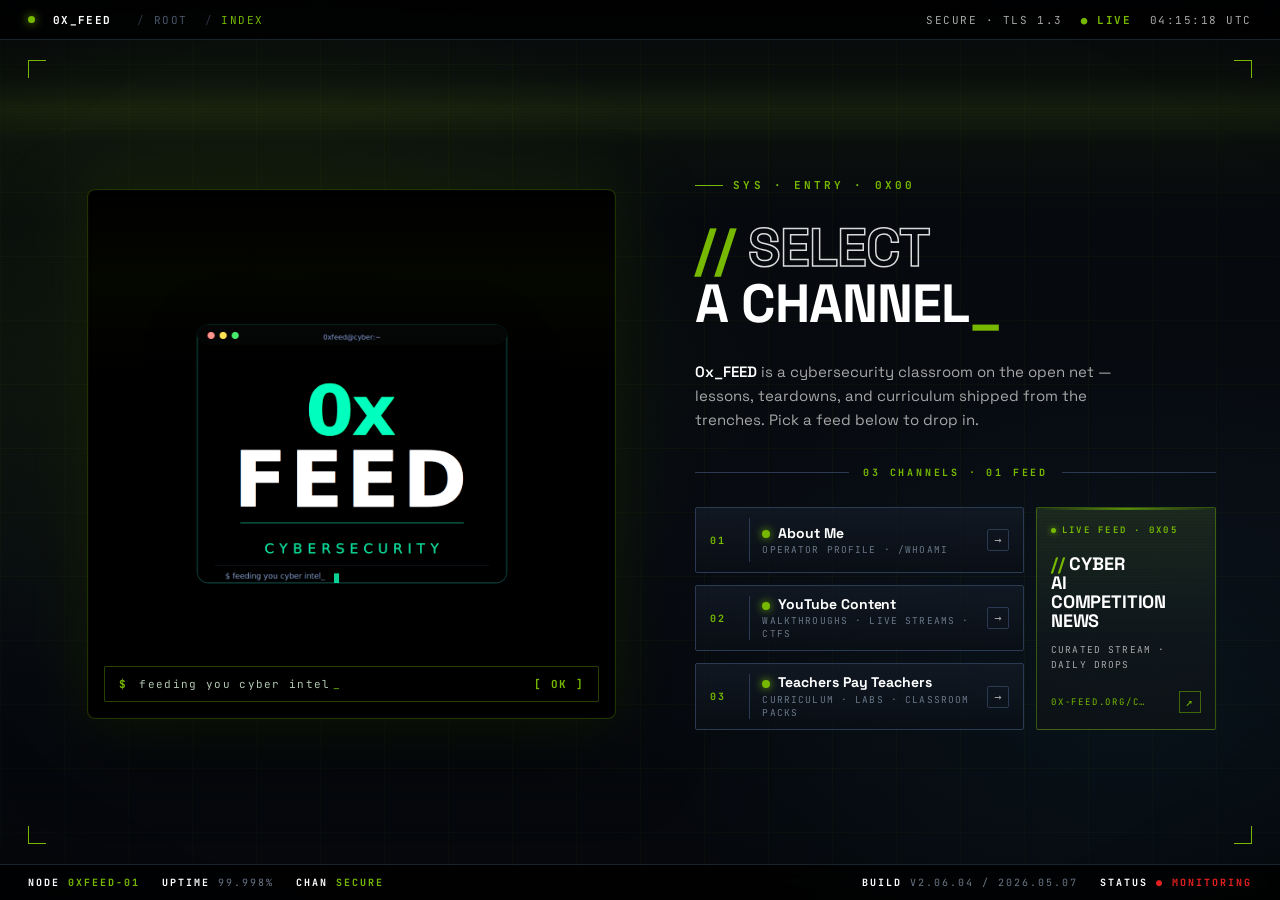
<file: index.html>
<!DOCTYPE html>
<html>
<!-- ============================================================
     0x-feed.org — SEO-OPTIMIZED index.html
     Drop this in as a replacement for your current index.html.
     All content/design is unchanged — only <head> is enhanced.
     ============================================================ -->
<html lang="en">
<head>
<meta charset="utf-8">
<meta name="viewport" content="width=device-width,initial-scale=1">

<!-- ── PRIMARY META ─────────────────────────────────────────── -->
<title>0x_FEED — Cybersecurity Education & Intel for Students</title>
<meta name="description" content="0x_FEED is a cybersecurity classroom on the open net — lessons, teardowns, curriculum, and daily intel from an educator with 12+ years in the field. YouTube, Teachers Pay Teachers, and live threat feeds.">
<meta name="robots" content="index, follow">
<link rel="canonical" href="https://0x-feed.org/">

<!-- ── OPEN GRAPH (Facebook / LinkedIn / Discord) ─────────── -->
<meta property="og:type"        content="website">
<meta property="og:url"         content="https://0x-feed.org/">
<meta property="og:title"       content="0x_FEED — Cybersecurity Education & Intel">
<meta property="og:description" content="Cybersecurity lessons, teardowns, and daily intel for students — delivered by a practitioner-educator. Drop into a channel.">
<meta property="og:image"       content="https://0x-feed.org/assets/og-card.png">
<meta property="og:image:width"  content="1200">
<meta property="og:image:height" content="630">
<meta property="og:site_name"   content="0x_FEED">
<meta property="og:locale"      content="en_US">

<!-- ── TWITTER / X CARD ──────────────────────────────────────── -->
<meta name="twitter:card"        content="summary_large_image">
<meta name="twitter:site"        content="@0x_feed">
<meta name="twitter:creator"     content="@0x_feed">
<meta name="twitter:title"       content="0x_FEED — Cybersecurity Education & Intel">
<meta name="twitter:description" content="Cybersecurity lessons, teardowns, and daily intel for students — delivered by a practitioner-educator.">
<meta name="twitter:image"       content="https://0x-feed.org/assets/og-card.png">

<!-- ── FAVICON ──────────────────────────────────────────────── -->
<link rel="icon"             href="/assets/logo.png" type="image/png">
<link rel="apple-touch-icon" href="/assets/logo.png">

<!-- ── STRUCTURED DATA — WebSite + Person ──────────────────── -->
<script type="application/ld+json">
{
  "@context": "https://schema.org",
  "@graph": [
    {
      "@type": "WebSite",
      "@id": "https://0x-feed.org/#website",
      "url": "https://0x-feed.org/",
      "name": "0x_FEED",
      "description": "Cybersecurity education and daily intel — lessons, teardowns, and curriculum from a practitioner-educator.",
      "publisher": { "@id": "https://0x-feed.org/#person" },
      "potentialAction": {
        "@type": "SearchAction",
        "target": { "@type": "EntryPoint", "urlTemplate": "https://0x-feed.org/?q={search_term_string}" },
        "query-input": "required name=search_term_string"
      }
    },
    {
      "@type": "Person",
      "@id": "https://0x-feed.org/#person",
      "name": "Robert Speciale",
      "alternateName": "CyberSpesh",
      "url": "https://0x-feed.org/about.html",
      "jobTitle": "Cybersecurity Educator",
      "sameAs": [
        "https://www.instagram.com/0x_feed/",
        "https://www.youtube.com/@0x_feed"
      ]
    }
  ]
}
</script>

<!-- ── PRECONNECTS (speed) ──────────────────────────────────── -->
<link rel="preconnect" href="https://fonts.googleapis.com">
<link rel="preconnect" href="https://fonts.gstatic.com" crossorigin>

<!-- ================================================================
     EVERYTHING BELOW HERE IS IDENTICAL TO YOUR ORIGINAL index.html
     (paste your existing <style> and <body> here)
     ================================================================ -->

<!--
  ACTION ITEMS (things you need to do outside this file):
  ─────────────────────────────────────────────────────────────────
  1. Create /assets/og-card.png  — 1200×630px branded image for social shares
     (your logo on the dark background, site name, tagline)

  2. Create /robots.txt in your repo root:
     ──────────────────────────────────────
     User-agent: *
     Allow: /
     Sitemap: https://0x-feed.org/sitemap.xml

  3. Create /sitemap.xml in your repo root:
     ──────────────────────────────────────
     <?xml version="1.0" encoding="UTF-8"?>
     <urlset xmlns="http://www.sitemaps.org/schemas/sitemap/0.9">
       <url><loc>https://0x-feed.org/</loc><priority>1.0</priority></url>
       <url><loc>https://0x-feed.org/about.html</loc><priority>0.8</priority></url>
       <url><loc>https://0x-feed.org/youtube.html</loc><priority>0.8</priority></url>
       <url><loc>https://0x-feed.org/tpt.html</loc><priority>0.7</priority></url>
       <url><loc>https://0x-feed.org/cyber.html</loc><priority>0.9</priority></url>
     </urlset>

  4. Add same OG/Twitter/schema tags to cyber.html, about.html, etc.
     (cyber.html already has description — just add OG + schema)

  5. Submit sitemap in Google Search Console after deploying.
     Verify property with HTML file or DNS TXT record.

  6. The site is JS-bundle rendered. Google CAN index JS SPAs, but it's
     slower. Consider adding server-side or static <noscript> fallback
     with your core content text for insurance.
  ─────────────────────────────────────────────────────────────────
-->

</head>
<body>
  <div id="__bundler_thumbnail">
<svg xmlns="http://www.w3.org/2000/svg" viewBox="0 0 200 200">
  <rect width="200" height="200" fill="#05070a"></rect>
  <rect x="60" y="60" width="80" height="80" rx="4" fill="none" stroke="#76b900" stroke-width="2"></rect>
  <text x="100" y="108" text-anchor="middle" font-family="ui-monospace, Menlo, monospace" font-weight="700" font-size="22" fill="#76b900">0x</text>
  <text x="100" y="132" text-anchor="middle" font-family="ui-monospace, Menlo, monospace" font-weight="700" font-size="14" fill="#fff">FEED</text>
</svg>
</div>
  <div id="__bundler_loading">Unpacking...</div>

  <script>
    
document.addEventListener('DOMContentLoaded', async function() {
  const loading = document.getElementById('__bundler_loading');
  function setStatus(msg) { if (loading) loading.textContent = msg; }

  // Error sink persists across replaceWith since it's on window, not the DOM.
  window.addEventListener('error', function(e) {
    var p = document.body || document.documentElement;
    var d = document.getElementById('__bundler_err') || p.appendChild(document.createElement('div'));
    d.id = '__bundler_err';
    d.style.cssText = 'position:fixed;bottom:12px;left:12px;right:12px;font:12px/1.4 ui-monospace,monospace;background:#2a1215;color:#ff8a80;padding:10px 14px;border-radius:8px;border:1px solid #5c2b2e;z-index:99999;white-space:pre-wrap;max-height:40vh;overflow:auto';
    d.textContent = (d.textContent ? d.textContent + String.fromCharCode(10) : '') +
      '[bundle] ' + (e.message || e.type) +
      (e.filename ? ' (' + e.filename.slice(0, 60) + ':' + e.lineno + ')' : '');
  }, true);

  try {
    const manifestEl = document.querySelector('script[type="__bundler/manifest"]');
    const templateEl = document.querySelector('script[type="__bundler/template"]');
    if (!manifestEl || !templateEl) {
      setStatus('Error: missing bundle data');
      console.error('[bundler] Missing script tags — manifestEl:', !!manifestEl, 'templateEl:', !!templateEl);
      return;
    }

    const manifest = JSON.parse(manifestEl.textContent);
    let template = JSON.parse(templateEl.textContent);

    const uuids = Object.keys(manifest);
    setStatus('Unpacking ' + uuids.length + ' assets...');

    const blobUrls = {};
    await Promise.all(uuids.map(async (uuid) => {
      const entry = manifest[uuid];
      try {
        const binaryStr = atob(entry.data);
        const bytes = new Uint8Array(binaryStr.length);
        for (let i = 0; i < binaryStr.length; i++) bytes[i] = binaryStr.charCodeAt(i);

        let finalBytes = bytes;
        if (entry.compressed) {
          if (typeof DecompressionStream !== 'undefined') {
            const ds = new DecompressionStream('gzip');
            const writer = ds.writable.getWriter();
            const reader = ds.readable.getReader();
            writer.write(bytes);
            writer.close();
            const chunks = [];
            let totalLen = 0;
            while (true) {
              const { done, value } = await reader.read();
              if (done) break;
              chunks.push(value);
              totalLen += value.length;
            }
            finalBytes = new Uint8Array(totalLen);
            let offset = 0;
            for (const chunk of chunks) { finalBytes.set(chunk, offset); offset += chunk.length; }
          } else {
            console.warn('DecompressionStream not available, asset ' + uuid + ' may not render');
          }
        }

        blobUrls[uuid] = URL.createObjectURL(new Blob([finalBytes], { type: entry.mime }));
      } catch (err) {
        console.error('Failed to decode asset ' + uuid + ':', err);
        blobUrls[uuid] = URL.createObjectURL(new Blob([], { type: entry.mime }));
      }
    }));

    const extResEl = document.querySelector('script[type="__bundler/ext_resources"]');
    const extResources = extResEl ? JSON.parse(extResEl.textContent) : [];
    const resourceMap = {};
    for (const entry of extResources) {
      if (blobUrls[entry.uuid]) resourceMap[entry.id] = blobUrls[entry.uuid];
    }

    setStatus('Rendering...');
    for (const uuid of uuids) template = template.split(uuid).join(blobUrls[uuid]);

    // Strip integrity + crossorigin — blob URLs from a file:// document inherit
    // a null origin, so crossorigin forces a CORS fetch that SRI then rejects.
    // The manifest bytes are ours; SRI protects against CDN compromise, not this.
    template = template.replace(/\s+integrity="[^"]*"/gi, '').replace(/\s+crossorigin="[^"]*"/gi, '');

    const resourceScript = '<script>window.__resources = ' +
      JSON.stringify(resourceMap).split('</' + 'script>').join('<\\/' + 'script>') +
      ';</' + 'script>';
    // Inject after <head> so the DOCTYPE stays first; prepending the script
    // would push the parser into quirks mode. DOMParser always emits a <head>
    // (synthesizing one if the source HTML omitted it) but may carry
    // attributes through, so match the full opening tag. slice() rather than
    // replace() keeps us clear of $-pattern substitution in resourceScript.
    const headOpen = template.match(/<head[^>]*>/i);
    if (headOpen) {
      const i = headOpen.index + headOpen[0].length;
      template = template.slice(0, i) + resourceScript + template.slice(i);
    }

    // Parse the template and swap the root element. Scripts inserted via
    // DOMParser/replaceWith are inert per spec — re-create each with
    // createElement so they execute, awaiting onload for src scripts to
    // preserve ordering (React before ReactDOM before Babel before text/babel).
    const doc = new DOMParser().parseFromString(template, 'text/html');
    document.documentElement.replaceWith(doc.documentElement);
    const dead = Array.from(document.scripts);
    for (const old of dead) {
      const s = document.createElement('script');
      for (const a of old.attributes) s.setAttribute(a.name, a.value);
      s.textContent = old.textContent;
      // text/babel scripts with a src: fetch and inline. transformScriptTags
      // does XHR against the src, but blob:null/ from a file:// origin is
      // silently dropped. Inlining makes it a plain inline babel script,
      // which transformScriptTags handles unconditionally.
      if ((s.type === 'text/babel' || s.type === 'text/jsx') && s.src) {
        const r = await fetch(s.src);
        s.textContent = await r.text();
        s.removeAttribute('src');
      }
      const p = s.src ? new Promise(function(r) { s.onload = s.onerror = r; }) : null;
      old.replaceWith(s);
      if (p) await p;
    }
    // Babel standalone auto-transforms type=text/babel on DOMContentLoaded,
    // which fired before we swapped the document. Trigger manually if present.
    if (window.Babel && typeof window.Babel.transformScriptTags === 'function') {
      window.Babel.transformScriptTags();
    }
  } catch (err) {
    setStatus('Error unpacking: ' + err.message);
    console.error('Bundle unpack error:', err);
  }
});

  </script>

  <script type="__bundler/manifest">
{"6414510b-24ad-4bd9-a4f8-e6da022a117f":{"mime":"image/png","compressed":false,"data":"iVBORw0KGgoAAAANSUhEUgAABDgAAAQ4CAYAAADsEGyPAAAQAElEQVR4AezdB5wcZfnA8We2Xtm9uySXXHq99EpCIAQSEkRpgkpHUFCkiCgdpYggEERUBEEg6F9QKYoI0jsJoZOQHtJ7u1za5fbK1vnPXghpV7bN7JTffW7vdmfeeZ/n+b6Tu90nu3su4QMBBBBAAAEEEEAAAQQQQAABBOwuYPv6aHDYfokpEAEEEEAAAQQQQAABBBBAoG0BRlhdgAaH1VeQ/[base64]/ZeUGAggggAACCCCAAAIIIIAAAghYUSC9BocVKyRnBBBAAAEEEEAAAQQQQAABBBBIT8CCo2lwWHDRSBkBBBBAAAEEEEAAAQQQQCC/[base64]/AA0O+68xFSKAAAIIIIAAAgi0JcB+BBBAAAHLC9DgsPwSUgACCCCAAAIIIKC/[base64]/[base64]/[base64]/[base64]/qkcAAQQQQAABBBBwjgCVIoAAArYWoMFh6+WlOAQQQAABBBBAAIHUBRiJAAIIIGBlARocVl49ckcAAQQQQAABBIwUIBYCCCCAAAImFqDBYeLFITUEEEAAAQQQsJYA2SKAAAIIIIBA/[base64]/[base64]/NSADBBBAAAG7C1AfAggggAACCCCAgO4CNDh0JyYAAggggEBbAuxHAAEEEEAAAQQQQCBbARoc2QpyPAIIIKC/ABEQQAABBBBAAAEEEECgDQEaHG0AsRsBBKwgQI4IIIAAAggggAACCCDgdAEaHE4/A6jfGQJUiQACCCCAAAIIIIAAAgjYXIAGh80XmPJSE2AUAggggAACCCCAAAIIIICAtQVocFh7/[base64]/[base64]//el3gHV17lHdJP9Q7lggHnAOcA5wDnAOcA5wDnAOeAgefAkL6qd3Dfq7yVfS709Op1jK9r10HafdaUH8dpY/lEwDEC/MNwzFJTaFsCvooew5K/OPyDBlxTXFx2ok8NlnvChWuLtvjf8K+TfxZvDLYr2+IPcsGAc4BzgHOAc4BzgHOAc8A254Dp79v517o6eav9Txfs9L1fGC1s9HnKhvn79788+R9wnh49JrR1H5f9CDhJgAaHk1abWpsV8PTp8Q3fkMpb3EVFQ/zbCz8q2eZ5pGiX69misLxfHFOW+nzu6sJCX4PXG4k1OwEbEUAAAQQQQAAB2wpQWL4FkvdDixWltkBxbyiIuuYVNshrJTu9/xfY7Hu2UCku9Q/sf52vb6/vanny2E5D4NPZAvwjcPb6O7p6reM9MflsDX806CrelLgvEHK/UuiWtY5GoXgEEEAAAQQQSE+A0QjkScDjke0FDa5pJdu9D/kbA2u0Rsc17l69TspTOoRFwBQCNDhMsQwkYahAWe+y5FP6CpRgp6Kq2F+KwvK+x1MQNzQHgiGAAAIIIOAQAcpEAAH9BQqi6tzCquJHi9SAK/l+HUXl5V30j0oEBMwnQIPDfGtCRjoKeLp1O8Jf4bmgcKv3pcIGec1DY0P4QAABBBDIqwDBEUAAgZwIJF9OXdCgvlu41f9SvF2HMzw9ekzMycRMgoCFBGhwWGixSDU7AV/v3t/2FZYMLdqS+JtflE3ZzcbRCCCAAALGCBAFAQQQQCAdgeT9XO+m+FN+X3GfL9+bI53DGYuApQVocFh6+Ug+VYHkD3ev4g94qz3P8qyNVNUYhwAClhAgSQQQQAABBA4QKCz0NSTfNN8XK454+/X5/gG7uYmAbQVocNh2aSlsj0DymRtetcBVFHI/7/PFo8IHAgg4SoBiEUAAAQQQcKpA8iXZvoh/M00Op54BzqubBofz1txRFSffc8PjKSz3bPe97KjCKRaB1AUYiQACCCCAAAI2FihqdH3oSfgak//pZ+MyKQ2BJgEaHE0MfLGlQFnvMneg8HD/tvAzPHPDlitsUFGEQQABBBBAAAEErC3g2+570+MtqPB2736YtSshewRaF6DB0boPey0s4O3i+YF/u/dlD38pRd9VZHYEEEAAAQQQQAABUwsk/7PPtSn2X1egcKJIpd/UyZIcAlkI0ODIAo9DzSuQ/LNY/jrfOr8J/lqKeZXIDAEEEEAAAQQQQMApAsk3HvVsd73hHRS/yCk1U6fzBGhwOG/NzVaxLvkoRQWjvLWNb+oyOZMigAACCCCAAAIIIGBBgSLVvdIX8dXxUhULLh4ppyRAgyMlpnwOIna6Ap5evY7Rfmwv5aUp6coxHgEEEEAAAQQQQMDuAsqW+EtKoOhrdq+T+pwpYP0GhzPXjapbEXAVe4/y1TV+1MoQdiGAAAIIIIAAAggg4EiBppeq1HkWJV/S7UgAira2QBvZ0+BoA4jd1hLwVfQY5m5wL+bZG9ZaN7JFAAEEEEAAAQQQME7AtSPyoau48EjjIhLJKAGnx6HB4fQzwGb1q0HP4e4a9wKjyqos8P3q1wM7104/qn/t6uOGNl2S12/TtvUr8N2Q6zwqu6gzbjtPqZ12t7t21WOepkvy+q3nKrX9KtS3cx0v3tX1aMGFxbUlf2pf2/[base64]/7J5iwd+xkAABAASURBVMZ/juq1/MI+5eJSlBbDubV9F/Utl+fG9VybTZMj2dz41y2uBRce59bitRhO3C5FLjrBJc/c6F6aTZMj2bAov6NsWdE3i6TVgFq84lOKpPz20mXJY4QPBBBAAAEEEEDA7gI2qs8vyiaX2xewUUmUgoC4MEDALgJer7eXhF1Vetdz18jOyyeUp/67YGLHoNw1tCLjZ5XccaGyYMKw1P+pThzuktu/l2xyZCZRdklgmW+kL+WDfaP8UvqjwDLhAwEEEEAAAQQcLwCAtQQ8YaXK36lHP2tlTbYItCyQ+qOmludgDwKmEFDc7u5qXN2iZzLJ99y4oHf7tENc2KeD9PH5fpHugcn33LjgG+50D5MLj1ekb2f1rXQPTL6vRtGJhekeJsUnF0qii+vPaR/IAQgggAACCDhLgGoRMJWA0qCsi/ulm6mSIhkEshCgwZEFHoeaS0D1SoUadlfrmdX3e7W/1qUoaYdwa8d8v3f7m9I98Htfc41ypR9Oki9XOe8Y9+Hpxis+ofBsySSgdkzhcUXfSzce4xFwkkDMU1pbUtH9ufIuXd4NFPjOj8cjGf0ODscLagvLu9Z27Nbj04qu7WYkErFSIxxVNa54O/Ss7dSh6NFMc9crTzXQtbZTl/Zvq3VqUK8YzGuUAHEQQMBQgYirWvF5ehsak2AI6CiQ0Z0rHfNhagQyF/B4ityRxsbMJ2j7yEkdS9oe1MKIyZ3Sv989aUTm/0Qnj0y/M+I7xN9C9m1v9o9O/WUtbc/GCATsI5BsDHgqhtaOGT9CKvt0OrZj996HDjx87APD+1fUeBtjBelUGo4FansfNkaG9O8i7dqVDA4EC0b54m5POnNkOjaRiCuBrj2lR0Xx2fF4obu5eRoaPEWuova1pR27PlFeUfFSaVnJb30ilc2NzeW2gg7dpEevdocFCuOGNHtymXvac3EAAgggkEOBhEvdIV7J/A5uDnNhKgRyIeDKxSTMgYApBBT1Dx5PIKpnLj2KvRlP37NIu5uf5tE9OqbfpNgTomcGx3oqmn3MsmfKVr97Omd+bKsTsxMBiwtEfb129R/QXmIb5svn73zeZdGn75fMWVwjvh4DpVtFwQPplKcEOkqH4phUzZ91/9IFC4MrlmwKxrzKtnTm0GNsY2PAX9BlQO0hx4yrOmRkP+natf0pJR06Hl1ROfjHwycePntQ/y61vnhiuB6xD5yT2wgggAACqQv4Yv4GcSl/Sv0IRiJgbgEaHOZeH7JLRyDzXkDKUVQ15aEHDVQl/YONjpdBinvrzCbZvbNwDQHbCQS6dpFi2S4bV2w9UYokpChutX79aqmq80qHHh3OSj6LIxwrri3t1rO2U6n/3n1f/hGOB2rLuvWY0aHEf6e7rHttzx6l4lMUKerc62cVPXosLA94bkk+Q2QPmuprV1vWufvLHbt2eb806L8uGvV59uz78nvTt1TG1YsEfGVdasu7df+gfVngd+5YoKLp4AO+hGNFtd3GDN06qJsi2+Z98ptP3/+g9Iu5C4IrFy0ILp35SfCTD5bKNk83GXrEoA9LFPXYAw5vupnwldWWderxfDLvsrLgfb4vn/UR9Xes7dij00xfNHbQG+C5yrrVVnQue12rv6RpEu1LQvW43MFOtR269nivvLzsn8m/QqVtPuizrfr3vOTFHfWVu4Mda9t37TEjuTZaLAN+0xyULhsQQAABfQW03yv6BmB2BIwToMFhnDWRDBCIeMLpv0NmGnmtr8/8CSLrMjh2/VY1jez2H7oug3cjiW2J7z9JGrdiVYk0RjMUAbMK5DavxsbCgpKyApFQjdTFE/P3zO7z1JTU7IyKUloqHq+nwufeVdLoKZfuI4f8qFvA/+PkuHg86OowaIhU9iodFa+NvKd4/eL3e0QRl3j9BeIvKOjp8bl6ifZRpxYGS/ofWnvoEUOlZ7cOE9t17DqyzyGH3XLoyA47vIlYd21I02eq48KJ0tp+h4zfNGJ4L+nUof2I8srhl4w8vOfSoHv/x/dNOQ4eJj3c62XBpwuGVNdF73S7ffv9MPDEdwTXzf60fPHWoPQd2eM5JRLt1JSM9iWZT+mAQ2vHHjFMevfs8LV25RUjuw0a8cPhh3Sf7Y272qlRr7TrPWBgr64FD+3bXAhHS2u7De4rnYvV8fF4tE6bSnPxS/mwsQuHD+kqHco7HNJl0PBvjTpy8IJSj3wruT95ScZLxamgQzfp2bvbYT1Hj1w1pG8HCRQVjSoo9DY9AyWcCNa2697jk/YBzy/2zSk5PxcEEEDAagJ633e2mgf5Wl/AZf0SqACBvQKuhNJu763cX3u3elfGk76zpTbtY9+du9/jhLSOf2dO+sdGPg+nFWPfweEsjt13Hq6bXID00hJQ3J5qn9bfUMON0iDy1Q8QRXGrkcaIiNsvfpfaO3l71/LFsm5XkXQb2uc3Rao6wNWpR02/rops+2LJczsSsTdi1SuCy1ftlKgake3LF1+/dtmy4ObtkQuTx5Z2H7ixf2eRqrkfPz535uclS+fOCs78ZJU0tO8rld2Db+55IJ7KuOTY0n4DpFugTtZ++snPF82bF1zy2fsli7cHpWOZsl/9iWDHmt7lIVm1YN0pMZd3XXJnwte+tqxzl5fbty95yB2Xnt4OXWvLi11f27l0iVR5ukvfisL7kuOSl9IegzdWdlakeu5n/5n1yaelS+fNCS746L2SmQuqv1Wf8NS6o7Wlm7cmpKR75yN8CW9Z8pjkxdOpi5R7G2TL+p3XezwFuzuzBR2kXWKlzPxgTq/kPLM+WCjViXLpN7jzP/e8+Wgq9Sfnb7r4S6Wg5ouGz2eubLd2+ZLg2s2hY5PWirdEKvr2HtK1Q8GNTeP4ggACCFhYwBtNaL+lLFwAqSNwgAANjgNAuGltAXeBq7ueFfx9zfYp8QxeipE85p+rt92ebm7/eCvxaTyhpnuYJI/559uJGekeWPdaw9OSQbzkMQ2vNfwt3Xh2HE9NCOwvoIg7+Zs2fnDDMdH0b80lHrcERfvwe+uDG+avkF3+blI5bMisQYM6SGLDUlm8Ofqj5ANrbUizn+FosLZT96AkqlfLyi3qVXvGuhvXlKzbHJOiLh27J5sDqY6LxNrv6ti5QKKb1sim+vDDyaDJOXetXCNbI3t/HjU1Qrp2lMTGtYnt0dj05DhXx6G1h4wbJN0r2k0s697/vKFHjFzYt7KPdArIqX5PKFi1sVFKOrf7ZiTi9oajJbUV3YslsWWVLN8Su3jPMz+SsZRo+B2vNxJzu2sT29ZXSzTYWcoDsfOSMRobA/7y7uXi2rVJttVHn0pua7okamXj8q3nezyyPXnbp24PrllTI0q7Cu1Y9YhU608e23SJ75RNa2rPSObRdPvLL2q0RjYtWzNzw9bwrV9uavoWj3vK/O271nbq2XNJx84d3yjwuk5KGjXt1L6E44W1wfaBe1p62ZA2hE8EEEDAcAG1wFVheFACIqCjQPJul47TMzUCxgok/K6eekZc0Ri56/9Wpf9+fo+u3CorI9Hfppvbiirla//3upruYfLoqwlZtUU5Md0D3RsTF9W9pP0/c5oH1r1QL67NiZ+lcBhDEHCYgKo1HLWS3Qf/unW5ks+GSEgsLl89vcsX3xxctnS7uMs7SjCyQVZ8sWO03y8RbYaWP71FUuwXSXhKpGufLtOS75mRvHTs3uv9Mm27UlgofjXaTlIeVyiFXpGGXaGZbvfel5uosYaOdU0vBtmdSiQa3FVSKlK7vfZPyXHhRIfaXgNKpX7JrDlzP59TunLerOC8lVEp3Of/BsO1dRIvKpJCJVqazCf53sv1NbuWHdhE2B1h99fE9o1SXV8oHbu1nxKPR1yuYNnWzu1U2bmh6t2I27dz9yjta7RO6iLKTO3aV5/RUEiiUiBFhcq4ZLyUnPYcHW2QqBpfsefmnu9+VyhYs2nt5B110T8kmzHJ7RFv59oBR45bN3RgV2nfrn3Xjr0HHjHsyCOfPmTsqF19KitrewwcVnvIhDHSp73n0uR4LggggIBZBFSf8tXLBs2SE3kgkI3Awfe4spmNYxHIs0Ci2PWo3in8YmFVz+nVoZTDTNPG3rRoa4/UDjh41M1/jw+YPl89eEcLW6bNU+VX/1T7t7C7zc01j4b6h2e3/nhq30mSY2sfDvXedxvXEUBgt4Aaj3WMNIoovgIpFCmRLz+S/7PvK/CJxMOSiMuaLzdL8gF8oF1A3Mneh69I/H514J59LX9PDtb2ajGCweCIfS8F8V2ybUutRGJKMgttkPbZ5jhtjKjJJ2aFk9f2Xtzqfs9DUTzi9UYlElFWJscogTIpce2ULRsbLnN/2RgJb94sO2Jf5pcclMEz4PzeuuDmDbvEU9FVyhTf2GDyTVtj1bK5KnaDpPXxZR4p1S+aQBqTe11Sv2L267Pf/rzz4rlzggs/ml7y2SdfyPpqjdDnE088JFsWzvrLJ/O3dPJ6I7E0ZmYoAgggoKtAotBdqWsAJkfAYAGXwfEIh0B2Am0crXoUqa4u1O5RtjEwi91ud2LHqR+v6Tl15VZJvvSkpamS+x5eUS2nfbyuh9sd29nSuLa3K5vOnBIbMPWVhMSbntLe/BHJfQ+/HJez7oonmxubmx/V9la/yOZtt+zsX/e/ekk+wmnxCC2XuufrZMcNO3p7vcq2FsexAwEHCxQUNDTW7tR6C8FSKRLv4D0UkVjJrtIyr6i7aqQhFv/q36u7YlRNvy4iWxd+8dHmSDvpM7zHU0okUrHnuGa/R+ulQetJqjvXy/KFc0tXLf4iuN9l6cZgpMC1UVIe16DNp0hhUcGRqhpX9sRU3K6tRYV7biW/JyQWd4vbrXZM3lKSz0jRWiDRuLL3Z7B2W/tRkdzddPGXBMRdXy8NqrdGonVSr+VdVFrSv62XbTRu2ig7lfbSpXuXf1R0KZDwps2yS418Ift+eIul2Kceuu8mXyAgXmmU+gb145Tr33eCFK/76jcGN1XXna4WJZqe46IoblVp2BrcumZpcNWiRcFVy1cHt9Y0XFVY6GtIcUqGIYAAAoYIqH737w0JRBAEDBJwGRSHMAYJEMYYAbfW5Lh58abg+LeX3vng8mpZtKsx+RcSmi7J6w9o2458e8nttyzZHMyuubGnHmXTL/+RCB51TeyTB19MyKK1qtRpj5mSl+T1B16Iy5FXxWb86p9qUDviqwdL2vWMPpNNjsa/hILVl277R+jZeomuionaqDZdktdDz9ZJ9SXb/tb417ogzY2MiDnIQQK1m6qkTntw3q1/uzeUeldxsmlQ1K23VBRHZdvabf+KFni0f80iEU+X2v4DO0hi/RJZumH7SasWrJPGkt4yqF/72clndrRE5vfuCm5eFxJvt37So13xb/cd25go7O73+85Jxkx1nM+zvaS6qlH8XbtKict1+J64/opu0sH/Vb9DfJ6akrqQV0pKC76fnF8NhaReKZXyDu7L9hzjKmsvpd7dz0CLSPvaHj38sm0TQ/wBAAAQAElEQVT9tr/6fPGo31sbrFpfJ0qnPlLZ2fO3PU2O5Fzi8x+/53ZyLp+6uWTz5qiU9OvXpaOvTrZs3HWF+8tniST3N11cQenav9PjsZi0F+0jonSo7dW7VNQdVbI1pHzkT9FJO7TVz3AiUFvapee77Yq9Vzfl2upodiKAAALmFXC5PKq49/5cN2+mZIZA6gKu1IfaYiRFOEJgVtSoMldFIr+5benm4KT3lwX7vL6w6ZK8/mttWybvudFW3is3K8f++slEcPLP48G+P4g1XZLXb39KDWbynhttxXNtSlwWfiwU3PWz7cHtZ1Q3XZLXw4/VBXnPjbb02I/AbgFveFXJsqU7xN19uBwyedTmIWOP3DVycJlEtEbG6k2xK5OjwrGi2m7D+kpJ4zpZtmTH8GQDwFO/omTpilop7DMw2DNY8PPkuJYuNesXd126SZHOhxx+yZhxh9UMGDGydvChh9UeMenQLwb1KJqaSOx+JkYq45LPPqhZsVQ2NJbLgMNGvNmzV6/NXSqH1w7r45K60O5mRTKP5LidVTuloHu3nr6wdPWqG0rWrYtJxxGjLuzbu+euil4Da0cM6yBKVJHC7gPOGjauv/g3LKxevk25Lnl88lKz7ouuKzar0nH42G+NHT9kx4CRh9QOO2LirjFDOz5T5IoFk2OSl2SsmvVbpNHlEnXnJtm8XX0muX3fi9q4TXZIbzn0qEPWDBg5qvbQo4ZIubJNVnyx+TylWKkV7SOV+rVhrX4q3lLp0r/Xod3K/be2OpCdCCCAgMkFqqq8EZOnSHoIpC1wQIMj7eM5AAFTCuj9MhVTFk1SCCBgSoHkg/PY5gXB2R/Nl5Vrtry3deOaOcs+/eyquYvr2kmRhJJJu4uKRLauWbZk7urvNXqU1cltyeNCK5d2XLJsi0SLioZGIm6v2rBVNq1cv3h7o/ppcsyeS7HSUFu7/PPgZx9qMdZWv7J927Z5m1evemnpxx9d8PmSLaXuL5/tkOo4v6smuGL2h10WLN0q9bH4ivD2dU8s+HDBgDWr18i6qrqn3e6GeDJ2tGq1bIh2lgFDOix2NXiLapbM6jBv8VaJeAsVnxJqWPf5vB+tWLNZdu6q3bhp1swfLllX0y/ZvEkem7wk86lZOjM48+NFsnrd1vd2bt3yxaal8/85f/b6Q6LuxI7kmD0XNR6XhBqTnRuqX9/TsNizr3HbBlm3ZvOnG+fP7TN/4QbZVr117sbFC1+e88GiYTUx+d+eccl4qTjtnm/Hp6EGd82eY/d8V6O7pGrl6kUbtzVO2bON7wgggIDVBJqevSHG/aeg1Xyck6/9KqXBYb81paImAX5gNzHwBQEETCPgju4M7ty8/qTqjZsm1DZE/rLvm016IluD1evXjw7F5HnZ5yP5Hh51m9YFt2wNnZdsDPgSO7Vxm8eGFdesfYZ9ddUdrQnuqtpw1tYN64/csbX6nLpI7Nk9zY2vBmlXUhmntVxC4R2bgsm5tm/fean4lU3RbWuDW7bVX7RnTr+3Prhh3jKpKx8iQ0d33lzqV4clx6xftiS4bvWGTqFo+F87Vi7vsLkm3DXcGF2sKG5VC3/QpxLe3mSzZcOGw7Zv3/Vj7b8Ul+87KPmym/Z9ukhRtFq2bG486NksSmhjcMum7V+LeyNb47Vbgts2rj9qa/X2s+Nu+eoNXPedr63698x3YCMlOYffVRvcsX7d4dtDsd8oLdSTHMcFAQQQMLNAVRXP3khpfRhkOQEaHJZbMhJOVaC6ulNjqmMZhwACCCCQmYAvUR1c+skCqVK6yuAJ46YPHtK/tmvPnis7des1t2vlkNoRE8dvG96/oxQVukakGyH5HhdFvYbWDh47oWZgF5fsXLb2w1qP0vRXW9Kdi/EIIIAAAvsK5OY/A/edkesImEGABocZVoEcdBKYFtv99DudpmdaBBBAAIEmAZ+yK1j9RfKlJotl486IKL6CjoVF3r4S3rlh0/yZN8/6dH6ptvmJpsFpfomGaqWmat2SVbNm3bmkqvYEnjWRJiDDEUAgnwKmjM1LuU25LCSVIwEaHDmCZBpzClRVtQ/T5DDn2pAVAgjYTyD50o+ajWuCG5YvDa5Ztjy4cd3GQbvqI/[base64]/[base64]/Ahs3LixPtnd3v2LID85ENXJAtSOAAIIIIAAAghkL5B8ZnLy/mzyfi3Njew9mcG6AjQ4rLt2ZJ5TgeR7cywK7f7lIJGcTs1kmQtwJAIIIIAAAggggECLArvvuxaGq6rm1dHYaJGJHQ4SoMHhoMWm1LYFdv9yWBSpru7UmOyAJzvhyV8cyUvbRxs/[base64]/AggggAACCCCAAALmFyBDBBBAwPECNDgcfwoAgAACCCCAAAIIOEGAGhFAAAEE7C5Ag8PuK0x9CCCAAAIIIIBAKgKMQQABBBBAwOICNDgsvoCkjwACCCCAAALGCBAFAQQQQAABBMwtQIPD3OtDdggggAACCFhFgDwRQAABBBBAAIG8CtDgyCs/[base64]/[base64]/[base64]/AA2O/[base64]/oNTm4VRCCCAAAIIIICAcwVocDh37akcAQTMIUAWDhEoLx8YLB57hFp4/kmq/65zVe/Tl6ruD65VXatvUZXaO9WaHd/dXr/2/Ofqln3v3rqF50j9gnOk7ovzptStPP/voY0/XCThO1Rl802qa85Vqvuli1Tvg2epvp99XS38+hi1qEvlaIcwUiYCCCCAAAIIINCiAA2OFmnYgQAC5hAgCwSsKZBsaBRNPkb13/k91TPtOnXbqgt21X36LWl4bIKEfzFcomf1lvj4ckn0KhI14BZRFGn5Q9vn84haEZTEyAqJn9RPopcdIpH7viYNb5wh9esumKUsuEL1/OVM1f9drYnStd/4ludiDwIIIIAAAgggYE8BGhz2XFeqcpIAtSKAgGkEmpoaJx2v+v52ubp98fm76t/5hoRvHCqxoztoTQytSaFXpm6t+TG0i8QuHC3hJ7Qmyqrvf+B66wLVd+kEtaBH/4l6hWVeBBBAAAEEEEDATAI0OMy0GuSiiwCTIoAAAnoLBHqPVQtuuUDd8dn3dtW/OEkiF3SXRIc8/or1+SXxtUESeehEaVx85nT3309TCyYMVfV2YH4EEEAAAQQQQCCfAnm895XPsom9jwBXEUAAAQQyFAj0H6/6//QTtX7BqdJ42yCJ9/aIKGKiDy2ZoqDEvzdWGqefLa43z1X93ximmihBUkEAAQQQQAABBHImQIOjTUoGIIAAAgggsL9AoPNoteCuH6v1s0+W8OU9JFGsNRL2H2K+W4pXEscOl/BrWqPj5TPVgjEDaXSYb5XICAEEEEAAAQSyEMi+wZFFcA5FAAEEEEDAagJFZ5ylNnx6mjT+opc1GhsHAiseSZw4Who/OFPcdx+j+jtV9jtwCLcRQAABBBBAAIFmBUy+kQaHyReI9BBAAAEEzCEQ6HaY6n/q52rD04dIvIfbHEllk4W/WOLXf10i049e7j9qEM/myMaSYxFAAAEEEPhSgG/5FaDBkV9/oiOAAAIIWECg+OiT1cbpp0j47Hai2uo3pyLqoP4SfuM74rn28GSTwwKvtbHACUOKCCCAAAItCbAdAV0FbHU3TVcpJkcAAQQQcKRA0Q9/oDa8Ml5i/Tz2rb+wVGK//[base64]/[base64]/J8Z2J4vpJj/q2hu7Zz3cEEEAAAQQQQCBfAjQ48iVPXAQQQAAB0wgEek9SI38ZZcRfSzFNzSknongkcc1k8Z42RE35GAYigAACCCCAAAJ5EKDBkQd0QiKAAAIItCRg/[base64]/stsMkVm6Cl6aoqijrton7tRXifXS++H43W3x3a5c/LRDvv9eIe3atKBH1q8zzdsVVKLFbDxN/z8qT85YDgRFAAAEEEEAAgRYEaHC0AMNmpwpQNwIIOEWg+ITBkciphfkrN9nUWLlevDe/JUUj/naX2vMeJX7Co0r04ieUyHX/UiK/0C4/+6cSPeshJT76TqWoxz9HFX33Q/G+tlOUeB6bHZ0rJfrzzi/kD47ICCCAAAIIIIBA8wI0OJp3YWtLAmxHAAEEbCAQKButRn89WBKefDx7Q2tObNsi3iv+J+3GvlYavfMtpX7B0hvbYq3bsnBu/VMvKNETfqMUTZwm3vfrRbSp2jou5/sVRRI/GCu+Mf3yET3n5TAhAggggAACCNhHgAZHjteS6RBAAAEEzC+gfnOMREe785CoKsqn86Rwwgu/iP7pY2X79uW7Mkmi7sPXlcApL5cV3rUxP8/mKOwk0et6J1PPR4coGZcLAggggAACCCBwkIDRDY6DEmADAggggAACRgoE2h2mRq/vk4c3FtWaG299LMWnfDq84Yvld2db844ds2oabrpfKbxijSgxNdvp0jxeEfU7o8V3RL9EmgcyHAEEEEAAAQScI2B4pTQ4DCcnIAIIIIBAPgXUrw+T6FCjf/2posyeI4Xfnz82VLViQS7rr3/wYaXwjipR1FzOmsJcvvYS/UnPFAYyBAEEEEAAAQSaF2BrrgWMvoeX6/yZDwEEEEAAgZQFAiWj1NjlfcXwPwtbs1F8F86S+k0rZ6acbBoDvX98u73v9cY0jsjF0OSzOIaLb2i/X+ZiNuZAAAEEEEDgIAE2IJCmAA2ONMEYjgACCCBgYYHhAyV6hMfYAtSYuO96X8Kzl+v2fhU1NfN3eK/5TNw1Bj+No6iLxM7r8GtjQYmGAAIIILBHgO8IILC/AA2O/T24hQACCCBgY4H49yslYWh/Q2s4LF0ovkd36f5ajtCilxX/Q9sN/ssqiiS+O1AK2/frYePThtIQQMC6AmSOAAIOE6DB4bAFp1wEEEDAqQKBLseo0VMDxpaffPbG/QukYfuKdUYEdk2dJx6jn8XRva9Ej/WsNaI+YiCAQK4FmA8BBBCwlwANDnutJ9UggAACCLQgoB5bKfH2ur1KpPmo21aL74XQ4c3vzP3W0KrXFe+LDbmfuLUZXQUSP6N7ayPYh4B1BcgcAQQQQMBSAjQ4LLVcJIsAAgggkJnAGG/8tG4Gv7loQpT/LpGG9as+zSznzI5y/2OFuOKZHZvZUYqoX+8nBd0rJ6V6fGDEBLXgkuNVv5GXi7+mFvapPD3VHPUeF2g/Si280GADzbtg0jA1l7UxFwIIIIAAAmYSoMFhptUgFwQQQAABXQQC3dpFYpN9uszd4qTxevE8v7nF3brtmLlS3OsSuk3f7MQl3SR2jPfdZvc1t3FLXBKXT5Dww5OMuzxyrDTeV/mMyBhvcynptK3FaRPXfE0aHjWw/qT1lH6i7jD4GT4tCrADAQQQQACB3AvQ4Mi9KTMigAACCJhMQD2ql8QDBr88Zet6cc9S+hlNEdrxkeJ5x+AHsYpP4sd1SbnU0OYPFd/Fs8QdMvLJBIqoJ40Tz49jkZQT1Wlg8TFnqY1Xl4sYeUomG27XTJfw3BVGRhU+EEAAAQQQMFKABoeR2sRCAAEEEMiLQOIEo1+eoory3jpp3LJsZVYFZ3iw640Nohj6JA6teXBMz7T+mkroo/8q/psMztNVILE7J4h/eKWaIW3WhwU6H6lGHhwpiQID+wxqQlyPTZfYYwu435f1CjIBAggggICZBfhFZ+bVITcEEEAAgVYFUtkZaDdOjU0oSGVo7sYkH1B+sCV386U5k/JZlbgiappHZTm8YxeJj1TS+msqwX+9F/A/V59l4DQPb9dNIvcNkfLygcE0j8zB8DHe+G0TJTrQyLtf2nkwf654bt4wVCtAu6F95RMBBBBAAAGbChj5G9amhJSFAAIImFaAxJICvbtKvIfBv+7iu8Q92+AH7sla91y2V4t71Z4bBn13ByV+ZHo9g6qqeXWeq6aLd4WRTzdRRJ00Vnb8KLDLIJmvwhSfNjwS/mGJGPrSlF2bxX/R5xLZvHyR8IEAAggggIDNBQy+x2dzTcpDAAGLCZCuEwTU8V0l4TG40tBWUb5QBxgc9atwoZ2fKq7ZRr/VhCLxCZ2TOaT12ovQuumK75J54mow8MkFilfiN08U32HGvVQl0PcYNfzHAdq5mBZP0jPzS6JRPDdMl/CnywwMmnm6HIkAAggggEC2AjQ4shXkeATsLEBtCNhAIHF4BzH0f8xF+1iyTcLVPY1+DoUWeO+na96OvTcMuaY9hh5VIUXlvZq6HOmErHv7aaVgSpUoBvY4pLiTRB8cpeXbo2s6uWYytqJiRHHsniMl1t3Au11qQpR/z5DYn+cYGDQTHY5BAAEEEEAgdwL80sudJTM5UICSEUDA3AKB0kPV+Ci/wUmqoizfqcWcFtO+5O3TtaxGjH2jUa3Udh0l1te7UbuW9qfrgWnie6Mx7eMyP0ARdcwoabyqy4bM50jtyNC3jwyFv12c2uCcjFJFli0S/[base64]/+UJcUQPzLuggkfat5G8AABAASURBVAfGiK9z5ZAUUkxrSKBstBp94HCJtzfwHEyExX3rNIlMX2pg0LRYGIwAAggggIBuAuZucOhWNhMjgAACCDhBQB3UThJugyuN14vLyGchtFReLCSujF4s0tKEqWxXJDG4XXJgxg+u6/73D8X/x+0ihvU4tFSHDJfYTZ0XJhPP5SXxk4kSmWjkS6RUUV7+UOJPVRXlsg7mQgABBBBAwBCBHAShwZEDRKZAAAEEEDCnQGJo04NtY5NLNjg2yfnGBj04WmhnyK9sNvDlHk0paM2CAe2lrKx35k/jEBH33e+I/8OIds2gz+QzTy6ZIN6TB6u5ihg48jQ1fGOFqEquZmxrHi31NUul4KfLTpP16xvaGs1+BBBAAAHrCZBx2wI0ONo2YgQCCCCAgCUFxngTfQuMz7yhTty1ideND3xgxEURZWPswI36364olYag5/BsAoW2zVK8l3wknmrtQXs2E6VzrLdEovcdJv4eld9I57DmxgY6jVMjDxwi8SLDuhsi4Z3iveRDaViz8r/N5cQ2BBBAwAEClIiA0ODgJEAAAQQQsKVAoMwTUXvl4dfc5pAUJnz1ZkB1bczDf+S7g6L2Vl/Ltv7QwlcV/5XLRYkb1eTQmhG9B0r0zh7J5pR2I/MK4jceLZGRnswnSPdINSbu37wr0deXZJV3umEZjwACVhMgXwTsL5CHe372R6VCBBBAAAETCPiCkuiWhzy2NcrWrYHGPEQ+KKRSnY8GR7EkeubmjU/qnpzjK3i0xrj340i+VOW7R4nnnKEZv7an+KTz1PBlZSKGtRpUUd7+WNo9UFMifCCAQHYCHI0AApYXoMFh+SWkAAQQQACBZgUqAqJ6DXuUuTeFnWHt+qyo9iX/nzuSuRichuIWtUdhjoLOirp/NU18cwx8qY27WGK/Hy8FlZUXpltEoMdENfKnoZIw8rzbuEp8P/nip1u3LqlNN1/GI5CuAOMRQAABswvQ4DD7CpEfAggggEBmAhXFoubmiQRpxNf+N32HKZ680ZSzsiMiitp01dAvapfc/RGP0JaPFd/Fn4m7xsBCuvSV8O/6/UVkjDd1uDHe2F0TJNrbwKZatEa8l8+Q8NIVD6SeJyN1FGBqBBBAAIE8C9DgyPMCEB4BBBBAQCeBZIPD8N9yqijb8/CsiZYIdzaKkvGLLVqatK3tiqhdcvUMjt2xQjP/p/h/vtbAWrQaTh4nnkuikd0ZtP21+HujI+Gzg2LYS1PUmLjuf1eiz31hYEdFsvzgcAQQQAABBPQVMPyun77lMDsCCCCAAAK7BdSKQgP/ROfumE1fd6b8mLhpuK5farVmSz4aHJ2ansGR0wfe9Y9M9/ufrhVRdRXbO7mrUGJTJoh/aGWbEQMDj1PDv+srWT9jaG/[base64]/6LZ4urXnPO8dzNT6eIOnms7PhB8a7m94skLjxKIl/[base64]/idURLQHoFIfN49kWMsloRqfj98jMVUp0Suw79H32vlfrtdr+oPnDXSWyAMjpKi8R9c9OwMdxqqRP4+VeNCoJ1Jo6zh7thTfsn6QloN2Q/vKJwIIIIAAAgjsJ0CDYz8ObiCAAAItC7DHSgJDfGpu/5BHisUnRMIpDjVimKo1OKJGBDoghuIRKZSBB2zN2c2dO+fs9FzxvnjXGvU4XxF17GhpvKLLhj1FJK6ZKJGxnj039f9es0mSL8+p3bpqif7BiIAAAggggIA1BWhwWHPdyBoBMwqQEwKmEejYUXxSZNT/rO9TtqqKko9nTOyTwn5X1YSWz35bjLmhuEUtkmF6BgutekfxXTJfXGFVzzB759aaNsmmhu/[base64]/IbTutu5KOh0KKb9sg/L/lo+O4Wk8rpDte908Q3zajXBWnn1aAeEq/U6stpFS1Npq3fF/Ol4OdrxmojtBvaVz4RQAABBBBAoEUBo35Dt5gAO1IXYCQCCCCAQKoC2q83gx5g75dR8iFoXhoK+2Wxz418NVy0RoBB/qEdnyveyz4Uz+Yk/[base64]//BHSJaaIOr1SFcQpTn35f4H10+HSZnSgQQQAABRwg4s0gz3Q1z5gpQNQIIIIBA7gXUhEg8D490k4/pDXppRmpo2q/5fOVj+Et1psXcd0wT32ex1GhMO0o7b1cukcKrV5wkMisff+TXtDIkhgACCORUgMlsKaDd87FlXRSFAAIIIOBoAe1BouEPsJPg2q/VfDUUkuEPumgdl7zkk2wwHZSM7htCWz9VfBd/Iu4d2vrrHk2nAA3bxHfxR1K/ZuUrOkVgWgQQQCAlAQYhYEUB7Z6YFdMmZwQQQAABBFoRUBOi5KXBoTUUzPabNR8NDlUVJaq2skD67QrNfVEpuGZVntY/y7rUqLjvnCaRt5dqJ1KWc3E4AgjoLcD8CCBgQgGz3Q0zIREpIYAAAghYTSC0K1Qg9Xl4gK0ooubjPS9aWiDFpeXT0k4dt2sP1JVGOV/HCK1OXfe3Wb6Cv++y2PtxqKK8/pHE79xa2Gpx7ETAMgIkigACCBgvQIPDeHMiIoAAAgjoLrA8ojToHqSZANqvVX8zm/O1SXGLePMQXI2Jq15ZkIfIX4acFXXf+K74Fsa/[base64]/Vfx37RBlDz0ug7MpcXbyWe7/P5dib70Rbor1eKU7EAAAQQQQMCpAjQ4nLry1I0AAgjYXEDZEc5Dhdpj1CITNTgKvCJaSmL0R02D+P1KPhZgn0p3Xw3+672A/7n63TdM91UV5b1PJXj3pvamS42EEEAAAQQQsKAADQ4LLhopI4AAAgikILA9msKg3A8x1zM43NLiMzhyX/reGXeGZevWLnl5F5S9Sey+VlU1r85z1XTxrjDh0ziq1oj/skU31dSs3bE7W74igAACCCCAQDYCNDiy0eNYBBBAAAHTCihbs3t8nXFhZb6MD835gSV+EcN/[base64]/6VVRNpqvwZE0cd33XiffG8lnlyRv5eui+Xz2ufhu3dRLy0DVLnwigAACCCCAQI4EDL/bk6O8mQYBBKwuQP4I6C2wuU6M/+sZiojWVBAZY46nceTl2SSqaRscodDsau+N88QVUfU++1qeX42I++EvpHHHyrUtD2IPAggggAACCGQiQIMjEzWOQcAAAUIggECWArW14tqWhwey7QqkvDxUkGX2OTlcLS/MyTxpTRJvFNeaaFqHGDW4omJEceznQyXh1RpRRgU9MI7ik9it46Sgb9/vHriL2wgggAACCCCQnYAru8M5GoG8CRAYAQQQaFWg0L096FqbhwZH52IJh1VTvE5F7VbUqpEuO+O7RFmr3qLL3FlOWnvGhFD49GKRPPY3moL37C/h+wc8Id2756EDJXwggAACCCBgWwEaHLZdWgpDAAEEnC1QXb0opKzOwzMJggGJtIuNy7/+EF+is8f4NOpD4q1OTDU+cOsRA+O+o4andM/De5I0l5ci6glHiPvcTvXN7WUbAggggAACCGQm4NwGR2ZeHIUAAgggYCEB1xe7jM/WXShqV9eLxgfeP2KgrDisdsnDr/nl26Vui1qzfzb5vRWoOEKNTD1U4sG8PnVjfwSXX+K3TBbf0QPy8DSj/[base64]/Kba+Pu+oprwyRtfFai4RD1rgnguHWn0ifpVClxBAAEEshdgBgTMIUCDwxzrQBYIIIAAAjoIhHY0+txzjX7cqIhaWZqsJq//I69qDQ7V6N/y4W3iXiCTk8Xn+xIoH6tGpo6TePu8LkNqDK5Cid09SfyHVqqpHcAoBBCwnAAJI4CAIQJG3/[base64]/[base64]/11GdJF6gGBu/sUpcn8bPNDbo/tEC7Uar0YfGS6zC4Nr3TyO7W+6AxP44QfxDc/x+HNllxdEIIIAAAghYQoAGhyWWiSQRQAABBDIXWBTxvFEtYuiTOFyiTu4h5eUDg5nnnfmR8a91E2PfYFTD/WydRFaVPp951tkfmbh2skSO9mc0kakO6thTIg8Pk0CgsqOp8iIZBBBAAAEETC5Ag8PkC0R6CCCAAALZCyhvrhV3LPt50pqhd3fZ1Te+K61jcjA4UHqoGv9azvsqrWemquJ+fZ02ZlZU+5KXz+ITz1Ubry0X1cJP3tgLp4h65KFS/8vyLXu3cQ0BBBBAAAEE2hKgwdGWEPsRQAABBKwvsGatuOcndKyjmak97SR+XEkzO3TeVNlLYoMM/vUe2yru10I6F9by9IG+x6jhh4ZJwmeL7sbuQhWPJK6cJN5TBqu7N/AVAQQQQAABBNoSMPgeUFvpsB8BBBBAwJYCeS4qVDNL8fx3q7EvU1FcEv9upZSW9mxnZPmJcyolYej7m2qPv2evksjsWKGRde6JVVo6vF30TxMk1tNGzY09xflKJfrgeCno1+/8PZv4jgACCCCAAAItC9DgaNmGPQgggIBhAgTSX8D1wkpxR7QH4/qH2huhf3+pP7Jg+94N+l4LdDxKjZ5Rqm+QA2dXE+L+7ypt6+pG7Yvhn9HLjtkeOd7A3kpjVJSwalCdWtOme6WEHxj4mEjvAoOCEgYBBBBAAAHLCtDgsOzSkTgCjhKgWASyFijesjLged/[base64]/1/kD3iWpk6khJFBnSO9LS12p95xNp95eaEtefpolvWljbZtCn4pX4TceIb/JA1aCIhEEAAQQQQMCSAjQ4LLlsJJ22AAcggAACmoDy+hfiWa97r0GLtM+np0Sid48Uf6fKfvtszfnVxNXjJdrXqAf7X6YfD4nnb2uTNwx94F1RMaI49vujJVpp4N2Y6rXivXLxLVu3LqkN7ZyteC//WDxbDSy7sL1Eph4mBd36TU6Cc0EAAQQQQACBgwUMvGdwcHC2mEeATBBAAAEnCIS2zFC8fzH4zUZFazqMGCnRmzov14y1G9rXHH8Wn/BdtfGK9pIMJYZ9aA/uZy+S6CsRA98AY3dxtWdMCIVPLxbD6k3Uief69yWycMXt8uVHaNGriv/aVaLEv9yg+zft1Ok3WMJ/6POOyBhD30ZW99IIgAACCCCAQI4EaHCkBskoBBBAAAGbCLj+MV88O7QH50bWo7gl8ZNjxPPT0Tl/+kjgkBPV8N+GS8KvPQA2sqZEWDwPLNEiGvvmooFx31HDU7qLatQ9GDUhylPvS+yx+QdFrHt8ls//VK1xf51HcYl6+lHiuTwW0eD5RAABBBBAAIEDBA76ZX3A/hRvMgwBBBBAAAFrCIRWv6n4/rLDuAele1jcRRL7/UniufqwZHclJ92I4iNOVhv/d5TEKnIy3Z5MU/iulbBwkRQ8G+mUwuCcDQlUHKFGph4q8aBR9Wp1rl4ivhvWHacVod3Qvu73OSvquWGGeFck9tuq6w1XgcSmTBLf4f2byUfXyEyOAAIIIIDAlwLm/UaDw7xrQ2YIIIAAAjoJuP78uXiq8/D40FsssXtOFtc/T0oEuvU7JvPyxniLLvuB2vD6eOP/akoy6USjeO6eL6HQ8urkTWMuY7zxKZMlMsxtTLhklEiNeC//RMLrlr+RvNncJbT+PcV32QJxGfanY7Usgp0lMnW0+DpXDtFu8YkAAgggYDYB8smbAA2OvNETGAEEEEAgXwKhNW8pvvuN/FOf+1Tq8kri3KMk9Pkpb3tvnKwW9Og/cZ+9bVztXlh06rdU78cnReofGCgJw57JsG9aqiifzJXYEw2GvvdG8QWjI43nl4hh77uhxsX14HSJvrK4zaeL1L35pFLwByPf20VLafhIid3ebaGIYSLCBwIIIJArAeZBQC8BGhx6yTIvAggggICpBVxTPxbvYgNfWrCfhvYAtVOFRO/8hjQuPme665XzVd8vjlcLThqnFo0YrgZ6Djm9uMfQ44oHjlKLJh6pFlx0iur7y6Wqe90l9fX/OUKihxdJ3h7WRnaI94bk42rj3nsjMPKbauPv+4pq2JM3VJHZc8T7m+pKSfHD9bvp4vs4muLoHAxTXJL4wUTxfH94vk7iHBTBFAgg0IIAmxFAIEMBGhwZwnEYAggggIC1BULVHyneG5eIK649mM1bKVqjo6hIEicMlshdk6TxpW9L/dxzJbTm+8/Urf3ea3WLz5b66SdL49TxErmwt8S7eyVvjQ3RPtSEuP7xsUSmLzPs/kOgfKwamTpO4u01Ky0FQz7rtojvJ3MkvGX5ilTjhbbPVHyXfSrunWqqh2Q/zl0ssT9MFP/wfgYGzT5tZkAgewFmQAABBJoXMOwOSvPh2YoAAggggED+BOqeX+DzPREy/g1H81dyFpG1x9Brl4r3to3HaZNoN7Svun9O8sRvPkYiYz26R/[base64]/9/af9wb+Ji0mTRMtknDWLNMfD+Y99PGHSvXppxclgMT106WyNH+LGdJ43A1IcrT70vs8fk5u19U9+I/Ff+DO4x9f5eufSTywOCHyssHBtOonqEIIIAAAgjYRiBnv8htI0IhCCCAAAKOFGh6acHP3hTfR2Hd67dMgJ2bxXfe+xJeuuIBo3IuPvE8tfHaclENe/KG1sRZvUR8N6zL+ZunuqdMF9/smFF0WhxF1K+Pkx0/Ltml3eATAQQQQAABxwnQ4HDcklMwAgggYHqBvCUY2vKp4jvnLfHONfJBad7KbT1w3VatufGGRN5falirIdD3GDX80FBJ+AwLKRKpEe/ln+jy5qmh6k8U349nijukNVFa187dXsUr8Rsnie/YgQYGzV36zIQAAggggEA2AjQ4stHjWAQQQCAvAgTVUyC0dobiP/1t8S6I6hnG3HPXbRPv+a9J5OUvDOs0lJYObxf90wSJ9TQspEjyzVMfmC7RVxbrFjT06fOK/5YNoiQMXPKC9hJ5ZJwU9ep7ooFRCYUAAggggEDeBWhw5H0JSAABBHIuwIQIZCkQWv6u4j/5DfHNimQ5kwUPr9kivrNfluizC3R70N+cSvSyydsjxxc2t0unbarI7Dnivbu6UqcAX03r/b/p7X2vNXx1W/8r2tL1HSgNv+/3ssgYr/7xiIAAAggggIA5BGhwmGMdyAIBQwUIhgACbQuEVs9QfKe8LP5XQtr/9Lc93vojtAf8a9eI/+SXJfLSIu0RsnEVFU86S228uYuoRt4rqdMaOT+ZI+Ety1foXWlNzfwd3is/EM9GI5/G4RL1O0eJ+4q4A7t0eq8o8yOAAAIImFXAyLsSZjUgLwQOFOA2Aggg0CQQ2viJ4jv73x0L/1glSlxrADRtteGX5F8R+WiuFB77xhXhGUsMbW4Euk9UI4+OlESRgWETEXH/erpEPl5mWNDQsrcU/5XLxBUz8Dxy+SV+x2TxHdHfwKA2/PdBSQgggAAClhGgwWGZpTJTouSCAAIIOEegtnbp1oar71WKzpor7i02fJwYaxD3vW9I0bc/6dywbMX9Rq5sRcWI4tjvj5ZoPyPvjqiivP2JxH+73cjXwzSx1j0zz+f/a42xzwgKdJLI1EOluFOfkU1J8AUBBBBAAAEbCxh5j8LGjAeUxk0EEEAAAdsJ1D37tFI4/iXx/3enKKodylNFWbpS/Cc/K/Frpil1W1ZVGV1V7RkTQuHTi0UMex6FiGxZI/4rl9wksrpRu2Xw56yo+1fTxbcwbmBcDXfoCGm4u+ccLah2Q/vKJwIIIIAAAjYVyEuDw6aWlIUAAgggYHOB0IoPlPBpv1EKz54lnmVR61ZbVyOeu94U34R3KsOvGftmonvQAuO+o4andBdD33cjXiee6z+QxkXLp+zJw+jvoaqPFN9lc8RVrxoXWlEk8b2J4vnBMCPfBMS4+oiEAAIIIGBqASOTo8FhpDaxEEAAAQRsIVD/72cU77h/9Sy89gtxrzfyf+Oz5GusF/ffPpDC0c9cE7vxHcWIN9hsLuNAxRFq8mUT8aCBTyhIvs/I0+9L7PH5eb/vE5rxjFIwZbMoBvY4xF0ssd9PEv/IfkZGbW752YYAAgggsL8At3IokPdf8jmshakQQAABBBAwTKBh+4J1Db9/XCk65N8DC382TzyLGo19b4WUK9Uez+7cKZ4HZmiNjSd/Ef/hi0rD0uV/[base64]/3AAAEABJREFUkzCQBgII5EKAORBA4CsBGhxfUXAFAQQQQACBbASmxepee1WJnHe/Euz1VN+iM2aI7y+rxb1K+196Qx7DakF27RL3y1+I74o3pGjoPy9PTPyrEnnoA6V22+rF2VSWq2PLykaVJTruEO9vZ4nvLgMvl74j0VeN/fO3qZiFvnhN8Z//gfimGGjxmzni2RWUgi59JqSSI2MQsIMANSCAgHMEaHA4Z62pFAEEEEDAIIGamnmr6v/zshK56GEl3vdXSvGgZ6XwvPfE98cvxPP6ZnGt1Zoeca0hkWk+qnbszpC4Plknnsfmie/Kt6TwyCdFhv69KP7Nx5XI/e8o9UuXPpjp9Hodt3PnnJ0N9/xHidz4jLGXv31m4Jt9pKdX9+pLSuQmgz1ueU1p3LRqRnqZMtrGApSGAAII2EaABodtlpJCEEAAAQTMKlC39DOl4YlXlMhVjyux4/+oJHr9SgmU/aWieOi/pegbL0vhd9+WgstmiP8XH4vvls/Ed/tM8d2pfb/1E/Hd9JH4r3xPCi54Uwq+9aIUHfaUFHb5v3HS7g4lMe5BJfaDJ5XIfW8pDR/OV2T9+gazGpAXAtYVIHMEEEAAAasI0OCwykqRJwIIIICArQRCoRVb6hZ9rtS/OUNpeOpNpfGhl5Xw3c8rkdufVSK3/EeJ3Kx9v+05JTLlf0r4vleUxsffVhpf+ECp/[base64]/[base64]/gZDK0c9KjLGa7JT4Kt0OBf0Pwf2/DvjXDDOeo+5Wb9zLqR7Lhz1wpBBR/5n4MDx/xzQ/4hHKvse+ps+vcZc2737qHO7dhp8bPv2lUNEhvi++sHGFQTsLkB9CFhMgAaHxRaMdBGwmkCfHz0scxa+d/xCLrobzPnfhT8aX7YjYtZzhHPBuH8HnAvGWZv9ZxvnQrrnwoyTF37x/mmLF39w7pKlH168bMVnP1+5euY969bN/ueGqkVvbtu2bKGaWBCORRrVutoadduWKnX9mrXqssWL1TkzP1c/mP6e+tpLr6rPPPlv9a8P/1X9w91/UH/5i1+pl1/8M/W7p31P/frRJ6gjBx32areO/UeZ9Wc1eaUnwGgEEDCXAA0Oc60H2SCAAAIIIIAAAgiYWUBRxO31S1GgRNp37CTdevaQyoEDZeSYQ2T8xAly3EnHy+nnnCE/vOSHctX1V8mv77pV/vTIffLEf/4ub0x7ReZ88cnx66q+mF23bZO6fP5sdfprL6v/nDpVvfOmX6oXffd89WuHH632Lq88WuzxQRUIIICAoQIuQ6MRDAEEEEAAAQQQQAABhwsoiluK2neWfsNGycTjTpRzL7pIbrzj1zL1icfkrY+nycrN86dtXbVIff/V59VHfnuX+pPzzlOPHDLyI5FJHofTUT4CCCDQqoCr1b3sRAABBBBAAAEEEEAgXwIOjau4C6RD78Fy5PHfkouv+4U88I9/yPsLZo2rq3o0+sH/nlJ/e/2V6jcPO0zt2HFIwKFElI0AAgg0K0CDo1kWNiKAAAIIIIAAAuYXIEMHCSSf9dGpUsafcrZcd/e98uLHH8nqOf+ufeUvv1cvOfnras+mN0B1kAelIoAAAs0I0OBoBoVNCCCAAAIIIGALAYpAwL4CikuKug6VEy68Wh5+4XVZtvSVhW/+7R71gklHqL2ld4F9C6cyBBBAoGUBGhwt27AHAQQQQAABmwtQHgII2ENAEV+H/nLsBdfK3955T2Yt+EvDn6//kTq6S+WV9qiPKhBAAIHUBFypDWMUAggggAACDhSgZAQQQMBqAopH2g/[base64]/v8z49B+//+P3v6GWlfUuEz4QQAABGwnQ4LDRYlKKDQUoCQEEEEAAAQQQyKmAIr6u4+SKx16Quf+6ZseZw4eoOZ2eyRBAAIE8CrjyGJvQCGQtwAQIIIAAAggggAACGQgofun5jcvlqfefkccuOUHtXtK9fQazcAgCCCBgKgEaHKZajpwnw4QIIIAAAggggAACCLQo4CoZIuc/9Ky8838/2japR+W9LQ5kBwIIIGABAYc3OCywQqSIAAIIIIAAAggggICeAkqh9D/tFnnl3Xuv/Om4YbxkRU9r5kYAAV0FWm9w6BqayRFAAAEEEEAAAQQQQMAcAooU9vum/PH1p+WRc49WK6XSb468yAIBBAwTsEEgGhw2WERKQAABBBBAAAEEEEAgFwKukqFy0ePPyCO/HNFYEejXKRdzMgcCdhGgDvML0OAw/xqRIQIIIIAAAggggAAChgko7o5yzK2Pyct3HFXVt6Rvf8MCE8jqAuSPQN4FaHDkfQlIAAEEEEAAAQQQQAABkwm4gjLmZw/LKw+cuHRISe/DTZadRdMhbQQQ0FuABofewsyPAAIIIIAAAggggIAVBZQCGXje7+V/f/7mx0NK+hymewkEQAABBLIUoMGRJSCHI4AAAggggAACCCBghEBeYig+qfzu7+S5Px33ycB2fUbkJQeCIoAAAikK0OBIEYphCCCAAAIIIIAAAqYWIDm9BBS/DPjeH+Tft46f27u4d2e9wjAvAgggkK0ADY5sBTkeAQQQQAABBBCwhABJIpCFgFIoIy5/QP7vp0M2dZfuhVnMxKEIIICAbgI0OHSjZWIEEEAAAQQQsJQAySKAQOsCrjKZ9OuH5TfndKtvfSB7EUAAgfwIuPITlqgIIIAAAgggYDUB8kUAAQQUbw8558E/yPWHDlTRQAABBMwmQIPDbCtCPgggoINAXJa+8JDcddf9tr7c/ehHsjkhA3QAtNGUup4Lpjm/OBdSOWU5F1JRcsaYTM6FP8lv73lI/nDvo/KnP/9D/vaP/8q//vumvDH9c5m9aI1s3NEocRs//He1O0Jue/w6OaFbPxtX6YyznyoRsJsADQ67rSj1IIBAMwIxWaY1OG688QrFzpeb//iksnLXymXNAJhkkxnS4FwwwyqYIwfOBXOsgxmyyORc+Jny8+svU665+mLlZz/5vvLD75+mnH3aN5TjJo1RRg/trXRrX6h07HKYDBt3ppx6/o1yw12PyZOvzpTFm+tt0vhQpGDwBfLQlMnSvXBANzOsIjkggAACSQEaHEkFLggggIAZBMgBAQQQQMA2AjuqPlMWfvKM8tzf71J+c+MPlHNPHKsM7lKs9Bp5upz5k9/JQ8/NlFU1cbHsUyAUt/Q69w6594z2622zaBSCAAKWF6DBYfklpAAEnCNApQgggAACCFhdYMP8Z5Vn/nydctmpY5URfcfJ+DN+Jfc+87msr7dgq8NdIafe8yv5Yf9KCyZv9TOJ/BFAoDkBGhzNqbANAWsKkDUCCCCAAAIIWEggtH2m8vF/fq1cfeYYZfjgk+SsG5+U99Y2WupZHa5OX5fbf32sVBZWdrcQPakigIBNBWhw2HRhKas5AbYhgAACCCCAAALmFNi59lXl33edq5x0yGQ59rK/ybuWaXS4pcsZN8qNxwfWmVOWrBBAwEkCNDictNpt1cp+BBBAAAEEEEAAgbwKhLZ/rLzz0A+VUw49Tk6/7Q1ZboGXriju7nLu7T+SiR368lKVvJ49BEcAARocaZwDDEUAAQQQQAABBBBAwAiBUPV7yn9vPU4ZP+5S+cOMLRI1detAEd+Q8+VX5/EqFSPODWIggEDLAq6Wd6W9hwMQQAABBBBAAAEEEEAghwLV86cqvzr5ZDnl1+/JBjN3OZSAHH3d5XJa136mbsXkcGmYCgGnC5iyfhocplwWkkIAAQQQQAABBBBAYLdAqOZT5bVbj1Ymn/mIfLIjsXujCb+6u54s157fK5mZkvzCBQFnC1B9PgRocORDnZgIIIAAAggggAACCKQpsOz5HyunnPgreXFdzJx/aUUpkLGXXiinVPQ1bxcmTXOG6yjA1AjoIECDQwdUpkQAAQQQQAABBBBAQA+BLR/fofzg5Bvl+bXmbHK4e3xbfnpmZz1Kd9ycFIwAAukL0OBI34wjEEAAAQQQQAABBBDIm8C2ufcoF536a3ljiwmfKKEUytE/PE0OK9X9L6rkzZ/ACCBgXgEaHOZdGzJDAAEEEEAAAQQQQKBZgW2zbld+eN5UmdPin5Ft9jADNiriHX6GXDDOb0AsQpv5MKoAABAASURBVCCAAAL7C9Dg2N+DWwgggAACCCCAAAJOELBBjRvf/LFywQ3vyVazPZHD3U1O//4EKS8fGLQBMyUggICFBGhwWGixSBUBBBBAAAEEEDBKgDjWEFjx2A1y7XNVEjdVui7pcPw35ThfdJep0iIZBBCwvQANDtsvMQUigAACCCCAgA4CTImAKQRCuz5S/nv9r+XZjSZrcbQ7Ws44rswURiSBAALOEaDB4Zy1plIEEEAAAQQMFCAUAggYJVC78s/KLb9+V7ab6aUqSlCO+dYE6VPcp8IoB+IggAACNDg4BxBAAAEEEMiHADERQACBHAps+Nc9cu+sRlFzOGd2UylSPGGyHB5UNmc3D0cjgAACqQvQ4EjdipEIIIAAAgYKEAoBBBBAIHWB0M43lL/c+ZysM9ErVVxl4+X4IwpSL4KRCCCAQJYCNDiyBORwBBBAIE8ChEUAAQQQQGA/gdC0v8ojM8PmeRaHq71MOmaYluMkj/aFTwQQQEB3ARocuhMTAAEE8iNAVAQQQAABBJwlEKp5W/nHg2+Z6L043NL1iENlTLu145y1ElSLAAL5EqDBkS954iKQbwHiI4AAAggggIDtBHa8/i95zkR/UcUzZKyMLVVm2A6aghBAwJQCNDhMuSwkZQYBckAAAQQQQAABBKwmENryD+XJZ9dKzCSJK/4RMn60zyTZkAYCCNhdgAaH3VdYv/qYGQELCShS2KGbDBky4VW7Xfp1GfAdCy2ECVLlXDDBIpgkBc4FkywEaeggMOe5N2WVWTocrhIZNqJHskol+YULAgggoKcADQ7ddJkYAQTMI+CTY+5+VRYufO94e13ePv7/zin/r3mcrZAJ54IVVsmYHDkXjHEmSj4EovPelFdN8+dU3DJg1CBp165vST4siIkAAs4SyF+Dw1nOVIsAAggggAACCCCAgCECoR3/cb0zbZskDInWVhBF/[base64]/[base64]/[base64]/RocGRMx4EIIIAAAggggAACCJhXQAmWSIlJ/jZrIlQruxLmtSIzBKwlQLYtCdDgaEmG7QgggAACCCCAAAIIWFjAVV4u5Sa5t6/u2iUhnsFh4bPJYqmTrmMFTPIjz7H+FI4AAggggAACCCCAgC4C7o4dpaNbl6nTnlStrZVd8fiQtA/kAF0EmBQBuwrQ4LDrylIXAggggAACCCCAgKMFAj26S3tTvMeoKrFt22RXceNaiywIaSKAgEUFaHBYdOFIGwEEEEAAAQQQQACB1gR69u0uHl0aHK1FbW5fQrZuqpaqqsHh5vayDQEEEMiVAA2OXEkyDwIImFggLktfeEjuuut+m10ekCdnhUzsbsbUOBfMuCr5yYlzIT/uDolqijLPcA8Y1FXM8QoVVbZs2qqpTItrX/hEAAEEdBOgwaEbLRMjgIB5BGKyTGtw3HjjFYq9Llcrj0yfZ4r/mzPPWreVCedCW0LO2c+5kM+1Jrb+AoGyaGzYIL+Y4peEGpWNG6uTRfM2o0kFLgggoJsADQ7daJkYAQQQQAABBBDISICDEMhaQCkfKqN6muSufnyzrFzVmHVNTIAAAgi0JWCSn3ptpcl+BBBAAAEEEEBgjwDfEUCgLYHCQ8bISK8pnr8hEl8ny9ck2kqZ/QgggEDWAjQ4siZkAgQQQAABBEwmQDoIIOB4gRETD5VSk9zTj29dIyt38uoUx5+UACBggIBJfuwZUCkhEEAAAQQQ+FKAbwgggICdBQJlJ6nHTDLPG4zGFi+Wxara287m1IYAAuYQoMFhjnUgCwQQQMBMAuSCAAIIIGBhAXe/yXL8QHP8/RSRhKybv1hW7Vy13sKkpI4AAhYRoMFhkYUiTQQQMJMAuSCAAAIIIGBegf4nHyfDvCbJTw3LwrnLk8nwJ2KTClwQQEBXARocuvIyOQIOFaBsBBBAAAEEEMiLQKDdKeqZZw4Ws/Q3JLpEPvu8Pi8WBEUAAecJ0OBw3ppTsQkESAEBBBBAAAEEENBDoHD8GXLWALO8PEUkvn6mfLSOv6Cix1ozJwIIHCxAg+NgE7bkX4AMEEAAAQQQQAABBNIUCAQPU7/945Olu2n6Gwmp+WSmLPTVBdIsheEIIIBARgI0ODJiy/dBxEcAAQQQQAABBBBAYH8B77Bz5CdfLxHT3MFXG+WT6Z9LVVVV3f6ZcgsBBBDQR8A0P/9yWh6TIYAAAggggAACCCDgIIFA8HD11F+cL8N9immqVsOz5fV3d5omHxJBAAGbCuxTFg2OfTC4igACCCCAAAIIIICAFQUCEy6TG08sM8+zN0SV6Jzp8uYWGW1FT3JGwE4CTqqFBoeTVptaEUAAAQQQQAABBGwnEOj4bfXq35wtfTzmefaGqDGZ9/I7smjn8jm2A6cguwlQj40EaHDYaDEpBQEEEEAAAQQQQMBxAsqYa++Unw7ziYnaG6JG5smzz69JLoaa/MLFygLkjoB1BGhwWGetyBQBBBBAAAEEEEAAgf0Eup7w18RDVwyWAjN1N0SV8KcvyUsb4iP3S9auN6gLAQRMI0CDwzRLQSIIIIAAAggggAACCKQuUDroCvX+R8+XQX5TdTdE1DqZ/uRrsmDHqnnJargggAACRgnQ4DBKmjgIIIAAAggggAACCBwskNGWYNcz1ZufmCKndnOb6qUpyWISW96Q//vfluRVLggggIChAjQ4DOUmGAIIIIAAAggggEB6Aow+UCDQ6ZvqT/7xZ7l6dJHpmhsicVn19JPy+SZXwYF5cxsBBBDQW4AGh97CzI8AAggggAACCOgpwNyOEgh2+ZZ6xVOPyR2TO4gZ78ir9bNk6l/nynJZHnbUwlAsAgiYQsCMPxdNAUMSCCCAAAIIIGAPAapAwC4CpZUXqHe8+A/59TEdxG2yt93YbRyXTc9OlUfXJ8p23+YrAgggYKwADQ5jvYmGAAIIIICA2QTIBwEELCDQ82t3qf96Z6r8dEzQlM/cSBKqjQvkkfvfkx07VtYkb3NBAAEEjBagwWG0OPEQQAABBCwmQLoIIIBA/gQCZePUk259W53x8s/luB5eE77nxh6buKx7+o/ylyVKxz1b+I4AAggYLUCDw2hx4iGAAAJ2E6AeBBBAAAFdBHpM+IX6xzdfludvOUZ6+k35mpSv6k7UvC+//e37srF26davNnIFAQQQMFiABofB4IRDAAHnCVAxAggggAAC6Qh0GHiOeu1js9WZb0+RCw9tLx5z9zZE1LDMe+B38uAXpb506mQsAgggkGsBGhy5FmU+BBBIV4DxCCCAAAIIIKAJdBr2ffXaqR+qn3/+hNxz/ijp5DV7Z0NLWlSJLPm7XHf/Iu3GrKj2hU8EEEAgbwI0OPJGT2AEUhVgHAIIIIAAAgjYVSDQ4TD1yLNuVx96bZm6ZPZjcs9FR0jPIis0NnaviBpbK49d94C8tWWldZLenTpfEUDAhgI0OGy4qI4riYIRQAABBBBAAAELCZR2nqhOPudX6j3/nKHOXPaBzHj6Zrn0uEopM/1rUQ5AVmOy6rFfyW/ere18wB5uIoAAAnkRcOUlKkENFSAYAggggAACCCCAQJ4Euo4p6jX8FPXk792o3vLHf6uvfLpWXbN2mrzz5K1y7blHycB2HhP/ZZTWzFQJL35cLvvlDFlVt6qqtZHsQwABBIwSoMEhYpQ1cRBAAAEE8i6gSGGHbjJkyIRXHXHpN+I+jdytXfg8SIBz4SASx27I5FyY+Nrw4ZM/HnnI11ePPeIUddKx56gnn3qx+v2LblCvvuF36t33P6E++fx09YO5a9TqZZ/UrZr3P3nh73fKbVecISeM7SGllnhvjdZPCLV+odz743vl9c28NKV1KfYigICRAik0OIxMh1gIIIAAAgjoKeCTY+5+VRYufO94J1xm//Osnw0pqxyhp6h15+ZcsO7a5TrzTM6F6cfNm/fO4XM+f6PXpx/+T95980l54dlH5PGpU+T3U66R63/6XTnnWxNl/IieUl7ktugzNFpxTmyXN2+8Um6Y3tHbyih2IYCAJQWsnTQNDmuvH9kjgAACCCCAAAIIIGCcgBqTlX+/Xn4ydU0PkWkx4wITCQGTCJCGqQVocJh6eUgOAQQQQAABBBBAAAGzCCRk+3v3yHnXvyvLG5avN0tW5GEuAbJBIJ8CNDjyqU9sBBBAAAEEEEAAAQQsIaBK/YLH5YLv/1U+quZ9N7JYMg5FAAEdBWhw6IjL1AgggAACCCCAAAIIWF9AleiaF+Xys+6SF9euUPSth9kRQACBzAVocGRux5EIIIAAAggggAACCBgrYHg0rbmx9lX56beul78tWkZzw3B/AiKAQDoCNDjS0WIsAggggAACCCCAgKkFSC6XAlpzY93rcsW3r5FH5i6huZFLWuZCAAFdBGhw6MLKpAgggAACCCCAgCkFSAqBFAVUaVjyrFx04pXy0OzFNDdSVGNvZ6e5AAAQAElEQVQYAgjkV4AGR379iY4AAggggAACphIgGQQQEElIzcxH5awTb5DHF/DMDc4IBBCwjgANDuusFZkigAACCCCQfwEyQAABewuoYVn9v9vkxG/99ucvrlzOMzfsvdpUh4DtBGhw2G5JKQgBBBBAIJ8CxEYAAQSsKqDGtsi7d/xAJp3/[base64]/UvDSEv4ErDNPBKpGwL4CNDjsu7YZVsZhCCCAAAIIIIAAAvYSUKV+9Xty36WnyvDxV/b/9fMzlOWyPGyvGqkGAQQQEKHBke5ZwHgEEEAAAQQQQAABBKwgoMZl15K35f7Lz5ExYy+cfOXUF5T1u1Yst0Lq5IgAAghkIpDzBkcmSXAMAggggAACCCCAAAII5EZATdTL2vf/LTefc6IMG/2Dblc8+C9l8dbl03IzO7MggAACewXMdo0Gh9lWhHwQQAABBBBAAAEEEEhbQJWGjXPk2T/cJN8ePb6h14SzlDv/9Yayrn7dxrSn4gAEEMiVAPMYLECDw2BwwiGAAAIIIIAAAgggkBMBNSH1G+bJS1N/Jxd/8xsyYPDp/U+/Zorywty5RTmZn0kQ0F2AAAjkVoAGR249mQ0BBBBAAAEEEEAAAZ0EVEk0bpelH74mj955k5w1eaL0H3xGx5MvuU559OW3eH8NndTzOi3BEUAgLQEaHGlxMRgBBBBAAAEEEEAAAWME1HiDVK+YJ2//90n53c0/l7O/cbxU9jx04sAjT1AuvnmK8u/pHygba5duNSYbc0YhKwQQQGBfARoc+2pwHQEEEEAAAQQQQAABIwXUuDTWVMnyuZ/JG8//Rx7+3e/kmksulZMnHSsDuo34VqfKkcqxp52rXHfnb5V/vfmGsqp61Yw00mMoAggg4CgBGhyOWm6KRQABBBBAAAEEENgroM81NRGXhtqdUrVujSyeN1c+mjZdXnr2OfnbQ4/K3bdNkat/fKWc851zZNLhk6Sy+5BzCss6K/1HHaYc950zlB9fd53yh6mPKC9Nf1tZXrX8BX0yZFYEEEDAngI0OOy5rlSFgGkEZt8+SvEp+f4oUL751/mKaVAcmsi2j/4td991v9zFxTCD3/79c2mIxk33FxQ4F4z/d5DxuaDzzyvTnQtT7pMpU/4od95xr9xx+x/ktlvvkVt++Ru56cY75efX3yZXX3mTXH7Z9XLxj66Q88+7VM48/Qdyyolny7GTTpEjxh4bHj74iOf6dB92QXnHQaVFJe2Uzj17K4NHjlLGT56knHz6qcoPL7tY+cWtNyn3Pnyf8vTzTyvTP52urNi49GmdmZkeAQQQcIwADQ7HLDWFIoAAAvkVWPvWFOWXN16h3MjFMINfPvSssqpuVVV+V/7g6HY6F6xyPnMupPiz56YrlZtuukq5+ZdXK7+85Rrl1tuuV26/4wZlyl03K7+951bl3vumKA8+dI/y6F/vV/7+xCPKM88+prz46r+Ut6e/qHw88+2CBYs/[base64]//[base64]/beU+AaAgggkFsBGhy59WQ2BBBAAAEEEDBGgCgIIIAAAggggMB+AjQ49uPgBgII5FKg8T/[base64]/[base64]/[base64]/y/PVL2PXqB6nr1E9bx0qfb9R6rnsfNU320nqwVnH6kW9e737WxoAmNPUL0v/lj1vKpd/neuWjCiUk19vkmeouu03F7Rjk0ef89ktX37ypLUj99/ZOCE03bnkZyrucsrWv0vXKx6/vE91TvlW6r/9MPVQJf+g/efJftbgbbyaC63pm2XqL5TBqXh13yurcZPGrx4sep54nzV+7tTVf8PJqrF/QZ8v/mZcrbVXXzERLXg6tNU35/PVz3/0eK/rK3F/7TvT12geu87U/Vdf4Ja8J0j1KL+Ay/NVdRWHZq8vzzvDrp+SU7Wobk6jPp3uTf2JE/hFO3fflONl6rec4alfH4FOh2p+v73pdGL31ULB1RetXfezK61uiYGnpv75XHf1zSTMd5MKiq66sLWf+Y0uX9p2Nb1DIzN9PM3Ez+OQcAkAqSBQM4EaHDkjJKJEEAAgd0Cgc4jhxZeeoba8PD4jyKXVEp8fAdRuxeKfrFkKgAAEABJREFUFGk/ct2K9t0rUhGUxGHdJXb+CIk8MPk576++rhZVVl62e4b0voY+e1XxvlQroj1EEF+JxC7tJ0XlPbqmMkvxpNJodJKWm5aWhLaLe+qaH2/fvnxXKsdmNEbRAnndIuUBUQ/pKvELR0vjvYcu8h8zVM1oPiselDTwaAbti0QdWiHxM4dK+N4jH/f9cGzSQAPKbVGB/uNV/70/jIV/OVRiX+8kiT5FIsVafJcWyqd9LysUdUAHSUzuLbGLR0nkvskPeS8/NJlLbhPJ82xG/7vMc7mZhTf43MwsSXMdZamfv+aiI5u0BBiMAAKpCmj3tlMdyjgEEEAAgbYEAgOOUqO3H74g+q1yUQu0B5DJA9SEyOZd4pq5WdzTNor7wy3iWrRLlLrkTu3i9oo6rlIi9xzyYFGvvidqW9L+dP1noXhWa3GSR/buLdHTOm1IXm3tEug6To39qIuoyd8EalRcTy6U8LKVD7d2TFr7amrE9c56ce930er/eKsoG6O7GzLJCUvLJH7VGPEfOUCfB9W1teL6uCr1y5YvHZO55eJykMMGcb+vnQOrwnsNvAWSOP0Q8V54SE6DB/pPVCO3jpD4IL/Il6ej7KoTZbZ2LibX5S0tF209XOu0XOKy+0N7kKsmGyC7b+Xuax7XIV//LnOHp9NMeTw3c1bRau3fUmv/vpc07v13Vl/X+s+BT7aLEk4sSTc3U/78TbcIq48nfwQQQOBLgeTd2i+v8g0BBBBAIBuBQL+j1MgtwyXeXftf8eREsbC4Xlskvive+X/27gO8rfM89Pj7ASTBAQ5RIqm9JUqUhyxZlrzkIe+RxiNpRpPYTWxn1I3rtve2uU2d1dve9knTtG5jx47jOrGbxLFlxzO2ZTseWtbeokiJEoc4xA0OzHPP4ZAoWSSxcc7Bnw8OxsE33vf3HZDASxD8auDup5Xv22uV9/+9qLzff075/vJplfvlD4pd39kjGZt7RIyXtRkZEnJKkUTx5WndrjIeOaw/Odc7K4dot1SIa8XCMQoGyzODd1dIcKLxqldvtq1SfGv3xPdnQlOTXrRpyPL+y0vq1Pai8n73WeX/8uPK9Z1KcbTq8RqnjDwJfnaWfi26t6nrHUc/HT8uvu8ezfJ993k1/vaC6t9YaaCMPl6k93zM4XfK+w/6MfD1J5Trr3aJs2aosqCcot1aLtnz5n0p0inO3r4iK/iVcgkVD6XT3SHO/9ggBV9bX+j/1trBNfmhHou+Hr57n1BZ93xwYdaPK8W5vUeUcTyefdDo96ZoHVL5uIweK0k9U3Zsxi+/3rUvjfm4znqx/dRkbfr3pO9uyxn1+8APXle9Rw+/eqpDeNdM+f03vNBphQACCNhOIL5PZm3HQ0IIIJAcAevP4nZfUBK4v0JCE4dy6W6XjB+sF9+P/6B6Dx16dGjvaRednbvbeza9r/ofekq5vn1AHI2xvar07HpTZT7fKQN/qpLhluBX50v+pDnlp006dCPvupk+/6X6b/WN2x0tkvVowx/pV/VKh36epFPP5nUq87E6GSjuGHPOmig5czpvM66my9az70OV+cND4ugfyjirSEIX5jw5dCumC3f5VG+gImNwjFCvOH+0Tbyv7lBto/wJUu/x3Vt7X1+nvN96SmX+vCusP3EaHNy852Z4XJpXZ+zIEnlsjj2zNe+12vdfayoTNQIIIDC+AAWO8Y1ogUDqBYjA9ALamvnNgYVD79wI6i8m/2O79G86MPSr8/HD79n2jsr8u53nOT3auvFbj97C8fz+0ozKoXcETJkp/X9SckBvfVoc7pmXav67ymTgTxY0nzie3C+9tVW/kxR8qb2t4vAPTaxcEirUfj10K20uPFVdWc7KoeKWUhKakxef3GfmizZ0SMrxRvFu8OaEO3Dvif3Hw21r5nZmeVya2Wis2BJ2bI41qYXvs9r3XwtTEzoCCCAwqgAFjlFpuMNKAsSKQCoFCgvPnRC8cZIMFAyMt09sqBTv+wcj/v7a03Rgd0/zkSaJ4cvj2d6S8cghcfTqg+gvlrVrFovr8vKhV8/6PlmeGfzyIglNMGoemsiH+8X3+30Rx2qMFJdN02PQTwNjaUFRPu2hgetpdbbVL50jlignMy7Zay69umEsszFaX1A/n2ic6ZfpcTLT49K64ok5Nq3rMXbklvv+O3Y63IsAAghYUiB1T2otyWXZoAkcAQQSKBCcMaUtOH1oglCfON9oMW4Mv2w3rid18xx4R2X+qlWMWos4cyV4T7nkTpm33Agi79bZPv+KLOOqSOtxyXyy4WL9RspilfKJog2FIz1d4mj2P67Hk2an5ZlS6DiVc3/g1PUYrqkO7+AxYIwxrUhcM9uuNK6my2a2x6U13RNzbFrTIryoLfX9N7yUaIUAAghYSmDEMypLxR3nYBkOAQQQiF5AKy+Sk38K0NUmmfulNPrR4tMz663qosxdQ3/7UTJV/HeVbMmbt1rzf6FEBt5pYhRiHjsgffU1GyVFX3nnXKH57pkmg//FRRP1Tp30nqhtSFE4KZvWPa/AF1w49ONY0x1qPPGJ5VCrODza4Fg5kyT4zfI3cufP//rgDvufm/FxaTX1hB2bVoOIMF4rfP+NMCWaI4AAApYRGHpGNU683I0AAgggMKqANnXEZyY0eMTjqToxauMk3dHevrXT+dNKcXQbL3CVaJctEd+3yyWUrwZ+q6/W7RPvHyL/M5qIwi8tFdcDk32ub96sndweuFVz/e3tWtZ//anm/ecKCU3WfwwZf5ry/l7JWts+OaLxw208ZYpkPTTLl/WQPu9421+s1sH031qHO3aM7dyLLtH8f7lAQtlDA3nbxLmp9/NDt2K68DStV5lrOwbWW4yqVsUc8f34qv/M/PEdmuu+NVrOtRdpuQvKvyoi+iLo54k+JXkdzPi4TDRxPMdP5LEZzzjNOJYpvv+aEYaYEEDAOgIWjjQ5T2osDEToCCCAwHgCWtGIz0zoGPh3GPqL5PF6Jf5+z+H3VOZTLYMvcB1ZopUN/UeNxmOS/VTLIj2CxMZZVCTB62dK8IYR2/XTJbi6TEJzXGK85pbGFsn4pw/F/4/vq54YP39ERvvKz5fQKn3OcLZlbpk0yTNcbhhtxMj264WerAen+lwP6sWd4c0o8vzHXVr/D8+X4Bzn4HiaXxy/Oij9hw8/M7gj9vOe/2nMzHqmRZRvaCxHhmgLSyX4yYXif3C5XvC4+icZz94VzPyHW7Xs2y7S3FMWLB5qGf+L/OSug1kfl/GHjWHEFB6bMURtia4p//5rCSWCRMC6AkRuXgEKHOZdGyJDAAGrCGSqU5H6R3xY5Km9KbvW83JNVuYm76n5Az3ifPSQdJ84cvDUzhRem1wigb+8SLK+fomWM3HhtBRGkrip9UJP6Fq9sDNyM4o883Pk5Hsn2trF+fBm8f16p4pvIO8Gen/5W+X6iy2S+WKjOJoDgwWv4UmM2dw5oi2bLoF7l0v/v6/c5/rUMqPwZdwz3MqalyZ+XJoGNKXHpmkUEhaI6b//JixzBkZAIEAgZQIUOFJGz8QIIGAbAb/xenAomwyzfVvd6ne+13bqRW1jk3g3+fRX1kPxJvKislICN27OCtz4EzVyy/rC29Nc39womY8fFUeLXhDKypbQLeeJ/6+m1hUUTC+Oe0ijxDEyppPXv/CqOnHiYHfcYxhrwL5ucf5yn3hf3TX0Vo6xGkd3n+fwR6rvkbXK96XHlOsbGyTrX/dJxvO14tjeKapnxJjufAnevUIyH1ipL8zAe2xG3Bnj1WSvg6kflzFaJqt7Eo7NZKWSmnlS+P03NQkza9gCNEQAgUQJmO2ZeKLyZFwEEEAgYQKqc+jDPI0ZilzGufV/+21kkaCt98TBhp7K7arvuVdV1t/uFGejPpHSyc5fKP03T2jVb9nrdMYL+wlf/EO+6+t6keEJvcDQqRfHcvSiwv0XSdYXLwjqiSf853LPkR2q980/qP7HXla+bz2jcv70DxOzflgljgZjej0C5RDtuiXiWjPy3wvr+y12ssfjUn9cJNLdZMdmIlNlbIsJEC4CCCAQpUDCn0hFGRfdEEAAAcsIqPoRvwKfli9u9/xJlgk+xYF66jeqjJf1mob+Ol+UU0LXTpNJk8rzUxxWQqdvadnnGSgyPPuyyvrOAXEYRQ6VKaFPnyeuK8qHqgwJDeG0wbu69rX1vvWmyvq77eJsGLpLuSR4XZlxI8GvsI0pErOZ53H5bkCM98MMpznyT2eG9412abwj7OQKaBLSQn2jNY3HfrMdm/HIya5jkBcCCCCAwNkFKHCc3YW9CCCAQNgC6mCHqOGXpQXF4l8kzWF3pqGoqk5Rwy8AS4qkJ89/bbqweA68e+qDYJ25EvzTBZI/aU55KvL3HP9IZbw24s+Z5hQZxSZ3KmKJx5ymelz2DR/gemYFWfpZmCe9rTZc4DD+21CP7AmzZ8zNzHRsRpEMXRBAAAEE0lSAAkeaLjxpI4BA/ASctceLnfVD4zly9N98lxg3hl+WGNfZxhIY+cGsKkM0t1o6VnO73efeesidUTlUISuZJv03FRxIVY6qqffU1K5M6QkFik7tsNY1Mz0uVdPAf1fSAZVoM/L0yzA/32SaW7ThT2bx9Inbl7nT6Bz7Ft4IZjo2w4uYVggggAAC6S5AgSPdjwDyRwCBmAU6O3e3O187IWL8mYXxuuWSheK6PPLPL8grW3RuXumcgb8LiDkoKw1Qmiva8E8j/bfU4lVHrRR+rLE2Ne3qyXju+OC7WIzPv7hpruRMm70q1nGj6a9NGPEfcr1+yXNkdEQzjhn6xPS4HJFAPB6XjkqdceD7gz7wglLJnjbvSv3auKfQhcVifEsR46u6XU6cOOgxriZrM9OxmaycmQcBBBBAwNoCw08prZ0F0SOAAAIpFlBvVZVmDP8W3vhTg/svkOyLFg2/pBk3urxlV2n+H5y/K+hWa8ZtbKsGyzODV5XIyRdxnd3iavE9L2n2lVd51O08FBrMuqBMAjcWbRi8Ef25e+FFWs6Fi8M+Bt3FS7XgtSNeUB/tGvUFdfRRJbenaR6X+xrF2Ta0FNmTJHj7hLd1CaVvo57c51yj+S92Dd6vBcSxXi+iDpVRB3cm5zwRx2ZyImcWBBBAAIF0FKDAkY6rTs4IIBB3AY9ne0vGf+wTR+vQ0PkTJPDtSyTr/tVa7oIF9w3tPe2isPDcCXkXXaZlf+cLmvf7iyQ0Ob2+JeeVLF2a881FPv+KzEEXTRP1fr10dh5rH9xh2fOIAzd+U+5ce3zw5atSol03z/gt/1URDzSyw5Qp4v/easn8t09q2bev1HKmzrtk5N0jr+edc6nm/9YyCcwbOgY1vzjebjKaaMaZVTezPC49Jz5SGS+2n1rfG5dK1jcuCbmnLFh8Fltn3uprNd/fLBBtqL4hNUclZ32vXn06S+sE70rIsZngmBkeAQQQQCB9BYaeyaQvAJkjgAAC8RLwVH+gsr63W5z1wcEhM1wSusQAVDgAABAASURBVGmJ+H589SMZT3xOy/rebZrrf39Cc337Di3rh5/Xen92aZv3u+dKYKVbxPhu7POL5ncM/Jp2cACLn5eVSdZfT/W5/vpW7bTtb2/T89eLOo+t2u6/oUBOvnujpkayn+tYJPH+0l/oZz00y5f10O1aWNtnl6XkRX3mzmMTMqqG3sXhLpXgLQXGb/lj1HCIVj5FAvcsE//j13yY8eTnB4/D/6WvyYP69vef0jJ/9hXN+8/nSXCJ/mpa6dMZhaYP94vvtdwIPg1T7zfeKUXrYJbHZdZbVUWZ6/uGihyZErrlfOn/yeX7Mv/5ds31V7dorgf09fi2vh5P3RPw/s18CU0cAu1slYyHDz+UysJfYo7Nofy4QAABBBBAII4CxlPqOA7HUAgggEB6C3gqP1AZ3/pwaebvWkV5hyyU/q12SqGEVkyW4JXTJHhJqYQqCkTLM15N6m0CflEfHhLX/9r+JW9t1Rui77LFqVDP+erpEjxzWz1Zz18v6riG8teCojZXSuYPDl3afeLIwbjnnp8voVVl4W8LRnwORdyDGX3Ajo4dHc4XmoZeAOsX186T3Flzbxq9xzj3NLWL86D+gnqoZiLGcVhWMHgcXqWvy7X6dvEk0aZmyskik7dPHM9vl/yfNBWKbPVLPL9SuA5meFy2t2/tzPjxxklZa/XvDb4hWJdLtHPLJLhmhgSv19fjEn09SjJkYD30QpMcPCaZ397+zf59Vd+TFH7F/dhMYS5MjQACCCBgbwH9Wbe9EyQ7BBCwn4DZM+pp3ruz7ye/UTn3fXhx1k+rxblef0HT0C/Sr7/S1E/Sq79ubOoWx6Y6yXhyp7i+/u4N/h+8pXqqq58ye25xiS+kiXR7RVW1iuMVvbDxf94X/0PrVF9D9fq4jG/hQTK2VhdnHNF9jBzySsR/84RXjKvRbJ4D7ynvXzypsu/bIFn/fkAy3mwUx8FuUe368We8wDam6fOLaugaPBaf2CEZ9394he/xTaqtraormjnN3McMj8vu7gOtvY/9Rrn+fJNkPnNMHHu6RLUFRAL6YhgFjR79cVHTLo63qvWC3wcSeOAVZ9+hQ/9uBtd4HptmyIcYEEAAAQTsKUCBw57rSlbpLUD2JhHoatq1sXftG8r7/d8o/5d/rgK3PaoCN/9EBe54XAXu+qXyfecl1f/r9aqntur3iQzZ884LKnCTPu+N+nbP75VIjV5tScyMnteeUwFjnrG2mx9RgU8/ofz3/0b5Hl6n+rbv12OKbzxhxTFajN9bH3M8p83/zXX6eOG9G8L4zx/939B9hmLz/9dWvW9sNp66Har3tXdU/7+uVb4Hfqn8n9OPvz/SjwXjmLj9cf3YfHrwWHx2g+qvPfRebLOd3vs0h6Gcxj0+htvFYR1Oj2bwVpcJHpeeo9tU3y9eUb6/flr5P/+YCtyqr/lN+nan/rj42q+U74dvqL71e4y1N0qig4HH6fy0NUnhsRltHJEyJPP739liS/[base64]/[base64]/[base64]/UnewQQQAABBBBAAAEE0keATBFAwNYCFDhsvbwkZzaB/CkVl7tnVtzJhgHHAMcAxwDHAMcAx4AZjwFiiu9xmVO2eJXZno8SDwJ2FqDAYefVJTfTCQRCmt90QREQAggggAACCIQrQDsEIhLIcKjMiDrQGAEEYhKgwBETH50RiEygr2n/Rs+xfb9lw4BjgGOAY4BjwJ7HAOvKunIMjDwGuo/[base64]/+6q7Xi4vkFxqgFc/5Iu+7Oe7Tl8+b/1LjNlniBwoV3aDfcebd2wez5/5T42caewSzrb5Y4xtbiXgQQQCCRAoxtcQH9ObP+1E4/WTwPwkfgpIB+UJ+8zhUErC2gyYOaXuQoKanItXYiZol+eWZpxbkyo1ikvWrP9v3bd/5o/+G2r5glOuJAIFqB/MkXaxVL1+yZXTLvhmjHoB8CCCAQlgCNEDCxgPGc2XjuLJp60MRhEhoCEQlQ4IiIi8amFvBprSKa+JS/1NRxWiQ4d2Gmb0KxU0ItR2Tb7g+X1VRtePBo3f6fmSH8riMvOvesfyVva3XV18wQDzEkVyDW9VfuMpmxYPaSSfnq+uRGnpjZMp+4S4tkS0wUjIpAdAL0QgCB1An0aFr+wOyBQO/AJWcI2ECAAocNFpEUBgU0X6BGJCQhZ+a0wT3pfT5hxhXasqv+RFtz22XeORMmytwrrlx3zS1/ol26+jptxsS5K8bVcWRIhkMk6A+M2zQFDUINDQ3GD+NgCuZmysQLOIf/HGmUqVj/UWDYbTsBEkIAAQQSJuDIUMXGc2fll6aETcLACCRZQH/5kuQZmQ6BBAk4vVKvaUEJ5jorEjSFZYbNL7tKq1ixSEqyuqR+195HGzo7pW7X7icOVR//ZY/kSI5TjVkEmrHybu3ya86RYoeSrJnL5aZPfVW76c67tfNnzfuegTBhwvLCmed9Qrvkxru062+/T7v+k3dpq6+8UZs7tfxu4/6RWyRt80su0iou+6x29W33aDfcdpd2xcCYBZ8bOZ5x/WyffXDyMyLmnvdfs5Z+Urv8li9r199xj3btTZ/Wlpaf96zRb+RWULJSW3L55/S57tXnuluP/wZtzpRlf3Lm532M7DN8vWDOLdqaO+/VLjtnyfbhfacuK7IWXXuvduMtN2mzi2bPlqGv/OILtAUX3amtHojrXu26Wz+vrVp5pTa5eP6SoSYDFyXnfVa78Y7PahWT539qYMfQmTt/qXbODfdpN1xzlVZSUuEe2j3qxYD7ubdqF99wl3bd7fdq1992t3bVdXdoSxdf8IreSUWTg95PlCM7e+aw7+33aGuuv0M7f8G5P9fvU/p28jQwfxjHyPC6LZ97/uNzL7xDW33rV7Qb7rw3sLA049cnBzvjSizrry+xdukFk8UpmVK6/JoHBo5t/fi+7pKVJ/8COdzYzwiLmykRYFIEEEAAgWgFtMzQNKPAoQWDddGOQT8EzCbgMFtAxINAtALe5trqUCggkuN4JNox7NLPVVom+Y5eqdu9788OVLf/uVd38bW3Pn10/7ov7HjvRVXZXP3CWLn2HNl+6e6tR6Q7pIm/uVJ2bd5y/+5NO75e53E+WlS0tKh06fkdS+brRf/2eqnZv//Z6upG6c+ZLuWrlj2xZOrCbwyPHUlb94SLtPkXLZVZpU7xHDvUWbX/8DPN/YUyZ/niJyZmDY84zqXKkAkVS782K7dTandu+9qODbs+W9udLZPPXXbnsrmLHh7u7S5eqS1YuVRmTnLoc1Xqc1U/09JXKHMvXPSLcOYKtdZLS6+S/GlTlhYVzS6SEV/5U6d5ywqV9DU0dNd01NQYd7knrNDmrrxQ5k/P0z1rpHrPgV/XNvkkd9oiWbqqfM/sotlLjXbx2tyFS7WyC5Z2LCkvE1dvk9Qe2P9qdeWx1050KSkoK7yppKQiL9IcBmNzSsGCZd/Uh5WOIwferjpQ87sOrUimnn/hXSvKl5w8poqKwj9GBsbV162oYtmXB9Zt15b/s3PTjq/VdYT+feC+SM70cSZUjL3+fXV7l+451CYhCUrbwa0Hdm/86Bu7N2/5s73V7dcYU0Ucu9HJzBuxIYAAAgggMJqAK6siFAqK3+8/OloT9iNgNQEKHFZbMeIdU0Dz+r+qOTVxly0+Z8yGdr9T0/QMneLKVvMliq+25h3rO9p7xK/31fq7pe7olodra7f/pLW1sj5jRnn77IlBad6x6SfrN76pDu5/79NVu19X+zbulEZvgcxYNOVh/QW0W/SvSNrmz1kok3N80rxzy2Obt75bVHXgvc/v3/grtfdYUHKylT5aOCeHZHQfloPV+9w1tdsfaWrY9Ku63ZXS4ndJyfRio/DiFP3LmKs0u1+adn70byfn2vRrtacmJLlhzOXp2q4a67pFy5/MxC7AAAAQAElEQVQqM/Iy7taHPHnKnzpVcrUuaW7wfHl4Z/6ccpmaF5TWvVte2rB5nao6+N5n9m9+Vu3a2yLB3OkyZ96EjcNt43GZO3OxzC5W0lW5pfLd915z7N/3/s1Ve9fdtHvjb9V7776rWlr2eSLNYSAulSE5zhOyf8PuBbv3frimet+bf3Rw03ap78mSSeVzPzGjcP480b8iWXe9uX5ySmZfjezcU1N45OiO/3u8dvMjdY2Vr+l3RHhyjLv+Hc3bd3Z6fKLpJY6Ap/312tqt/1V7dMt/1jdVrhP9K/LY9U6cEEAAAQQQsKCAluv4UUj/JZg0NrZYMHxCRuCsAhQ4zsrCTqsKqK7gh6GQTyTfcYVVc4hH3N7GOmn1uqTs/FUPrFo11zvBlSHZ7uyrRCqyJKaviqxJU4rE4Tkuxzt8/1hcPL9geMuUE0UtLf2iiiZKQcA725gr/Lazs4tL80R6GqSxWf52ZIieY3XSERy5Z6zrIek43vxsU1NTz3ArT0eXy+MRceTmyfSC6YUi+lwlufpcx6X5RM/3h9sZlz11tdIW5lx9x+ukM5QjpTOK/1Xvq/RN3IUXaZOnZEuovUFate5XjX0D8xm59TdKwzH/aR+K2n+8Rpr7RbLLSl3T8hdNHGwf6/l816QpBaK8jXphqv0GfTSj2qVffPwURg5DOQz31cRTe2x/XVd11fAeT+c21VDbIVrWJCkp0u6LbN2HRwlJZ/3xt9vaqrqG90R3GQpj/ccaOZLje6xxuA8BBBBAAAFzC7gnVyzRVEjEG+Q/5Jl7qYguQgFHhO1pjoCpBXxNtXs0vRIdzM182O2eX2LqYBMYXPeJD9XBDVuluq5HMiaWSWFOoUy76PK/u+GTy7wrL1hZV1g4c0I007sL8r15uUpU/lxZuubaY6vWXNM5vF18zXUd583KEaUyxZmhzYysbVlfdo4SradH6rsPtJ4WW8AjvX2jvkY/raloQfH7QodP37nPFwrp/Z1O0TS3chcMz+WRuq66ttPaBnqkL8y5ulveU00tAckqmyozi+cvNsbJKJkmk1xB6ahv+t1wkeW0+frym412w5una6vyeDRR2TniUr7i4f2xXLoLJvZn5+qWni452jlpzL+pDTeHU/EEpKe7//VTtwev+Tw9EpBMceVkLo9k3Qd76+f6unn7fTv1a7Gd9HHGW/+xJogq9rEG5D4EEEAAAQRMKhDKc15m/FJQ9Xo/NGmIhIVAVAKOqHrRCQETC4S6vFdo4pdQafatJg4z4aF1ndiiKj96Xn3wygZXTUeH1O3Y/czRZk2K5i2dtry89PQX9hFEo/TvGlrnEdm74aN7tq/f9MUzt20b9/7xiaDjA2NIFUFbo33smzbmEL5Qf+aYDSK880Rds/gyJ8nU0owf6l3VxGmTxOlrkaYT/f9bvx3Xk6e7Q68ehTekCq/ZQKtE5BDJMTIQhIREE4dv8Hos57Gvf+SxxxIvfRFAAAEEEEi+QFHR7CItz/mI8eH8voaGA8IXAjYS0F9+2CgbUkFAFwjU1r4XCnlFczt/lj1h7kx9l2lPyQssKN62xp/tX79dL3aIuEpLZUbujKmRzu/pasrp69FfRLoyJdTd+c7x+u2/OHNrrN/zG+NPDSJt29+nicrLk4/9qUaGW3JzInnJPk5WmlcG5sp1y/SC6ae/ayIjT3IimGvggzr7nFI4reyGSaVXhSZPdIivsU5qWmtOPlkwHAbmy8vXzZtLRkbnLliu5bmVaP194tWyBopOWigkmnKK06GVnda2cHKfyzVyz9mve7pas3t7dUt3gcwqPDH97K1O7Q0nh1OtMyQvP9v4s5dTu/RrWe48ydCLit4+/1Yj33CPEb1rik5qeN7TCl7WiH04dC4RQAABBBCITsBflHejKP2Xgd2+NdGNQC8EzCvgMG9oRIaARE2gdXpXaOITR1neXVEPYuGOkyaVG8WLk6/iTqXiUw7jUa+FpF85Q6f2h3utpr/leJdorikya4773bP1KihZvGBwf2Rt21p6RPKmyOQS7XuD/QfP82ZMlwnOwevxOPd071BtJ3pF3FOkdFLet0eOmTt9uhRHMJena5tqrPOIo2iazF44VQocvdJc13H/yDFFavrbmntEsstk6qz8x0fe55oyS8qyRfqbmr31Q3+aM/jnHrlSNCnnz0e2zZk+QyZmnGVJRzYauF7lbR1Yo8kyfWbRS/quMTuFl4M+ysBJiXvGzMXTC+bNH7ipn7kLl2lTpxeJ8rVKe1voZ0a+4R8j+gCpOAX1J3WaUzIynWcUQCM5ZlMROHMigAACCCAQm4DxJ9yhgoxnAgGvBI4efTu20eiNgPkEHOYLiYjCF6DlaAL+2totQV///ZpLfTd31uKbR2tn1/3O6cvq11x7W+jccy/bOHtu8bdynJmSWzb9oXOvuKR/ZkFIeuqP17f01DRKFF/eo3uKj5wISP78FdOvuvJmreKcy9+cu+jqZyuW31x/0XV3aRefU1IpsjzTGDqStt1HDklTX7aULr3o6xctv7Jj3qLV/7145R9r58xySl+/ZgwXt82Yq7k/W8rOX/HAimVXNA/O9Wnt3NkZ0hvhXH0N9dKpFUjplHzRuhqkvl89dWag3UcOSkOPU4oXr7jx4ouu1uaXr/7VohV3akuXlIqzt16OVLevGu4Taq+X5h6l+y5bsOrCq/sXLr76pXMu+Yx2nh5bnzc8B++xPcU17ZoUlF+45IrLbwgtqrj85fkVV794zso7tNVXXKmVlFS4h+czLsPJwWgnWkD6gpNk8cXnHFpScdnr8yqueXHhygtkmtsvrQerXzrSrScqIpGsu9486adQd5d0h5QUzS6/dfGiy/5n7vyLH54zbfEXjUDMHrsRIxsCCCCAAALRCmhTsr8U0nz6cxbv6mjHoB8CZhawd4HDzPLElnAB/wHnY4FAn2iFrpcLSxfMTfiEJpqg7/hhqdNf4OZPnbdy3nmLH5pcUCCTFy9cXZbbr78Q3b6lqrllYbThdnbubj/47pu5u/fXS1/WJJm2sOKahRVz7pwyuWhqhqdRampa/15kq98YP5K2nrZN6tDm7XKsJSjumQsLF1TM+2JpTpcc2br/T0/4jNHit3laN6pDm3ZIbateBJhdXjI4V7cc3rL/C20BES0YkszM7rD+n0p3y7uq8YRfDy4onXXH3287y38C8bR/pA5v2iLV9b2SVTZX5p+z6I9nTc7WC037ZfdHBy+o6ajZoQ8wcPJ0blc1W3dJXVtId1jgmrto5i0TnK1ycPPBG9uNaQZajX1muDdt21G071CL+N1TZNbiipsXLJrzidJCkc7GjhdaWvb1jBwhnBwG2wel69C2Hx9sdkjx3EXXL1g85xPFjg6p2/XRLzcf3PuJwTb6HBEcI8N9knnpOfGeqt5TK52OiTJzyZLPLLrg/G8smFXw30YMht3Bd8M7vo32bAgggAACCFhFwD2t/OpQruNfQgH/g4Ha2vetEjdxIhC2gN7QoW+cELCpQJVXOvtWhrR+8ZfmVhtvybNpoh9Lq6tpkzq45QW1/vf/rda98E52TUerHH737TVvvfYbtWX3lhUNDQ29H+t0xg5P+wdq43OPqrc2faTOuEu/WddXt/dVtfGN/1ZvPv+oev35n6l1rzyt1q9/XR08svf7eoMRp/DbdrdsVnvff0a9vfan+pg/V3949zV1uGHbz/f+/lH12htvq+HiQdeRF9Ubv31Mba2uund4os7K59Trv/252l5T9TfD+4YvD73zU/XaK6+rke9a6WrZpPa897Ra9/ypuVr6sn+Rky0S6u+TpqamcY2Gxw+FRLRAq96n/y+H95152d22XVVuelb94aXH1evP/VT9/qVfqo2b/qDqWw6dLG4M9+lq3qB2vftL9ZZhu/ZJ9f77b6q6lm2v73ldt37rHdXSss8z3Ha0y/b2rZ1Hd/5OrX/t5+r3+jq+pq/R2288p3Ye3HGb3udjbwUZL4dh322H9zxwbPta9f7Lj+t5PKbeev05tbty9xf0Mc84hbfuw+Oebd3OGPDkzXisf0vlq2rDkM2rzz6i3li/acRxHl7sZ4vjZJBcQQABBBBAwEQCxi/7ghOz1wWDfeI/Hvi5iUIjlCQKpMNUFDjSYZXTOEd/Xd1mrbv/tqDySWhmXnPJGW/NTxuaj72cTZvMx0h0es6Zd+YMfAZHULpaO41/hRqWWn7JFdrU0gzxN9XL4dbDW84c0wq37ZCDFZyJEQEEEEAAgVQIGL/k85flVhu/9NM6+1dIR01HKuKwwJyEaAMBChw2WERSGFvAV1PzQqi3/0uhDL/0lGR2FxXNLpK0+qrydtYd/0+PpirTKu0xk53vWrzmyt5Vq67TyhdftnbuoiueXnLJZ7TzF00Q6aqR2ubAPWN21++cMG2VNnfRVU/PWzpfCqVL6g+f+JK+O6yiiN7OFCc75GAKyKEgpk6dmltcPL9gtE3k40W1oa5cIIAAAgggkBABo7gRmpXXHFJeCXT132J8Tl30E9ETAfMLUOAw/xoRYRwE/NVHngr29OlFDp/4phW2Z0+Ye8Z/T4jDJCYeouHAB39W31ZVZ+IQkxxalbf7hEccRVNl5qKKT5YvWfi5qcVKumv29uzcXDUnHKu8aYuk/NyFn5uc3StN+/a+tL+x+qkkJxHzdHbIIWaEOA2QP/U6bcEln+hZteaaztG2m+68snfJlHnjFs/iFBLDIIAAAggkW8Bk8xl/lhKaoxc3nF4Jefo+Hzx69BWThUg4CMRdgAJH3EkZ0KwCRpEj5On9fNDhFceMgqO5U8ovNGusxJV4gbqdL6j1rz+p3lz7U/Xac4+pN1/+H7Vpywfuxo6amnBmr9v8pHrt2UfV6y/9j9p2YNfJD9gMp69Z2tghB7NYZvYfLjy4YfMfb1+/6YujbTvW7/7MMY9zrVliJg4EEEAg2QLMlzwB97Tyq32Tc6uD0i/+zr5bfIePPpO82ZkJgdQJUOBInT0zp0DA+OYe7Oi5IhDqE63U9ZF7/pJvpO3ncqTAnykRsKuA8QG4jfXbfnO8fvsvRtsaGnb+uru78oRdDcgLAQRiFmAABGIWMP4kJW/BOX8VnORaFwz1Sqijd0WQd27E7MoA1hGgwGGdtSLSOAkEamvfy2hsnRrweSSQqz3cMyWzO3fW4pv14Xk86AicEEAAAQQQMKcAUSGAwGgCRUWzi/JmL/lscG5ecyA7+C8BX++Dvjr/BD5zQ/hKMwFe0KXZgpPuoEDviRPH/fsPK39nzy0D7+Yoyng599ylQeMHQ+6kxVMGW3GOAAIIIICAhQQIFQEE0k7APbliSe68c+/zzixqDxXKM4FgjwQ7PKv9+6t+xH9LSbvDgYR1AQocOgKn9BUw3rLn21PpDHZ1fjqg6T8QCrRnZHpWQ27F+ZpR7MgpW7zK+EDSIr0qLiI8XnQETggggIBVBYgbAQQQsKiAo6zsvDzjl3BGQSNvxqLr8uaf90DueUu1YFnGnmCuUhjNJQAAEABJREFU/5FgyCP+Ds8a/94qFaitfd+ieRI2AjEL8IItZkIGsIFAyHfk2LO+PYdUoLXzEr+358GAo0+CRrFjsnODmuk+6ptd1J679IKgvmlsF2CwFAMeB+Y5BrSCLIlkG2PteGzz2OYY4BjgGDDlMbA02DXZ4dGmZTUEy5x7QsXO3wdyfD/yBz0S6On+itbatdi3Ry9sHD36tg2el5MCAjEJUOCIiY/OdhMI1NdvMN7S59tTqUInOhb7O7rXGD84/P2d9/t9neL3d7FhwDGQtseAOR//6qF1EsnG9zFzriPrwrpwDHAMjHoM+Lol4PM8GOjp+kqws/u2QFvXCm9LR6nxbg1/1ZGf+RoaDtjtOTn5IBCtAAWOaOXoZ3sB44dFQK+EGz84/[base64]/[base64]/[base64]/ggggAACCCCAAAII2E+AAof91pSMEEAgVgH6I4AAAggggAACCCCAgOUEKHBYbskIGIHUCxABAggggAACCCCAAAIIIGA2AQocZlsR4rGDADkggAACCCCAAAIIIIAAAggkWYACR5LBmc4QYEMAAQQQQAABBBBAAAEEEEAgvgIUOOLrGZ/[base64]/xgAggAACCCCAAAIIIIAAAgggYHsBh9g+RRJEAAEEEEAAAQQQQAABBBBAAAGxOQHv4LD5ApMeAggggAACCCCAAAIIIIBAeAK0srYABQ5rrx/[base64]/[base64]/[base64]/EJIgAAgggML4ALRBAAAEEEEAAAQSsLkCBw+orSPwIIIBAMgSYAwEEEEAAAQQQQAABkwtQ4DD5AhEeAghYQ4AoEUAAAQQQQAABBBBAILUCFDhS68/[base64]/[base64]//+U3QwsAAAAGSURBVAMAAfH3iAJGaYQAAAAASUVORK5CYII="},"69072698-dffd-4ee3-8da5-e2ae058a5b72":{"mime":"font/woff2","compressed":false,"data":"d09GMgABAAAAAAZoABMAAAAADOQAAAYFAAEAAAAAAAAAAAAAAAAAAAAAAAAAAAAAGhwbHhwoBmA/U1RBVIEgJx4AdC9MEQgKhGSEAAsgADCDOgE2AiQDOgQgBYdGB4EUDAcbFgtRlEzSeBRfJcRxXSwko8GaGu0rSEK9OeT37Ame5+m0P/cNAlZysqTS/YDQLp2uOkdrbV41JPX9JpjInticaMQSVTKRECFc3IPshhLlnEL9X0haNplWUHRyQlHA9H0tooCT9+5/rdU/qESaDngJEBIpk07s755rxdQir4tm1bgNDQWvXKYRslZWdQZK7FoOOWn53PHs2p4IArgBAEEwEAQBBAGcJJOM9OqzfQxRdAALAAI4ySUX5eNtftF0U4E0gPfpuhon12GAukKNAxiI9pYpEAkAChxMOZWNJzBgAXiP6Pu1C90/QbsgxenIvf/+CpWr/gDpGAiCHQVEYwLZqLVzOdMHfAHzBnw+hHmOzeuQjBsNQYkfAAE0QIku14F6C1AAYtPSQR2Blm5hTC+9GmcVq4qGnAL5QI5AJdTLFPkvIwAIxns8AD9RVeXkLA/APAAFaEA0GgJEozMNEIkfDYWHdIJ+eV+U/[base64]/mFxR3NRm3VhM5du/r3/r94ll7/+92CToea3uPytidHJyru5mfcifn02+rui1H+LiOl67umgyVTOCIseMperjxlKDj5qnOSyQKZNJYMikpWfg40SB1p6t406sCsz0aGqSNMAxB6YQP3Xw2zlo8pSagZtR1aTAT6CKGTRqI62b1U/lBdp6tp0+ldVGaZoaq0vS/eJLH+RMWis5f1syoGLJa3NXSVc0l5fw9Cycf+X0JZ9EfpjTb+zewlrdqsCX1zdIvAv8uQhg4kkVQV5sJjq8yAE1AJWgcrVXEGQ1rlF/MBaVzL8fQYBqfADUAhBLMpnU0cIsgi8en++f5/kgAAh2stLBv/evjIQ/98Vlp/5/xlK6NVeo3dXZSX3/fPT6+69//E+IAdo4O3cSkHl1b0fHoeLwWZThcP4cnZoa2sbJ7eawfsXIjH7DXjjZzg1rb4fenm1pxzqmmGP4U2PjnIQPkhiNPQaZwzjKS4e2a07vidM74k6f8LpNqqryovbti8qrspsP/f61nv/3QyHS+wy0ZnYdzPMOdmGPLYNiHbKjmkRo7BHIHMZe8vTlDN3uCIcv7Ii/2HXGYdMoLk5ynJElk4qdzvCen6YZe8Khm3KwdXb+m6qwhEzpvtiZkZYWCjnrW1qb6mV+U2tz3aUS7BW0jv8zkkIkSXiWNhNRSlNqm3FmX3TX4QTz/Hlc8XSDAKpW7/Ok/D3V13zarmn7AH/+8MgdAH/+8d0JsiyqRnsFMFEACHya1WqcT1B39RwIE/Xa6aXqSYB/GS57ThEAwOcC4CcOAXxko5GGlp5VOjqKA41FdwBvqXQChWSlo8IrZ1CjWd5AnWK5Bg0SZRWaFMqARC+1Ep1JwC121PHKGTRwcwFN7JxCG5F0oItqnkE3lWxCD6UMQS/1xKIPN86/6ccJjIBkDxQbTA8kvCebKNMi3QOewrADKZBVvktvLtNzIyxCkmd2V3Isg9FiIXgWmQcjKFtQiRxHd1Yxap0ezsrzWBwT8IrUKsOYsq/hSk90PJXJ0GMlnqTHUjpWn6FWbZ+w7XPln6L0VB+FFAUqKaWSCioKVUFmU2jJpU0luwi75BytqY7v3XwJUnn0NxKcmi0HlnRG0UA7cXrLMDrKF1BPSWxB1ltbke4/J/m8u20u3s9ieexWNxOS9fcaYP/m+ZooptxagwDCPfuAbD4XRbNoooshptjQxC4OcYrLDM7QqU0jq5fwg+pgbxTSu55P+vcp32DMnS7LD4XX5cFy1XNEevpMy6Q/zCL4cxYmabdVldc2Zf/F6jn9agA="},"9da87733-4a24-4a7f-9566-43f832c7a9af":{"mime":"font/woff2","compressed":false,"data":"d09GMgABAAAAACKoABMAAAAARngAACI9AAEAAAAAAAAAAAAAAAAAAAAAAAAAAAAAGoE1G4JgHIFaBmA/U1RBVIEgJx4AgkwvTBEICrporgMLggoAMKw6ATYCJAOEBAQgBYdGB4kHDAcbuz1FB3LYOIABLu/mSIS5Uh2BKMqWIlH9fzxQx/Bph6htwkMRSkXtbrXS5GSVoJQaVJm2zimVkt3KUNAjuCli5Yi1sTgYFsdrjZs4iMcqwguWrsaMKcxFJUBgwG5zbLSF2W7ig17xYsv5/qvr5HhUlJ+v+Z743CM09kkuFDHW9u4x9ekmifQJsfRDJYklMp1U8BCJJll9eNrmP8LapvsfN1faeCIhcuQ4OO4OOCnhiDrhjlSxetkuyl9Zbr9Sfq+/v2v+dZqfJEtfaIkt6UuxQqj4fFjEiXHvfK2Vn+vc12nrMAHDAfrAaeKAbGdonUNeWhVaXo/PyTxsbtZQm9YQAqVDrGYcTc71/yuw8nzv67xdrQoheIIEAgyEQXjedu+PaBdYF1jgESRAs/qD377dvdu7N/75RxYl3gSBxAFpQmn5/c99zjz4MDdZAlKrSkIlXARjfk5XJbaUvy1LQOGRndxq/Pftp8vLasuecgsj8sOyCIexnEexaym8K9SJjCnXJQIIYGcd9D3MATbf35sz2/9YMYKLi+PiCDdmZp0pSqfQdKF1/3e/Fvh8dFoWSV7gOLMn3XhRGC/SzQhdXkWcYqr8hRzusuQQQ5lCFXPbuSzt1ubpx4b5gR+sUTA0W1XXDsZKW2oHC221SpRtGM+NREhFfgXJUtOXNQbtCn0MXc+8jUT7eqSdiBj5texMrZJvDadLFF/wGSGEULLbPm/NbUwTO9ZQblZxYYg03/[base64]/b9ikcmGTrb27cStyt1dWc5LFAZ766B8CZSED0C4PUAiFuLIyZIXZfKUFw9stxGFiZBrDh5hmDAQBQBjjuFABigsWPLlXCgKvirmiHPUF5LLjlb0CJuRvwvcj5xAKAN54bwdg6EymUcDBug2IJoruw/QonrfBCwD7lBY/Av/8ASDwc+afcLZ+MAe4gnkAihTAcTuLCyBtXMpw5z+7xzgA8CksP2fxeN0CMFKVFrmMcGUC4AKASOCbfm+DwygSZ+hOJS2TjCgaDmbjKIbDTb8OvUFNqVmj2IJszIJ9XAEskqT8NNH4Dypt3Ij3PA8O5fk61ApWe/jQUv31cNd6TjwMiUoabrDeZnscM+vDLxX/wVk9JDqJLDRii71mfGgxmTnR2Z+P/6v8BuDHSC1MPICLWRykDFK0k94hW13q8lzfUnY18Fn/[base64]/asWqZ0MUW62vQ2Z4trRUdMXy6TqanA00vjg3pb3VDreGuW1j6k1mpdtdqljnqPE0FxYoIVW+qzQ68GyXEco+h5g3XNWdeev+bgFE5IIF6K4DHquQHGYFFAWgZ/jvF7eMVPl0aBOUMizPqfydE/1hn+34g3NOZBjxyQG5BL8QFlsC45lJB6YrBQ0DCiRYFhhV0SAzqTIwajupI3DSBWliKKJdnUsPDLYP++eTRU1DPsstFIknvwRMiZd7gB/gRa4laQIpDRBUSUtplNfFCN0ztBbBg2+kPcNW/7UvFc1koT+KW3+7Z/MMxXjaDp67nh6fP8XLEEcDbaZoZES2+ysPQ2LElwbBvQ8jCf8SyEx4zs9Ung4rX9JZxkf3+0OWV7OnDBqJzLK5DPNXVkoqhVQB0jkG8R5rKnDcOENN8gz4tPoUjiTC361wjKLlD0G3M1ArDHpZkSzc9QJBdMqsJ3k5xG9/puUT6iyxGeRFyy1S79YIrLjic2udsOGVAzphnzffUZ+/j/aOoakLBDIaxEf8AHTh9Dg0AXXW1oNu+jOAjVErCYtbu9EhApauk71W5yg8enxc0wdUWyUL4TcmcY2O27Z/SbRw85wzU6l0GzcqFA551XlAU/omi/fd4r9E1cfWOeYTRZzXqvhjnDjoXBoUA4eau2iRqn4LOMmWBj0Jo6GcKJZIyIDPUxg0bogmm62A4LT55yU7VyJs4VNN/SmFOs0soqGptC3uB4vhwgIUwTAQ09F2RhNICGQs1vWmjQH0ydlRoM7S5elY8wlOShmbM0FSeZMvNpIS8UkeKRdBXtUQq9Mc5wQWNmjkTMYxEkMG61KbLZ6HvCGcwnYl2bIXwma9SHXgP4NYh6FajkU9DMVvONtHjb9cEghPJASFg8pTt92YRGlE/[base64]/KR8zZGMWQaAwOFe486JLcwXFey3Oc5VFk4z4z4krsPBXCMg/00i56ir45nZz31qnQdW27XjdhOn9jPq6QIqb/JXopgJ+aW/PkXIf8uU/fOHjpo9ov/h8GKyvTK/4fiOffzAylo3Cz3dVELT4UkLUEEVTZwbaad1DrTTZCb7A5TOvdE3rCqFbjRv0kkJcQCYWKwR2EKr5MhiBYWBnHaRQjEITAUSdKBHz7iFAaUzIsDDL5G33OUyKviOf0gXie1s3r6PN41DwFcr7jmuO+nREflNZzk+OdtJm0YZjxzA/f4ysp7pwaB7FG7uq+63SpB5mn13bd5v2I5xq48hPOr++pbsX+O9Q2P5GPlEgLBkvGFvRox/vYiT6ypLNopGBYUQIkJQSjgHMpwnFGvcfoTrzEqsApBCVQBzrkEL3piuGDWP5rS1qlYQlck5j/VS2HpRsOI6TNiJJtyGEgL7F1yrXRUlrrMJlNpFErbcGfTFU7KqheO6IKsa14YrQHRGgNZkD0mBaWyfHX0zW2Ck+/w6CNZhTg/[base64]/i2ohTA+dM6HFSUnh7NAUkSwQIAjwCrC6EfxEqsC9yA4jh3BhhyiJ66YZwx0PJCnc4IlJp/N4k/1sdeZpB2UQmf229ElSzjrr536fTVmxmawIF+txa3oDPq+BSuLdL76xU46hkvFar2w4cIH9oVUqdtGOuIUA3lY+9V09L9mSHkWqt90s31hpJRy2lyJUArAz698eEFP3209J7RNJ3r6b8s9vPC5FT3jD/S8ZtN9s3biAXDfA9T7r/Iym/yJp02mp6lJf7JsDjD5GZ/hkzVkS0A4YivIKe8a1Eoa0xhWdA0YyN/m8+zeWQE2eF//fly+b052wzLzxcGywnsm9pNz1PTOaf1Hfxtf5rPAVTMOFl2fXJNkusxii8si6TQzk6ktE/HBoCzkCsmGgqCuxNIlN4T1dMBjNFrcbXrEQ5ppX9Rod2p1NgNqtFt0NKrtyMCW3Do2CovdbglGJ9vSEkJM+kSfFtD58OVCLsWzLf90aCpDjY+ab1v22RBQBQRSyA3Yoo+n8vTulwr3cHZQ60OAyV+5+0e5sBs8Y3/yg8rU1sxz/1RXf3LdSCZVOAc4faSxQwnHTPO4gulQoWSARDtUCgafN8ExWomS/sO/N1KvSeabT7JrIM/J5nnJaxgErlnxPFmoZAaGE3/SfyIkibR+cGSYzoMzxfSuPL33o730XucngODMBWbGZ2wzYzP+PPiumL4n7z0wdoBMeO4t/wj8t37DdTnDH1e8bgNgOp70CJFSa1gc0ySskjjs3Y/YbAZD+gzIfrBr97TvnDTH3aTbm3mXZACeD0ibO7qzEWWkKxMTuZvVe1Wweo+6WcbkA3lgoQQr3yzkL6uWGmzhADlFhgO26YOb+K+BDnuPKe4xCJ8QThFlAOo8JT0qdRocQX/bVNtmlY7p9NH0KYcBurxxCroMMmAvxyqUQWYDZZwFuI1GUXMILF/7pe/LTSh2i++5KI3BDAODphKcfcXHYKLJrMdVugm0Vg1FCiYOx5/ycDOjUMYJB65kljccDOwb8GCeqf8DpzfcFkj4DLTI+LpYd9XTGrC9pD2ajVzh8fjzfsSzKxrJuCk6GxmJ0FlPu+SEZkRzQjJ+MYHuuAkvd+YcJnU8qcK/[base64]/+wfWDMvV9aLB4spJO/6n5y/WXJvMnuLgwPGC/m+1+s0Wu6G8UtSvXuCda/hauwA9Xw6KjUfaqfo8HRvxCqVmu+O8on+SbcNTeG+wADBSSVsltDZ++P7p4D9CCTz8ASYg+zVxzquvRgidqctf8wv4KdgYELcI2ECtQjkP0e8/zz3JC9b02BQJc0Nq2d+6pbm0tO2R+ey0UDso4OW4vL8FP6tiUppK7g3uYCAIGos9eOEtD9PcXvt8lrrRH896F98D/HzY8857ZDwHv7YOJ/l7mWHygh32Q2hV74seY+5UnHmz/61I9bjYeM+LWnQhm1ePCzAi4fPZnrFCYBUOZjtvp25UWvVF88/VlNOSJNkR/8NEHibDxGgOnxk/ZTo2d8kNRGeTNj+VJ8KzFJB9pGuKppiD65PXxnpiX6o3HrvNerxqQyQZU14PpD6apcyenkjea9E5VTgEcCpyURTtjwps4UWmbTH1Ta+tN6pVEuWpCwBIUrPiUx0uvnPW9Daxia625ddwKQNt68Yg7EsQLY5B/ds+sfdboox7RWDvL95S/7TAK9wlFqckY181k2OEvn3FBt5xV8wL1gsjQfbVCw/jYkJ5r+FO7pCKSNSyv/UPIUuyybubdo3fGgnTwVuetVI7T6URM/mQ2oqGlCIppdJgVq6f1YEuJ1R93+SM/+yH/1xFnuy9GOqKx9nOuaNxuhW6Un5PfCDUem56LY8Aw/e53liDm7emIfwvRr6/Z8lpX5dHHjsKHpJJD4M8H/I3f1d6liAHT6FDd95NxMkE6eLPzZipXLsSdpNXPZiPLKHcC1Xl27MXAYvNF9thS9ery8kfJe2n4JfKiydh6lzSKlix9dK9ElJOfk+dEzdHpkUR3luEVfwmsZaVBwV8VXnD57qq6qur6qqr66r7675kNJLvrvL3kq6vzTdwL3t3L7UsO7AOSTbawB29r+l/UvLipDedigRUPKDTMKT0sVjlTwQuNI6J6aUCUBUCsYomPA4+IkEFAVmBT1nIm1gXRKB2snpQgmgaTn4sgqTMFhRpTQdAEgRlQXciZuRF0JpWEW4RSkFk9K9w35fVjzDZlx1GwhQeNDklSD/M8jHmB+cGwqgANOmkESDBCACxQEZzjvWaAcFxwQ0Ox8YFW4+4zwLlypYpu6RCTLcIT0cMUZB5xSIEBmlmFDEQRkPDboNP6A2LQREApwJWKE/v13Tsybwbc22JjBYII2kOL+bEpiKCJ2hQyeRa5tO5FqKggZFWCFFdpxGVsbQ7H4zqCFIughWXAiH5VaXJVKIWPzkXEZpgFfkqMaos5dYRIEXGhGKUFEg1yulqVEJauWeIv5RSACp4Ih6L/X5ChUj2nQRvtd6UHvcx5CeDkCZ/02XI8p3/+rKGIBPt4LXMcEvPNSiJWcSCV9MIU0yHZ5FFICXU11lRrHXXXtoY2XWGrnU56wBt9wIwTxn5XUliRNViXlq4s5apG3VsXW63v7j7YVBva0/Xu9rhPkUUTQ9wJpCd7Q0Yfd4JJpJJWBvlkMO7UDzzEUNM1m+aKKc9mTitc/eJrW88O7WUb3VX1xl7RVV3zdd7YHbvr7/5XgCimoQG9Mqb1uB/+YW+Ms/9QbTAiFX5vn9KAYfz936v3Xn0kS0zAJ3HiRILuzgYb8LxLGCIYP04UIQKRf4ZopTGbTiPGXAFz+wqPq+b+G9VibZ8W/48wJeGymZ4OtXpc3xrfmkM3TnFWGqYiQjiNyMGyd13deO6ccdnJDp/p6umBSQcmyLSfYqE1QPpJAlcoQ+xC3jxRgCi2hC78dHMTDvT73n/f8r6QM/v/7Pyz36FMwNnoLs9p1lYSCt9/C779PkLTeVUBhSSzxwM7rb41yK0rT0/WVqjUNU3TlZVEOgSSMIr5QD1j7I8NzlcK46xexucJxkpCJU5pzwTgyIpiWV6SGDjKk2Tab/ZcHvie1512wMAf8YBdREpdaQi8+87/4vryAqGLq6uzoz/V4ZbWDqshC0hObGFHAhtKMAJqltekUlsOhMUJRpEjC2Dlh4Qi/UTdOoLJiqvRjKGpla+OiGOfgHo2LlcdJe43Nx8eYrH539Fk4KxefXorjh7lgdkidU1rkNf3H2K3dJeKJq42zRjf+/1+ktIhlk5epuBZolQOTYbSeAVuotTO2dsbdRoXdQhhhLTjuxx6edfNx1NTba6bR6ZBsEMWxyfDLsP/1/8notYbAXxX9r8SGQKG2fxyuen8jPOyAgKe4UG10g+ttg+3Vw+VBEv/8uz0+PT0XY2h+zPhJmDJgUxImXWMIg8Gl4Ogzvhb9gHP1yVEao3Gf7cqK2805zstJMlyZd/[base64]/Pnc//h4nZVb+4VgUUoQODiQ6WTpu2J6B/Dn3XKIiSDCrJaSiFdq4q2wpDlfQxPI7eiqT9NcNeBNsdjzQbOJG1Q1TD1RfiiFkOL49ja+NNhVf8Dyn9dT4I/CHD7hASalIJQ6ceOtIrWkWMl4dK/Pru4vDg7di0wp3bJ0PpbaXMZoSf3pnu0u8wLtKF17LHMzjA7bX0drXKBr+u7cRQR6DGXe5SKhMSITqiIZ/PxYS9KZ+UaLus5Kagh48QlYARpBkYAuCk9aqGDj0FAbzJwpvfeNNSXsDxBryyn0yCY+u02xp8c/XF4/I+Hfu48Hra6ujI/M1ti1tc9Xe+3p18VB3jW7kzixu6vW93ma1UYsgq82Ogji2DNfljs1EQe2+lhOzQUAGHTunO5i7CxE0XfLQQ0NVyOYYVZcIVbsenK7JUYqHUvCfLQlBjNj2v4hlTmDZrS2MNMrbBAu5IQjY6Tjt6ea20kiwSXuFWQYA7jxbqqdk2uKfQcx3o/SoTSLZ76WMxvMXB96/35/p6VauilhTGHUeGFrUD83fhf5cu5eVOVQlfDHcbnJfzxod1QH+qD20Wbn979lx++Yhx6KzmpWZ+RuijLHMlbaUAD+bHbrZi1zTCg5fBQ2ZzvexPbfY4fXrZsN9A9+720GddxNttS6xbc9B5JTKg8DcvKHq6e2wjnrIzXxp//dqf4B9NtTqM33RXdV+4HgQcazyoUGsJqIF4J/Ut2kDWgyfBpS8oRgbzCSsEqK5iN853Of9cW+Bg4NkZ+viaClEoknrW7026wuevMQCbQxBM0DMfG4u/Wglrfq4IG4Eriapv+7+Kkzv+7y0o6Io7Rkglc/ZGddees43Jl7vI9+0FuhzzPyojSFUmAZb0shTU01DAIB/rCc5ZgD3I17+DmHfDA7/eCKqyisNQzwSi3bZXABN3bWi4wg2Ar5OnG3IawbMYJmbA1dFIv53Dn2GMYlxUBcZ53C0ho4GL8pe7TIj1WkY/dAQ/Nc74iaBoTXeM0Uf56YhfLpmaz9ErgqkqiN0cU7UQVrme7GEqv3AwXeJu0DYFVTIThFqcxQppzhtjpI3C2s3QnQz6Iy9FdJ/DXf/kAWQgStMt5u47OhMOn87LTgHGUYxs6782g2/tYS7bPwB9nsd9SPug0s4mi7MYa2FBdREjNzYCGvLJJBmouYxG3JpV5k6HU2zOhhrHd2Pr78Q3SEcoK0aoUQVlYR/XgIfoRwz4Sxp9PF8XymM+mpqa7jjOn/Kmi4IEP/hVw4m26a+iZgrg1fOvHk90asEFOMipFx+m6piyWjAWqoIA31GBIuhMclxcZoCiS5PkKFbI2otl+ATJedNf2FLrztS7NAwYK2/dk04ODFuwkOan2Ju3BXAknmUCDh3WDNJ7X6/hbBmbv69A+8vKeY+DWPkYYGqBr+/n7SOiVqWKa6RSP9g3WMtsoRZVQOKQXDhfJidqBB6zOVKTatmcg3AIG2zxjEWt3JbCRQqYcQwpGRFjfv5HcBBUmRjW/zCkB7BdFJOTGh9Cl51RUWAy3O2qnNL9cJ0SFObshIxnXM+UeZsixq9Z1AlOO33hQVAIQKgmWwx0khxIVoqRR4plHJpHknoT7PIawaLlZNsEcb/gH3ndnP7eyMwaXplnUtZCe23tfURwcRfHNyfpc2zO7olANd7UoamtbTpcznEW57ddK+A0VFlL4GQShXI4cufpo7rsc0ypmx3I5YsodhewV+bgp1ceyKyFmiOKzEFIISJhuSQd905vT2YQkT618tByGiTd6+FK6ZaFnDUSDFC/qgoDJ0dT1ZeQGK/+2G1/Bh3TymUJFey4wDuTrd8c3jxAn1eDpVIcf3ZD+DZdleMK2S9rtDbmFIS+ZRcFsXlTkLvDV/EKitb+bkv+3RAq3M2IEh1YUyXKbFuGoQGnUb15zThjFqHuVWtDMoP6LCmFZlbG8Y+Du3bvDztfvlbI7dPf71E7/TvAv36FYwEnyBeEsAOL9Fx+CF/9f8AFwO7qF565CEkKEEYSpFaHetelc8lx01mzJvUYGojmwV1AcsLBXCL1BToGl8+GmBEtLgZCfZwAzFbaqmnEW6kJ8sY5ivXByjIefs9nuOESi6ezv+gaRLJv4DUihCUbHdJW7Dx0HnL+/5zvNhN9QVAfLfZz0yf0IMWjpPKULpoV90/[base64]/PHopHKkoI9PsNylMviQ1WdRw9LcUlO2mGqRX3HuOXijS/[base64]/nAA1AkCd+4dv7yfBsXBzH4VJzUTZQ1BcG9GwnwPDkAbNwQcr4+kZg+MMwfjgASm4Iu3Ivmx4JTVkN0nTxHE8cEC9/h0vY2yJ4iFpEYBPjvYj/nqZHYaTX3NIUMf61gr1tkSMgRKAEcx8gR7QNNDbDEN/CkalB/bqzvNwAdzh276e3Gyi4XcwPg8AJ0c2ih4dDx6//4ft1sMARMAFILne7v92cG39U/8Bh/hdrAjotIXFRZJJ5MjEuCbCRksE/xWEjqmPNoxqD6AVk7GIeuiJWdIud2FCRZRPoCGKkxFstTDr//cHON0mYxPoXGsBBjogOAvTW1ddjRHgMEmiFVxh4OV8/CfeAN5zd8pFCrJNYwcRgDJARwZWvGqABWd5j+mZnH1+HADrdHgY8GcI80xaW6p5eHDCZADYLlkS4VBZ/[base64]/zXXLl7LjUkaVH9qjkFkdX3uK2Zlxi6D8LbD/F2tYBypwQDzSCiD6YBy39YUoaWkhfTrL5UHxsv5B3TPnvwxclWVE13TAt27lYUL5kacWy5StWrqqsqq6pratvEDZCTaJmsUQqa5G3KmClSq3R6lbrEYMRNWFwBDMLK1IbGzsHJ5d2bh4ULx+/gKCQsIgoWoeYOAYrIRn0k5aR1alLt5wevQl/I9mJbNH4n2sldtpYEIYQDYMnWaRajIhFVcgW22hjvblNQBDF3cKThHLWwKbIGdUuhhXXaW1MuoFxoeOuB0ObgSAapk8WCU2W1aEBssU22lhvbgsQRHHXF0gVORNNkTOqXQwrrtPamHQD40LHXQ8OekHBZ76XG8YJ+2MI+u+/5Dc+lv279qv+tT/c8T/uP2WPXg/W3WHvRz8CBgAAAA=="},"dced468c-8f91-4633-a0f2-0ffd0a4df7c1":{"mime":"font/woff2","compressed":false,"data":"d09GMgABAAAAABq0ABMAAAAANiAAABpMAAEAAAAAAAAAAAAAAAAAAAAAAAAAAAAAGnwbHhyBWgZgP1NUQVSBICceAIFiL0wRCAqrfKMTC4FmADCgXAE2AiQDg0QEIAWHRgeHQQwHG4IvFeOYVcDGAQxYiT7J/18StDHCsHag9Suxi0jjBWIqGIoQlIXnpnsSNN54/t13/CoFwpk5nUUJj6rZs0SaMuwxrGiyzHJz7jKVPwvif7pIMvqiTz7v9ytHSDL787St3h/CaPRWd40kDTJnCMFiHEVxiBFjFQMwcrvcq/L2qluu2r1sBm/u/iII9X/m7P/nemdeEnNn3/nql9FYEia0yUcUqpTYxJayWwDQrUMevjnrX+GhgIgiFhSwZCatb2vtcttjELPtuP/0T//0771lMr0bg0RTjBEL2iEKLjZ7R0kUvxTYg2WcFGuAqbdMB3MnpeDqXPyNUAQWAOTo1HZWjtlR9kpggWyNqOzUqiQlZfjRMjj9CGyqkTXvp5RgeHUyABhYm5TsX/o/XWk7f2d1EFwFtcHb5+g9XcJFd3blrk6lkWYtGCmnlXefV6dj0NpngmNdCKGTeR2UA8RFSdQBlelStCmKKpVVlhoyq90qK/[base64]/MDQKspQWFQxDaMAWRAPv8BeMtangDwKOSw3tnB6Bpg/QtnU4BW/x0ATICSAKpwAFGegwFA0ebqYAsjo7MIAH4gqBrlbW5UN5sGZbKpihjKByBrACk2WqnGHgQsAyiNVYW+l2ut2eRCXMzfpukUB/1ajR7Hfg0vj8K6AMhZkfOoF8Aq+QpPGfDfUaQFT2HgswCZPhte5mJU3T025Mjfj7sMHkOINcfazjrsqBWnXOdWz+3FvdkUAGEW9m7uuJOucL3bPJ/tTMHZR/t08aJBc1AC/16bvQP/7reJQxcLCPKqIk0VwGAi/VHFTZEZJKegpKbho6UTEBTSxa9brz49aHoIAPJhgNixzPCgFZKpvIOAALGbBJSFOKqojdmIG5JOlIPSwC7KnXSkamTEpg34fPMM4KwcpAUB0K1oSp5mAZYidRjtAdOq2hSxWCovcGYiWIQjbUbXWT021+6LMIachdNiAUDREyJprimKjSmaZy3HEF/R3DD2MiGG8UkUr4qin2e8MYGtiyJPNwGW5XmK2nEEikVBmR6KiPgjUigeWExFjKwK/vicdPx0zC+Emdh8pM8n+iiqJCQwqPiWEUORD2d8NLfa06TGLbW4VHqLNpyHXYrUIir4e4IfMNuWpWo1azJjVqLIo4eMHJl6Wk6BQgvMiYqMHhaqraRU3rfCbyJS0pWbh/HODOzUmpKduRVX0cQRJeMD+s8guBNdozvdzMmgq1aVVPA3bXVsI2sADHtKe9hsLphp7jdVFkq6dPRSvjWjEJEOsg3nk02xgl6q37kpf2vZ58TV3oq/5NFlBTkkiUBGPAb6NfmZWnoE0IT6V8vNw3pnqTFBzFDW5SyycJqIzRQWpYY0aMQLPHr5SS1/TdbVd1MkiOZCgz9WKW7RlsuwK2dzW0oKuRj0xE1co2usnb/b8smLIhkWGsTFxWZ66TSmMg/P87lyJIgoOwKV3t0QxXuqs7vzdR8Eo8MipjnS+5OCP7PNBFnxWwNZT78qHBEVGu1oJWUhiVyQDxSOvQthJRhL5ndCQ8IJfzldp7n20Gf+GDL79nZ0Y3phheRhChC0ZhV+65r3mfTvmif+Tv+hc6Ej4/vPF3JfgrttoGyl4QmqVcKgh0o++vhW3YCPE5pZRKwS/4S/L1C9dn1xbNl1zyhQ1iF+fmjRJU0xTQcKj56HdRi96/pHazLVshXXog3ng215EsXV07GGvd1grXl1NMlqnX0m1ue37LzkeEEojSForkfomuYsMI7AOtOutg2Z7pKHLUHmkT0yap2Me3Z61BcUDEfa8c1TXPOQ0PK+Yal0bxopot0vehBVCnlDIlx0MwPUO/Z5JBHUfxJ3CgRpuN1JlQbr6wDfoZGjusopx9vVTmSK03WgCm5sKh9BEfHtrfl0s7Heh1ZZUS1JqbywJpvpJGelD68Cw1Y9Vafa2jPFp/qqXIB5EzYmVaWAU6cmsYwtD+jklcmQvMFoTdUbGkDx0NrSg2sB6WMfXCLwnHu1H6eir6xMPvD/[base64]/9ujtONmw7aXS5zRZXs/EkpA6dotapZw+B6LWpp0dGE+/sFNAtgp3T7ww+HXltYWTrV1rc1lb+zm1fQ6rgvWdDK/X3vl5c/Om9x+pDYeUC8NHuRge1WpXroqA+jWDkqjB+JqEKnU2iRhLCz8JV4RVwrxHHbWfaigajgdAydgIkGcxUIhKmwxarQ6uzOSz3OJGZBPxwDz+4NHVZmcxWtjI/FTiXg1jyOsp7EMLJi5P0wa9tLFTiMgeUiqB1HZeHAyqLq9tlCbIN4utWRZBWau9W18k/+OSL9evi55klgfd58Xr9izYBRAT0Z+HVT0fu5TxQGV39lWnFxB++5e+fKKCdal7fE0s/VJP7SXjRSz1MhfuE1vAibsn3LAMs53kejouD9wB1L3XPQdwL3NRWCrSUudS8kfqClDZjBT8ESn6NgxoSsOs5baK/u1/8PMP/vPtz4kShOt71oCBPcqapOoe6hFAzAyq7I6KqYxIl6jo7sZt7JvlGTCR368stLrfRmIuWcr39JYtiMH6Ht7xxvqm5p9kfDgQb7ojG1yMroys8yZximAnK4XVbi3hRWkBHeUUWr4ffrjM7LedaCqlOb7LbzrV9ziBwx/MWZTCssNkYiYoymc2++CvOsNusDjEqfN+d3C0mp8tgcODmhg6JzuJUG1JaLY4b4P/6zsf5wYWJhWu3VwPIY/eOzE4E1P/7O8H5rlUR8Wv1JYcXFac/7Zlt3fTxW11SW02vGjcMb9bb7SN6/XDA2VBjf0skfqvW3tBQa39LLHqrxg5OrjQw7vNYbLiTzT7rf7m0wd5VZ1SQE95LmL49YkXFrs6Ndf80zXcsKdtF/Em5VPrIKHNp3AP2u2oK8UZPe3BuobODoFbpa2/i2b1ioqRcull6qMWp5ziz9tBZe7zqw4FBBoICOlpYh7e7nF2RYb+ALjNabBqdzWkL34lz2ZI48so9mXJBrFKS5T+s3ZPTkQOrsma+0CnVP0vVHKnpqTpAgeLtMs+D/dy1ambo8tMVFacf3zUEwTuS9JDRhGt1Ztw4RA+Fo5PBpj+VXjZaHsrLvBrwl5sdIZy3Yumx9CwPjDYPyTUBK63zOMxmj0mn9bSa+6i+5jabydRma/bz+nT981tjUMxuoxlvw81v0++Q3oI2RiNurS3phtAdJVZFICSz4QGZnLadskoCHXKdnfRYiorQ1svm/ogGph/9AywWJ/S+tEKoQv1ywsY0qruNtNqu0xkJwrJiJaxGpvM1mKGZceh95ly5NvclOcOzF+5RMGXnScYIMc0+qUyDeBXnvm6wq7mj1Wm/k3qNesJuNW2jALvjzv7xiVCwK2jGnaaPJsigr+XBkLrp/jvZfxsJp/lBSUpSB+QiQbvT+JH7I2NpmBVy+NVE7oR7M0xOX8fzXe2xNWb/3/UvCLMqKrKEL7hLEfXqc5k1Ktr1fMctaNJYXWauuZjOO+ah2bbokUjsCLTfiJvNvkPQ01Auddd+8NZM5WXRvA/eLhiovwjO8oUvCQQvCfkvwJWrXs3uXRpw3XTlCX31BdWp66ukTEQ+krwg6sKD5enyipry8pqKJvxP9VrBxq/87cYcu6RvZXk/vrvXizcLUyJxnvAlXBrhjb36N+hjvXY1bF2F/[base64]/fx/APhcuoL+hIABtTTV6T201pl5b068mgzEQYVmZqrrHrHRzT/QP/GDdip3vHgxZEwBgQkopv78dkRoijbVI4JIg2tc/h7EmQPf3Rpos1W2jkCYBLhhxGdZeKOlRzTFWDosI0uaWlgzZvxb1g22zWX4NUWgHul6d8PpUf3ZNBq565AU4D7bNod5bBhAAoCn/N1z7Avy7q7BBmRqtaFGLDsMN8Bh8hQDKRhJohR1oDh3r0q7rrlbDFnTgACHkRSoaQ1NoAX0ijAzLomyXvfIL+aX8Sn4tf5F/yQY6gy4hG4dwHKfxJF7AD+In8PPaoqRO6tn6f3yL8lCPUd/YFrvC/mL/ssvUEdUiU2SBvBymw/lhg9wmWzSgaTpDf4AgBjCKGGaxjJ34Hr/Bn/FPbNE23fUInohH8WT2H/ucZ8Xzmnd61Kd8t//kP/tvpgAEXjCWAiBQvpeW7+5Gj2nbjovACHPGslwsAkHIb/z19a+feQMO+BzW16voVS8WhRQwRFA7iIsQBVF0B/qSijaZTGhamPQ1t4CX5Grb225WuDTdaPSJF+vFyUmZd/eCrb1bqCjSThOIVBupsOP+7q/ZlcD2PAB8LTvprcRWeo1SOpeyLZaLZVmVyeIlcGkxQ0oR+HYWV0gProSWhctus3kjs6bphHQuFnMweLScks8HvV446rVaR5mMTWmtengoHPlBkNeeNmjEBTlEjOq//67euHbVca5ev3755L9R4Fhp0DTlttOYX0LTyizHn7ple/zl/kRsT7jxj8vtHg7P9a1p3YrFWpUu8EpKRvKCeiHdAL5UTN5IgTCs4/[base64]/GjOm74DId7FSL7RNplb400wrRdEHbGUQkpvQx+Wgplq9XB/l1UH1YwohsKxE0ZCothsur5QLZ/rg83D592EPiMHzHC9/midjPo9jsHZ9uTt24VqjwtnJo2TCfedamE3ZKR2lGWlUr6t5FPJPNsQVIVCdbqAL30uR9WTMs+E1juN7ohBih1bWbl4Ed9JyJ/6y93Nd17n5WVEeP0+GlPVYhGk+G1SU1HMSJ+8O9AsP3no5EZulG+9hfyZv9/x0j/85ddjnxyuLezvP2u2+ShQi3xB/Tt0sGWE1+ab4m+R+yp5bHRC9xMnNsPlRx97zGq6qvBoIFGtVvZ2qaZIY7PpW+gx2XxUEkUjKSIsp1tiyKW6W1JXjiVofYIebw+JAF1gCYQIElw/f0RBrHuhsAe80VRKR9OymooC1vDjj7eHOjdsmxrwral9gX27BPrGa6BsrBo4B4jsUG5Sam4b39KQwJ708IKWg4C2LHB0hVeTrVHs47sYC/O4uyJQVWeQe5LDC21j5bIJvVTKHf3avKMoWb+2aSu7tQLTNdevxfYbST1sq5OFvfr3AT8Bq6sq6xTPmeVNh02uGnQHG1OTgXK9S8JJEeKhqCZEPEM+hZxSSRO5Lmo2z6fWgTxvRKk2+lm257RbvcFgCIFrZDMQouzwCAlC97BwvcWsGnfe8/AUi1saAq5rMDgaFtPJpLEoPfzEk489jIHHnnz8oe8V+qApEQfDLAn04CAMMf4YIYybZuFuPl/cqQsvNROZVIw9MKOd/e19NpqMszRF0xTAd8ElJRIMUQAzU8tTyKk7iCl81ZtEnarJtoHrtspye86gQwliYavaGZBgDFK2r/MdVm71dlB9ZGeloMfIRUyIn+m3BwjmOk65bN1FzfZhC4qomh75Ise7UpoWSGx4rnzSsko7+dN/+m8yDC+E1TTeCDk68Msx+f69ezdiQ8twMRILjvKbm3r1irXv0GHt+LJZa8KvU88AnuDATCBcKqnqg/fWpJaIC8oLtSGfKWMsud7OQsfW6cq9M6aw7VA4NS8Nuwl7HxsIewvfc7HU8nLSMS+IkhxDy7HY3h4NSPf6qd7+tqRsW42MhVjWSMapk2fPlsXJhQcwmafWy+LLRTMp59t91x0BMmFEogxs/OX+5e+3HxmstsrFYhICDxvbSE2JtCeahpBwvrCREc6smEAmrLPE7hSJL4CLZ9G6Q/gqOFsqHRwd7CByz+5xknTr1n4bS0aK2x5Pm1GfPtMWjy3MLzTq9Uq7WjImkCIIURiMsqq9c8KWjeNoJ91lE4vOcV9PfeaeQ89giaZbeR+AxIjURR9szD+99L4tKUpckvQSI10CF8G56ZWVBbxmjQXGo8MaV1BkOZZIzKoPD9ZN+HUYCNDKRpRWe5Alg9MmvTjLxK/XHbC6GiR6/[base64]/FZEtvt+n5kgahWu1QGBY1cPnKCMzJLoSeWGhkoMu2w4m6Dtb+LJtru3YzGBRDMuCH/dqKJCmh41yptZoICE266EhGo26hj5muYPmEFy9Wjhw/[base64]/1qy80n37y1Z9ruG3jYN19AFzAAAAAAXzzkIP5B6pG/IsBBHlfYvxA57oKCNlDJkQhaLdBbX8TaEEEtbZvZNNtEIMwaMIRXDtWhSHb1xz2uwkrXNlkezjsktOCxhaZoECZZ04dK+BWa48qQNQOgjatwGS73NiOZtuvxlAGLRDgg404rMEpZ40OrY4p6tJhXzOQdhAT1uAq+/oRtxaGUeIqCQBsG//uAN40jor3JnyifXUIAKbJsECFHeZnhgEGAIXWgQWInQEAD2JVVRFB2bBFDHLR7yILTLlfZENDjosc2JRZkQuStByRC5oUHQMBZKN0xsalSuRANvwrciEdfhXTgOdTMQtUbhazQWGrmANNOsRc0Nlg5IHL/Hfmg0wAoMRNiojxmBUxIWpQi2GzCNMiomJmtIuLidv0NnJaHFSnHuFKxJdPh6HpdFp47YaDFzWnToMVUMZIuIUJEdNENXMMOvQa0UV/[base64]/OET0ew8iN1onTFcd18evTy61v4udqv5XNvLFblSjPp2kOh8pU451dEmuRXXy5Bm3NdyzedFf2hlZ3/PS77Ruh7Djtvue7aeMTz+WBrHkfJ2lYeoWpK1D6oY5C/uff78J/WhsjGVO20q/u1xN35ct/5SjBZI7ZnndyjXfm4nqWgPwea9ts4VWsMAbVkyiWFZF3QmrDvBF11822/SZiLNmP7n1ba/sgFTbTjDruLRi48MZAYYfRnFgp8eJpYhmE8m4jicTxBsbZA2FFs0GLzODUHT9usE19BZq4AzHJzkIBBcndpnPIiGWUXjvZ8Vqyhx4Tn+NpeLwDNyneaFe1XVqDK+JlURPC5hrlhyqHdoWUi337ftLQj34VapzlqEZch+z6yoFWppHp/mS5b+a9779JF7vu0/3uvWpdtxxqL9kg11NrZlsHiv9R6YccAAAA="},"00e0eace-cb7c-430d-a173-381dd7bbd4b2":{"mime":"font/woff2","compressed":false,"data":"d09GMgABAAAAABcAABMAAAAAP+QAABaYAAEAAAAAAAAAAAAAAAAAAAAAAAAAAAAAGoEYG4YcHIIWBmA/U1RBVIEgJx4AgwQvTBEICrBAp3ILgjgAMKEmATYCJAOEKAQgBYdGB4xODAcbFDkV45hVwMYBGMi3y8j+/5JA5XAdTws+AVvjEF2puLMtrr0Wp7Zzd55dd+ROfCNvjpsljMFQlAZhjhtuWQ1F99O66DdqagHRlAWxHNogICB/YVCK2HyDfreHFtmSGasdIcmsD89v889971E51oggDgMUwUYmPLTBQpmMTRQbC6w9dYWTJfvZ7S9/dEgR3WYP9cFCC8QTytP0ePr/A9rcmfdF96zRiu8JMowg5Iqsq3Vz9VP6EAOgLE2HFv+nzvozwyiMhAQGB4GRCRtD6O5d0dwVFULgd1V11dUhddvFeDgk2V7BWmAGgQjx7/fN5UzgYP4mh/R8jUAhD4CE3FJsYlt2gE7T4pw7jUippGXJxp9R6zf+ij1wQvPupQBQwEVGi+zvbabtf/v3HdiWfRvUdaGd0YWg/ydjabeZFGUqV3tfu/sFXh0ZpEPpQndGgc/A0hHJDhHJZgVlc5mKukwPDBVg06RM0aVNl3Rp+ky6qIjTyQ4MfxUx5Itvuj07x4AdYVdWEi91XaGornCC2/ubfbHrAgENtSZ+FwpKBEG1jV7ZLE1JZ1byFCulHIpTveLlVzpsU4L6lUETStz0IefMobFgt7JPUjns2N4EwAZFCubRJsC3309BQAA3NxAAYmSyo6q/fB2Qj33PTEAOBgDOVvzPjIMQAIHFyHwaEoJQj1YdigpHiqE5uxfiaA4okB/bBSfB12h3TZeoT72P8t6M1kL1ose1ntLzgxA4czeCHlouwFaCJuYAYgAASQQ0sdTkAhRCMhSaVFRpYCEspSttea2siQYrpXeLARUkxH1RTUG6R1NQJd1AN9NsaqPF1EMbaRMNRfeRAwg3EAR/brgogQ9QC25w5NS6/[base64]//y/DdSpZPkIv+fQTK1JUAejyQ5KoBTTqry0RxP4dnCIDP1+UTxeqGdXCz0JLqVSmiDLQtYE6GnBxQ98cOEwGtB/met8bQyw9VUkGfaYryyK8BeRSDhkwlCZtagETZPt7DeRgAKK05Bdhyu+GWca68mgZpFYbED5lJjwED2WfPutgj0UQlR9Qlbh6hGVpEGz/+0td9IGSmiFK2YRe7aaBpWvigFz/HqI7d66wm/N9CV3e3EQZ88CBApk20dPQyZAIw6M//[base64]/VMQ9eQ7mNlhzo2Avwl6gp+pIWA2fRIJCNIihpiZATDFnZILNDUp7/gFP43Vqsq92H9NsE9I6iZQVePDGjuaSjENqyRR+ToCszkgYwwe+g+uJmz/NIOdIzma7UeA+x94kNZYsQTJSy5q9rNaHgo8RaV7K0I5aLFUhLEA10HAZ8FV1rIDQRFcee4a/iB/lqLO2CYwo5hcxghMwG77n3nUcfOJgzXewq0++YY5btcueX/NM32aApOwmae2IU02KHknvveX9nbECx0NUtXbB/dQnPcRqPJ0JRWY+8T42pBcL/csAmM399FoYJIXuQPDF9f7QQ7Qe949Lz6U7UkXJ9Wdk/L3ui4i+oWmrqNho5VXI+oBj1Unzo99a3G84JabTQG7pYkw8zTO+FpQmdkpN2rdB1UwdtVzHbs22hMtPOpM39xKTYzfL3Uo5jBErUak6BZaVuRaJdr92pxVyGVvbDQYaDTEm2//X4XP4la13y9TWXKrPUzerI+FJcWP9U5l7V2FMNmHVq5fKXLZqlwrZodFtgfeHv+/rd3WB95r07Dyu4u/XA1EdBqbXb/o2j2bvA+0bzyQN1gcVmkylhV1juupK63pc/T2OAxsu1m9qF/5XK/9+Pstmza60fUf0bJGf5DZXqYRZ6wzR5mGz32LvF6eg5drJe1h+dhWysqPZWNlVpV4XAZDe94OGmB1SgzlF5vq3mpYE+Sl9ksGhyNR9QhtdNRs9VZUeOcI3pHYrj17HghdxIeuHSNDa4m3nl6eLL57lfXr//47hPMXZsncQL/FO2+oK+przNwbWnhk2U2NtsTEtZOt3d2j0c6FoJRxffOnTUlte42l7356jybOf9TQOTvHg8PdIfH26tbGio1GrLn3dBKKKrWuFrqtzSVba2pDFW2jmXlzip3yJ2F8DfvyAuziO0pLAq7znQXdY1etpdtlzuyrZhlq7cW/brpCatnWrM8W1h3TdkG2Ro2jYeA/7ED1/qZ5Xv81i7wdNsK2FM9mno91qGLPY0tCs/DtlSwrPtUd1tV4fAYDRFIvcxmqMhn4pI7zXroLV7mXFH3ZDwSDoUrXdWlZe7qyvl6ItNxbH9qaNWOHbzMmnbj6Y7fZNxyW+vrz5n9+9t7HnS5Hmzl2iPytwHbPDnJwQtjf1tsvbz1tZcmK0cHOrvjHq8l3blH0gxpuoy0tAzd2PmfrhHmI4Y2b/cbDP5HuA3ZyalU/3gKrxWjqchECruSx1LtqVRfW1NLE8z76ztb2Lqs1ewcRVYdi/vH5FFdx3kzKhnUOlaXp8rGYPmPnwdB6gKv2wuS1L0q0+hb2ajpc6OeNw3zcrSztPE223bVqE/LVVIjq8otTyuYzi3PUP3YlvIsrzdayyrhY/VlhNKof/E1ZcfPy7Zaz87QCo0fGvN+X1edozZ9MC9vML3WsbMuxU0t9nCLSwuGOW54U1ns5p5PyfCurNTJmk162ZEFQ7ggWd85L5temmuuS2cdSza8K9M9c36V/H9FgdVku3L1nmFfqdMVWeOcP34O+rlUYupoquNYaqClqbUJjzSt4zh7Ule/H1f+8ewEsZIq7M7S/E6jZOa4YX7VWVz3iWUDqelXkrKSv5Yc5nrGuSLO7a1x1uoDepuhKat1rq6YhapQuuQrpZDr43rCHBSfxL8YEgrFDc7IpqfXy3Yv/FEcNlTADtihyaazRan0C169QSVTyAWswCTN0Z/w6AUq+Y+y8jl/i8JScpgbHOcS3BaSzdfDcf1T3GVL3tNNVfH/[base64]/cK3rT5f/98NeVO0F+1ao8drvVrQ7W/Lvcmt2W0afhyg8ZOtK7Sfp50A/CLkraQ1w+IUhTQxjLbeBWxKVkB+6gjywbXnaLQnuJSEI4C4Ht2jyIzSJ+tT6luFTUz0N/lxrAJcPeUtCm/[base64]/ILC+o066mwXuty1bnan+z3qaW9632e+SWW9NEY5rIo5jZkyZ5+kYy51tRu97A3v+tiXvvdrRZSCWtvNNdRXf4Pt7kBHO1mue7vUoz2pZ/S8PtWf+kf/G02LaAW9dptnmHWlq1zNxja1ue1bcsd28s7c03txy1vZh/t8/x/DiJncs13Zua7mfOe/gRu7qZu//T+fkjfdU/fGvX+f30+P4mU883O/ljf0Yo97B95p77a3x/AvfUUnaVPQhT3CD0JM2COcLfwnfBQ8cUi8IAbFYXFJ/O0EIJAglwaIOP9njK+Lw2vMad7H6BHFLiqzs6DrE0/+euSvJyZsGpCTWSp1y42P+34DPBCm5aFrl2rYM589ODsbG8luYNHsSGws1nfd/XHDNs0Z4zbtNDxdpZZ8BHus070vT3w2jww1CBRhhKnL1tmbOR96E5neprVju8TIz8uZdYyUQXe8glc7EkQm0k0u4D3tDZstd45F3BZI8dE94xLUpgrroKazDNsWpTLjPCjEA95gMoWdO1PbsrmX+Ied4yy1084O3I/YXKkoqgJy4GxlIqD0HgflcZrWy2XF7d/B+lA+0pxRYtYMQPU9nWRbSNQsQU/tws2R0i2kyUUJOHzalKKkl1xOJNQG2Q7uIPvNX5uZcbc0W4CpzN7HTdNOQN0SblzIqDMXWi314h251swYQRihZ14T9CseI4IJQiOVlZX+0N+JKmSz3zgJJxLTn2aUieHslrwYS7IcLH78OOXUC3Lgg0fXDzWbOBKhfzIAsXR2SezgenidszBD4sw3P/9udmpqdHTQXmGnvzIlhSt9TbdjGucliwgKbxVQULOAlaKaAHv2pBiffcbFpzkb2+NZ4O2xcLkph1oVBw6VFpJjBjEPrpFauTwUJjP2VRQ2s5q3FykRGfe7hZGuz+t1NryeB08wJkLIX/7yN1jkIcE+W5HYYBpqDHmuZy7T9z2FfXAniTcKUWqPg9EdpNJZv5n2IJCijJgEXpmFHui5Rt0e6/X+8iQ/gDG2aZuSSHo7dqQkf+6V/FXnfCm1I2F43MCmpwOQDSdvwFIaC+UCUCF3cLdRc8efs0JR5C2QZO0aqk2QhD+CsrHd8I5hZASyv3k0AgQhfAzzNg2KLGSzofe/38n1/cuFarW6sxCWhcTu3QkBENCyTCwgGS7uYkX4EyK25Q7Mzzb8bX4222j2+iCymdQGOwEtS/jx0ZGiI4/6x9GNzm2LgfsTNh3DThf4ybm8X/tvmKr1wyUN20NC0KXtDRBNBNdSuHv2GDRwXpd7Nh/QZEk2nEdVEG62SCEBiSVjlflKl3aVVRKJkNXX5Ff+6/[base64]/[base64]//99o1BtKfOZcbkixgVpALYVQqsbFrQ4WOVfBlm5j1CvwuBayC85NAZq/0Fgw79A96wPLLQlnjHEiXoTAVuq1Bu5QgfLqcqXCNi2ufdlvrn73PMb8xYTMua4PDBKBoh5gKsQ7OA+arR6GbkD0Q0q2pfQ4l+MliYGepbaBemVZytzvcZHfmwWFyCqayyKlYp/nURreXVX3u5LgEyZCIs8tAraFhgZCMh36QUAHN05Zk6FFCHypWqliqQLPd935OZ4HuNjrbBJ3yHmzzeCg2uqLaXHQbluANWw+AN4XWvv30NZuhbMhEbIIAPD1za/ntlv+5VUNWH9zfyL/Zm0B+KAAAAT497sIKhjxf78CZxCCpml+gglhoOzPIB7ZfmfR0REcFaHhGUcHC6HfS+BmVISGV8ri/[base64]/1VexKDTQbcNRE1a5wM/jszZNaYiCmFok0Qhc74qCHDZp415xg3zcFaosE+U4Fg3Myi5Jv2jMlLM2bKEKsWtXy6kqtp2mbAVIhGm/Ts8pszs7HxS/W1M71glKvwPs9ru0RPdFofcekqMXHzpmaGa/UVPAf1Og4w0AbNwVZTw7QRA/q41azZGeZzx0ndZ8929ZBoMDir9+vry2tP1gi9taZ7TA4KzfiubtkBBP8TnAfI9EwUoQlDeIRPBERIRERMJERKZEROFMhOSUVtDY211lkfSxtstCn2NtNKo5NOzyCDUaYtTLJSVrYcucws8uSzKogzG7tCRamuWIlSZco5VHDaqpKLG4ugPo8q1WrUqlOvIW/WyMsXf02atWjVxq9dh4BtOgVtT7CQHXbqEtatR0Rvdtan34DB0GTIsKgRo8aMO+CEmLhJU6bNmLULZ868Bbvtsdc++yUsOmBJ0kGHHHbEUcekHB/2vLa/bTb7jhhMaG1WICCRWY5BhwIVGoTFSFqd1335GUMOk5wAAhKZ2axCIzubM81V2vCPl43ySR6ACgkyc1PomodFy72/bgHZ+AMDnRV8FrTITiMWAaYV4vkjAY0hoDE1DWzn+SNLt//f3GbfEu3pVBr5W2BEiYgUuQn0KFGjRTS5cpzkJBCRytxmNVrZ25w9nU6jOUBEjRQ5SvRjx0UMLVL0GBGRjy0Xs6gR0aIfJ6az4/B0HqVLYLUABqZVO+/vbe/WUlC2UhaMxC/gPa2I5Pu5N/wWsRWi2EiCd1HWDPd+Xq7urGPq/n4+3+fqGaPzL/Zd2t7qfX18E1YdI+GOitI2WoKfstIxrgj5h42LgVUJlTSdsWOB1UiBsMgCq1NpL+3aGNN3Cx+capbqj0nhFJxqSmP/Vks33wk="},"22648547-3060-43f3-a392-63eea096783f":{"mime":"font/woff2","compressed":false,"data":"d09GMgABAAAAAC1oABMAAAAAdBwAACz/AAEAAAAAAAAAAAAAAAAAAAAAAAAAAAAAGoJLG4ouHIM+BmA/U1RBVIEgJx4AhTovTBEICuBkzjkLhAwAMMVKATYCJAOIEgQgBYdGB5FVDAcbk2cX0Ns3QtytSksIYPmOQmDjoIANnxtFrZqk9Nn//2ckFTkqKZK2w964D+VMLlVWtrqrVZxODZxNVeMSKktOkk+dd9GYLp3izJnS/Ov9zmhmcJF2uKIJHe3Bs4e1bS7BGWof06tgiQXBECtQIJJvU0IfVEIPMkwvJT9ScEGWTRaMHjm4496iQII4vUWNu6owj3PtMKj5d0BH68H/LOOL+xdKsQ7wYn3brCeuRTdy+wqP0Ngnuf4Df+qf+15cLKmYKgWUylmmlEjl2Z3UWR2sbh/tALf/q2r+jw+QICiKso8uTVZKqdt+w5qZRU76sGTOy5a11rl2XmnynaECkgJJQH2Msd/bQ/yBN4aWqISMp0KODCWIl8D/TpCNkbNPgA6prSJJClARWQLb+PpqBF3LklgB35Bz1RgS7mY2eCHHor36668aZfeL5or+vw0pGCMszhAUBxTQARxdjtyFeXpkTual+XLzGyCBZJiZqEGC2xf385q8OzTdPe8/3tfMaB3aRoU5h82AlQK8kx2T1ve/n+u9N2DOySsCCNMA7u4HbGaqgRKbtQUCBahZcUMw2eOnwNM/g4ig694I8LYqPrOBefaH1h/KPQGHPYSbdjOpClShoogl4ZJLGkoTJA1+JcFmVIw5e1NetNurGi9uy6Z2L/vKAs0FmaRg/PwCYWpeKP3pzSc1pkFhy1mWoanShIN4lKnuwChc6UU4FEE+L5EoENJiHUJI/t5Us/0PwEpQhjJ45wCND551hiq3AEg5hs7Vuehc/f0fwMcmcrEExCUAyqBI6ZbihWW6AS9iAUECQFgDU5dSWGVKTnSIuQ8hlK5iKDq3radP03tc1IXh///3a3nY6BtMI4lSD35jxC9u0TROhfQW6dM0sjqZJBo9JUKhBEJBRXSF7LiFLXA6961//x2m5uEQt7c7L6KbhVbkMefnh1FKiEMudp6XbTk5lRqcJ3hhN2IQmD4+9VsQlo7m/[base64]/aO88ZqaOMA0OsEQJEJQqBL6HJ6gkTw1azrPYDJqkTToqx1C1tgtL6VpfsEIC+7vQNLeFkFGvb21NtEoN6D6lN9tq2eXVdb/ALhBwabx1YWWTgKmJ++Kw1L2x+Kwr4A2U8thP8EVcrjpfpgs2lhi/JVYEGV9tkarmO7C0XO2U4zAHOqar9ptkTZiJSCJLDhDCC6AHREj7koEy4UZVy7/MrTWzKxk7wksr5nPcvooAd3/aoN7AqINHqSQcSDAfSa5HA6jsOX4dHn9YDte7I4Opchd9TJW1rJJX6XKosBbrusu6XwII7tBzBduXniSSfPLUO23QPwEKGJBEOMscASKXY44IobnvgRRAQxJJNGP/qjIptC1JRTQwOtDGYYoxnPNNqu59MG5LhUUnpz1iRZFJuQA4KqqJq3FNrh6ibOXS5TYEKGrBUwQFvXtnXpa29y733dok7sOQSKTLlSroBzEp5jVp0lSxlRvgRVJnPWUxYdz265rKqFyXzMjprCSuhB4VlPAotvvua37FX1iVGWlZl8PDZOqm06CCfGSLHF7mG/SMyIsIgtChEAAnCxAPID0kEADiL056LEEodh6vN9sSuuHekssu4YBkPf+WEBAV4CgvDRQAsdjDDBEqmsIr5kOOEuj0gCb4III4aEocIdt06XPLyuMjF8wz5Z4BmqtMEF5pwqgCTFo/V4hXyYAaEmsAJGWiTyHyNxCYDjtNr32D//bgPs37icgC68NQGYHjsBpLgIEWAAengAW8zh27JGAqA+kF9JfUDK9CfnwowmFmFCDAAQgAUwwaE2wNwCYACgXFYKmC+AbXtVyunTmXUmJnzZ9EWnB6BgNGlaLzIgFoN7jzdgn2K6wx6w2yuHnL3MOp5jkfJxMtZRZ/92c+nRIhVhhRNxL30zMjMzOyuzI1ejZpRZej3QW3/TPehhz/mfvLbfSyyHFbI2x+PddvendCLdnNmWOZI5ltXtjUD4CEAj6f+KV2R7rkSJlmn+aKTXJPLAGrCZrABGRfu0hwc703G80iGaI++50RtNf8/q/mLm3N679Aa9fvfir/wXnQ4C/H0IdF0E/r/+/43bE58Qd47+AUPA2/O3KSkUPyO77bXfQZjMNEyXXJUR1qJYO/47kcZxVWCp8VQSqaWpnpYGGur00Uisib4hdLTQM5iBoXS1MjWasZHMjWVmDKkJLI0nM5WtyaxNYmcKGw6mczJTGxezuZnL1Rzu5vEwn5eFfCzhbbFFfC0VZCV/7QKtEG6dCBvIrRdlk1hbxdgi2mYpdku2S5KdBjqsnwMU9hrgEKX9+jso3THZTslR7KJSl5W4ZLsAy/W1D0c5E6MEW8XICALVQq0RZ5tUHQqc879/[base64]/V6Lye92yLVRlKOpVrZMQKhI0v3lJqycQDb22fX///sfv8K6h+aj1jVl92/svr8oTsSrVpHRBHt+VuNXI0kTC/dlCeOrPJoavsStrpWTXFRZPotWrTpwIbV0bEycvvVotKFGoHDWsolKHxPZHuNQyeWnEmKDELrRI6RWPtl4CR09dZVWGvooH1lvBUqu2+91CCFiMw4YHKQohnjRCs11SMl5+c6inyUg1uovVrZTMFm/bZlXNVn2a/P7lM8HlcZ1x4OcsCrZKtAmKGw5QUqIbfalihRtAI1NAMO3ZvDQt1/QgEm1yfEXPfgwuf+GYS4pE6XeTQl0C93GwAFoGucT3ZkmFejxRqCk4JiqvwXCWNSt4tfSlAt2m6rEZ3IMufSgUfj+o8myqfYZV9mZdvumW22riy7IZeW35rZOXsmvw4F2lfbb045v/T6tIJ2xvQK89AzcyYWtfTUyIiRsFGRRkbx9eyeBS4nigXF1GquNQ9Tb1hz1+HJtigDYTwTStsmgnr08YXBa9mP3KacVEdKae7XWCadXpq4HH+NupLmFKbF/BDMYr7JzOm+K8squ5B/5JgORpohVe5jBSOlA8VKJJ113pe5NwMxpq2pgb8iaWbefW5nnkl+hSht41TOeNT1x7ZJrYQVsTlW32UWRvWy0kNVyEaNsXTJ8KaWMAiD2mxH/ekYES+rNZBoZ8I20rlMaYUiRve1m6PJ+fMmp1IdDrVDkjF1xf0RxPy7cWZuSnZNDZJ7AsA2gVciTCXQ1CGdhao56habULXDpPkkX5yszHY2czRS7NkL20uOoIoqqUieICPH0qzeA7xfc3jlyk13rWedDdCcj6sjGJpwB6ZCqNphUVnhQSaEknNMI/Eclb2mXGniXIwEtBdTxgyKqXs7zvI5yL3Cvo/GLZ/4OmGO3HFYjmlXur1IuSB1F+mVldOvrZ6Zx19agezqqinnV0xLwrgdnpIjwTWMBojqmQ12ugAvScT3bP3scHvdWIebjzwTBQ7v+Lnp9Y0+5/EECok6NW6iPyhcSqBGAoMsNk3VFdeL7gskatEDVOizbK/JvQy8bJgbNhpo/EyHhQGJJSA9oWsAxWltMTAE8oQgit+e0kAoWQFzj+NnU8PLh//0NgefPq29+LR+szt88iQqkscM5TmTYQePXGpL5dSCRJSjI4admIHrqF6EOhtDRAGdTOiHFzSV7iGb3FCIQug70j2GDodmS0yWjhop/dZAXYA2eDMO+04FiLVX31sl4lq+B21C+6UDtTeT56EufxEAeS6v5OF78uue72ge8ouHcq4rNuikhlnj4qWdimc/Sf+/MqgfeB15a8/htybcH/rn4xChtd///15/QHOz/az7D78uWqS5WxP7QNzQ9Ejf4G3jEKr26ZwfPYu2twrK2z85T3ke2KvceGm6/UVf/UMW7cBdGJk0mFUksGYlaWDZhNGkIAwZliRZBEXIlrg1O4gZk5owgqzifXFbLPYU18HZ09jFaNqfYYUxtgPF+z4D1qWK9eJjvvTvwqbipUrxo+6+3SuSZHA//NYrn95ViQw4xA2eIX93LTprdhEHfBWQkX05iq8krNPURsQfNO/HZuUzrfPko8lOgLHpl6t7OtGxRNjv2rEFcy43w/gHkrv9BnmdoNm9A8SLOHD6InvBrer9e7deNZ6VQa6IJwkyqHqqqPtTofP+jTMu7v533mhl/HJF59mRpu2fecMV+9SdDd7vViLLOz6/8/diZJWr83Xo2+mNPEN6RSaGIHAWRqoGI+c+o6KSKwxNRAMsRUgiIQsFGLMkQccYP/DAyUNQdXl7uShKfUcMDzuynLxXCre29PhYMcvnN+PJ3lj2iQ1L1bOTcytKD3WZfmzQ38+4Dk2tf8cZL34UkW+2KLTgyaKqA3R5wdJkPeZYe5SLIDnefixwF8ZvGbLFSjJsAs3RLqetfxDdm9YKtdLUGGkOJ4ZRMjcJotjKUCTB2IwDQ+i5jKW71j8jULbYJgO4fNE/tvbyEona2K46PKflAo3taNhacrzKL8SsjWHecdVIf6za9ePUUSHjoMIwlmTCgjjZQfGjTornqQHfJR8c6S9HxEY4CyMUk1Gln0wcC0NYknByECODohhZLm4wKKxAG1XFxAjQwaPDfx+eggge/D/5X/mVfP44VOnFfeJX+uva78Is/nPXeu/TaQd3FpZMzacqcSVF8E6K5Kn6VOnJOXDzQmS0jp0fuThDOSfwKQaDgLWgkyVIioWtZDeZPagKvBX2a6qBPaXmjj4d16Q4m3S+sRKt1nu7xt4kh95aCNXVipYNGgKpZ3WgV/LwfHZb3/6X6ww/2j+9L/vtJyUYgN0DI/IF2acqIIO/hVEm6vFmIqGrbd6PB3iibhavjc0FIomZVHBvNFv2LiSLt7qYcdrou3LAs2/wE3S33/yf1sPJGWt+sIL37kZhWLzIUFB2uwSh/3cbszZNiHZ7qC7Hpa0c6dx1dtGekHDqe1k7r7Z1fPxR/B6kazjydb+tNvC0HqTLulsqtZSm7fZlk5P0nrYWSt9t+dIGS2CJtSjpmRO5zcsH4U7Gbid5Fu6HMcFqZxwdePmg0ZnAv3YdeN1u9ZAnOjVxTTwe1APdY7C6etmwC3ERqyur20UtXqOVpS6kkDUabDHGKwEbhG5iRt2cUGcCI/7MnnecaL9b57U7eYgh+HYHxTGY2bL2q5Yj2qEvaTIXlhizUkro6u1WmFTYgtCI0/xLUcba6O1SF6tDDA+diEeaVWiU727qXr7A8DikmkzlfCZFJSMBSAKIHt0stKT/CaJa48c308lDJ8x7NK3Wf8iUx4LIEWg+YzteGz0nRRgbFGZpg0ie5u9SO0S9hRfulm/oLe52LSusLA1J47lQalbdrqZmQpyfp0rDDDFCwKHxzk47zcMsjHy7A3JMliGB+ZdDR7aqE3ldfCC1ObqIt5GQsdoZnlFBSH7k8E3yytsHlAAFfkQkkj4/vj/Wqq9GK7e1yVrNOAjeEjgMRrPO2z6T5Wvydy1sBokiXjB5wUdb9686ZKm+4JfyK1qGR3Vd/NC3B5RVdHu49QYZZAaC6XPep55TXI/Bid8FxJFBAehCOkkxAy/kFZwNRJTozAwLWX5koleE0yAhtDDM05FZTWion0SIOY1BSGJjHC2gcB1ZV5CMr7jThya8WU7OkceuPUlLLM9FLB1vP3TFV+WUp51ZjkdBzBIDEYlxvLdgYO/UxB1T11cVjA0KFj/FjjiXgsFRlBtwydl5vcGcPpqtaWZiHuyJbJlW2nADgiOEQ4N/xBv5Acr2siQcR/29FqKz44u7CRqKklS3S1AkVe9PjJ2PY/85ykyfyqwPuXxsg6pEIbo9yXAavN4TnBnlD1f1S/Sy4Lh4xHOjdGPHoc4gUDbqE3nuHPmcc/A578iPuHBqSQbB78QJ4uJ3dCM3FWtfauaciant1GtR7nTdxXwH7xXmLsynVKxCesRmZ0ZgfTOp3DyIPfGourTfe8mQ+YyYWF9Gr/3F3Fz6eQLGiQiSQkyx2j6tzgyGRnSS9ShdQXn54bqQo8JU7RrzOxNwlGdClyHy5P4Wy12iMw9u2i299gxbdEggeT8dfr+0K5AqfYAMbNrTL5+KHXt4GaT0+GPVb1DnkEFJ8RAOXSleKWWXlYgk3SI2WHG/z75F7ZgAzkLZJTv752Sy5+ztnsGuqSeEi+Hp1HSXfyzmcmVJirv7vPWOQxa0wpAU3CqWzAqZ5jrB8WhYuJslKLdA7/PtJFinxYKcxC6wwTNkRunh2kf/Otq+VHrlhY5zjha0fuIusf+duFWZtbzj43ShfOGjrMI9dpF0Uetfi1Ndyq5erzSqz5EohtxJeJ/NM1omoNMSL3bPHhX6THp2TttRjkjOQaxHAezbPpQU1g8VLa/vvJXWk3br4Ye7rqGnqvkG6YbP8DP8lJ1g3CTou0cNV7kiQfdYODAa4nxTfMMPmebST6rlL/QN6LC0t/EdV+kmdRpy90xzPUc+j6Sg7iVt/3O2V5RAxwJpByq6b9KlHx5chjXX/X6HH2ZFwoFouJCk1yy6FYsnaaw02naNpl1bxn8vTwLnoPiG7nGLhU0zBXBrnLqQmi2AmCNv/fH+0PrXb4PDdsLdA6puAc1HHl8IFAqZca/fC5aPO/VvHnkVOI90R/xotOv/ZY5l9nGoyQB9uVYETSYfsUaZwSZgZrbM1HRZdmWAuuPE+QdTl4mMCJaNs7ippSeVUFb/mY10VQNo+Fyb9tVBo78CzrdxH+z76RdhHRjwEWv0Z6Wb1xuY/G5ust7QYD2OvFfbsttOAca7DXLY0DnlYSU3Hbfu1xVQOad3vawV1esE8oxeYa88zW/oDcHpcu9eeb7OKTvZ4r+XNrQZkouCU/HyQLlN6/O3NO0mIpKGDrSbrbXx3z38DSMDAUA0CRtnOrMFdE5EKmxcbJo184jOWIsJHUJii4XOdY0o1lzM1Rw6l9kpZNzEWuz2j2YpvNI1jdihGGavhsvUWUA1sfEeJb9+Uo0s2U7B++Dh9WjbExdmDpgy0C3dJIr3UhyzH06n++PD/bmHXeiMKad1HqY8F8yWk0R/aq/+pWd0EL/D/KJfw/cXo1mVQ7+WvC84ZGsDub3On1vkwvzGN8rMy2x9wRuqwpOW7BrpMC+yzHN006wv9YV284bh5kmjeflPX+hzfZfqXsrBVaKhcalY/zyVs2J44vVcKaj0Da+ZFp7XM2PyI3BleFYwo0/CPFP3sQow/Cn9+c6C6Sed6DI2fEyRbSp6ke2JyLL4pdCnvIlXRyN7bTSEohdV3UxlmYCNiSd9MC8K9Hn4+C17RzfYE7+EPtU3+orXo0ecdJjntCs8fsHJ4ud2+d5bUR9pkfPWHehUZy3hQh/MC04dun25uJaikhQ+5HPwxa+4HQVF589x8ytNyO29fw5u/xU/xNffTr1G3+qHP2X3ih6+fTvKBwIYAeAFTE/3qqVzsBCnutdNlSYPvTvI2gLEIkTP43Y0OYeCAelhnlCi7Hn0R1Rj7lfuU+5972e4Asx3nZXoYSelwNSepAZ47cQgYLqYIfCfCbzkTQ/lVOEKiGM6/zw26XMfUx9r2hXlAisl3raSQDb5FH+4/X0PyYhzUsR1dY7iunt3YnwE5u0oNYFN1yjQTm+qTmcn1Nvg5izdyYDnlcnuze0ggrOBBH5fYiMcQRIBHeO5hUkW5eARFjEvUaXyG9WAq8XIAoiJ/r9LxF0WB5WKjC91pCmI+Gtq7dxEVzvJVzqPK2gqU+W1c0Hi14iAOYSyqI8y0GWgy1mpIHqofB+I4sQyGwr3j1etAaYGPuPEC0cgAwQVgBzOuOGvnoixKkkBj2SRL7loVRONJFWXUB/[base64]/ssCa0QccszZTEY2LuM1tXN4ViMPHnuacSiscoftmG0suvQ+l4Le9gmSxyYrK+tbJ0yfe+LfHprRuBeyqsxlKyd5KlFFKletmjVM7doqq+URZOHhK7/am3L4sSff4xrX80U72sORVrne09331F93TYMohboJTHgKUpbqNGZIpoeKGD1ekrSzyr8ppBblY9h46d0/GcWPevNPP3ind9elSe3X7Ba2uhPKVKnTrP2umq/Qie5HPMbjNn4TM9lTPBVTNy0zc1bOxtk5h+bslAfOdDsRm4s9xXKxLDbFvhwgAjZtgPht73zq4WDvkkUX8RnoydQYe2c+/gJ9Sv+9/+7Ed2cEzg7YM2j8yQ5iC1aPijnyoGL2Xtva21deYUkzbb/SLEqaRG+/gyLJkTR6tWw6RU7DWkWgDIFoJEOa3Y/MKftJ/rpisP71z2jRne2jW6DzOfjx6I4bSN6nV0liiCGGYeMkDkO0z55zmzMJvwXAnlTcH9cmGVKeUZhURAJlHJupBblYnKk2lNx/aIxUENrW/RIe1dclT4pw0i8dw0IsZjpGIgteIVDgdOfPxtxg6DUVyutIhIGGAqnppHi8+sWMuft9J0h5ZeOHO37AvoI9kiF5busvBViNwLEMMuruAio9jXvL+JXKBv9D/05jkQAdmVZhoyCJeDZOLusY6QkLnf9OQbPJ7dvZQ7TXS+e/O/nd+TFM0qhMkDXM+BCnvs5MphlbV0H0DekKUlOOQT/6Pnj/nitovwns2S1MXtDb2AolDSv3/6Yi5E8ZjjN9uBVkK2jde7+UJuCi8SIZKo1DIcSQPdslw1QR9WIg/svz+MqnnfPUcbvtMN8CZhiynQG6JJ/Pbv2w3eG+98uvSpjjGXcCLEOEeBDWE8z38bNrdIovgAElbxUYQ1CcaGwgM3K7oL5BE59Rhjze4eIiZa/Ayxl8sZsRckUChKl1s9Dkj93fmDCKf+AUOX91Mnv6yZD/+eM7b709DTnsHm8yShgISUposfJlynJp8La7Yi7ylRXsXdbzh0AIWcaYgLsKR9aPx2txP8jE1jUyA0timw2DSQ4XWTpbiM0TaxIHVkD7vgONVJRbIRHltEPADUtV15ODEOjZ85XlAf0DFv7+iCILnuexd/BIoaP2Bb1G+1xQUBlNzPWxgOZaL7dsSabm8YSW9fSFa9fR2FS/uDmndLJWdgJOXFuArYR4l1qWKUA8wAWLihOvoGPVZNmgoQyeHchfmRPfv4PuLAbGubAQfjOt9CwdCgLg6F/r/eKO4RIHbjlWFtVMUS8GQjTmoUs4+M48GrtSU7/saI5nIEDoNLLnJCaL7B4ulTps09FJuxtKqwnH09YxYIm5UPi6ONLnsRLkPB7xKSuMLfuIAfIQAnMa4k0rOMN0bkUMT/Pwg2rduElASNu19eLsurZyWz+Fk5ovygkUa70hRNYymxWhzsJYNeoiRHNWq+sew05Fymy3y2VWDZKPELl8eNNvo27sXf85LdkccG44F2hGELu2kUwyP0v6HJltlwEN4gp6T7q74cNsGPLViF919Y2WiKm7fGQro1IEpWs6vDrQmK1SkiBepyhn3RsqzdhNfOP/lct1w5hzdPJ3XTl3mFFvJKkM4dPh2PGrXaPk/bgDG7Ya9xFeNTJgglf+8n2vPch8nIViYTyqSqIzeRH8e+/EFBnGhpm3ftTBrXK4DNeC1IA9Z3WSYbYoT8HyQ7VU9g4u1xUygjIiy2NYui/NCbYsAGxj5jFHa9PZYTa4rWKMwemRub65TRHydSTOlomoPwZE2F5cWj+c9r2L2m8FoiKXj/aOqkF1tLc3efkNP5S/fPB1R+78+d1n0+MD5J8QkBLiW+sN+PAz9WfWdcMUFmnvXXxWzJ60J7Ag3f5HJwgRfkMy3zXBMVHk8VfBuy+Azo8z9mMMsaU1XdhfbIgR4u4/kzOnCoIB/At/EcL75g8tmPxnz6+NVVAGgR00m6Jq5wF1QUeK6nrFWNHzJhj6HmFgwJumo2my5/7QJ2xEisSoFEywAlSS1RjhxeyzwvggJwPb02x6GHCGSCIFQ2hksZkaCSheUrBK83ivmErwUlGMUbEjB6c8AeHspriytAljWBclJugy/pqsxdaTEnKHjm9pB0GvL2U2DR9PSmM8p+WiIotjCmICvrDGST2dxSwXQS4EZ/kgrCw1TEYRUcrLD/q27Wt7MOKGYrIDapjQQvV7zn2pwiO9Icd3dVWKddfhA/t7cZKLd8DA7qxZf8o6WkCOZaPW+t+CZNFMbaoX87hYZg3OMa2q4iyt7aZBN7FzhZ4XEeH2PP5tSKsqCPleOwl8eXv8dts/eXJBRMIKNFYGKvfX/Pth1XAUkXwhI6QUSKROkuUaEsVTtuKLpPpAPEqRMXdPDDnJKBoaL0e6EMeTjaEHvUcONCiHk/eJ8nrTDHRORmcGQRBoQmN6yJ4zhBAU0ZzndzGV8E8Rj0f/wmUi5Kv8Xrzb1WaxUFoRoSZUPlC11rkyBoQny1h4pjCwTzWstfpY14g1I4k38pDdspHlSGguiilZc2aBQC0tPfkL/FPEB9nXOH/9PdZ3ivqCa5G3vzTe5I7g6y45yTzP+44W0JOa3dBxfzGWbjfXrzJuMaHtGkymBSIzisywjaSCZBOWdPUj20WvdHR3FKhNzv7qxWlUGSFZUnzBMSk3+CIKOjQv/YnAtokjkwAp0tHdIZXimrUxZd8IECsvRwdzeEGcRHebOv20XVSYzTD5osht30HNWVWUC74zcBzPtUwlThld5GOG8AQtJ0diZh7u/c+WPsm/T2dxiqR+miODyTU2x83Fn34LDIoTEBWu0eWsmQI5kzXhzGlvttTaT2/HRjpzIrdL+yV2VhfpeO9PzSrR5D+XdqtWQjyfWHIgzwqwpfv0jEupvTeQD1Pv+d0G5Nu/05jgBRIoVpw5X1Yu+PGfd/rKx8C/[base64]/I6LyKZK84VtYO9nQcJKnDKQ6m+7614TyuZpucXckTf+vEy9HzhFENz5dcYk7K4w1AawQPn2vxmt9piCV8vzq4gMDFwvVs8cqoob30nG4UmRARYmDPuLtMt92Dfe6JhuAF3pWJa2beM8cwyrlkOh4h30BwGB/GIBLiumgjBC4c4YGrbYwwtMR4T7QvOQAmuDjsVqXm63Nt+DrKRz4VgaemS/PnIMEzLDQlTrAwzvJApV0ONcrm0gmzqojczDWwIMTzDjbk4Y2zwVpqyF/uxvAoeIEPLiwz0OqjPhlv/nNMK6kNqvD9V2CIYNmwCxHEk26Ah9F1Om43sofCaixkIzk6VD27FBVQum8sssHyIoFgQAlohuuAnOBfQiU6+rNOOu5A8tOeh4WZhAyTej6cTU78e4OjXCz7189fvGmPuoObW4oqyGnj73a6ZhBjQfycoA0oouFibH/fKimMrOJiWXto2dRkLOun4UJSAbezVAfZb3CN1HeIMJeHXzCbtep77P5WbksYAjhKXex+kNXKN8+mkdE6tB42Laeh9/+F3nVLcDqUWuD9f8A0ZXVitegd8VZ4uhSk0ae/DjL29vberF9MZ4iqMVRdu3xBm/xrsfpm+933w+b0J27s7XZTOZdC/Zw943zJlBcBufXIQLQ0q9zpemR0nnvwyOdCHaJo5uMMlcpjNRmphrFyDfheCzRC2yGQysXN9tpwGoq8CFqHm3idpto77S7KLpH4pNz0eXg7tgdsmMpKy48jcR1icewYs9SGUs+DeCINrc2mFIDA+4XTjXvgN7K6hTX98NWyVUiuVciKqQja/VGS92kTL4W4XS3/Ys0v3fAZa8+HvdIwf9Qzaqper5WQqLAl7zMl+Qmv6jNF88BLZLNRThhHHBBIsUnUAoP0sjZpfa5mwoFqNr3G7izkOg5NGFuOdsbZg0IHMENwa10pcfK/vX7WbVDuzCVMfwoiYYVZe2HKUnJ1i8CKihEDOxY32FpMp9I7VFIWY9mEK7pszhWlQaYFZDzL8qz/Swemeb8ByEIXPhYP3UwVKUp6BR/zGArkF1zeW4vDvY5mdCS5cI2V8jV8sZ2zzBO/OTmKwGuspTUKFR0in5B/HmfFmZ9JUy8uxbTlhYLuEQBuymapZ8KyNakPj4ogSBsVjOl52/VRiCXWAEbEpsSFsMYDwqNvSmp3SqhoZL+QrjJeUMTotSYCREh/m6A5f0gFtSWnzjqCdPnyNqQvbpshnbfHxjhZkeCUh2ZBkSf/I+lJsJ4+/Y/PyYZtY666UGNHD3PGX4nm7VD9b/7zl3lqtc3/l03KYs/6HzvDFAMiXlrwqndZX+jCcQn1g2NuFwQpb7dthDjL3IONdSHkQYww5SwVRt+FpKmkphLtgB4zUflYi8Q1CwZAqnEgWpcMIOzLluI9mhzGwHGh9U1OFrwxNbbpY2iwhNU0s1ysaGwjS/cpVZmwsmb4PzNATTTBeBzWhYA7ovF4BBQXsqAHzXNszUorKoX2MGZWMxaioo9AT+v4HwEktETDnPryLQ7OExrN1y7OsGyBu0+ZYtqdC5a7663FTEEUwnScy7jDjI7K7rF/rK4ztge7PPZ8M/cZKie2UAvOJvfADduMflx3F63DCAposiGeSx+gACcaQEFEeSlljX79KyXaqBb2ezluIePURfDsAgPjTVPb8y+c73KtVmaCrAADwVeXjN9Ub3ilZ7gc/[base64]/[base64]/Nk+fwLmkdRVo6QAxO5cj5NmG3a1vPKEb5sbUGqw8MdVX2EL1S/QdQXIXLvQr1xXC5YoVDcxGaAkxCR6waOwQ7V0rd29uk4C4XxnUqd4Zm3f0dcMRoXrLe83gByP/nUzYAWxciSCxxiIu24EHmL0doWNmzdg5px/V8OfFtSIgkclWFWk1rZsRgVrdq2DUdLk+mH/PM8gVydfIKikrKPeRUv6qm3qDRz/1219LWadjV0zdoNDSyy2577LWv3fsdcBAq5HCHRKEEIqnQkz2jFE2l0RmtkFpsPaA0NgdbPJfHFwhFJYr7me7TAiBUEka6JxfDCZIqVTOlWY4XelzfKMnkipSlSq3RtrLYgE5vaODY0/5MZkuDVpvdkepUUlZRVVMv4wIAQWV9ECgMjij777k5aEwSp2KXcHhC60RSY2QKlUZnMFlsDpfHFwhFYolUJtfU0u6/uurUoaunb2BoZGxiamZuceLkKQonL672awHLGO55AM1cX/sGtPb71s5AAtfv05rkbyJI/[base64]///TyNU1Gr5scbFleJ/eSNHPySST4ZRxD27c521K91J7VvUauketzhrl6johjhcEZ/dTH7UtPsrdyuVjExdGKAHBDJHDAgRs84HnCn7mP54n+PVcGH1dwtOIH/9yfpuaZPFogMap5OxN3acYtlrIys/Vb5Rgv8JnZdy47F/HYokiPL8zhiZXUerc9sdp/T6aswyKnODsd7+iYLL//86gi4ZJT3Z8ys5Ucw99u3edPtilhjNnxU63P19qUTDIoUUY/wMhv3Ixfua3LgRjbMpy2bHVxFYERGaFu73KQ29hu7gpEYGm1/o41TneU1Pk2Rh9kwzLpefTfHe7AGwA="},"efdef2ee-f15a-4f5b-866d-49134e860dcf":{"mime":"font/woff2","compressed":false,"data":"d09GMgABAAAAAHrIABMAAAABMsAAAHpaAAEAAAAAAAAAAAAAAAAAAAAAAAAAAAAAGoE4G4caHIGacgZgP1NUQVSBICceAIUiL0wRCAqB3DiBrC4LhhYAMIGcXgE2AiQDjBoEIAWHRgejDAwHW1AWcULR644IupPc+VytavGqkJtnyu2QqOHfX9FshNWVxRY42f//n7Z0jIGD3gdgpmZV/TpBzdyUSPfCQt9Ir2775hmlsUTSxUbRuslCDFIc05TjtKQgBSlI4wIDtYvaxD16FRuC4oAZj+oVVHMeW2m0505HxcjigW7E9kRYWCFC63oPDI04NL4riamk4OKb+isfSWG2tC3eT1znEOMX6NlmyljL5xcpKkVQ/n1INxh2cd9nQcNOYdjBamiaU3HQBIvvPvBGptL/1dRtFX65ZsZF7iqpcg03XJu2vHyi/cRUF4GNyxhZJ2nfI8jNZjf5DeELISBiDCHG8BhjBIyIASNGjDTGiJimiIh8Ip+IlCICUsRIET++WuQrIvXwoxw+pZYiRYtIkXIWqSJFRI4ipUgpQgJP/2t93qoHDVTdn7sXGIbtcgBAx47NqIAlF6MAlcyJ3OR4+r+cVr9QpZKlkm3JiQN2Ew4AnGbpSNc5HPfdI1eyy7cjcGZeeggzQEl3u8E9iRtMkqySVTxPf2+e+/54hBKQ0ikaDVi01PFgBCq2DhZuBWOxqn93349u9QWYjDBfXK8oOmBPSi1KLdq7UkzWWGUIkCAv8khCUbfbD1LozJAM2lnlgIf+ey2n3wCNOaVQCs7bQ5kT29NJjuw4LaQFABUAWgR+PvHrdb6/axlm9kjG8PQfoQIsmpfkgmw9sPQwxI7UWK3cAgW5+gx1ALvmJ4D//8Sa6yMVQsVLp+Y3k5m/2G3qpkPapRJ9a27bgA3RnP0PPThI60BpkUBISJAAMdusZJONk8kmQRaSIIESIFiFCvwrpU57VagYtD2hYlDzM6N+9N59Tsyo4u5bBkFx5EEQQwYp1v///OVOaxP9feOtmyuiKNAsxcAT70e792VN2u34QXejDjWGRdNKYl6d9nZbA8qxZZAtyyDHcVpOSv8uRzB9mGiY/zLU1cGfRnz7n4GgdFTAHFHmnasvXezMYinhQqBp07RD237G59eYO0mOhETh7p0wpADllweKSJ3+5/sztX1jAZI4ylWT0vuaZchLOjQ8HLp9X4Y4CUHXRKnbCfB2v2klJidm3bVXVNf6UG7W0DrtbtgtFSrGidjrcb/npbnzx/P+Yl5RLKVoQjIzyUQmJkC7RMDfm2qV/ocGqaao2wKkNeBa8Cw0cwazGyTO+PzM7+4PdPdvgGg0QKoJUhIAUqsmJN00QEoCODNXhOMAILlLcpzGeY73DVAGHAu5HZ6xLhtz3mbrKr8gnPDCy8Kr3LsgSC8Jry5Iz/8ytUy7/3Rr36DZcud4hb2VNeHFDvI+9UH2G9OzADGD5Se6ycV5nvWh7CzOcQkZkCsPOctNArlUSaYokN+3VGnvyIxIfqHgcjOrsW93dUprff+My6k8noSZhxAnAFYYACsBMAQE/v+9+d75slQuPuN4O5MCSSjA8EMQBkNIMfi3pkn1rmqvB4ZhHwUpyni09k9pPIj1Av+2080mifUw99+AIg002pVz8P1ZRF4VP5ffhxLRxohoo621x/Wb7PuXc4auAPrea4eLtEsqVoKEYZqGEIIsQba/n+/v91V9E5DSLvukDSVYioKKzuzj/bfDWOv7QbOao7ftNrc5ZUpKSIKISAjIOO75///Lzagi/gIWxdbm4cQT9OoAQcDKl9zzMDYQVPrpCIdTROR05edU2ORUUjkDBTrVgp06OqdeuDNajDNWovOQQ87DUuW/24mYdSDZnwYEiURROA+gOGcqSnNkoKwjgQCwdzIg10PATCW5dBYgOkAuHHzidPgk8MxfpQXmR3uT44AJEQC4zPifhmGgAoEGESSvXxfOGycD1mcwiG6sCBw9AgB+A+v5J4+3ip/B/mQ/iuVrkRQslglYLcL88tVnVXaMKHmeYU8p+kwEEQCuMRF/5yVw8OWGjAB6quE1vYDxe/CxozHiueL4OYFa1Kybugqg747nBYDgC1mlAZIogMvuwWJBhBNPkKcTmCv90Hc3AGnJ0yQrBAxRXkeE5SHuanh51rZinYiPVogZhFbxBh0AKyoRgffTgfsV8ZknNAMMKPJ9WMUtTgMYi7ZToKcYKrOcyRQyGxhfxp/ZzKiZ7YyO0TNhzD5GFSLTozABCJkQDJoVIWsjVAD8QQ6ydn9hfwAJ06sS8GF3jQDsMQKbgEcSpuzvW670WHTw4iR9Cod+DGVevq58Qmia2/zvyRWe+mq54Dj7uZULFh1q8+eGAClgiODsWJwA7Z785t7YZJDP7TuYAF4fE//3F88CknmzLxZcFYFrJQbMAYjTsYR3EgAMz7/1QoIGE0vWbNiys5gjHr7lRFy5k1hjrXV8+NlEaatt1HbYaRedEKHCRIh2wEEJDjksVboMmbLlOMEg32lnnFeszEWXVKtVp95V19zUpNkd3/lBm3YPderS7ak+/X730it/GDFq3IS/TPvHnIUAcoiMaIiBmMgSWSM24iB7tARxEQ/xkQAJkQtyQ2IkQVLkgbyQDHkjHyRHfkiB/JESBSAVCkRqpEFaFISCkQ7pUQgKRWGogC1bi+2I7VNbn63DFmyzyd1hbbYeEeZvDVB+bOm1pFuqLTPNv5tRcxZ1h2qm6iiH6WNTr6ndFGSykN1uHDY+Mvob5ewX2UbeJA+TSYZ/DQsM1cTPxKdEX7JziEVEPf4n/rW4Yb0VX4wn4k9js9habCkcjsnoZEsojcpRgf6cfq/+WeRz717vcITeE7ob66pkBXVK7YeyNpm3tvBHXHNNcwpuWOMarvqMert6kmpU2Zu4KlxFsyylUfmtR56yWTGh+HRN3xqNAkcF8ufl22V/y77d46vTZc2N9T0imZV+KMmXtkserWqRWCSF4hviBv2z4jzxXPJw8RZ1C8PCfiUMU0PBkDzw3Fnu5L6oz3mM9yw3rCwf5YO6qW74E+9UnQ94JFyXa+TroHY+K8bb/javTWmtVhCbmaa8KWyyGyvh03rGVthcyxbM1nl1ykiaYfPIscv4G2mWHtLdOkSrLpfqV/ctlV4FyjH5TIZJrSwkVFPXBctiq5DFjeUySmM5WeaXaaWQyyzuFfWFplAUHo49eXOuzGUDj6/[base64]/D9C1O+DliNBvQeYPCgBQB5ogXny29hu2Cba4ewoLbr8l88ASWiJHQIJaPDKMXLnogkCSbChGAbdPfT/Q5g0EYZ2G+zgrcV4mDIQBvaloBSgJLH9t4wLK5pEIpK3G4E3kwep0KQ/XGm2PPETGX6HPghJ2V9iSrHbj8S3Lw5YjLMDG4hnLzpE4sov2BP3zx+KALwgpiYSZ4F6W/PpwFsbmFAqOb1ogm3feXy9J9IhFDxwmcxfdO8ifDCHc9N9Ho5n37SHpCObOd4PpjQd/UAHJ57ahoQ5lO4xQmYmygNL38PvgpkfZ2c5I+bNWLu7kaO9CrmcX7EMK9iTpe7c6nRzumRd8dsdvm9wFsFXgjV6i7da14Whf2l+unLUOVyqSQ12gI9+lKejX0xyBkV5K7R6UXMivzVWfuiksjVEddoeXLc1b7ymeFRJd9dS0GKtzMd/bMmdG6eT6OF00Aj8zymbZszb0StQ904dk0FrrZGj545ZGlfDnAO01h33V4/y9ZXp1SYZzFVyrWZ1Datlx53bURs/+FfUYFDUTxRco/[base64]/AeMO70dRJIm9flRgAdovMdkaFZjtbpsNYB3gN6HGQSQYI9xBkCNAjoXdtMy+UwlVjbgO8BoX1gFvYQgIeRzTnVQiDcbcaregMA/n7W415E7aOx0r8/KbvvniPTmqw/pTEqhUjhUial4BCfzJsUEVeSsUTkygQsNE39+MUoINaUgl8ywIiGkOGuimjElXF/lWNG7I+evkq+Ss77z7hyZQZloNchi9Jjv84NM8VG5flh2G5Ujgw9qdEm68rQihLEDRKqFK63KFaK773RrhRX/LhrtBZytB+okA1bw4S0VbDXx0quVaAFLjdir9X5AhrkckUz3qeZAXtlbOkRikx7eVT4uK59uRT31qg2aexDX+b2VORx2dXvyYxHn7K5J3SZrkMdMeYkMvdBurJHRdrNaZum3PA/k0GSUIFkUEM87Uzuv2/rJfUu1OLSzbx7X8Ol3RxfKu9wTK96Me1Txing3RLd38IBUA9OclGBq+nSOd5N9qJutim6eoA1XPDu++wOztmeFB+Hc+Nk5aLRjHfPjMUF2Pf+ro2INE3oSdhLRTedWN6ARkwN/Y2HKIkMLuaUG14RUphxggM2wBhMSfvrOedBDR2qQr/[base64]/nvAEEzyVvORE8EcxZ09pMkMM0AYutXq6zTpoYe4fMAChbmDaBsG52RnliNijAIsGMdp9SQJXPs41OLRN50RLrZ/pcM5wBnH/fD6Xdi+u0cToiO8nuLdHcwlaXRMcrpGjglWBDBebcNTKHS6kRi5WhfGH002Dw1FyZMysyHTY0ArSOa6fuVOAUnSPJeM5VQKG6+oqOsJG6utCcwQ9/[base64]/AxO3li2dnJ5M74FRlgUJRxvFDTCi4/AUnta1fUOmwln6bdDPwE0zq1LcmM3YC3bb3SPXTxdFywca8bmIu5dUzZ6YfEhULqm6NtVWV1kJ83O8mHJ4erQQoKrzUXwYDygcdzUBmIYJHxLDjoswqqroLnkHnW87jQ5WjeMy9QAedCPiHNYQPfgXixg4aq/r6cGsLIIcjraFGzCLrl7awcWuS6ZLVIm0XeqYu8p7EFyFiwymAs1gGC2lolDTexl6E7De9r0SinQwq6ZmK7ZIujpwdnQACVqOuDQqFH+riC03U0tEMTXWNOObSTOFZkCcz2JFpuaRzrFz9ffyRDR4wYM7Ux74wvRgEv34xmC1Ae8wwOkBBtjrJ7HoplK0L5H/ph8mqteIe/An+kw0jnETAaOQhpGIbKT6o3Yel4GCMJgVEYGKxVWR/o/[base64]/iZNMBF1qFnj0NSGLVFXqLpqn1eMg5kvWbwAfrl4hAANwOl90Wyeo6hluCL3iiJ2jP4okQGsXlMQESyuivQb2pksNAzQM2mHzHjhY/4HIWIPGZkEh2qLFQkbsC/IgCDWCsvxcx8fA5bl/iBJW+a9EqBf0UZ43mp6wa8zXNFgj1ewk/yPsn6APixmK+K9AKAnvcLecswvsGQmW8BOnUkxU9cY9QgTRjza7mOnifXUUrzGQl3jlCs9QZPulb15gjpTFDUjQ5VwnZyl0jZUV+So/DGJCF4yUxLHUovHiu5ZhH2smGeYlvTAGIUpEpHNhB7NpN26zb0Cn8vNHqaRPZPe6MHPsAaYip4U9uCR2JQOx+0sAFMUmFSeXLsSPDQRVASpJtTxUcau2vE52GvxFWL7lKJDk5WDo2H0k9RTYjwNND9BT/NkZSpj0kNUBKFCdVgGxCX4FyR0g8NJ9AB1rseh5gG0QXCgaos2TVexj+iKrWXjuXQ1tD87YTroR9QO0BKHZqh1s6bWVI+GTCs0nRHUVZGQAVCzrIzuIakRKHw0qm8Cu9SamF+QIWYMhapjuBKKJd2HSYc6y0ooCPS9mAiHp/CckFx0y60Eo5Zw3iUCMA1TssbEyQXEql023lTbrBVb8IkdZfASD5sEaQnPVBSA7kEPIM1xRRrdFd3RjC8izF2kerYUGkWmNIAKH1vI34o5/PxlFHQuE1L67aQF9g3dhg4EqTeQbouWJRxnaW4j6XoTyYYAU3JPT8IkIZt45dKjysfi6wNJpiNS+i9Uuyc8818k+k1iYVNQh1q1B8S69dZVPHlhrcGHy3kjYbK4KtK3UJoczzFAjaJ8zPh4xNxC3MMeMjLF96kw60Jj1I3n3hM53Xh/+eg9vv4KcPqvUSyB/4M1+HCp2DlmaoAaILU+mjf/QTTG7PFBIOpnuCL3okfs1NpFwYd2ZYmozOU6+gbVoM+V5htEKZJ7pE7fRuhKLoALq27+sfJwSVRxRaX7JMheUVaSKFyjxbKS8COFI3OJzsLBut3Q3lxeFNsPjeYy7KoMVYnIdlHzcDYsh+xJ/rqgU7xWLGFsWwzKvmkcJX2NfUUwHzdIqUb2ZYfxA9fUYGCIsRcrMvVzOsdGdIf39oO4G/8XCrmShVHzJvQOEn07z7bPnqqwj5X7m7gXgErzVwKX78tNBXoDw3V/2w5sdOokFdFPuUusIniyaoeNlgqzulxDBm7VyT1fAlSOvcm+tzJfoQdmz3LKw/7OJGCyHZe9nUF04OLZWJZHqRik/Vb2WwLILsN+1k4dyIZJX2LP7P3WA2zi8UM5YLufka1KFru+IspdAyo8W0VYWqHWmsK8o9Bdy4zVHlp6IMGnk/QlRA2EHdxv23cwKVQpcjWimw5PUMlm7u3o7XG/KQFul8iweEQm3KhzHKW628o0dwnoMUek6ONMnEkXILpKHFvEUpGIOwnYYHMBEXWGFYhIpzM6DyzR9/Kv0ekAmA1+aRfYcGHk0zsaoHMQ/v60zpzFaRETRrTazuWCF13xy6dxJiNOVQ7lUSH4M49STCFOhYLCOxqVSNtw1mjcUnUVKe4+v6gRDP3GOvvnUpdHZ/CcPk3mOVQAHgAa6ngCfSHcI+GY6mm+AFcK9VrsUQMOdb5FBb7wMHJQ+YsxAyQ72IsrRo7q6VTJ7qked1REp4TVhfFH2eZUiebn9UfNRCQ0pswnlBxVlAF3SfV4C9Qo2VgqUB6YV876NEAnhfHN+KzV5AGlStbA/YdfA2x0xOQiRlUc6hxnBnUclcCgd8WSfIJeABCXnWyCQLmgNUAMl/[base64]/PZscjxX/[base64]/[base64]/d7II1aA9qK7ich0Pp/2SlduxvtUsxf11H4YyXAiUj2oJ+HQmxonVjOgEXVFv+xLq2KP4qNsdc5Y7BlbmPFuzO5R4ftlmfuooTVK8/llntsuB9VeEGyseDzZFekTtLW5ZjJAemnPmvHVnPkY1Qh7yMhU9VJhVof96g47/[base64]/dTdY2vCrQ33/msYdp6+Pa9YI314BQc7DYdUsjYnT9IOHssGSkno0bJKWn0MSgd+X6+Bkg9kgXb24mMhF7IQcQQGoGpCzndBpi1RlzXhmzBZkE8HjIUWmbIAad9rv7yOajDSj9Rv4DLL8dyBXpkzyR8UECX1ixJD/Zjm7ZzNaBmjzrByaGY+P8UcmvQd3QtS+G64+RMAeS3Xxi+qLnxk+iral8ssJr+h7BbWPFCh18GKXttJGKf3N+LTBbISn8hRqmSKTm6HCK52HddwAv40Lrp3FNWQPfFEMZHeTTA/kUnSY2XDlG7ABzsAesjZuUqkwq8ufDYGFYA01eIxh2ck0QOtRaLwTGm84NnM/pQ4INXlM7ih7OiOLhsDpg9+kcrPnoC0OBcmQ93kkRraiZdd1VoOMcOrcZaD4DLdSI7ayuCqSF/LYHBsYIE/Jg834WGY8EHPZQ0ammEyFWR3+dtTB6eCXqsA12xy9NEBSZMM+CsxqRBYTRrQ6R2Rn/u3Qx1SwRgfyrBFusrkq0ipkSTmUM0BiyULM+GAwKxFS2ENGphBOhVndKhc1S/42MiC4ugDkhnTC+wnjhkA94weKCj8rvlMRGvhR7++pq8k/W2M47dCLXhTPyB3FSt19owxxQgTChzhvKFy0yqYal9LLtiOabpq/o/[base64]/y2yqy84aQCLUNkNqoViLsZ5mrOy5xZChlhho/IJL1UmPU9rEr60sng9qts9zEceDqZl1JUFNGSMuTYHOMASeI5amFjhOiZMKKHbRUvWPxzDm8ij4315QYnco5P9gjYO6uX2r86qu+6uLnJ4rtPfSnWqs1pC3Hgi7xetRxVIVqWGtNCPcxgU9y/ojLw/1Cpcla6COqRMlYncRHEhud5DIYNuX6e1OLaUlV2nrAd+17nnFLZYh13ysPOHQh+DSZR6giHSDa2ZXHhIHQnmcSCCx51W8vCCiMNkenTRbCLB6iAsBwKsoKOeyTGCkwyo1/Y14M3HLxBxe+lVcqg6vm+qWzKiOvnSKCj4F7C3spPk4vGPGlT6WaqG1dtAllcqwqsOKUj85m6f/29MOaGG7hrDKfsqSqJ9fOllzp6rRwCBmxILM/hoyKZQeogQSxWRWJUl+ptSOQyJC2aSfrMeBEZOoTFjoxMAlSEIbv3gzWGbbn8QFdw0wWiQhiZOwgQJf5FgbvUwpDBWfbwEZnIpMYXy/wNJDf+6z1REvH9yXnPCRcraWprc+Xl0KqxZoQSdRFAqMTKejWoytOTUQcFlpp9Q3ZzefnHNCBqMCqEBODVJ9Bunf89egUkkQNggMaX12aCSIhRUvmfBUwDwH1m/z2E8u4FhH/kygX07W8BwEdwPwBcJFBeVX9r8r/jw59ERiUjAPiXRZTI/JujaMm5cminLTTusgAo4BbsBA4iKuzA3wPuBpQQuOgpvsUtjUdR/Nyej46ApqPoV3CIaaLoFfYCMtFJPxOAPVqwHhSD88o5yMX3EK4rYXUStYD/IUT6cQVmrLRWBhPCaBXage9Fe/THgBGBSKARnLgsrj3XkcvjCriruTKu4uDqft6yM/vPHbDi2RhNpgFmcInJVJxeoekGgiNQP8+ay+E6vC4Jdy39o2J/kgIAE7JHAuN+/6ms0iJ7UcA483kWABhcH4wZfDl4ZFAxGPDyz5cpLw+/[base64]/eggXPUfdep94woEgAUMgoUIva9QIZ6+vtgKCORDFyoQSeiGwRKRe2kYVYgSpaH6q+T/ViMaWn2whPWDwjmAYwuwYhSAtAeA8BWwzMX/f4nSvl0Qr7JTyNcYypSc3s895Gs7mr5lyAmKc0hjA36wbM6y3/UThtAGfCdZydfOVkJPYImixJNEdkAueCOrE17S5MOEKrbzRN/6lx0CJ4lc3Lch83XuTqT8mBuawa5d1Lrkvki+RRg5p4WJX5e1cGx/odMxo3GcQRtpFNk9M4wAGyCHfEDRioolbWZevBFTOAWuYZVMzPo3iBH2429DNqtkG2RrN/[base64]/DzZY6gTJ5fPUjlp9Z8cYFUakTV/CdEzH6KhXJ4IZKmGhjtkZNCNLwRUz6Ki8iTsbAKX4buCB6JpwYFSzscHVUZgyMGdOcp37dZxr9cbu++WN8H34ZxHTOiIHAOQ5olO1ngn8JCcKVfY+v4xIWxIgKYC7NTH/UYckjIZDkQC4fvSdHUEBvguX4mc3/Te8qNpsdF5TOWBjkhtn8jZx0+anDVs7XGdkI2p2yZJxnRUZ69hVbvHP1cgSEp3ICASe2Ib0YdaLLDtgjP5VFIeySotyEuORKbWVhEJb9y8FBXhzJgVEQ9kjyoHtRhHzIYb28sDAF8JvSAm5Y5LlXjp64/[base64]/gCfJlH+QQMIy8srwPSjg5rjsbQ8xjF1uALS0r/[base64]/U7oCD3Ip/[base64]/vuixYMuN/1h4/G2fHyA/X8Nwrto6RjkURK/btOMBGWKkYgq0ftMlShUf8FfsFIawiZN92Og32J/qs+yX0fpeaBQT0FEG9xVqDr3sn60ODvqbLJEqdmnkljQxqaxdFKUof24ZVFaG3FsoBvDXg1qV6fYlEiVwmGks6b2qgp2rpCWek+zY0mKQrwrazEzNAZq0eAi5La2y3YhwcZ5MOsffs2/KYRBvawFBYPk2KNTu+0c2dlafsFuuRdcWY/XVdI/eOuXGEYO6zCi3eZQfWK1WV/abpk2D8ojXykytnqt/kcNfE9l1QnWSsGLlIHtcnaATxjgdKsohmf4e1Uz8K0vzUhBX/[base64]/[base64]/ky4qD2/wRBOXpNJm0ivhYRtkRvkqs5QzqrHceCYH4WuWsyo/MBrCmfQlao65uIU2Hsky4TmtBLsoiuAioaiMOIWwZp0d4lvRoiEXiCicnnVFMGWMqnyU5aMWQ16xQLssfmjtICwhu79CcfP8dk6g8WNbFM5IRVyjg9KYnqATc0IqxFIbm9URags73ciFd5iaXOb6Ha6UUKzQfm5QOE3fWDDxFnNlv/kBO1rULjv1UOorzW59/UR6H3anmrDQdTgd9ZoLlG6fcXY/[base64]/zRiEn9dSCGlWel/K14OydzSGBmQkA8j1jfdTYVy+Q2CwuivL2Q+C/Zq6O6oGA/oYSg0j0IsBAW93fDb52jpOVvuhQkjPtQa1mcsQte1a529iJhHptd4zRUjf4/j4NOituMvvl6Dsw7Oqmf2thzOrueODhLhie7tjyRdvZy9/eoGV/MNlG4j5lqyCt1NeNkyFCI+Il2pQmZZMK+DOKJQrCg/3ChcXJMcawSbQSzkIdiiYQkc7wrv1dL0oM1lsRY54ZSO2WOGUmKGnKKkDYGhTXALTdYzDPVndzWDoFxdQjFwkJvXGbebZ8X2jV+jo/aDZeeXV8/alycN+Ys6Lh/YGzcSUNPi8u0VVMj1Hz2S14pTK+UNS8hVqJyLC6DEIBSHkCcHKbMXuaaiYq/karhYnv3l8QB1hENU2+MROszr13N2mFnWTlPa+fNM0wv4igUa66114uT1Aetp7Yjb+Yup5MGrU/xGYZMv2NqPV0v/[base64]/O+QcveLL9MA1rZtA+t+cb6bPFL+/RWwKHbjiPXJ1wY8iZZ9pUR3QvcrQYGxPLB/lQ0RAo6olWyiWBA8IiCBPuNpmEYyBRlLUngShaeLfXmsgv1uJhntBRI10xxdGwhLa7Bb/gcUoDoxyESlC96UZ81r+vqA5ADmn0sjPQ0xcOHsyrM7Ry8mBqbVg8vI13FGZnd006St0IJCZaecVLFL9ADHGCwkjEuHwCi4NKQUpj2h6tAqHUpYT70Nn/pZAVkGay6/Hx/v9+5DqFSDnyqvKW++neGVsMPH7LV0p6vpVHIfr0oDU/[base64]/du2989Nn/Hb5B7/3y6vv5VbPWWCtv/j5Y+JpdUI2bkC8tTX92TYD0ze/30uc+3UfvA+foqW9+kf3GGptn2tXAP/ZuKKGmTJprdWTDGZu9BYU+HSorD4rJVbATsxi0iMWGdRYt0hr0CgWh13aAlSxDqEQeIGwGub9SYjAEpTI/waC4QaczEKgdNUS8MFAGlwXyf3ADo2+o/JOenzYrWsoNaBxb53tSuIRYGXejuHXF2FVznUJdRfJIdTXXMVe7agw2q4FH+Nu/BtD2rXPtLxdl/34ZPnaYtn+csz3nKbsG7Hl8gi7+BaG1xnoAicjh7fT3x8gw+8cYr6+9dK/F1F9DiKb7lH306jtrYHYIH1lYx5CUBcf1Rzl57iTNiqtLXQj0Y8zapkF19Ujg2tJ5Q+4wDQ6NMXk2GqjGFm395mS6GJ/YbP56UX8pLZ/UQltAb/Bc2BRc1ESx6ijtpLZVLKAbW/yilRNtwZC/u2Rs8e+ttk/N4513AyHLECKREu6U+gPcJ4ZqJzaYsgioQw2oDfUxnRZ7x0gDy1M/YWv15Gtkn2PZyhJvKsjyadt1WV7+Bot5H5TwYiCNvvH5TnrnxGmaBUnc0g9YLtHfsnbZ33lLa1Ax9o1xn1wZNBDKSvs9Z9yS37VFR1n0KGXWbQHMGFO0y1ApUZQh5QubanaNRO/SErhKbcA0u8Bzww2n+qJvUMkwuaKyoBsUQY6Txio5tWLASU2NZcGNj/7SUVY9jlIWHeIWFNcnI0A/9jFx/P+i+zGbI0wk7MQaehULlWvWqklKqyNN6rVAxLJEiFRl0xhPG0ZilF6VX0hcqU63JcFGq05eHBQTlfMbQDCjxBGdFldJC0TE2zVLLUmuiA1RlYUk4Mmnr9FjdMc6IGTVHWitimfiEa1Jj+hMSDwTX93QAiYuv+//7Ifbs4KVypmlt5e+K7/3Poh43i/2SJ2N5k5nryjik6l+fSq/yDptWm7gbHUq7Xu/bT0/ya6YMsW0TmDgg5zRxPZ5Ua0PlwsYm2B5+8Oa9qpfOiI7v1gusNv5y7u+BE/axx3+QuGFO3NsP27eKPQ/fm0W+BhLgZE+wFgKPDT4wPrbV+pw1pT4jqhkr3itInIMTBx1yFMSjFR5l5aGZ3zvrTcpKdyNSYteLJAICz+FIRaqtOMISlsomy3/D15aJtuHWRxItuYwJ5pznsVXOHy2LR+GnZ3pHDfbh7kcBD95JSea0xvNdnC6+GFLRnw6ws48F7XOLnBkZiACYGcZt1uwxPgwM8ZURHWyElHaSnpqIsHBQE2k1akhSLwfJ0iNCjeh/ShuAitZhjCJIkD0GxT+aokhOL92UokuC1erdSYDugM1kTo1ruExk0oO1YLu3gSxJqfw133RgQ6PBAaDNRGP0W1FExOjOiuYMSY6PhFzW/hONUYQ9j1qEr+XgYhljFSpa0lSXh1QYuzRfxuna6ZHcOagHXaozNX117cZYVjsbL0u34hTmvo6jcmFO1xEPhf/ROgTJUKtgQuLCJXJA1g/LveDEnuGH68qVjx+jBr18l9DTJwxGWYb+ARuQvWEiWDHgIF9A/RAkHDbLIP0YMZU9p6P6Ff7wMAwfTKvNoeKqrGajnxkIn1VzYEFgaqIj3SZkOmzosu0NsbnzsqqARNGqBrGPa+C/s+oMZyQRTgpk6eqtrSdqdehuFKNm/AA2EnfXnGEjr53mwbaYU83ajToz35Oy2OrjrTVgj1jTHHDgY/nNcdczggf+LXxN9AhNvOzTaLvbtMJGLeYc5IGfgKXIf6hOynPXUKiz+VlF/[base64]/NLjgYB/TqIgA404JgoY+Y173HZCLaOVwnm631eip3BysaqLPnzX6h6DaUIQebLygNDw7DS9zMI6SuiZ/JpNMoEathsc/pexj1RruDLuugsjPU2izeF/2WRdBsyIlZfPDgMAVtO5nyiZyBbLPBLxnnrdOKTWDWy2OyuJqoE9CZRUBKY4H8+Q0Is1zFgkNhR8teoU/KCcMtBoxUVqtkdDnF+WpUZNC++SCiiC0SaDeXGQ3kXvoPXuYPR/QA+QGpJ8GIlYwsbUqwARQzKhS40b03UrV/Fbw7jy/YknbQJoYT9u8qK08aQ6WlfChchW/eubMFXxkVTEC24q/QNSrHOX8Gu0y3Y6MjA67fhmQ3LJvmtwQO9Twumr56zEHh8Lnpty0i1k43PCWxevbtJRhcHoY3n/zqdAxT+U1DLsGOzxV098HhpEtyae3MJolJhokv6IibJiTl56iyJSaXpes+X/Rj2eiC0Kys7sktTm1Ka/[base64]/YNnKOVedcz/nxDHMY5LLKEstZTp1tQoWhJGpGP36SZO+8yRC3LadzJ/2ML4psCqwUhDXXmKvaWoEri4rSasKUKj08fk4QescuERLsXKREJaqlKE24Tku5cKeXopxe/G1RcDt6TWITc+3V0vluunxPFipKdATld2RVFo6IyFzxFx4eX4qFhWRPZYEryxwwlC2qD7n0FKoQFpgOBwtdAnMZppa4y4UYpphMasxcSueUjtuTb8xTUhi4jJ/VlY6rM5k19fO0JvJW1ZvnneqvzM+Ksu14T96SYlclFQzX4+Dr7SWDi4MbkgS7ebzdAmoS8ZETNzodBC/XbHsmMIbD4vVGlx038Xbxeet4vMW8dLKi9Dz+o2tBc5rBaUZxlx3oQu9j4e8DHd5h5OUksaXswYQkGPVKtX4DpRlv5lbIJg/2JUWkqduli75VsobuU5sQX0KjdPz8WdXstEOokp7YTp2EXSdMq6/MnF+GjLZCVI//ss7apDVpREiyMyPdmfw6NHa6BqJ7pQ89Y+h4FakRiUyaxZuKLFvIEvzsvPxtgeDt5c5vwuEDLuWKbiUQ7uI/4vEeOQtew66vOVfvRWHodG62JnNXJucIJ1G5qS74ipX0XTKVfDVpzvHH3OPbEs/5QhaY8mMZFjcsfo4UPra3TGn0dPY4Z8engN+HuxJX4/h004XOY0tSUzF2IhtNTZOwwZ23RqS4jdLpbBTR5eui6uTqoEEjYryK9jAyWsLdeobMdVJVANcUlnhlK8JMoW5Cp7UZ5umuQJkt/FVOknIFadBlGAwKuYEEjX6zROG8JZc/Fiz7dfLtrgw2rXHqtd3fHC95asGcYGlwzoJTNPnP+teo4DwmK+XkXzPVN3L+aaXzEkZrpyMF7li3W+Qm8GS9utO3ivdqmG/zJPm3tOKl8Ne4mDrA69OBLZIkOxbUdeD45kfbpx1fcPe93TdSbdm/OlKe5Jvwe2VdrhGntCtAT4D2jjJ8ul8j7XKOuGRdfu+EryJpVcSyv3qkb9/b4H5knVcgtPFYh7ICRDNsJgJZVhVaM2ZdASwQpaQk2U/hmxx4DObvjLjDK0lU2gi0kXTchbGYXTGgBageZ83qwJudPKFtcfBW5OpvcM/UPRBciLyZfzsGejMhDumjJ7qwWx4shWBdjX3cDjKxUZRAB+L3jATfSn2Ay8/x3j7fy3747rUfGh5/9/ZP9IcKYgvJyTe+D38J0UEYVNRhN67u5+/e+Qn0Zb/S8Jc9gabjU0Z1e5nJozZvKkRt6vf1V/VP7gP5mfAA3KkqYE6pqzAIYMNXdem7rQ2fC94Ioq9+zyvNDOBAzQ9v9REjMHo7DsFDnQyZuVgkbz1cL19iBPHchPMcPBe5+PUD+nE7wZek8ZplUwfWcV81vgwfvDZxTX2QVggD/+pJP8GflFsoSfzZIqh5LPLnZb6hNovh7stIacrr3ZAnMvIEeD7iQzg+TmqTtrcTrGvk1z0fzseluxs5xhwDxsixbpg9NVt9MtETaLb1C5eDppTrWf5aeSF2ZBEb37AbxNW+k2jz/3YSJYodOVPbstLiFCXM8QehHW1cZTE34dD+x2qFdC/h2gUFUEZ0MPHvGv4dPcSd7yqXES/QXXS3/84/N46aASqS+LzSDp+vOzAN+raeYFhfCIdInwmNOWugl5T0LqWeL+r8jcr0eiu1dym5W8cy6oUVv//GBHrfylq7UJcDz/8Am6F084+Va2UfZpZYG29lyb8RLPuNdZuSy6ZV7EFWd5V2sYa/fcdVJQs2NWtrxMwDFHdeFbfON1CwF0hPu+7zbeGDI9137Wu5Slw4o/[base64]//FmGv/daoyclNSphWDr86NzxObt2MLI+8+qBUHQrDt3FyjLnG47I5G6OOCTLKjw/2D8eRbR3xRDkwHd/gN1w/da4AUE97Y16WFYJ1N7KH3UzUIcOHle+MhqWhR9DE0PHHzBr+nMmt2VNnjs0GjMCdg3BVigF5zdyIIEmyH37gxPQj4dvXRXLUFbZweIau9oObHtRBOV1j5t8z020BhX7m9MzmiNe7//oHb+z9rlz//D5vi/ZFfGnYxMez1u05os/[base64]/K8m8U4ISQqfS/qnIQN/8IcFPLORasrra4ZtidT0E66bZB+0v++wJOXSMvx3jySsX1+H126UvBtizhrdBzBu5Gzds3sxzeJRki1sENQL7ZvvoqDKYm7BokwO8u+AJePwHf5pAi+uCMC5f+DHx2NGAoi59hLPFjy5RQD5B6cyUlq+hHvyVOGdZKuVbDFJmXZJN6v2eB/feWtEB37oDXJ4zq7ynVrlboua35a69d7w9CuweHmPCETWOYhocCTGhynBjUITPJV3RUUvDZ0x+Hkz//2MbMkNEbKsZI1b+93TUSBgIkqDTMYy7MnCO//07hAO4BBcAU8p4T528/5UL+8Lc3zm/hS/uo4+aJqe5JsUBESvpvqyYPBWRmKpVrmn/VAWKYV8XZVxR6mXw7sUmryOi1UYcJ8yqNJ5gv5gwFjkWO4xFhHh/9j0OzUTSODst2UqmZn69N9TQ7qfs0bkrquQtosbcnE7RYlEneM2i9SXOLoXSUhj+KnVzljjfDAVKrTe3wK5g2EvOZqT2eFOSrblHv6UyAq2vLKioQYutlQEX99tdZ9/49IvMoznfwsTw174ovwM66yt88FnmWfgsSNulLBWojV3B5Y/yHDXXsrMKk8vjjdM8wVqN1R2KTS37P4WtvjiQ7mpysfA9TT3Z6bJeAafw/d1W1HT3Tr3W4kJib7w7KSuKMNXT6V/fXMvjjQis0+8/WsUVPJ8EhBFHuw5rtPRbsMZ2ncPZ9gu1NZMgZYUSn6ZfI/GWiRBEceADyVfIwr1qIypfIfe6Wk3GHCIVpKSC1BVqpIBUQr4uGeXtN60X26k37Py/srKXlpQF2pVfisVfenhsuKZM+cB++B7zAO1typA0WhquXFMPM2ud69nsBientqhe9T9rjnyKpydnSZ2MMy9ndMfirJyE/4Hw5kaNiyC0nzS6A8Y9GaW5CXnChNycp4Sip0CNtVDQatAmIsPV9ImbnbrOMpEfBFY1LaQ9+vUVaMsGdlsSFrbotyKyfxL1wv/pOZaeDM4fnR/x3i/2HFdOfhjCfXZaW2F0/FfcjtUxVrjpGRQzrzk7I7vs/nq4UzQLfrJrNp8MW0+z1A0oDz/tCnwMIdhLMp2H4KEO4DfOC2Se6FVgdYlOGbe+zk8YETjfnpXml0oDtLv9RHQRxwjPdP2KHsdlvALbO6hhhARem32G/5Qm0T3SbSG6qf7KNH/4tu11FVdmwUG0PKDKE9iVkoGpvIGtNHEIHhqgwJN6DK/5p2H1NeAQ/2fNQw8C2TbkdfzFMwCAAsE0M7Xn73srf7HPIZ2K0P4HjKA/99+2blbcz9LXxu5baQ9Hc0lbVfzYDOSc4H3+cd+p0fm//QR/+q30ZV48QVPlcHbBTFi3/EeEOT+YSLzCwFeyjP18+w19j5YVhKX85zOiwAvGjqTYs66ZkAD4ZQD/qHH/WxLQaPfqt87lt/cF7nIbVpdyAKzgsDRRMRPAtY/mQuaGPNjwsCEM81Kh5YnFsN/ZB4uL2/nZbdzw6hrIR13fOh+GZp9FX3XCul/MGBnaD+/UXdLAiHXqGIT3nQhsnf0LtzTfiMEwML7HS+l8W3Mag/KwsMsHT7Qm7mO+eiHms1BK5euYr+pLq8ZDe28wL8oUvJkx57HlMeHVA6IlDSYbXnxwEIwZRF1AMjPPuFcnfoY/vzbRtydAiqn4fAzC+KtyxEP3xJOz+NxqPKRlcKlsqfzi10A17pRiCnCAPVCJ8N7iYnJZ25OW1A6Pgtcn1pE3JvKSz83FleBR2rmKIXh4InPwtYnw5/yRKsoD2T5/5QV+TxHEyGXPWi9+DSZgJtwMr0Om1S4ofxq2WOjzYzHDL+VcuWej8Hn34rmL5/2krDsd6JhX0xSi2xiybF7rlVkVddu3hfzgiLdvKnaUcS3lRJNCX+OVGbrwbdtrdVdmz7NpIfWWFrr5DM496ESh7/Bhb96VWZGupcxSQPj03Gyxo1K+I+zXTPaUOW0/nqlIrIp9wZrkbrCZ7i/eZH8NEXFs+sYSnbPdjajullYhq3iuuQZGzpTLimX9uLwN+Yvjx8U28hvaGxNhWP/6hOyG6T0I66K4FmHVB8pt/p0JzV5VkgX7ymo8Tdwnn3RcYrvvJ1Di7uuaqo9a+lFbF28BAUYnhIcefO004DkFkKJTYl+Gt+v0sB8TrxR/RlrG+zVxjy8jvaMb4EUEHPN/q3g+F31+2UmrOa5aDzIHwqvDX/DfqAF6ANCB37IGkSIgfPNdaODc4f602TmkaZRIlsR5r1mOzt1N4HvmAjeX9qPO2fv1x2ekaC/5j3lrj5JSLQb1i2jgDfULsLAhWY6/zajdtPZvjQ9sej91ZDk7r/Vo/4dl8/ZbjxVzMzt27Y+RbToT7mxk/g91KSJLcRl91y9wXlGzWxurJ+/ddj784R9g+DlXsk8JFpFGg+CjD98nJ5di/4x5QNLPJMuruhF1ScUf1Sy7KWW3lQho71dr89tHbDvnOI/k4pfKBwL8LFpd9DRpr94+btvygy6hsfYXCS/v8HL41uvF72z6aTCOnwupuux4HZ/V/PSO+p30QM3j3PT1uqbUjFoO4kPyBbiJV5i3Yb2wKYVTkh4Trx7lbMoCC5Xu1IFILflKq6iksFRttebL+F8F9Q3Rdw3lo4Tkw+fbhVZhsbSYtAaEhJNWI2BcN7jLPfvpQsHFHe/G0yjDTsDXKB/Qga192kpmNmtzfDmpvUmJKfdXSUKZhUXX8gXR6S33ZtOf/k4gvGcHBD7jcz1wl/uds7X4YXX8nDMi24OCuLwKvZgguYgIjGW/3ya//fwd8lp8Zderfu3uaSfhZ4sGtx1PSnq7etk4710SgpaN1e617Ex2OpfN5qbHyn9iAwjXZrrZRWdm0k3dQLiyvTcU6QV3V4Z7q5rD4S5aub7X09tb43a6nMAlqCRQmYxAlXfZ3lSQlhaVujiqOQgAEtele/csmDUNWKUT6QWzcoLO6T/+cUSBU/vsuB2gd/ods0QuJMKCz524MfPB5R7mqTt/eHOBQPKwhPDB+G15lR2c1oiis71jX6Lo0+q2s7LERZiznzS5M7I3E/M0cPmvBtO2PFF0UL/[base64]/oUoi9QPOBGWq+z+cN4NF/tgudadC55M/jm2bRJ27Fdg66kBk19HW4wovd1tEUwdnMNCRY5/j5VGAwXd2f1IwTmi7eSOEC1RGKyhTGsO8HSuJJ5OY81QBMlkipT+oM0UrIuz1Q0JmJLPB0+bMKcHznSHZeWZ2zXnesyXyD/rLLjDf5k4tz0PFbepVk56BTKBj8DV//VZWSpQ6hw/eNQusgnQDVACfx/MbjsiuPd0swI9edXAb52xbnuKWC8Mj5iMDDB/E626CxTp4ijg6WTqPQKmhV83rZvnRLOAO0zw4gFO0YX/impPgf2wJ+zYT5Q7DUPaSfhgophoJoY5wMQy8Uwq8ymTxnzGHGUy0LGv84aNvydDNjr37qd+Xxj1jwAQt6n5wPdf5EiFoP5efYDx2QfiEjDBXW4XkAB8hNA01boRhob2IBzSfE4Eip4f/YXQDYBO/m93B9cZDIUoUiTSschYgBPZ7QTwZca3liVq0dCmcDBgJ4sJhVBBQxzgkzuhCFGKHCWqSh0gvS+1fTZ/rUVjkJFDLUuGaDzas8KxDJjs30JEx1D9Y0eHaRulsuC4LPLDQ51Kgq9rqI5AsZF0q9kUqMgvvV8EqvH7WZfsY3z6DFoJFzungcWQ0L0J7zBmNc6N/ntefSGgsft+jAuL5x+G4SXHVXBLVkQab0FOd7jEE44YVYdqldKMD/6A1v2SBwTdBbbJ4RP6ru7fTEgxI+CFf9NZnD4LfyMCa/RhtXbMW6MLpEXwW39OqvEPWEtY494Ou1s7yS3HcKRRROT5X+yYP8i3EG5xT9q8s+kLf3gv9N1+wNFyUs9Ng6byufJsCb3h4AMuwRF4tVRjCUU1VkB+MajTjA9U/rWKtzyua5Rh72izCj33DZoaEcpzE70fcAmOwCtzYzGqxkN32GYlruEIlL7/DIV/4rjfADA9Ffy3JrA54BFyJyUjt1u2Wi/NhYOWIze0Gq1FG9A2dAhl64yK9ZWqdUU/6KleyIRjvBj74s14G96Bd+OsOBFN8STGbUuQEvYTEgknfdoX/KUrfdPP/W8yiSyiEzGQqCXqiKHECGIsMYnYkm+KTpKTokmX6mE9qV/reb2qD8ONvJkcSNaT95FjyInkVPIxcu4oG1fHD+PPg0Ixo0gpMoqc4k9RUZIpaZTvjjfNoq6n7qKe6u/6af+//+p/emESaCyaJ20nLYoWR0umHZ8Ns3P+u+h0F/p2ehj91Lqx7q+F03HRykWBi+IXHVlUf3ae05vMYDJcGX6MRMapXbsf7/d7/qLS8nsdPdOaqMSq3gY7RHRIVjRGtXrtOq1G4FhKi9MftpXkHoiFW2duf+fff87uurBNO2pn7ardsZnZDFqJBey4Xa3b+mzAhmznPB8ttRRYullKLaOi+KglaosWYlWcFt+O/07kybGkL92UJqSl6a/p83Q8nc8sbWxtRDZim3U2G3//9orKLmXPoBmUsbVQB6NhPMyGtfAmbIf9cBxZ2NrbuthuQUfv/oHdgmYwwlocj/NxM27DnbgPv8CjRGh3mjrZ76UHaQ5tpK20g/bRdwyY7WLBYgXbzcrZLdbFJriNg4+Dkmt5HM/jDfxn/prPCbsl3CWCJbIlOhEqksUX4py4LO6KTvG7mBDv82WOiXln/iqfLSyXSpemFu3FbMnhbip3l/FldllaXi9/Kl+Vb8rZilmxlumqG5LH8+LpZbb8n1ripFM/qn41pOY0TVvy7fh8vgc/SO/Ryfq4/kpX6yv6mv5W39U/6J/0Y/1a/6nfGzCWzk7OG43KhJp4c9h8ZrLMCfOFOWdKTenNt4gFAFRw2uYgId0d9J+2XJCN2GIwRp5uzDUElNrf//XT21++4OCA8GeotRUj0Ra/BghvEUrHqNZvZ9f4YGbzljYbk/DL3Npj3HffgfyPOjQK6F9e5kkj6EF8bhVjivDS7Uyti0mVRIS4grk22KKv1+jaK3mUCjvlkw6pIIk+UyHDFicfFE1kSL4yWiBrB8YkjOlnovmEYbaifRGTG7ePpGa/PzR5gzNXphKTsITdciQfVAWtB4o2w3IMhHDygg+49BsR3RAAKEMGi20/9KHlnA5TecvZuBYHfblPo33ipjDaUXV8ZbCXUNM8laHH7EaRXJ8ZE6tS0E1s4J7ehtBCkFdYOw+cxBkwaRQtWc3LQRyvsUQ/A3cJRv/uK1wBkE6rji4nTWOZFkPsKGdNlWDD7Knvm8AG+zy38QTnkXWE0UWcDpjjNGbEfnHuf5CONs4b5zlCmYDUjh6rspHdJB46XFdtYYIflRs7a2trO0vkCAs3M35RGCBSiJHwwM/g0wfqg4R6zQOyYc5+fdBGmB4UqX0gCKSANOu57M7MxPLbQMAiB2uwN5Sd7PmvCx3w2SguzirokJrgBK6hN7ORmUYwcdsNHxI24KkaIVlT6BXFO7JAlRmGZjfviyevLYu5exvUN0BXgmOvrmGmo+3vnl5d8nH6W71ePfobJeLnQAph4RF010ZdI5tZzz/nV5g9c7mytbnHX/rjye27Tf3Qxl0AO206HGHphjJMbXUFUDsSNXT7RTCuMDDELoOWK7TjDhwfHwoFNl+HEepHJuAO/70nHORVnLW6bgEUlFpb4zACa2GMEMX9BCFHVonVvTCl9J7ZFp2M7cjQstObYJerpiJ3PJWh1+GXC5uPcVzUh5N0ywFPEoUYrYj6NaT8/TeMIFy7GS7OQG16K7//Xyfs6UmJRBDlD4VTUtCqOLRT2sUlvwnFAZwzjgPS8dTsh1iVK3cg4B/Bko5Lh+ncVyPYVmfMUAaFJaZlWMs3hAbRWn5AuOnfXR6EDy3D0EicTY4ZM6NL2ypE6ggHVj/rr9SiBElPe5e6CEFi7lAUe+hF5IEp/M87EjnQKmPeZjW3un+YGWv2RaDIVVRyWeE2sNty+loylRRpY9CsI4Hp5GS0RE4qlrx/20bC20iY5PYkGtii9hNUSLnW21lpttxvNqATlp7cBmCntJeeNVAxLRJLV4PIQqNEPo5N+p7qDL81+mIFy+MYZjmjzUGbu/NuJWsPTpAItd7BTSEGCQTupiiCvdleIfebnOB+K1gvUFaJ46detRdh/GvaagyMyl5rpA0dGMXThXWOIAQL4x6z1nfO250KR289FPVIb3GMji32ZuvPPTC1/e4X/Up7/1eZBemBd1DRflQUFBaU/v1uDv8cFtYRRs7y0jIRT3TnX5nvLtYEzWM/rFZKlcpZMeAt6fqQPvZIE8xc+WWekPNo4vkLS6ZVdhnWmki7qB4RQmi36cd/LV6dHB76Enz81B0KjLRXtDDZidJDieT8T5zlffeeb70QbXBsdzcm/[base64]/QeJSrY5CNVkUVwNA24TZMQ3qMu1wfEDMLWn3Et1CqZNiNxKgvqjGHaQ3N6FfcZ8JltBtCwJbckI0joYbVvR7J/umpWmpdEl4g40NMndRoL8zjMbupDSr7twuToyOMBiMjuiJB0tfUIurMfYNeTjCxQqhZBNNKILeGDr4EhmzhKjj9wmIkS8TTJeF5YM0lfC0lu6zXlOHJkqm3YuFHRdvNSCd6hKB4j5qn1xaDHluhBcTDkh0ewA7D2PhgNOVfPUkiF/8984ze099Smpl8IbL33qDfRpsy7/vwvZs4qQglXMeUmZcauKa7zuWc54+QgwdExOwWu09RDxODWHQdhMp5AxDo7ZdXT/[base64]/2RuBYMb0Hm/qwI9YsCE66HRn+Wu/yQB03gB6o3BcrcikE/sySc4dUL6bjlbpboasMp2J92sB7O+M2Vjb/eRgdkmfUvAQZ4nl1UAYL2FwbDAs4upAQDMZ0OsB4UkChjPsuHKZXI9pZ1aLLzeqENnSA3T2alhBTtY+gK1Fp9GUsoGSvr3c4VfaXTKNIcjawdc2YqkqB2BAeZT/dkOQ5g8PBMaYmr+7NpCwfYkF6wIIkTlX/[base64]/DmNE0/sqFItEy9PWiw9nO6nhdh6PI1xNw98YK4f3AlMGhUgB+0sPD0CU9o87/LVRYMY17yS6uug7XZt8SQg5NRylL2hJzmkcBPYh6KSIKLfsfSD4pz5Gk8zo31Cuy4TjTfQao8F1G4XNAEvCg529dkVXBRwjy3Mxnpu4s+e1ctUQiAaFab+HmEAizdhTh7P0bpR/t7Foh91nrBvXsj6tauQP/kq0x2tiwqcJl9neuK/3/ulv+InmKwZhYb0B14MdXND/M1SHPyXgUV/AqcIYc9njs12Zo/1EPniH1f5S75aAkdzdKig3QeyNg1msr9ROTS/nV9nEGnvndDq2uWbrg9peGznT0LhzM/gmwccJc0Mt1YxOE34UCc9RIojleBpyXAIZPRkFd4zT9PVtcwYGxrvlNhMIYwpKlyEevWo8scASZMhg5ANuRIhFmOqCqmzEbNcyhJpoVjoPqTpWYuOOj9wnVAMaZ6yUhjC4mDa9yIRcbT7TJmyB8OTTTgD/6iVWQKV7SFmkLilKIY1K4I5PDvThmx5rthT8jnqcBP93jFPD8OpuQPFBz49HwcxALDW1G0YwbWmNKQ3YVnuaDQB5vdtTcznLIth9GABpnzzBFK324dfpLJyPq0jfQYb6w5MV31tPzLqiWlOi0Xc4D/B5Lw/QntSQXBNlU/8eILcDU5M/vca/7LOqm9bc5tcMDk0YJ9t9gRCmtsIBaz7ZBjcVB+pg6bnXTMfGwxnbvdIMTXhz+58j/Zo2Um39ZUgSWmSRGjrrWmfhIRUHXcksHt/NfMoTeCDM1YhMPkqzMzGm36nXTiM70kTYvfdGg2aQnfvrW83oI+R7/t+f5M5usRoXW9HtR2LQWtjA3Ab/ebDJKiPqmTrjKrZY9K3D09OWPLhJoAkAx/NSixuA13fReSmZtjyUYLhMmByy6167wk9DxKDXErc9LgdpU0t5lepIzyPSjIuhKp8l4lGQCVmTFBwfyKzhXlLpp3g0lubccHbYKJpPZ1knqNo447qiWJWOxkbU33doTpuR8/Ufb9h0V/WSaA8h1syNtFAeZxeZjcjRKqC4bgnAY/3jBuIAawxdQadN0rGuYkMrUc92l5JW3dX1WWWlRxXbqhIisaH4nu8sgbUaeeKb6sReobzWHKYB/2ea8Z9f6RWbxjsTbXvxIy5TZfi0MrLMjryM0ejDgmAOpoOx6KX2WESPjHND/HU8Iis3Fy10TMdCE+Jw6en1SyIknNtMYIW1rnoaGZZd9mo20WkkjmjZklCqjTkLnP5KsZI1Fpq1jZB2JxOYAq8RzJ4V/[base64]/[base64]/u4RQRsiF0IRpZzXCMxmo/TWYSV30OjoiRl10eRT3ie+sRbbUtDij1aTU0KDNnkyv9jyZcrdpdaY05/THkMYVSbrmB45dOfelkZJzRZS4kiU8mZe1cmZ3BEpE02SOnv9TJkxcYVg89PfWub16c1li+fY2XggKL0Rryj1D27FuyygQgdCs1XCkJzPJXIMZR9OMoPXSA1AEs84xVuVFUzB0apMuJ1CgYrJp/2g7gZAWkBSriHL9nYQJZDfhbK2FiVSxORBe/ImpoJYYg2S7TeeOsCecDt5ikEnvZOtoiOY/UR4y2qDIf78yQnLeTW7//xNjLHRSADQjkxAQtQhhSdToAY2N6fBrATrokgwsjF1FJCz0Kn1PGgMVttAG17uoO0xzS7FedGM8maEZDObOY7KAdqRGMhwDxIFuUlKIOrXQvSNbUb8LJbmygemBGGZvWU9kzkqQtbPSpHfF6+91PStj5egje2M0Skmt2ipud/VBnSvRxyES6+BkEWaNJAFxaXgmc95cORD0t8kNzggBBsWI7ow3NENRXtFIUlSh+1kKFIQMX7BApnCg+rvZlbq44f5KPJjsLgn8/3YPvMoeN/76N6Jl9npNBv7UND+2GPg4aMfvJMvbzEkdg2sGIHZeP5t+O3sOU3XYMIylf4RntJM3Sj6PQCH+iYbhgdV+W+zOee55b5/J3+ENgkYze9QupXE9hUmkgYM7bjDmAnMAYvoae8wL4SlB+jeywnhNx/dvXf3b/Pe7XsP6kZflWGOBXEUMsJLBknA4Hj1WAsUZT+oW+sD1kRXvun85I8nONhxkLQ5sP/27fPnzn7AQu5C8bfzYv58RuPdO3e//eZh9vHXHo+ds/fJe3gWaJtlYG9J/+qPD+aPHbqLnZBeRwnrrVlbbPi7trD8V8mq5JMP2Ky8hIn/Lu90PZK8QgSKjKW//zw48Nd2/JtrVDdWDa8gRJkTAz5DDzXmChnjroZVvxSvuz4SCUatJ3XXcEN1wjwIVmeEGlke1B4ohsnliXNpwiQzxzoigciGxJEAIxiqkyKhzOuVrGnIve16aiSeLsGl15adxYGaB+lkQz36cY6Sl5EleObzvbpK5tVqG4HGPBGUy/5RpSUpUGVzeyKLVJG2mZ3IM699vv+2enwq+X+tBZSrCQ5GZ44fJJ+CyAZ5vrbynNLKA+hzAkGbmNpDKLIoKT2tXnRK5dM4nJVmaEw1lDIPMgmjVFf4m/ACyy4/[base64]/ZvvMCB64UE3wMRk/PrjqNi5YV0WwowybJ85ZtlDs4NSY9YKjJu0fNdsW2qtoc/yAmEJs4WPyAreHF6nQKzvAoTU7bu0oyTOBCzRIbOzb2YkUxdINoxAzpHNJVqgb37RiYSongxKo0Ito6fSqQTL0SYJfbjEjLaOETqhnvYAX3H1vYlmn6bZfSS/uv9XQBHNbwsQ6oJbCarUBcnpkZGTzsqlStaOmQqG4sV4JitSDmJ8T+/rRiS+oqJFwuuh4n1G00gLBYi7oqM+sNeoXFlGf5nPnwzyvRGTq9WzYCUg5gfBeLKzCT6ByWAxRW/ahU4WFO3zOezms1rRFr8sh4vYxgXo8kyvfgCrmbl+ZDQ0KGEi28am+2NL7Fh5obtS5ae7IjpPhBwUrUBhoEIQi6ixMg8gFqa5aYyyUgnxAKorKrVLxq+TvUTgHIByIHoe/hccdSRlFS8upmGzz5eX8+KYHg5Er6YgBPvTUqWZpEm1sj6ARwPZV34su+FB9VqzWY1JqIQc3+GhWvGQTO8NDO60mM2ZkDoYct4SH9YkmlRlS5DAfb10rqSLPZtrhA/LRXkSW+5DGVtX0rZSOpLmTmmsEFDqsjX9X/zzqUyfdOhb7c4W2AcRb31Sdh2ic74sruRu6tBCtkN998JwBOAh6YrmnhcpC+0jspzgBJJRRuktt5Kz9VFUutlZkzrJKLsztuh0f2BMhuQJeA2IHB7j5XXm0sxBPKneID0w2Yih+S918l20MJzhv4XZGhVFk7v2BmrbkEEGFlKms9RIwRE6x6/gIxxBjBvPDTdKMyQjn8Oxpj9MFphhR3JB1US65KqqweUQqvBaN0gHR3rtHoCGacVoTkAkgQkiE6eyUaGoUUqR6EHzNJOmLGLDaSCWEmk6SAGoe7/+D7v4+F8aCGGiOEhJTdudmVnzXF0i27jF1crM9nspZsoh6aijRZlve/3G7rWX2/LQAQZiyMZCFJNMl2TSQ9Bf9Ik9zQUqitIapKoGK9puEh3GwmhvYREdJ84Ydx/AwEc09WQNg4EQq/aBCfUDsLtLVNSKAwEbabDtYKvteDtZYAU218W3YXR1bEFWfNKh4pPbjW8qton+lmEDbkCoTgKu3Ka0o7JaRadmhdRW9Ku70eNwzBPfLBpfbhz4+oJgJYgZ8h5bviReZqPvJX46tbalfobwqdG0MotKQVMMu3ynhl6MeNuXR/TJsfmCLZfgJuDNQPR6SAPFKvjvKtAqxBg7o63dskK4Q4foaiy7Z65uuxQrPPntVQQ8nxzcIKLG1gR+KnSkfq1srG9HzaDgUnwFCVlfngdDMtJmdARpE3967LqcQ5tuu3iyK81R2zbx/SfeCE4JxdKXBt4eH6qH2ELELgnicYq0DQxQY6zA2DQgyksdZvVbSN+7AByJObxI5K4tKp4wXRZxxkzDq9Ovg+CQbFG7PdWhnKW/CvQWFdQNkZ1ohP+TrP4itTfILNEaOQF3p+Vl9zLqQnGXNViFglYtoVE3VriPSFzmohZqnYSchZQ5n1AWqOLo126lxg1TF0nYwViELoFFjmpLVmStctgr3zGaRKKIbvUKURjSRE/RVmhfqgEfgYiNLSAC/knHHSK4jDR30vHi8GDI0GqmYoa8Zp1EnBjdAtapuxrhC86AA1zRACU7AVLBzV4PGeEhIszWyGkt4FvbclwO0BCk548S1PBhP0WyWRQUtxQFRCs6yEChr3mvfGWBAFSVE8ki6OQlph6anu0435JbN/QwN2V+t769K6z7yJqv6i4/3V0t2pSeNCVJbSvpJDb4oIK+IDNSkS+wM481DjeYF170yrwqUw59IwzrA4bi7yCcqty1GT96RlKFk/WbE7sVUte0iWZUAh2xqaUyS+oydBnTTh5tMozj0yhKI49bQGvLHmhx7+bF5reJrOZtClLVyIVRdhV9vNcKe87fd6zjqm09kMmmsmkRdNUWgDj38D6nrNZYRi61tstRjayjKMEFER2mQj90Tgn+ShkHn5aRRj3wAsJzKlUpYQb1j+NgwpgNldIpW732qD52A0K1Em/VIqVUdkSoiUBOgGblkAY1oZg0iaSAEAfaQCrJKJY0zUtKCUP5OvdJKnomp8Wy10OI8q6zyhSNMII5HoomvEpmDXyP8/+u0vt/qW5FW/RP7Xwf4M1V9Fn2BKChEoEszFdNqluG8SqMJtNC/b793zgY93qkC/z+2Pf3wu9PX04jL3Dvbc9uK5tT+/ZfoxNFwe7c5I1xjSrDsSYAyborwa7y4ual6DVJNwsSc3wXNm7szJQPwLQT83V1Ra5kNHavIxWJDOieFzzjBFiZDP99Bjv9aTz6IOOJRoy4uFONRwtaM5vvwyDjVWJn3++amyfyEASkUxbU12uyL327TdXZA6J8+yT/jOqOoHB1IK2pWHoWFnpCoTVAn/4kqrwHPLrzXYa6MVbs73F9/kOm8EnRvgnMpieKUzQi36q/FykFVszFlh48+z3iQ+3cmYGCGyNimTIyR8dmukrtPF3xj0zOdGfSULhvuzCCHumT1Y0dMu69/IvniK0MTEloogVPXH2THT2gFPzwmCLfRfIK22NxJS/U2+wyMThiVkA8627Fd3jz4EYVXdlEVBkPFD7ABVLTZhCFCGhgGwmjpmK++v1U+X5ZPCPf3kmPPNe++9e70qHmIVHKdXoj0BtAsf/27y1e03vhhwZK5kwfo8zwplb4H9GLi5jQMBGLwH/967i2iPtto9Weq2BKtvcOgtm8iDz/3xH4Bp0tTeLdo74wAlXdYj6vbonLUyyvkrf5VKA3FGPhLWPHN4H5sGfvfpo9JFOKCuGcqvsFJlw6/IimiuOQhvFR/St8IODN9KXCFPE8BVmaXq2kpqlzcWKU500FQUpgSmJPLvay1i3IQIQj5orOMxvEmyNtdOgDgWHdsEcUNi3sEDN1bAI403ohOdDQPCQRvVlPE0DXZCPVUfFOmmbPrfSptgJ5NW/jx5wG8HDHtKjQC4pth7n/6DwtTm4yTw0UTSrm5PaE9nT5Feh7cp2L9dRIH5AF3dvXvnRLzGuI3O4LvfYBU/v9AkFqxydHz4nv7m3TP+6j659AdhRPrfVFFVkHJFCk9Wgas5R+eUBrvq1b+2NQchuP/Eyl1vPvA+Affh529/9OFH7zz9wfoeZZPTDInRatpGCBSs+SV2Df5RqElJd/Bi9fW93rFv6MUz0KKokgTy6YFqT98A9xvnnTf22xh39v/5AJP7eYSAgKz/lCx5P/q8S5mABK/tzJ+XxYuyl1jN833aRppq+hZ1qqyeoog3ApZSJppURdpd5vuuTb4FSV2lLPL5QmCFYo3Pk7SrGqpdNjEnJTpSiETofA8GLD1Ayn846Rl8XsZ075TPYp/q+Js09hJHDNE/3vDMR4gf5t1iWOgqxdT38jUAe4PxrItOV+1jFWyGjoLoocMBe/EoZipRauDwVC2uyTheQ4dcWRdaf+RPdrJtdQeJUzHt/4BaGSDLcBgpk/2huU1Y/[base64]/Aeqmvkf4Rue1wbKDKfpzm8MFWGSg3zKBvTBd6YXolHFri16BljB0scW9OJsYSzp+SJDhmsW+aAWltkkl2LyvywqLVBNlaHwxqIonBy73na94nZUnPBwHYirN5Tf/94Z9lebjaURJddeY1yyTH4y6Xnc5Ks4F0t6J9Zx3n51OT27UPwPmM3iFGzXIczDQ/N9psd19qIq1pPC9essPOSWI6EUs9m4Gsm4SPZ5InzJ4bH+tnvxEnL9MTETrEQOs4COsOwuKdZr0Wld//u1Kq2NPLw6k1cca5wqT5DuuW36iyhhjzhK+s05mDVQnmRL5oFwBF/U5ouwnGTDMr1fVwW5WlyYZYEtNfcmsXNcc3sHFeQJwxbvZOr13SW8vc50lIGCaMPfB0e+boHTjRlEGBN3tP/fV0pdefON/zHDpOmdAV6zaJ78+nHo/6Zky4/6KYxH45oaf3QYCAyX26CCMu/uW3X04L6DqvSDqISoN8AX/3/Hgnu6TuwI+w8pOfmudfbufA9TN5S+Wf/se3+f//yTw2V6bl3DzTQ2MRujtLPEaJRuQgYz14N2ZTAg0cVfS15pjwW/slUxdVx2t64wm8H4ATzTNNjQVuZ0tJr7ybp/oCS6Z4X/[base64]/9okEPvjE1ZnKkHJVOfe33nC0Lo/5s0r9wT52Q/n+qQVnQeuSRKQBY/XCz5oiDmzx88Ch3nj/OwOU5WPAZnPlVnEtuYw5rPiPfXjLOGqFeJ4nMEs5SmaMcWabo1ln9OkuRrp1lypjoJKCFVTlWNj94a548paoFTDDUIUYDBFkefaVmZnXo02oMS7Jp+wNcAoWqX3mtm7TBLWnSCVmChg4phkaIRKQ+ZXa0vDELg35oaSmuBZEyVwWSffPH/13uddfAtq1PHGEkOv7scEYxKogi6qrWz6tOjaFggkh38EQ0Lrkq/XLsqiN6ic5ASw4HDnjm2Z3YtsrqGXAWK+0ItgLANcz+1VxwYSLdbyrh/ivDk6IUi92zoiRUmxZymMIjBZe5ytqcTg3jgsyK5TbuKp0GajP6fD8LQSg1RIV0014EYb1OKxJk1c2gko8p2ET5qUhwxo7be33v3okx/++3//4PCkVGu0Wo16o6mt1ptdGSsKVommGbafGa2MLwZBx1pwHbpQveC149i7uyqSoGut2+6KYrfBVy8bV7VKpXx+/P9f7yPwjnN3XUp02/ZzKwXFY7Uada7b7FTTjKVtgWsp4vfaJ5eO8Lrck14geh3SYmyQxMp4bO389OzsvOYeF/cTI+GcmudZOCSPmKgZOfuKdcMWy2kUWsPTl8IenO3zKhVNmWWIiJ/al3awL/kEeScC5j7FLbwR3HdL3ZD8rxYkXIGIpBDDiMxw290VlcX1l3PHTpwAPE1IKmtdXvixTQYmBG/SGTes7tFq42dGVO/E0nHSGl53kOyoScLzvFnBC4Z5PuobyPqICwFgvVSZhGGNUQPQ4nKhBcJafY80HAphGLgMZZ5A1ZcCmAp/RswJO+qfaK/iJiMfe3HZHB0zIr4Pf70cTzwjf30nAH/98NfmBk8P84+rgmiQeMtcRbj659dk6hcTYgi561RDuhRjFAg+KxWJWxEEhf7zQZS9oKzo2xFF4OljkScHD4An4oMzv7lnxjPvQ0cYBQB4fqe27O3Qx7qn5mtNXZyXPgCQAQYAAAjA/5EoLuGDT+jGwoHubM/Qm8yeqfNXJIojn4yD0UNvCmePgmM/iobcznIIlXRoCpbTKmE8OqkF5cDzIUEiuzNyAju39ZVTytc7gX/TTrxPgmOfCPbgiN9I/zBGTq0P7bIgvuq2j80XT5x6ybNVdFzjttQhyrE/O6XgWM2XFCsvVo6CPb/p65V6vPUKnFDc/uvGstet3AUmO6X6eH0oZx5T1OUzCMjbhp3aujLyusKPzilFNuORFg5YrUfvXvjFr3kWS9hod/3NlxTgY0+LTltCSRZ6+6XoYSq+3DLXEo2yQJU9cM86K5a5wF7b5fyy+igX2OZne3vOM915i4WHur99RsqO7W/nnHNYJw8bvgaoAxyVBheUWLMVJ3TyLSvRr8LLfrcnXvu3B0zRFTd5HrNNbsD8dVF9ehOu/Gupxz/m5S89ukv7w1Vz+R+u/6nvGGvjVqap/fmHRonv1jKY+STj1q2y50n0JKwihF7qYEn3/id3GLFnb6NyYqfRSlxHys9gJCl6r+X4+MnZ2GvTpFSvN6fWe7thY3jp35fkwm8ZbZJFqtM0a8t4A+Do5DVN9HKExnG+eo4OeoajNNHLkfClsYekAKcUz/w0CZVq/vTGnAxtaMUZ1ONGfmn8EcAAWBtDAHkaANwr3CcIh0IEw5QZCHjnDkRcUwAJ+yRDRpSAzsQjrAEBMIRaiOkWIj015iEDlWkoYGWIRSDVAAMk0jEDd4EwwQu7OtmcNrps8fnkB9CId9BecbZItlesaPsE2C+ZnyR7RYtzyDbx4sTHGm42SX0hPGS/h7MgVviZyYzEp7y/9WiHezKiQSNHlhy7T5HkUFzzksIufKUiRUlWrjwTHCKzkrtH9kkSfcjJQ3af/dFiLcc/yJG/LudH/Kl8FXYjB21ykpnoES4J9ymvqiLnQ9zpuXAnnpDXjbPKzzrz/KB0Q3nj1BN8+iwWhveqiKWfS3vA/jI896sl3XLM5443EL+P94SvwwLeWzqy1Vko7BORok2PHRY2+33Z2m2lD72ujG9c8ZJ4Bkz7pXXG1U9EKwD4HgbDT8L8xz4NCjkTCLfcW0L7dXjkZyuIuHDV6bEuT6QX/v5VIkh0+0Wkp8645rrV/iSVa3i3Xr+K0mct2eNeb/+3noL9Bz4vRpyDKmziL95mY5QSxBETZQZ+VuV/kqU4wluHbQtRGuLdtkul8anPpM8/VumoG3aYoLVTkJN2CZYhU5ZjchPfGHfHJ3Ibl9ZSGbNEw/8vFnMICZERBe6Z9t4MS+Ys4egbRKrxVPnRCWaQsbIhVESDRTAIEcqHnEXocNMtfto80OhbTf7rinotvvf9xBRbhBjIDDGRObKI4iTNIMKEMi7yoqyk0qa2Tes63w+L5Wq9ORunCxcvXb5y9dr1GzcRDEhGpgj8mVnKcVWsLX2uP7aYNbgER6XwlqpqEOxRqThzMusNq/XKJ4aABuEq6MtAbjQPL59iJUqVYZSr4BcQVKlKtRohterMUy+s4evnO7QMD+n4gvoPWKZT13fU/3sAGByBRKExWByeQCSRKVQancFksTlcHl8gFIklUlkUyEa/aztejiqUKrVGq9MbjCazxWqzO1Y0iWCu1zrfr41MOPr+fMquJv1Gy6fH5UZ9Ntw62Ha0ERFDJVQQy/Gri++/DdEDh5nt7uoa93bTHoI6ZP2lfte3cANcxXY6paD+MDgY+Gg3Yt7BIREehrnaJWhRyxJgmH/CX4T9/rI/inR/[base64]/oIOVSadc6Lm/JfJRhtBIAErAqpxjfij1Xi2vH07ltY08btuVaJiLGMKBGs1dCM9fdT+ia+DxJZCVbPCRTD6p8kdKGsKSesMlC2htxTbVZ3QtjX6DGpmKjKt01uecbiavPy/[base64]/rUMzDvJ+tV+eHRzdbH+V9wHAl8OlZ8zQDwzXhVJklkpZScZLLj377COprPjAt+SNtGPJL5jVJYNVWQkCwIOhxIERsyYKkRA7y1Ff/5YN6vhCePiSh4XbAQit8RP+CC3ymnehsy94TdNDxfH/K6f+x5Jf71f/T1pObgQAAA=="},"079a7dee-9f7a-4b06-8837-7cfb308f27b3":{"mime":"font/woff2","compressed":false,"data":"d09GMgABAAAAABo4ABQAAAAAQeAAABnJAAEAAAAAAAAAAAAAAAAAAAAAAAAAAAAAGoEtG44cHIIAP0hWQVKBbgZgP1NUQVRYJx4AgnwvRBEICqwIpVMLgj4AMKI0ATYCJAOEcgQgBYRuB4xRDAcbDTwlbJtWs9vBbyRfj0bx/5+SG2PIDWj1ELNhFru0kEwcOpmNNg6C0z215evitlduMq6tZV/QQ23xht+llKmC9SA/guB+5kO1pI+fS0SSSGSx2PXHlxCVOyWqZucYU/cbNw10n21RNaa0F4iOkGSWh6810Pd3N0ToAFgBkstcQEWhIxUFbAFVhEVsXSo758PTtnp/htqZAV2MQpdFbBSMhEVQVrECjGgUN+ztZKO8di+8SLnb6zCu0iuv3b0oAnWrt5DnHVqTQDw1KGbgof5I3+5mIhzxAGZCxwV4tQXcqZ4eLMMNXO3/P53WnxGP0EiJA/gcWAAqunv9NaUnyt6V/ZaAGCDZllmWZHlpbegrJqVudx49EbqI5Qz8fz/W3r/nyWzpDCGZRpPkXbRuiESzSCKSrARIjZBgB9gtyl9E6xEwMM8pF9kH/16n1er56YU9E2/WO/KhPTte4ukTJze9DrFppHxZP7YkxwGHvOhlTrKg0Cg6omQPALpjJ0fZA8SiuY5LgvbanWu660sqD0pGzcxGUc8PG55iSq3fm5pZeh1yZbxBY7JGG0QIVa/7L6//9QWaFMBssAtFxI8fmoUFrVkLWrt2tAE2NLthtHETaEccRSMIaIzg+LFo1mKAjd2wcROOOIqAcQhoLggEWHx/88CyWx3XD0YNMyzHixKRVSMUjsbiiUy+MDm/sHyUKwSCwFQGCNBUMANq5uzcUkj2bBzqhQQPqP9XQKB2b7X1wv167umCBAQCAqQ4QUDAFcGAiOV6EeM4AuXMkoTyJkH7kHJvuxltXt2+MQb0acjeJq2EYkCXsLeGizf2HvkahWUI+w32kg552ssRgu3h2wJc7InDHbgGl+AMHIEtsAqWwmyYGB/rrU5ORWW9tqzYARdpZzkSwtuBOmQzOPA7wVGHMTWaeWq+kM4pALsaVykwYdvYa/v4EL4E4dg9twvbQ5vhqsfacePp0O4Hf6ApIlTZgkGl60yQ31cvF6xpcX2dduXGfkUjLoN+0WVXHavazE5ywncf1h4K/bpUoeEtXq+SDcdKxzI5Rm1Kr9/eSkKmniG7kcn6oY6pu54lpgEHv3ep5jTKA5FeU/JQLHctyu01BOpIqhuHYcOLalV/rH/Gvm4Il8u81s+mwOT8Tri+oS9p6OoAuH2ZcdArkf/vImFISUF7PggZNaEYpfyUq6DXoZ/BiBFmY8ZkmXJQthPOKAONKqBNA7kCogJUQLcGGlZAqoAGFVAqoH8DfRvo3EDjCujVQKcGejbQpAJ6NNC6gY4NNK2AVhUk0oNPwMMn4unj8fLxefsIHx/[base64]/+hoZwIZW+Qi0B8TyfojUYQIgS0xwPdUce3tw8RgMbcKWkQICKGgwxSpDgH6REIIHL8VRwluYbAf+YDaNWa9G2GsFtt+iiy0gnaw4caO0BvcjzQgtzloKNNhEVHXInZIrnkJrlfzz+LV8f/3BZUtI7QaI9+7XsKdM6N8Vy+/eOvt9H71KYZ/w/[base64]/UxoGVxaxEobjSSTuzBSbkKSFYUk8gFdDUqlI5JRFhuVx3JOYt4ZxMu+pBAQ07Fsk/KklVrx/AZPJeaaxjS2NQ4sMt2/+aS6U7ZshU1fZ/Xegb7eauicxn7tGvlIzSxAy9cy+cnqFT0F11qlMTjhArmNrGCtXWtauZFjC8hliD/KtLBBluYIvBkfNMiyf5TkBoi03rE+0MjXVhcSSRUKzVK/[base64]/3XyVTM8y+B9y7215h9z96F9rJ+CcrMpJfRVgTFr7KVEVtyECzL7I0S9URMUYCVHnqWvR5Suw5r4OFnbyD3X/nFZuscYSm8FMzMXXtzggfnlsENZwQPj23buHaVl5T1SBqODLl6orqWCF7RXRsgiHZlM6YRtMNDJiSbmLSx0zvnHZzuD2S7ntub/WeyJ0q/wQXoeYlRJUWoY7KiIqVxQWor+Wu10TmyF8J4yt/fnYKF9+kKsi+nLMhpWsf1X/Ueb/[base64]/T9eVzeZH+nzpiQJVt5kYuYcKZUcJkbemN8SWtHjajm2VJS3AaFbEgU55zoNwxkczl7b1m3PsPUnqTtzJZfpCr3GgtN2Rt0ZZ/ml4T+HVJP5++WZmfVlSJenH0q1vXnKFLaXtmntsiKtzZ1V4oq1WK1NIvCGpCuiduIKO9EeqhOWVCQkZ7T1Nj8m245pZLzXNPhxAsJsoCAF7mHX02+cXSwLD1MFwQbP76G5lVdo7ItBNqIvO25VduhvW605xfZoY3UHswwHwT9TCepa964Bc/PbMhL2yBIysDnsLADgf50Niym4eWGKduUQCeheI9QPaKwLRMWTNBGjG3PlZRdUsaNAe317fYMqaggh5sCimTPVz29Xrn2nJen8xWlL8L/1JzvoIe3/SlPnFS9qPr5JpVRhb5kz488vT709HrVy/M1lZn7KE8nVm3Py92Og38W2fONduyLzD+YYTwIUUnH3DWnbMGOQKG5z2ta6v6Uh2fB36f1igDZU9N+Qe+GxH5Rwe8rFnbhRCVOvHPaBzWuHmk++qS0mKBgFB7Ojjger0hSahxmlC/rlqE1xqniQD+TR61yU2PkMdDG39LdtyhOLR294enxqccngQzz6Ox9w/xlL98bgexTQNNfm1aP/OHjFcCE+E+yhH19+LRhl/asR1bYpn8OqIFGQUNtUwV5BVX3yM879JtpyI2OwtqjN4hrPA/IFlSugLuVRg4HUaDgyLvpCs8Ref6ae1x7kHYvO0Cesw65DfGBZBKNtFitM4mCpt31l0WXYmM10RE9YihSeJBvjhi9EF02G5lyrWTYtCnIMpcusIEE4lyvJa0BNTzB4BIKBiwlAc6RgBysH541Cs/QPlUKhj9MkbF5corjJBI/6nWiNWAeTzC4bAQDDpAIPyKR80EttDXguGqLmDzSgs8BPJvDb8OszcpMrtczYK3JxY+1MMkwHvi/Z+ktlKgkGfEzMlofQ4N1D7iVBj7mFpOLTxCDR4nBUyLjKN4dWG2xLU/cs2M45axVcuvj/eQOKBxBBh5MFDSmXL+VNFinsZroiB4xSFQ8yDcRN70QzZllyrUSO7ZhZcgP9ZjGKrBUHyBGD8APp0bboMae0XZE4HxoGNHYb4qdmEWV4WYS44uqbDQTTOcJBpdwMGANifFFEuMZU/xxyVPjlOwfHEW76WJsWp3iGLmIz/ey0hrQzBMMLmowYCO54PPkIlw0TGP7x7ffgHtm+eEN8GyO1AB4bsWg1etptFxz8WF0jdtHOGFaegt5RawTJa0XhGdz+AewnVtp4B/vzbW5AfJLb5HW4g5ai6fFtetXAUr9/X96Wc73s4lJ94l/Uv8BGdLAjZwmg7Qi99J0I9Yk527GoiE6ZpvC8avMBokhZZpliI2n4OMtW6bLisYNsUTNlv9BNphyNQ9SJTmIbCov0NRNC+RtSilvcvruZo31JGZdpkneowrBEBuxzUQFrEAYoghGPiStxswy6Au+sGqaK/NCB6ZEt6rBW7xNKeVNL2vZs4YyJ5VwmlSzX3SaNVEwpZKzmcbNwf9QBUO306Sa/eB0s41rqik3OZUHKhro5mh3anIxhi5xlQlto0K3YJqCnVYI6gNlVsMAWjYdFd6KKObG/Nyq+APitjpPrj6UQLAZLN+hMXwl3JIaq2mlitpqSsuRda5b4nQ0aWlNSUUqiiMVqUg1q1QJwZgNO6mWU2i5cpiFiymyPNTGh+LfokKYdV5UTSc4DefSaZ00gaOWU+jD6nM/ep6FVvwDLig1Ng9G/WfAv/lXMINXYBl+17Sqtr3tb/e1N9v19q/4FEe5SyalVIqTTpkqULnq1S6bRrVTh3VGN+mq7tfjel5v6n19qRWt6h94NEd74E8wapIwYKaIChroYIAtTLGXY5xlmhnu4zGe5mXe5n0+53t+42/n81x43q5wlSe4wXPc6rXe6hN+2i/5bX6PP+zX/AVf9C+D5ivCEu0xEjvjUDhiOu6MB8IZz8Yb8X58FT+niyAyc7Mrx/NIOnI6Z/[base64]/O/fUCy+e5cHh5b4BEGvF5qjyXAdKxk9HndePjUnfhxYWmWOH3/4cK18POKodNqC0wHz5Z5WZn0dQMgjjLm8JVTObaV2lblb2jhNqfuXAMC3rEoFsvR/HY7N8+f8lgd8TksGNK72PlDjcoefWg4IXUMet444j6onT2YHwuZ9W7EpDLInC285DwAPdtCoIyxLSdb+KKSHSuogUopJJER5de6kJefU2fJQhKxDLqSePbu765wR1A/Z+XmI0ip8p7G8TOH7Ogf/LoltN+2GS3bXezPonitPL3Y6XcfH+lVQFDv1v2t9+dvocrVUExNdImsUWErTmBOJHrZiofF1jDpKhBXiE9HqEGuh0bDfRyxUKtr+ri3sy4VKB+DWsuDN/VodWfY2v718cPfxY0LCWncffvY3nhLY9KOLg0XBoVQJRgjyzQ8dLkxOmqGNjQYcPZpi+eZbVjR5NnW0SXDZp7CbKoFm1x2+rOUlo7P1/EGv328v37nzrUMW4YA+5hDHicTGxK5Tq8WOZplODABDItF+a1bbKwjrT4qHPL2twqXMet/vXiTZ9T2fISHG938/DvzxE5V4Yt3FuWGQr6hDqIrABEM4fjzJ8q3XVLVeRcnjsLzEy963mggrUpoMPiQTiZD11Yct4KiOsWwQio2pw8kiajeizM5OF/uDs1Xrpskvn/zy33z4uWfVnMD90lxNH1WwVusM8RRySCYkNH04WcJtv3LsdqV+DLym+nVggYtNzZzrTH8Vsjn9GRCD3AFWjsCR85D3e8CB8o2grd3ZrMn4iuKbTj1iLe5L9/+4zoNHNpBLU8iYicLgJLZ0ewxsLJ22SXlziCHMvZCrq8TpmZfbXoK2j0CrDW0bSyu2RHlF7NtF3oK2m6tG6ss5yOYa988DUAhjdJqgFuge9jYRg3xCOTxrQ+QFgYUwL9bfB1JcJgAR0HXDadSDesqm3Xw1kh1JiMTKByAib/PhjS/[base64]//TH/nd3cJqdXW2J/wy0ltY/G81TOMXinIzmWloVWloRSbnDJmyrYdKKnpK5lSAptdY3u7g/[base64]/E7ZRRE1TvN+/AekljGBZuwiT366MYpJ6OBomyaToNWqmr2bm0hhhbrVeyQOhJGq2zyM3bImo3NHt38vwMbrcTgGcoQy0O+DYWIrbEuVVsG0X9bDDzVPlASiRGgekfco8KiE27040xkM43QJozt4jowen3xl/[base64]/DmWXEmet4Hs37j/0e/f5IMGqIAAX+gVvVvJu+vbheIqfXlKlKV5TD71CJBOkKWp2gykdWKWfMsQzoUZjXX1EvMXQxpZbBiadnNkE2KrvRslYyV3mKmnqVO4x+TGTCR7rnZwU5kDVixNMPXbc9Bq46h/[base64]/boMmLTLZ9BnSYlCXyFJgNWwmitr2kosRRXPg8T1OK0MOrSkUK9y6XbcGtjw3+dPS8u3T9em3hU1nbgzNrFmuVNDSZUOjUIVOo8kibWRvndFXoeLuoW1Mt+nglto1itpt26eHWqvuJ607NOjVpcGEFTN6W6/7kEVqWy4MZTrJ+rzF+F/jGkSKjKYUIpRKjCQ6JpnMchUr95wBEnuhNxgxmS1Wm111iJKsqJpumJbtuJ4fhFGcpFlelFXdtF0/jNO8rNt+nNf9vN/vj2I4QVI0w3K8IEqyomq6YVq243p+EEZxkmaukCuUKrVGq9PH0sVoMlusNrvD6XJz9/D08vbx9fM3ZZvtdthpl9322Guf/Q50+ddsVsPPBH1e2982IfJ1X34S9j9eNtvEPDJTwmw140RTnmbbe/[base64]/ql0p/tukY0pJyNCoiL3Wk22zufdqbQzOzFvoHaSQ4Mdy9tNu5//6bUyWT3QuJH9Gu38k5li51s/C20ZzQYQlZG19DakWEt2Or8BzF4gJE3U4iJKr/N9Y3PeE2SJkqfYgO3/bHL5eXs9bu4Ctp405fnHE7aVLOaInm3xqK9snu9DpAnJkqco48mDZCv9/3/nrB8EAA=="},"8f0618f7-37b2-4298-8718-a6fd0fcac7ba":{"mime":"font/woff2","compressed":false,"data":"d09GMgABAAAAAEn8ABQAAAAAuTwAAEmNAAEAAAAAAAAAAAAAAAAAAAAAAAAAAAAAGoFMG8AmHIJMP0hWQVKEJwZgP1NUQVRYJx4AiQovRBEICv847AgLhlwAMOQEATYCJAONNAQgBYRuB54YDAcb16pnqHn3SQWNb6v6AQMvMRoRexxI6A45KmooJxVH9v///+cnGyEb3P8O4NmcUze1siqFwEwM0RmumBFOyWGRZgyhs1hhEhnzPOYSQ3RxsoGymClSTlYu5CqpRppiQarBpvW86UVdxM/XJSUXRze5QBKEmAETM2CO92PIqu+ampjT2aV4aDY82LppbtqUdXqg2mXfx/VQmZmZKp+QhCTkwAeYP6Sk6LLHtn6Gq4BJTbUZJPt9Qb7yKeOiBr/RnT+NMYFofU3otTWehN2uu8EnlRNQs6nS4tC/0/2LypxVVmamyn9IQhKS3ZaqqlLvaVIcuXV9tB8dbvJGBzQShqyqepzgEZqcImbneaiuvj83Iiu7H6SqAVBDcgXo0ytzLajjB36b/+cCIuJFERWUMUQxQBHRIdJeQtLAGGIUw2gMXJSb6+827fXfXOTf23dRLtplvmhXvvZFz39u1q/RTkacHRFhjTXLe3sWsdPYcU7ImgmzKkjL0CAFTyCEmBNCSkNKeOo7YH9mr5d4GieUlliBH1geahxBmuzP67R6Bsnyt9hfCJYsowyRYRxeIOx277i7Mo7mKi6v3e6KmpAyRA7zz/8fsd/nvSwKJKEE4mG2LCvhwFqpZWki4/933jb/vwhBAvVr9kxlt5zlz+2d8fUs58xSxJ+YXvHSAsVSCMHGSosyIwZZNqWV35WBeeZ+D/YBNqrk+/7vdTfJn7Nr6erapVXyXgGFUWDUMpbjMWY1AETEP79XV87I68B8K0jU3XuSvawjrhO2Wm8bIOgAoDxQaG3/4O0E0WGukUqkBkJKCwCw4MQCJvQH92o1qnHrlY1gwvvf/[base64]/U1XXO/z7TxQg6pGm+SA5rW99pzxmkjR6mog7fH5Bh68OulByqR2pkCckk+JJ2cqUYXdGr1nGTFvgMX+ZehI5B7oiCrkdYozXPee/fo762n/FXkebduw1HSQtIciyiCVbsiVD/vYcev/tpx7YuYm1XsRNEOGBLDUff7NrCzya5dPtSOBaOD5GjcKHglAAH1748BFGCB9lVPDRRAuf9KRDkh8HfPobgIdAgEkI1GgoUTgYP8Mh+JnkhePfv2AmNRAgpF99IGmWFyVZUTXda/tBFPNOkopM5pCxQlTtS9LHvSyIWJIVVTdsxw2iVqc7JM0pIBAwhoEA0/Fkwh148JEn8rvyvBuv5ocAaE39Qtd9xUXXX+0+Eh3z8/1jTNAhvqGQ2wY177xAQkSFIBv3ATUfvTlQRDm0pHhC+MH7aDvWbJ+/Bt6T1bA6B8jAHhdUj7Z2TScysLWdszrWuMUqO/ruts3fRu013c21LuX8fQgib4QvhLZmh4DNYCmaXe8/8Bv4EXwDvg6fhQ+P/H3sA0FNgz5/JrHgREAhiEA1JxPzzq9aAAgk6SjAR4EPAG8AnoPoBu4HrgcuBc4GTgQOB8bALvA+WmPHA0D1pIlVBktQsTin5qFHntVuKwRtaDjaABvcTouAttYjp9iGj+DBrGcVgfWbDjdYaZgzXwtVhW4mkVfWrW4XqNRnqTqqGj4Eo/agcGEtfK7gega36GcD8o+KOZ30YMGbIIZoTMsV89wpeeh44npo92XXcY8rNpASda+4yy7ijzI2b20aDUyErcPe4mvlDLp0qj1Iusp8eYZFLsPk8VCmsXZ4IByZrmGP1N0Qu5o/6N16PnCZG6mpxyDlHqjW8Z/JcokGhdrwVNF09DIkN8+HAVL52z0kNbKrdsptuPzFB3qSy0X3McDF9o8tJ3J8eo3t4LL+q+Fc/2F5qmU/4mK5Q5Q+abUpf7vsaFik2XLZHjQGTL0rmv1LQh+9GwDRu224PD1/e6T5laN6GHN/4aA9gtHnkX80IIUib9fU4mHELInDtv8AsZ/4t548DnrJlfJemx+9s+0v688iWSP0fWffQ666+W29boeMv6hyRCgc4n8dvrb4X9W8IEPy6tWJshBZpPI0cmPNdIyaHYUGabRR1F8j2s0O+Ipcrg187YqfjM6zK2NeH39Was5RKH38dOFsPLJs1Pe2CK8ZA/TYtsfu0ei7wet4CXV/KdXRZ2UbQtGenBt2w3XSyvUW0drYN0SJpgOXT9q0jbmYT2Kcihx/zWfd7kV/odlirr8z5tXf7xix6V6QXXPLGBsn5rvdzxtzRfLNvjJ7tX2q/[base64]/0bSrTE/sxvmxsGP9aGfl3aTolaa1h+jni1oEBilrrsxUpodsXo2PBjpxDWC+AguCCNb0yXCjTk/GWb9IbpGaIjnRgh9ZXJ0xSjXOfn8mBt6Z+uRsdpOWvmiZ87fHap5invt+kedhTDwiSQBO0mBJ2PgzSxPMLtm4VrMp7DYGgbdeuXot5HDZluU2WmnCrvt43TAAVWOuqra9cgwNyiCwvn4IVQXQkugy4Um1NWmZ7prxSTG9WIT60aiJBsvNZh7GWP2IGusHpeRDE/Kis3T8jLT8wpT6GWlqfKqmrh9WXs6TLYwi3zXklb6ofX1+K2++vzRYIP+bEtb/NVIu/zdoQ41fW8UkkoYf5KJJEg+icRzyirjPFPNL+lEs00xjdxyTSuX3DNMKe3MMhhal+QQC1eyk4EWhxr8yLH5US1QxpHf8Lt5OLMYdZbSlLkIeA9WchTE71bzV6NOsEbNvLRYBLGY5qOzH2KJpai6+r6WWY5qRZ9kpdV8rOmH6rYWybq+j/V6Ifr/nGTAIF9DNqLYZAuyrUbghTPQ7aKPt9teDPsayf7gpVRe708iOs3/iXPGOd6uuArnuutwbrrDzysTcCZ9A/Wtb+F850eL/MSywq8BdEEQPASFgPiAf8gIGYKDIih4CXPNa5PbAhL4gpc8hUAgkDESWRQQkfJBDfVkNiSp8uHDp0hHzunjrFRBBFvIu3akeMbbfNNxGykLb/PNoq3nt0taipIuliBZ1koUOSMjT5Mz1H/[base64]/bKx9DfLJ6mk9NQLz2XoAw+UIsXFu7wDHsb8Yb/BNAEakwfuhFPPKbGjXUbamihShP5CL/LBIkTP7xlyRukd/nIWUmyOWzWM4nFamw+844+bQa0zc1gaqaQDEGlSEUEzNMbcWecHqCIP4Av7v1MWSCOt7p3/Ufnb3n4rvRbakhSdhGpWK6POpHg4+ickt1JpWM6VJVDEFS0p+/l+1tmDYmqJTMvz9DX4etgY2wcGa/H3FeQvL0neACSmU46jWI1U/KAjjB8IEO/BEho0dgZExlkSego8YsJRqE9caQYLNGpHP/MtEZYyTOu0rmunGYux7QeeQ5o5c+luFT7+VcVpf5ieNu/0SGOkn8ejYcveAHtcxF+lWQ6yoRCRjcCyKaeasgXa/ubRV/14Whc7fjZNWN1dZlwDMbxLHQxJuX0IjnSaUXwUiGLDZ5ZsYTN1uIDcDiyyq719LtghtO50Dwm9eCxQ6+GYND2Qbd6SdXMF0bdjAKzChVbb3BtkbosMG0ippZk40fzGleneCodf/7DftLx7Fn09Tx+/[base64]/40le+NpHX8MbbvIP3+Rb5qW2ZIj/7Jb/Cb37PH/Cnv/ztn8m/60Eh14qDg58mANST44XIG4nPjNz4LtrzhLZ8KamAjMlRjnGsE500uwkvshDW69E3GdwA7HnZaLPHu/b4jkY+2mDBn94S4fQOAmrdrNen12HqEuAVYK+QBux8tx2wwLSD6DqXJT6TNF2wrl8oVKR4umR5nyldrNweWVXtHFWNOnpNdsxxJ5zMZHS+ge987wc/5qekmYKfJ788D8nzIhzgZ4RsL/ICIm+kic8GYPVlkRWbOKz0P0JgEcZpj/UOghx1zJFrgVzfWgqU75lAEOR9U1AvuOCqazFN58eHL7jykQNhYvC0Km9ruLklkURvNQgSHD8E37XMVD0QBMU2+qn14v5YWcjwEJEQ24AAA3gguiFoEKCDIIaC8KOKNo4MpLZwHsop7Wqg2Q3XVeB4XWdD3i3ZNeA6GjLIw+00NRXe79Hwoowm+emHAPIFYKHlQzbI/06wrdlB8wWRChhHHJeJWKLyCFvMtznaDC9fAkobxZ24RpsRNRsNrIGzZ+yIMa4ECBLrKBQwf2tr6HSZRtYsxhIV8YAWYOPFdGLbnIuxSqwHr/kRMwgInU+bH7M78Vo8GYhQQ1HAHhI3Ew3EOUWmpu3IYms5RjV6vDURJHFRkCojWx8/Ej51umaGOytiM8XUbgmh8Fv/JyM9D9NeBp6H0rJEp+zpOD/aWERo24zEileZEc5BQGy8znLNIGLLdvUpOuHDWX/ohY3n0cSthRppnWF0bWXYKGaWNfQV7sbSVG3Vswpb5gtatG2voSlOUVsacu1uF/38CJW2pqytT63E6J9S/lkrzYjresnDMltlfwXdp8LBYnUu3OyBkv/hn4e8pOmPyFH4drmEL2Ko34vA/xnCt9P9sBHvvsJemi3WNx586KjLH5Rz+11JiIAXKA8tB3DENnnOlhSuhXkDuMeB033ZHfwKfBpl3YLSi6k66O5O5FpAngbkF2UMWAsPgSBBgIUIwEq4Wy659MYAMClIJBEEkCACoAIlOKQHlI8DAaQiU3tRd5QlvD5tBNhgLtrXWuB/V0R+q+OMLfjMf1O6DuBuGC9qFBzbI0p2OltfXzs60kd5nfexjKZabq2N9qo6VVBv0Xv0Cf1HMtGQIYEM5Xpwo8cSUSSQQQk1jHCQMjBz4MqCFRv2/Y+Pxf9NW7Rq065zt97hmKf586MT/aS3+LzlQxITm8Rk5425Dvi7SVYawRapb7kLjhkiiCONIqroYimsaGzXqXnLF+pv0aQ5nBa8AtFPZOC/N8o5x7dz2mayy1703yOFfN+8qavU/9/hcZs6hCl/8kOOAH70QiwBcG38I+4ldqiP1lqXxLggQ0BN/[base64]/N0WZ5yLyD0Py/PEiyocCwo3M3rVLL825K82+70N/mijP9vkSjJf1OBkAh2NP3xZo+PxgxOhupAkF5vhViZ3svowl0+r9SaPdy30W8P+aevvrX/PfVSlidw+riok5EBtSciCzHc4O5JkdSnZntJo+ssPLxqnM93ZxBhLrMslu5TY+SS6nsJ4mBulup3Zg2wyrPaomR5X6FllnlfuZU5f1eTrmn1evc+q87YODoPet8j3LfdDK0y2xDct9WMr/VyfXxoMkNf9m9fCI7tCkJFwyM4IyJ7IyKGIyL68kL15I/vzQQ4mTXaK05LWqNNZTgqyGALMhYMIQkDSPSTARtKw3gIJgKsUhSegwt8inf+kgTTXHIDe+weeejrwVTD9jWDWW8HcAky7FaADoMBD4CBvADeAHcZtSnNy2F8khtrM41dpJGLoowLPHyG6ISp0d8RPqFSCLqlAMm/7hWDbcEci5a3UBLcGlRExNYWX4Ja/I121OXP6G/dnOYRugLdcRWik4tKLiwfSyl37Zi14WzbaiFE0g/UaBR0I9WmwExXVsvXtt4qN2SnMX45FV2ZeEUv7r7PRh/TZlnFdxkYPsezwWEyi/04Xo4NP3Qq8Leq6HbQD+ikWzbHB72UfmG3M4DDJragnrOp5FebzfeWUL4PgGme9sFr5XnRH67DI+TS0fVZnmXMcobh3uktvD9b3GztCPxwwVTSqHv3bkMUcegpdi+ikoTTuFfrWGEuUhXOMkmzNfoPaiu4yZn/YuPAdw0u+QoawF5rE7o39QtLj+3nzzjYJHCoSRybRRQEjFNaL0J/H/p9Hj1VPC/sQG6KU+1ghnGIhgH3dctL/sjSqUtBAGI0jaedeCDVF6lOhoZ9r47WvcS5KWC5CH0IoHSAnQaSeao5vBE0gWE2i0puN0IbmFmmV61ZNU6IC963cUMpSlVzq7kAY7HySwUvCqfEN4R0JVdATrqMPFutaRCIVSN539zmeH9hw4Ocs6ikrw0iyLte/fv+PdwzhBjoUHkmSa3koB1B448tHURVS+sSotrIOiiighLwCd3HEmtoJxTZJBgxDzM5ZR25Q4XunQJIRhkrdozrMWYsaqtMrhEQtnVeYQUjU31gDJpCqUtP3XUfSNb6Oz91/9cVQnvygQRMXmeUpixSJ2vZeefiq21fU7CLJ64zLwcilIBHr2nAV+Z6Fhd8g7qpKUCjdbJCgvkEahcyoIwDV4Ksx0/GiIfh9N1IDyxc9kcGaUYrUoeeGAVAPvrVr4oO3PHOvFR/Y8DL+aj0r7b7bho5b+9d38CWpM2KVQYyIoqJ004/[base64]/Pai0OOGZM4u6a7mbw6BYifBs0pTdEsCKgkfAfcgk7tF+eMAToL5a45rlEaeROsLUhp+uyogOZEqNpSjz4jVIcJhJgCP2m31Db5B0iHodjEshMOfcjaoUF/JDMUQm+kLVp67zXM27NciDdk1THf72t3PthKLIYNj01V/[base64]/aq+OWC6RJ/b9GuGIE2LkFoEM5gidkJF9LDRfFWzm2+V+SD78e8n43SBMD66mwrtE5xWv1OzviJuWIHCiK5y+SSFylL4sSZYlJiWe4wOujKSiTLJNmlscqjssPW9DQFSbGrYD0sH03L1EvJUqmUNgoZlPl9Pd3buqWG+fM6V3V4Yd72wobyigZP/Ui9aBXlLxm7P0bp+Cwzf++SV29Y07+kf8Pq1ZWyqqa22o6Vs9tqmqrAPrZXXk20yq2kejmYKbbZmGZRSZ/[base64]/LGopiUywqlbKgUQTEpe/kQfJ3S8FKsbrFqfU5z7Hnpc7CggJnYemjao66vkUMO+ed1TQPoj2DHacg2gc1r/Nm9xSCX/[base64]/nyp3HVKjcTMmhxH45Rj8gLU6FBrOHwUUyjWJrWqxYJaVe4GtUFfI1XUWTjbcIU1TpveolLmf5aZy/szphyfWZJnMZflQer36OPqxlqFRpaapc7I/Jh0CRbGfoje+MbMkmjqFKqmX9ulSXURqbiqaoOqYlJRdTU4pL67Jw/omeLk/Dhxvo6njLRl6XXWWRWun0puZQ/6231H2GTMb/nIK/TDrd+NMXBMyDH0nUaoUpiSf0YJY7ImyczjmxIzlEbxtzJ5hsUUk+KGeYUoPVuZ2bvNAWngrJBMsTSplW4raj2Lt2GWPwXmZPushkJSoSbtM11YBPfzOa9CHzQmyqRYikalFUEIxbEgl1J+oB01hPKUJlGcQB+++vlzM2dvbKrTmJPrsqCG+RstCdIUDZ/POyZ9zshivxamVVuAFFMd6doi2XJCeeKA5EAxm90qAZqP2DG8hVlZhohS8Eqwr/Frddk5dMG5qlMQvQXVr/NqF2wCAzckLDZ7XIG4NZOv4yuj1DT0xkwpnZHVMYDlGHLJKsm8HGMu2SYBc1tsCMfTlBC/kNu3HEJy062wZmyxPJXIlXNJOvkPiWeV0b5Hd1yQv8g6DSsiwD75/Dof7al3+XfS5zckDdPZ7epF0V1cqPGrnetxUzBKuq0sd6a2LP2AQ/[base64]/FS0VWc7cjt+QuFnsdmVnRFo4/LM/LD38TP1sqvkwKDRigRgaJd3T2FHLxctvhaWxRyTrXpiz3eJu8SdtGCjiMrrSi7pgiDKzusyOqdNUKdJxYcK6rK/6+rjcgNO9q8lnZmRFxuemXcUuzlQ0NaSY/nL8f+83vrTA4YKv/j5ZkmAoLQQdZcHKlUsqx+Wr4itK6quqIlNxy1lSdxPJOL0xryUL8QULVyxq15ecsf+rdVHFlalujmhCjjoQma4QxxBBjQK/[base64]/CXomWrI77nwvC7T0dQJwMCf/fvhqZGQASsj8vtMhq7ckxdaaouGP5d8tgMniyLxyjzQISMfofOuE1nnGXQx25nYyH291zxYzTEy0fNiwcF44Lvdwo0AmiW0T+mMz6iM+4w6HeV+zvn7G86HWPb5eV/6eS69MGV4jQxDKcUdWWkd8Ha3wlPpsaz/llcIt2sZpvqjVjG9TZFMkZoQZeC6Vl/[base64]/Kypo0kUK4nvHUjni1f+2sOrnUJZfiqaKnc441VXIkvHrHazjqzPM2WMDR8Ur6rO+VS0SrSyXm8dhs+kNurNjcmbeG2xsW08/vXJ1jI2BQdvYtC/kcBnxnKdx5TlSdpQuXubw6in6/19+uDr6FsxfLVFuV0YfZzHOx4NyV+nmnB7ppKaH3MLwi6J7Up7vNF2L1VFvGymGlXJcp2xymvKv8V/X8Yup+68aMk1asiaTVXLRRj5ihPODZDft9nNJhO3ZrsvjRJfQSNEaYlGXeaH+8H6+6Hn4vmHHu7cYUxpeFPX/KY0nCmoy/08aJbhIbhkK3SKFaD4O7EyEdJTzUOSOwTFS2e7A5VPQ9/stWTpb/NPr2Ty6dMPvdazDPf9q28NZv13gn1PU7K1v+7IvrdOa8r8n8D8+rkv+f1p4OjXTo/+Fn5mPZJR/O3z75vqnkdyFsd8vN48f/Hx42T3I5gWcMNYgD6Cfrelo8nsCUgA5WK3AaHdcSkcxLgmbyLVecD6kwAxpsCXu/qEXwHF4oBOvE/AO1z7abzV6aMepB4g1VhHUew4W8S4iFLBRSEVA7bcJ7+/0rjDmGGZjYBPc3JI5SITdn+AbzzwKna8RRzfQ1w9B0LGuz2avBPuFPgVFDKSw3iaA5dGETrvjR1v9p4gjKkpoXIKXwE1ZF0JAaHjDghoGWxmq8WwlEPCNdjOF1oiuG1oPnenIsz9wCWBgTAOgbVwGykWB3TCYCcE1Vg6hGvNEBwPuCFyzKMy1RK2Zs+DI7EBNtnGAk/o7MI9YNTCrXvIr5CQ4uEIhBQsKVz74SCE1vJNiOi5lA/ag2lvwCjch2k1jh3ItGgJ4LqSs1od4bSp1VmHIPn0iEr2HueXQUSvo+wKZdMRwKWcDd9g3GFMh+U2BD6CsFp4P9XW3en6Wv8IJvN3ZXM1IFmzJ6R/kKdnDDZ47j5N8QUgUcM+z43XQtcz7HtPAPfk6PYoHiFKMXkPA4IgOsp3uTc+rbrBYY3ebML/6IKYGEYbOgjzJyrFpQoQ4WWHbcCrcaJMLzMM8+T86qaREFDnsczpQqI4vxgierUL/mQu9AFEaQuppbAC4jocOGYEQZYwnuMLhCGIL5irjONyai0AnHa4yU6P+OZKHtLwNG8AZrQoiI71vMY6ZY+iT3VvroVo88ySOUx5L7y3dqh2vyb+YZQwh/VfWfTGlNoux/JOhO7u6mO/IqSzp0NCSrN9ncK7goKjkQS1mpQNR0Ka82XXrHBbKv08BnpZXa4vnThdO4DcCbZEyMXCC/CtsZ7eJ6OfOT0M/53Z274Gct/yova9UHKpW0LZz0ALV/vT4+pFyw0CDhoLd2w5ceX+IVFUQk0Gg0itfGbxkBNqavgEqRxjUblzWNRYl++T0VdcGoWvM8U1h/kGDuJ4H8Maa32iz0HPuiFWuOYEd3Qo8EXJ7aoccf0R+QVm2tAxGA480/62zOXrpLIchMZP9eEAnIw+ESacRQWrZg4J7Vf5wHo3KMgwGcbf4GbDcZiyfeSKNURZ4NEw0PEYxEIP/[base64]/NvfRMFXU+nqGpuY+Zw46hkbvPeWcczfvrdBSCFCwmofv61xJ/d9wh6Ahxkfevv0LZHa57UkUYnkhsWTlwOX6sGpHbhMVHABRNeYJ+9R1IlpFfqqqeRzketHyfktcFpX+4/4OOQaGOZfKIEX9LhvR+k/Tung1bBP6BgM+x9oPysOHJ7Gdj7XiIgURUsMw7zHifqzZZvRDJnJbzTv0sior9xJwTGnh2FuevPKQZv4m157Jj7toXbALuRVB61YaARG5HfShP/l/LkLLqVkapitj3j87bGAwTy2jcHRJjY40sTqi6aNulF2DxymzPmVulr5ioFVvnpuZ4xCLkkbG5zZ4qlkM+y/y6xXSJyuQLzE1VO9bXWU3oJgtsCFj4T5Ycs2qHfZSGNY90BwLP8se9h/L/GHhfUhy6c/vb5r7v/ba355jzv/w1ZpR17ffnPd/+q3H4AT3o7f99u9/Z9/3+sX7/fTdtEXAPsD7+rIWO18hzpCmR9911tYoJxa5Ztq+p/[base64]/IlM2gbxh/eGatYovbvMFO/BI9SP7VXcWSSbIQfnDxZ9/9NcYyNfp0AhtqWgD95+fmykXV+pZoloQHGlmmc6/wgJ1lpSWTwW6cVX7Tz5/egu9v1cvikD3PK0tjAQ4lhB259fX35viBq6SH031FyhPs9xS8sb6XIpFmGzrG1nVaLnP+N12N2ZzggCttilPraekh7aMTuNsIAq8dc5f95eOHRWVYPDocmoPe2eMSZ3YGmsTvaihp+UewdVue0Vl1YY/6l/Una7Gyjcpmh0J//LPSoE0qw3GzbZeBccYbtOT3qMRqdFOhAH2LA3Jxgw9CMOxFNhg3L/WAYTgg3tbJ3a0LavITAw7ktYQsFzcmnPJibpwy5zNR7ILKD/cSlyjaaRBpe1g7TDLo6PH4UTlI5kYJJtq0wguQuOPmcvS3Eg0FV1OCGsUGzParNiz6ZTVpqZ09NZ3aJW8p4sdHOtDgoc1S+dHy8sRCWe/1Uxgb8U7pnAf4hjP7wt6xu17T7uwA97R01a71LE01cmKIt+H9rWZ77ORFOBE1zcVcIxNaZtT2bbyisSHo4j5dMm2BZmqTsaiRKJjFv/ickN36bclI2/Ea6StwdnaNDqrjMKirJHHq5KS6ULPlPLYzfn0iMAE8EDLbmSvv+1rixlPA6xugwLMGlqib8M70AXsrbnFFoqjKFqSaDARbpcxTc5GuLxuDTZh85F8BOxY3CxBj3yHuZMJCBAIqNf+WTC4Xj3tm/+BLNdqrzve+zNeUoKlOM2Zn552dDlvS2QRFWspLy0lWZcZ55+skIl85S43wSJJVVpYgi+e8PHAGS44LuKROS4JkqTIFkdcMccae5xxyyuBIhEWWSdNmR0mBV3cYmWi+63hfDe32NXQPr8rU+lMt1cQp/[base64]/GaG2657Krrzl55xPjp49d104575de7461PuOlDj7nOOd+JwH8Bp9qaYmXh2GMictmBZXd5wkd9w/f93Ii/+Z8pi2KSmjqNSlQylm9bfk23dE+B3utUsfK1EmqX1KkiqlMHlVUztRu2xg6DiUNWGj6OUe16pZt6oBcAEAgYBNQYsKLHjB0POE4zAwZDU2iW4wnewA9Asdqu9mQNJlEJ/qVX2tOdk5uFzcuH79LMWrLYOH7Qj3tKPbH8mPyO/BH5Y/L+5EeTH09+OvnZ5HeTf0xueX/q/YP3H94D781eXlEVT0mUgTJTtpWHt2CPAAU+DwCbZU7xxlK525016XaTOms2FmtJb0j3fI2l+/1W5mzRTFed1TO622vvIPOEjuB5YRgwjaQ3GE8FR9h5ntW9Eq+LznOemwRX0MioSbtVyUhUpkqqZc3vSDVf48kxVOqp8zQOZ2vizVioyONO6fh2OnHEQz/kqQR4LC8WiJ49COYJ9PuOovuX8D9s7bww/JVnCZXd1UkCjI39shAMb2f6UkZRJE2uvJxAVAxDwU0lSZxTi7mmwsR8XpxHCrjhOShMcVrrdyZDNYRSZAArUqIyxgiy/iiMz5ZPJtEmpuS6X6L+QmC7w5NxGzqWREA/9TCD/ozWzuayaHl1ApSYgynJRxFHUWcqLgw9djy86O1WKDWUiSSwFtbKTXSpojZR8VxePSnt9RRWIAKdE0uPwjTP8O9j/hIQt7qiQgRdtcfTzcZV/xu5sfWfly596KmzIVk2wk8yKBn6ZQxVXsdh6TnTrBAl6delbLElltqK5GazSZ4KkTXyT4Nzm1G905C2B0sOgvTbPCO2jSRZZya272erfubbwyijKQ+q7gcIW/alMMSeHOjpiioDR/tpt/A5xxSL63RcmQAyMwsDoQIDJyVLgxs3ghThx5KAVcdmZ7/e8T7/p/7b7UAPc3BttARk9AFlENhQKSCxj7Sw8ujGxUjwkDDr/dXSn46bD0T68t+d0+tB3yF39zin24lg+F+Dhpj8h3+NYRut9wLsRtvDaS/MkhYRv4wdgrB97mFJs+hRxqwsZQFt9bQXiaSsPLwwD7V/sbdm/HBo0Sh0/[base64]/2/fwn1Yyp8GVxN5sGZfJ6V0VNdYW+d6xSuH1hk4HupiCT4x2DpdffoBVjUmSf31wTtF5UxGBs/JM+Pr5z8eD8rubcvEc3smMfM91nNbD9Pm0gm02e7eDkAvEXRhdD1pkTo3UuuRKKT6CB1TEoDAbQESnpaq4Kg7KUocUkaZuHe6ust/mWRzDMki3s8u8dM6aTqpI8Hhh1OUNszS9qkZ+Nm6ZmKXUaJbETMpDO1292TBwZsihqPBybeSIi1UsU8O5BPv3a2XVe8FZbbXcP208PLIy7PAvsbPwTpJr2UOkqjimn2qNfk3MIakFRJ4Ah9lonktMTSrsgolDG8uxiZ5arrbmk/oykWcTRaZnRUVFgUBjmUQ0meQ53EtGJ6t5lsxxbP78X/OqE0V5O0NpgAdo3/Ucn3naYZK9STsH/O05JGHFsb/zC28fTdqDBnPDkBCdChslvKmsnlZoKocAAaX31guJdLiE17VuC29FZNGpaDK5yBk1nNPJrGgih7Pi5/4+0Z6ElcSofYr+OEZ0tbS/2G/M/3g9U7wxPrywSd190anr5EifQqqqrcoeJpaka1jRL2ipb6UVQGFOX+nrnCFscDweJdOlmLiAQajs+x6rwGYPNlEzKWn33w++0/0H0BqWsipAVHMui0Q9cUAMRgBPh2PxzNTzzTrWdZ5SSH/rmDo/[base64]/TH+kZDDOKuyy3De2iddR5rZ2hRMVsiQGE1QiZZYSrHGeaW7itw2SB6yJBQ+OeCHfUg4f5jV3/1/78X/mFH28rLDLftqW7rmH0uVEW2tLAadRqFd/zTAkX8iWUYrxV9XM8c0UxM2ReZqVGaaWZRb2i/Es+DsXUg+Dfn0FTdFKrgRNmMk4/qlYhdOf84fAClfMvcZjhL17pM5iQLt9dNpt4inZ/h23BYdZN9cGgB+LJI3uZNoipVrgrhAYgrZDt8KCbrzQVD7mtv+qUHv0m0djd1LZ2Am3mtBvRrd4/qUs38nCS2OJK8SMJxvsAJxxNx+YLhSVQdkgglGXSTyaubyWJL+Zz+AJhCjBf7ojriHFI60S1A2HjC8CMs+oyfIQqmYwVtkGPUAHHZ2xGHZWQ5uqNPMmBUrmG0FmDLJeDUwaE/drk6AbM0cYLRH6VRQgRjFJ4BrjhGlaJvcgECIjIvkWK64/4MqENoK1Nij/cywAkreNGowmJyky1ihsLMaBUCpM+vjJfzjcgNIErJABbORDmQPIRB4Terau2/PAva7WN1nun7emBWMdm6bEWSp8kgrLTO5e0VtUf2Fnp6OJ2o26XZlBlSNIr28Hau25FG1uHDFTZDCorRcW0bzdLOb4ZGyqEV1/CP0SjQR6PhlEet2zFbUcCn0tv3p9GDJNKZTOpKmPFr/FfXn9ydzI+6S5MiQtUttOc7zqtbU6GaJMgfrzRnustYwTHtXBy/LKpfuL5V7exIP5mbAUmRDWosqHAB+KKaYWQW9BssGuXcEUriXbBHS0PqlHoxlVpoSzZ7Y6mhUPdbuVzQ5sHOe3mS4Z3qxHawBmNZ/O5QhWoQghWwiZo8KV8Lb4iny0MQMIX8vlCCsqUZXKWsnWT/nwyahlGrPRgh7ZdZ/oqU5XS5ySGUgzaxj2KVJIVxJ9mFQdnTAmfSYOHWHWWd9B3oWt7GEkLb5rKp3AVq4YtRGDFF/[base64]/XNjq/dXKZT+R7z7krBUMtBffcnm95m5CIsWdSgbty2UQFXnbYOgyoRaiKKtS15PSYGU9MCTwT7AF8EAlQFCfMPLA55SAqmeTBYDf6KPwM+/3PMLVGtolc3lMgNdddc+Y3ZWdHB4Nz7uZZ113ZYqp1OMmctc8YLK28pipzdEV71mFWbQmG0/wNoYRa04qOTCADNA2GR0IV4+Hc82mzhHa+3/Tf7UkBoR5EmmO17+6ashd4TBdksiV9QV00qdTrkdbsxn2DxSrcfHYFI7CU8HakPkrVVPL3IrEzkgHXZ8KbffSviEGKhCAzjCFBhWkc3XERogVnWYml9ti4SPw5cXAiIuRxCODqzq5E2DpCSmwUyoroCxu2ZnaFtCwhuUhNID1Nyy3TSOFy4UfgBwIg/APmlwIeFqOCyD1VkAEdOlJzyhByJbNzwYDeBZbvxJ5hz3OIWZDE0OeWN00yNgpYqnyA2tVzdWh/9hx75yn7QI8jXdmbiVqioR4wKJkZ7MPNzIyrNtbaIISntRAukLCgYsLudGFDE189sWSOWepTmgUzsDbnNucxoFGUX15BDs6T0amOlPli4BPYxLMDZeSIBrFdp86WMPAeYL+Sy+Mp+xSAAJr/R0ZgVVPW1009VJBXIG46/YTJPpbMOZTbVQX2lMC2aVU9E6Ghp6L50N72MPke9HXx0djut5u6LWhh5L323nCg3CEi4B5aI8Bw+vcaCXJWFsVWV3SVTiMaQgZddAi/W84KooKh2lG4/vZWOorXh9eFOHAwkdJnw0s2nLNB3JuUyaEwBiGAQ1xRg0ozf/NH1rrW9ef/VH1mt9/Ve+yR36x2W9yCPrggTte9uol6GpC1poK9pAc1ruo1VsLW+ThNCuYrfpkljr6iBJHcF1UT3kwXXQNRgtoNVToLoVkUGpUcuE6h9K0URy31bvalrgPvRcq4dg5a0QiHUi4Up8eyedZHJZZIEV4DuszMhbCdPZ0c1jYdED+pxDpp/TStvEHMsMy6F6OPrgVdSXNqW5EmePXDyhJ0ekNnDg/lE17qW8MrP0FveeSup7MKokJ7wls4Jm+q57BZ4jrZCwUYG/OA2CJjPBdgktMJR8BVIaVRWJKKjXeQqbOhheW0isOEKIlqrWPSzUZ/9/ooglv4ZRFFUEj7Yl+r1ucR03HP3TY+p2RttUMIN2vjGY5pYrF2sx9DLDKknT8TFu6q6DxYXB+8RfnL8h8Hwd/[base64]/f/xEGoqIbh3GzUz3+yyh7StMn83I5h6zchsp+cNKfKW8tx1paU1r6BGSzcgi3MVeylX0MMkR9Y8ayJuhHIOBfMayD0/AQfB2F7QAg3iHcHXExMy9jzpImhQQwHXYZOc2w+uvpC4htIgWn6F0qzVTyVPkQfUvejGngNQnQQnLxQi+kIn9sEWcsElB5Mi2zfORYLw3Ci6jyQ4aLQs68lgH01Afd/M9RTFiWQzttYOXK/oB47AymovAeVBiWMJk5fAAsw6ZWW4XKGLui6PFJhlCY18FBnXbk1pnKeckUrsqpPJPNIwnhCLuI0zNKWZbZ7LuqpNQmxm6cWilU4SAD2DNFvmQbu+G4OuZ60VWER9KpU6So+/FmC4vXUZX4oV4LmiKHsHl/m1eCIN2FcUw0fEVcYR2DO7fIX+Erd8NlB2MqbygkpgBJ1BWtDy5Rm8Xd6b3UlqvL62r4GkGmlZ120v3NPvgs9mJ3+wP3/hkuq35kDGHBx1loAsmmqBhX7tv+HTOIcKm1ErWmhU63LR3+iOGWSa47xHa/U1lE8MWYd8fOQdjedzk64xbn8L8KXM/wVaLFC9wVna5ccWnqDoef3FZyk9SSO6N1vvPZxj9xpHNwaegXGdIxPxpyX25Yn5I2ocPK6HHadmObhktBv4TZ8lOMSZGCyNKQySi3FbF17mnJemOdY/yREfnE/Gv1NCfdg2a9oR2LVTqdZqHtmhTFctHIHDVLdhakb2Tnv+4zwsq2+jNA5ay1gGKA63euiAdovrYY3X3c0dGGKKPhPtcfYmG8FoColLOdJ6Alcgdg7sFAR3t3dhI8PnQRYasvIYC0KIskpLFcAeh09kQXrsG7c8Uz29+ZplLO0ejx4C5YXv7NFaZnt5NO6p/HgF+LaV5hMGgIfnQaSP5uwr4nJ9iNJ8FNjLfGURX4sgy3nDeZZJpWwYI65hqNLPsBsvgZWTL2xADjUUMHbfmILL+RybT60MoLk5DoILeRal67rDhR504ifcHtWqxeM9QaobW7CV+d5OS+Coak6coMiki3wxuiY7VHgaD7vI6+gPuimJtqeRqJ/btA5qRNc314qwmfnBaKHZKE/9pU6QME0cz0ZfRVmWyzmWzQ0w20Zy9so1rBzboaOwQygDNA9CGFYjGENUvtwZrgW2PJvKL+5gal49NfhCrV5IAdIwzNKOs6AOIPZJrsxtEB5IN39aEU4B0SxdReAsKKqg4mNpE8QZP+YwM9tgQ0u/yZIHSssCvkyjxBmD51W7osoDZVUUZQRVkle24jkdTTNHoLjX2rYxRpJAfhmVU2bIlFC+FYfrEhDJIqFyB8/oteHx7oaqWtbasamf9jy732s/9dRgQA5tXeeSy9Q6HjwFIYvu2UkQrI32C5lmqeCBeCXJvWQwu7cryLyc8elxaPCYFv5G2X/7T0PK//2i/fvFLYsk5zr+HIzheVEb/[base64]/cJB7Dwp4z68X6xxO+XcSHv8G8N23bRu3+/zsBS07pXZHD2RADwcQ8C+1BX9fcP7/[base64]/UzEhQVzQmB+iKPvI+aNuSNyOUbjhFwSNWbUclrG0kWOvw+9y1qulv0bJJOD13rHSL6dYitaxkTb45tSjJWetvC6aGsPg1qVoBMWVS3jYUA6mdgtDLRxIDK2NgCcp0le0XZDbzlbaJSAi7AL9W/UBo3AXq0f3g4i45JzQwIvztkug7EtbFIAO2SVnIYYbrD0o6eZ/GvJBPRC/fm8aBAl0yWNIQSRjxEEF2kVTFKDktYuekZq0kokZwSRIOYfGw0gyQ6OYxt91Oadm+4Zdp9hLe8KJBMu6kuDS8gAagXZd9IH/[base64]/rBemZccSRSpX/GptsesgADOx6VgEyIL6pkbIQhQJIe8fErC/[base64]/mYS3VbR8DNOyHderRyCqw6RsMoVKozMiY7HYHC6vFwMEQg1RtL5YU6KlraOrpy/[base64]/CBsRHEzabU73V4/HQxH47VsMp3NLyzWNza3QAhGUAwnSIpmWI4XRElWVE03TMvucLrcHm91/fFxDTcOD2Q1FQxGjVPk8Gkq0HfxyfUHLmJkpoOT4gp8DIVpRhbUVMj6ICQUjXHanqIrOrSumJUZLc0dvKQriuIbIvpNmfw2SOSyN/Hqbyt+knot6aq6cWbmXYu493O/nf/a3c2Bx5Iic8U2F/Zs4n2/VwT1LJPyAKmsemZtLNUrTgxWa49MKe3mXam/iJ+V0Y3PASplhAiJQaxtikM7/EVfcCi4GHvPd737y9D/7eRg5w+MlfWrxitrd/cc2OagEYTerCczMkcJBLsZNFjroMp7dK2ji6rGEIExFi1aY3vces8fvyH9O/WbGQsK3Rb0siffgimgWOgm9nAP+8OV0iAnHc0kQ6aeUe9do+lpFjcPE3GzYVFTQTQJk0mQZiZMvbPehVn2LDWuWSfKpR1SvFWV/[base64]/tbWrxgOf238qVrIsknYu8+B+O3SM5DwZSnkTyZNGDr728HDXNwD6zaXpwletiNF0D7PQb85cquWVr0++oOWPrmHpTiNpk26YJ9PNd3gzEFWaBG0Y/kzPfPb6wNTf4hyRgVHQloW/[base64]/dQkXnrvXKLHBqABBe5EMV+iIw/r0rdR8nGNEAOGESQzlENkIWQ5nWZjUXpgiEqDQ7DKoQhRONnIcISpNWplGk8Doa/YZNS55zK28TSmiERTZVDN9bd0W9tTWOWWULKaSdXGJaF6C4MTeae8pxKJjDTxPGm/GmIXcsRnMaJpJhl48cw7HAo+R8fQh/tdWETwKAA=="},"98be1647-385c-4eb2-860a-89738826af56":{"mime":"font/woff2","compressed":false,"data":"d09GMgABAAAAAFcQABQAAAAAzrwAAFagAAEAAAAAAAAAAAAAAAAAAAAAAAAAAAAAGoMkG/p0HIlOP0hWQVKDKQZgP1NUQVRYJx4AhFovRBEICoGBMOZ3C4RIADDoWAE2AiQDiQwEIAWEbgeLCgwHG969N1C9ds4vQm9WFed8bvrxZyNqt+M7lhAPFHBj6IaNA4AmGZH9//9nJMghIwn6R7Bt9d22IAqpoBI7iIr2hQzbEEyP1hG+DDEsRbZ6qHFCVQUIyJxRmxGz0jGjEKqEjEBHcdLg8OSUCldUPu8UbeWAT9/KcjzRGd+RVbwJQoKQIJ3grGvPn2fr+w7Z8v21uOOvt65Ydgop8/AVJDuIlfzfT9LmAJb3DKd/B5zCx81oHuXIlREEiJUppXXyhSzdn+vVndgO39KdQgrnjfR2LLQO3znnrQJjl8eIqFgn2pfnn/xldu6rljSAbAK1xsj0vSEwRg4XTNliRkBlEc05+/exj2AhQMTRBpNCwGtOqZg7oTRQFaBuDM9vs4fB8PP/tjMSkSmKCFISn09IRNmoGCigs+byXOUtXcW5aM+tZbul7iq3q/Jqt6vtIqd/N/s/EVGScBIgWJBSSinLtvvM5ffeSaDP7Mv9S8xWTLvefdvuUhj+3fT/4IVtd2sn1jE1Nr/39pl++X6f6KfJV1n33K5qrxulGZVRTAKEOMlJchKSEEJIiNrv2ey9r6ZkS4KpGorCz8HQbFEsIi5B23xRMFseDcIYi8OYFupKyOeHa58zgcK8pExGolGBz3hnW97Y/bYE7lSBleqULa3m6emZBZZ4JftYZy6fDiGNvtyroyj59KMPDxCMknlHu0PQsMgmTjIoJQlFdaJygf/[base64]/C+5+LBZY4NICIHUgSFrLA08GwJMEkgpYgncD4s4zpORwyTHTKX/yEuiIk5wC5RhjUblTU7osQyydi662T+3Xqmi/iEdKvdBuqIROvXl/h/2oyLK7t4uYhswQQqUWk/Qj4slC5d6517a9ZJAhyk9TrlI2d/dffiEDRMUKqG9uwgEKPTk5P6EJHn//Tm+CxdUZcSGPYoycftZ3w/rmxX/vFjqUUgYRcUOQEIKIuMdx+1uvxuv49r9z2nUcIiLykvQYU/+LZryx7fJbmxpDCDUHIhI8ESm1+QsqYs6dPcHSLjxqCkiPhrqVA95kQ8yXpfUhFMxYsASyDnKsdFKt+ehIOcVorRSRyufy0islSpUlHeGxnGbH8SdG9QhHddl/nsnjm4uwbHB7/0qexVg1TCUAT4oIvBFf/oiWFtGzInaBSAgHEikGiROHJEhEeorBmWEG8lc4Bd9iipqi+x7oscflpTJHH33SV9/yDxH5lUkk+e0PFnUFLgHJpUQIXJUUChTpyJPkhgiJQGHh8tc7zFMZEPjOdwmKZvmeICqGkqygKE7SLC/Kqm6UNhaimFDmvJDte3Hb94fX7jvIw6gQ15JGZ74Li/vGb45jKYCAOULUlnDiyWdeaPqd1z14t+l4oHsaCA6746b77/apn4Lcu+74Xiu9SHYv7R3aRFdvkhLz7DcguF7bbF/wwKg58OWs/KkwD1rgyBt7Q9dwd0X2Tve1S4VNdeT+qtxBg7SiBo7866GpUrrRHPuBovf4pa7Uhr2/7Csg4s5pHUOK9OgLBs/BJ+H98Gp4BTwKd8ONcDmcu/0n9x/4/72GFI36tiYJ7SiFsGZpqoY2VqO23Daz4Rm4v9dP9V19Wu/Wy0C9WJfrDNSHa1dtrBW1oHqqverLU7bSFFYbiwO1o0iVWgT6n0f5Mu9Dvp6JxDMG+Xj2Qd6cY1kDGfJl9mUgkTQlEFs0wVIWSjIDAym89cwd+eAL4LmssRU0gzO1z5KZkEQDM7XP4MxLJeZJpggz5wIyQMvOih90CrSIgX0+Dpp/mRovm2ECVm16hScBHDMAJ+zQEpmpfaRLPGCZn6l9amdQwBIMM2MALRGZOoKA/h6LCDAH0AZo7tS6Q18cH8PiDeNfgxYRvYLx85iBwMyjgOZWpsYT41NYEmD6OdCSkKnpE+MdWPbCgf8GzUBgzwdBiwbGbwYt8bD3raAZOPE9y0BLzUxNx8Yvl5gkmH4raInOlJjxkyXGCdPfBi0JsOd2I2FPcFxLmfx7lqajHQaXjGdSPd5NJV3Fp/+5nBAB03+We+83+h78412opn/mUSgY9hxpJ0HIbSkDOHBHkcb63tdL6TBT6omAhH5RHFn9olNg9R6itoj3BLL76VPo9Hr0oRvPkTT4qePtQ6iffl3fzTpRUx+JV3KRe+NjXwnDrrgrOQGgr0m9dsRIsJWO5yTEhW9SmZ+gXjCr6bk43qyL1vWoP73/Ekfpn/xQdk+0t0TbDNDoBMmECLMoNocvEIokMrlCpda84L44E1MzcwtrG1s7h9O7Zs7sab0fflGCz4IPg3eC1yMTwZOA+wG3Aq4GXAg4HXAs4HDMg4qPHYDGnanDg4dDwBTiFaJCYczs8Wixf9oEi4PkhQ20wn/Qx2ibcDh14fzxvYHD1+g3HP8uIVwJshb+rnfDP52NOp1v54eHjSHKF0itH9/+HMGR4vb5KwG344dygN2/3PmHBBHWe+/iYbvS3r3DbuwZPp1Q99lmTc/3/uF4Fw7n8PcYZ/oBH0ZnNmdQftwZh93V2eld9edkdv5CAYcHND/rEXLV6zO04l25rVkfJ1Dn83z54tXeStP6MzM6fnJPIxCEvZZDYqMkklwxeMh9MdcO2wPAuucz46lIQ/FGjDUlCv1pS3Opfl25YLVjh55PNdH+7o+eDK+RzzJ+nBlYGfqqO9McDaiqyXsFf7nTWd1nTQjdfFm7x9DsiF0dX9tO5Nv9kXGHP//Ix3XE6pwme8pKmIw1enbYW9C5Ujnu2jpdGnJ5m6PpLTGabCXLHDHiX3or/GVPNlrMgC/LeC3nkOilC1WKCnfFtKPP+lPCJZ5KJhql09u08Pn9h3fHv+vttgaNUOX/7PNm2qcTh+v+YpDn8tgXya42f+B94evOxt3/p1jq5r3orFWE3ykj30dKLy9v7uFt6Sc98q5yH2jn2j6vHh6lustfi+fjrmutzH86X7dysbnN5dkrR7Kpnf7Gt+VZXTfqfcDwfRD5rJjBu9JHTmEsKp0QSRnSit3s4PkAcdvj8D2ShKzJqpxmR14IyY/XP/g/O+TA8dR3c5NH8IfBZ8bf/tKoraGFsrWFU9yRaI60CrvLcvYfNs2vPCbV2cw9XifrLOPrj6LOyPRQc9G7Z1vZ8f8AzfrnA5cj9x86jLvv3YZ8izkicIjKKMjeqgth0/sHnomPg9LT3u4uSPHMhncPUntfKPKP1djVy0/XpMT/fR/VpH8BHZhPAJRglPwXgkeT5n9q7T+KMfOR8XTvzUi78uU3E/PJOOLOkEJu4bSl964yzufnwB/CtgYtRMWnYeUOqWG7+rXyD1wQ+/7lLpM2WiqqVS3Kz0v6RpzYkDzAuiPsR/WzXvrg1QOplBIc40EqQSgJ1zAT3Ryva4mJT4vQb8yu3sKiB0EusKMwxttTntn8glhNyVjlS2WRkFyugsVm4Zu2GZ3HR/v2bGYwEuKVMpyANuZgLDmPm/JrxPiPHGbVhnWwKoRd/0UKmfGMAzF0J4kguJdIRXy0Cx/v8AmoWbw8WxkfKEBVC0hmr3QwYh09PrCWa7t1Hy29ODZvgZwIrIJVD7/xkRiwhxJrnslcwGdzH2i9Y8IDm9Sz2ducfabSXKex0RivHMM8NdiNJLRBe1CEpSv4JI4/jU5iV2L4xYeNDKPrq9azplhJO4/VSsym49rZLIhzrm/tWPmSszHZxXvyq3xrpTphh2WO8/79RbfzzUM/i+40YNlvbccKw/s/q9H3uf+mQJN3AKkfmkeGRh4kt0BrETQv8IgUns9pQ1fX1qyFHmLn674hspL1vJgjoNlRr3lUZmzokv8PAiV3WyvV04/bS3NrP5CnyA87/y+Zcbc0Sd8las4OWQPpGCW34fR/HsZpbHzB+5h3eTPq18sccRAHiMmyiL2knqqlx3fzuxv0yyPike/H8/h4fne1K9YUnZA5GmUvQmzAMqNa9VQ/NCn+jxWRzp/IDy8BJQmT+iw/[base64]/RF8I5W3zL4LrkfkvopuV+SKp/[base64]/Cvr/5H1Usw2yQ1D5u3suam6UxtP1Kb0SZag/[base64]/9dBqRoC7MPiJ4J3RJ1TJTXQ2ps8ckbZi2VrYuyEtn9k51v7BnpzYQPO0bqIle97O67bv/C9KUu/9fmoTyI4LK7zCykLlhXt/cpCnoBQcMMJetS1OFolGP7fRslrguOx92gZe8ooRSyl5VrIryiRfV4D4NaaaMQyc5eEfp1p2iBIETX+3F0X92Ib6jidf59YqecjoEa2DivXSd1BmpN7WV3wnNtYvcZacr3ehOD3p6QkULLLLwYmIUc5aUAcTDKWEQjy6cwnp7VqagkZ3rTZ40H/wW8Hf+OYjskVPfqcb1pL1LpUDg0pat4O/[base64]/IkoopayCgwex9s0OxHd9YgVlL6eQHza6KOB0wdjRJGcoUyPyDmDFXoIofQfDDoxGpKGc3Io667lLoCvd6E4PenqSgSeDKUxlGtOZ4ZlglmeDOcxlnud78QJooQYs8hLGS8EylrOClayyuwf+Xu2fdCscPsB5kj5Es3eS5SMq4VJlF/KYd7Qab6LpdhtjhLaFuRv1D8sJq20l7BsHM7Z1HI6AoxhH48Ex3a1RsVB7xa3SPKfMSfYvmunt0W+Suz1BgLMTI9J87M5xl54iPY90Brdxu+8Ad3IXd/se7x4KhjGcEYxkFKM9yaMngylMZRrTmeGZjXkWmM0c5jJv44XC841FXpJ5KVjGclawklVe0w+vBetYzwY2Ot/eLtg9Kr+MfkWUUEpZBUcNWBPz0gu6QtY/71Uwv+xxlW7tLW4GLFC1qppYsDOPZWKovE0hJvtms3VCkuj+oyLL33HxkleUUEpZge0HN834cOd5mpkyrjnXBsknIOFtj9elcgrMEmLFYPJV61TpduzQO26HgtwNKr+CvaxcgJ36S2vQSqJOoYItg/3LuWIxDy+laDXrGMz2juBlzVesa3m1fUz7RFbe9Fov4lA3Nq6veT3paiyVC3dezgnisfgMz85n45smWVBajIXMHFa3IQjsYxVHtuy3x/6pedvDkJlQbB0kPxpHWWaE3YsxSLIwq5lA/SZz8OUfl0v5QC1Vba2qIUFX5jf9lRlSMG2GKd7ng+scxCMZVLErPZbmKuaIvlyzjhC7yyp8oG89Tfe8l1/nLRaQFW23StbX83PllET126YBuTSksVvxbg3auLOGu4CudKM7PegZE9q5Sa1oYbMzryI2xMY69dutj16eQt88ZmOJJxx34SaQdT3zRHjHheef8e2mge6ZBQrDk5CSEQo3XHxK0dFTSL0Z4GHpic1HbFyj3WBRWDAU64qCwf9/ALoHxCLhtkbQHulqjoCmE7U3+GL90R7g6F4fA6Y+bEyHNIBQ44MCMQKS8N3fvr0zpaF05ec1jVKPvjVaw89fUvLiVGE+zK0Mpy/Bctxf7+n2myvCt2kbhlwJ1ASEjxonmkSSKCGs9DQ8uXBCleEEy8cJ8hLHphRjE6rkmAn2arsD5WgM/X/[base64]/o5hbp4o9+0ZyHiDZy3o11wjyUCadeo+uzrUjjjSwmx7FENrNSUwy20f3xnaHQo6lKcMek7fiRV54JNv/iTXzKcHu3nPcX4Cu5iXxxiEkbuyXpNqyq5++MWoH0p50Qvc99FXv5NDDEbaMhBSzYivo1nPzFMN4FYraD8QYVSUQJovzYwvw/kMYzgWqAHyuJiyOvbGZU9GCUFA+Ah71y2zfkRNRrzd7WlqbHk5T+zl0rm9RG+EkRc5cgon82HN8hSuR/U0r9NZ6CieoihtQ/OL5MQ3oiVpM3ahgKfz80tL7Wqz1WoOd0iHOxTDHfLh8nK2/JxptloYxk9sS7no2eAkCOueCGf9YdRtwsvUPAFwaxSc83vKkcgF/5ui2Rb6VELxE6n8QGoL/pijp6cOKntJXOxLdDuO03jM7KXDnmzc/KUKMnxJnSQPR3n/kjFaWIOnhKjj96x30XDkOG09VbGynkvxoGdhR3dp1xXOHMuidC34BkLBM+W+kzX5vWefzX/5pTZBc/wP+pDTNvMbs31DrhwvgGEpPfFmu9sfbt9hgN9Ph2c/qsgwiaBeWQHAGcfCuRovRdYbHOAWwO0CJ1+87z9PuWU59uD/OIyeDnUToDcB+XnFwSYMIVIEluHBOtwjt9z6YACYRc0uCgEJOUADFY5mQ30OysFGX9XYNCpdlxA977RJi3i/bhMIfWdD2ssLYphkxn8hqjLgQgrJ1JQiVZShWtA8izzvEpfHSnxQ7puLu+I1Ue/Xhw3HeCZjtk0MZS5lGXRhACMYw3k4gI/f9KPNheFnNm/ZkhoZMw/zmUVJlqlGo/kOOO2yAk+U+hhuXDWueCJgjUmPXwpt6J1qBy5d6vcDZkFfgP4O0J/oT0J/vD8BHQP+P//+eSwB/O95Bv5s5adnAcAPjyN4AD/c9ul9BPrJqzvrO9b28fY9QOB8wN2ARwGDiYDnAd8Gf/cTwF9jlj9nA1yD9f/Dpgmrs/Y4qCMLHb02VzXUwMPAx+95J53WTAsVM7Vb2puQw0jrtv+aOm+v3fap7oSrttvss/NJtcM1F5xR6JZL/tqmrVfctMUXhxx2RHPd5r43rlX8dufVZr3HjZ7I74g11lpnvQ022Wi0Ve4p9lFBcvx231e12bk4OLn9mxTQUySZZUM6x4hJNmUmxwsKkNMSeD00+GtqNM8l6p6FwvCtQJ2MVv1GWnwvsOIaYPRZaI8CGAEoDOHQ2eCYbXKl+j1N/UsLXq6RjrZ4qbEmIfeqUOzSsnRjhi25Gk5t0XpnKSlndJdolS2bmXbewPCxr8EmURtarnXD7cITlXUFrVVX6ykmo/[base64]/28CoWqHRhaJFCCBXr4e4+dfQuMIQdxQYSB8XQUQbD3CP5OQQLskUTi/uTaAS41Tq1geAPrqSXMhIS8Cwwv4hvFMVvkwFWHeYtb4Nnsgg3CnWC+cEBLCc1pHTr662OooJjZOcXMx4MOzJqayu2MWwhlO514co7JWwvHHfJloor2FEOyWGAWCCBvQQiao2UzDHZArNZJ32VLJd9F+qtNKRnpg2uITVV1UTQ4Fp+DZa04ZtDaUNNojS2xnT571r/DPa4Qg6dogPNE+sXfiQ41EHHneh+F2hbiJT0GldaigboncE2rtLAmIKYoWPk5gjj9RQ5FEeryb2hDQ7DyQjwuK20G4Rm8dzo9GEWtLwurSMAq/ZsacFeYp/pfSQBATJU0z7IRjgS1xEIh1gqPRB4FhbY7jIgkhUPfI+uE+UczpV9HWsUpfP1+wjypqs7SLtnjvX/tw1h6jdPWb5wiMPuGPHs417xrerEX5TiFoYXIIzTe+UtSrT2uVE1s0rF3LsdxJgwfEWXj27RBgo0S8qm+qMwRAayRPHQIMiZLVDPvE7Jcz1jwpFy+8ncsFvqKb13mQGUkMAPoTrLqRyKyQTz34WTrRpuChNb/zcEEEJsa5hn/7g1Mc2A53wItwy3X6v5lDvsjutIMFNioiiRAPtR/Q+jZEhVrrGJPYg9UEtiGE5yIkYjxKECCVxtbebA+mMPHhuejCZ8QU1GbHSkDYMpL0Xv34S7ZktqnxyPJp76w3A02WV4zJjlzF+pfUDOpQii0/rHAokNPJaJgw4SeoybkO6hTPvabSYnNNTWn/XqmboY0Quf4akOy7efMzgjjTcQX+LTx/yNjaNbdRYQwLnSTqjNWRYqNq1VnApedg64pPdakX+kJcKrlOPjAvVJ/S3dXtNR+vXjNB+oxi0PYi1QxWiEbXHECBZ+r92g5vXiwPpjA8HDWpx73zig5iCI20N1bEHHT4iPowjmNJENUtt44qTPgnVIVuYsF9ujV5uQBW634qChPYSkhKRXb2DrB4FSh0hgaMJRFI7JKEdfXe7zr5n7o1oaxAVF8d3F/dS8wg3xtK6ni88jxhjg4zzlKHjL1JdjyFFeYm4q54Dg3jPi/O07Za+dRIaTJvvddmBqmsOkaGqKxGGUzdQXhDIHtSzLr1Gw/2DVLVzkvRduP0JGqV/+WtwiOdtLoZTmeXDgcJZtZvusGT4iSTpjNVZ6lKle4FwPqdwlLntmR7ERaePrQO0Ye4K01mqSVgzN/MUQcOu4sDCyN0As9GppiYngpz4fXqnEy/HD/3DU0bN4O62N4tOrLaP/c5X7AJxr3fC/GK63XiJv0cMzC6BB9lWU/Or9BfqDyKlxH+xBLvoDwe08YVKxXhVGGKpU9CRBxjO4itDZ/5t7zQXsiUDeKpGWOQH3GxdvZPV6XQ1L8jLrLULMg2LktSqg6K6UqzfNXXIgO/TyD/vzP6nsvLHL2Y276fcaecXTq5m+/vQT+pIXbJjN3TeCxqiDVCZIt1n04IedevESd3qaLW+hd8XRDGMqOsKmtv0T45utglgFA0b4waSCrAnY/YgtNQZ1ekrmhM3YpNwkj/JQ4BBADXzg8iuQXVp0ptivu8+0ViJ4ap0nuwtRbfMcfzTxlKn1HWsQ2jZJnkfnYl1bX1PbJxnGg6B/[base64]/ZrcAQHzpjw/[base64]/HciCF5svtkynGDUaBQ/bwHOlaw/bu1a4eYPc6ca3G7CK3ULl6NsoNAlViDk7yCPKhulYDbI8GGLDVmR7cDIIr/VPwhog6e6Pmt9tNXfabCJ5e/1cqUfuJ8a7vrL0/[base64]/tkIRavAxpwqpnrx0cZCEhPp6olwF12iutTlktcbRBRgeM41GW3v27l0KqyXV4ar+xhqbEj48s6QbQGHhW9vgZnBhXD78pD0dOjySfjr/RRWBXbUdWJD5m0RHm/oei/PETR1fcJtrauxMMPIHP1ckyptYYn8lXIkFmsplt6n1cbPPqIY0HoM1zuGDacVdirfQVaklk7Qi4IunKpsYqEsC6dWOD2HKn6xHiq8ps4ogevPLNo9Bk6xxGRwvAwwx9/PVEU+aIq0xVuvz1zkqy5YYyH//v6HJrDCIxZi7janVxtiKWh1bwRax1c6CCmO9akWgUZd/iUVqykQmmUxaFeUA/JLvsHTsuyXAjJi7+ZWdrvuK+/VN1VVVTdX1v2yXvHM2H/z76bj69WG40dUXFnh23riyaxu8cdsAOoyu7B4+ZyMbUL8NflVtvcmCb7Gs4Es76wQfvssH0zP+PWJ5qQ5udIuXyAD8wPYCaB12b/PBcwgDD5EKVyFbzeH+7yzgjdEkaqVSYZLf2Xi1QuMtldaGGnwPySQ2X1HAp0yD7q5W5rxjra/1ws/[base64]/Tgom2Oo/J2OAB10cPCA+sobbRBoURMnnJiHBkFFT+BFvl0bBEKV/[base64]/5ceWPe3nyXzhFT0HbPKuWAvtBjvzhJqc6/u8DH49yhWjCpFSpuKAbCSwwI0ET/TBupxSqYHDYGpmrb5/30g5WlbZpHe5QyZYN3+niY2KlHR66Xn0fpad/DVL22YCBFobNbRHuOei9OIJ4YlaMrlHCFJT+IE2OMpu15lS5dSADy98pdh/CW50xTcLHIt+JW+4Bi+41ooOo8u7h4cXMADvxd9uPzLvm4Ctm407BcvIq7DPAbZOCklk8r2OJK8g+tV0abGhJe0fS5uobTSgcOnckEw4z6V/[base64]/Y6Ce4axstzD2EzbX9d9AVM+Aju3X5AlkjKm43QDqsMyIDfEQbEynCpt8tWCQqsVnDIkGdRK4NuH2BYNDbCc8KoDZlGypt1cN6RVtMpBE5W+pcBBHL7mQKhQWfbBHBNVhxcCC7MD4j89eU59BfjUXEZ4dys4EEcfVx5AEJJGRp1dTb8MSdRSwIU9i7yvR6YzMwiLXo/LvwWyrqki2EJJvwRqZTVBPR6wj6iK6mpth6gq5XU13ja1bLCfJz0veYA2UIRK4eO6nK7a1q4BTtkjYdbFC0FrS6qKg/2fy7WRyNScwV3w93CA0n9ICQ5XhRwe6vyP58Rb6fPMxfnkcuIect54O0rwpzuGY58PtX+W35BonSjJmVEgMK7f5kxSZqIpxINRXLmBpVtBombND+Vc0yuWFNt2+2YfU3q4Y/H9ezZIVlec9SsUH0K/4C3Oylyy0rZi9RnH+QZPVsX7dhTSVInkxtXiYrywDvE5KUBLzRy9LLkuZqPaC9fEYfkvN/zrcyYOwty6ZkEcmenk0+eZDttpiB93iqPJV8iQa/357JJHkSefzXzh/HzcxPDv7rlStlrP/sFC7XM6tCI6DLyzSVtV1sg76TJ/GLRXSThnvwX1pKruVkGfL9vVwAvahGLW/Tv6K/chTySubHh/7V/f9a/u+gcL51a/kBdWXdPOylI525edoLpkbEVz41DI1UAm1ebuCrqoD7K7QUvfPeQD/t5+S2grwbBQU38gq2HzTAGUbvoSBzcsnLLf23N6RviN6+3fJ0+oLxpvCVpWmr6oe8WSXNBQi8DPuBh9XLhTFdql4YrZNj3A/QLbAZ24Ich2doxM1ziP2Bg/s90dTuY766U0Mzh0Knxny9N4T3f9IGWmqgmoNUqw20BeDAOw8AaF2ZyClhFik734euaUxqqchVQxcuFw5JPQota64yj7a7V9obEoZ07wv2z9wv9yl1Or8SsN9mBdR4Y/VH/7cOb8WrAz1Meuth+GqjGj/D6h8q+EP8aawSX4QVEdTYz9xxaQnx3MHnsQf2K2DDpnzpvrP7d+t2R8Q+dNXy5QOegdIqsG0vNsHypqzBbntfXcRMwl6f8FJyL2Ls1GADRgM2u12lVodQNGyibkzyNTXblTp5GZbKtFI/4lmD9V7oosjIZLGs/CWeqNlo7NA6LjEkJqVSZZe91X1FoA6UyjRVIlZGxjPTN+TcyHIUjhW5E5wBj8FQH3BxKynp6pBrMXvxemKaZdH8Xkp+a/6mbuvYkF86L6owCVA3t7xKQqgKRb3eEq96bK/5tyo6XAX4iCkql3abEPMZs1Ima1Sfo4BfjRkNmjYU6zAV7E0MtLY4NUaZtPUnuYuutM02nYbn8RqmWeBpiVQTqkIRr9d2FaG6fY93/[base64]/Syn4D7zvtjcGfb6StTuCdxQsY6Bac2UlJkp+7wA8EuoJ12ZJU7UOu1mikLLYSqaBWDvDrZZlT/[base64]/IELn7uU9lTJ+e/hQXJH/0sV5wFb+L0H9cEscLx7Hl8fGLcUvh9UJLHIy9vYK/4hTC2+jbe4SV/JWnlFIbwp5Te0Bjw86dZ3NtDCaRZ3bt3PWHjcRgRn5zYueJDSQbkxH5zPGdx7+z5TIZbf/aiRP6uFyfGOP5vFyhUDzPLxb/jvg4c5NOWltGpCNAjpqSdXzdsnCsMxjkBQ9L5GKT0aPXmTymJSv5K5NbUJBJvfvTpgADf0+8S/3sOH8Zf2lXu9V9/Rcz2PIAewCUxBjvfAwMIWMV58di5/U+nxFv8nn1LnhNeGPva0vH5izgQrz5HM58HsRd4GysnQqy1168gF64iN0tBpqV6AgK9u6ZsyPtOdt3VLE8sfPluW9cHFfmZu+f4CVYmXl2LaszbfGz5xwNr2veCElB82JdaCNEdSNTQfb68xfQC+exu8yj9ZSO6eiVtKZ4CSw7v4Z2fA1W5RidKiQjK//HP/d/jkD3W52aN/8/JZ2+OR2aHACvPfR2oAfWg/G9ZepimprJLPg1UMZQFZhvw8NlfAazoqysgsngA4mSz+TPY9olCZNGk6akU/nizI8ysz5s7uvLWZmvhDrxpDnIJSlhWJdaapYCyRNlv83ZDw68QC6Ub//bnplxI+2pg1lUqION19LeLc49dGMbWoiDN7n9sLzZXtqvg3fazXAEKBRnvpyZ9dKDjmdlxl8qdgRlf26b3yKVIHltmvqErMwDXTBx9BhvO2vajz+2Pvts/WaBHtMLNtcf9NZ7R+AuYnaJWaRg6uew5m4xy83XaAqDVXxXA/+SECSxpl8uE4O3v4Cyj8fbRynYzz3O7iLlx9jsWD6pC8yNtCxYr1o4qHBtHy1lDZ/TbNhWvpXP9/DdXe206gssEy67T6NDwqE5pPHfrlsX21jA1FLTPVvjW+GTSaHu16gOQnZKTEw4esuhKV3e0Fy2c/9J38Y3EZ1DGSy2L2BxGopLAnTa3l2Ku4XMnzrg49+zaC9n0DC7Hvwa+Eh45TXv+26mO/D60v1n4c0jYMfGHpMo7Ah0TfJQcWfbRTVLrZalYP2fzn6bsh/Yc/IvmRoRr/xhGJqvTCoNAHVObuCrZiclLw5YVjTNQM06lJp+MyPT/vd2eSGZdPNQXvEDWsX9Rvt+wcCUdAqkiBq7iHKJt/H3S3kmz0ipdqtOqW8IKZNb3wz5rZcGP7FKDOU/ZsCPgWgi9bGS+hjcRNQ2sTnJ8ITL6y0pgAcQvsRdKZH41VqtXyUZkPhNmpO8tcUla3jcXSXFu8FGCozWiYK7rfVANYxsSNQeoQ/GVWJIDNzfK3teRXlp8u6C0t6yst5S+t11rc/alZGxKysTT95I39e+PJH1WFn6+O50XrOUx6CRMp6z/Cb0hMmQbnn3uYV54HJ24V5W8a8pr6EzjVziue7cbPAiovWrMbiKQCE0mctderk58DwNQ45vSYf7s/Rm3RsgJF6hlqwAlkoehTdXP3K1cHX81vOd5gvnB+9vqmuIokYhSyv7nsnaUVgSrJDwVmqhL5hc8SotpAAGHkrt0+aDlsLh+5t+y8z4NOOTIgi6Yhjrdk9lBV8rInYAmv+a83jjHzlZQsEnJIj4YtUnOmL/t7lvSJgIfV8FSDl8rVo34/TyQoqBydolfSpZ6a1UqRxyoUgj+OjaJvs/TJCDJ6lSjJkIXkgxejxGgamVmNwek8A40cjg7eHKebt59a2+knP3xB63ww8w6dFk6Ch+ObPqp9BwpW5GO9xp7i53xr3vyvc867AHsywz5VtBRWXhp4AdO+URIzc3mqLlvL5ot71Ebi7myQQ/nHVhoaRvU8DvfbICkrYirrVJdy+JbdFePefBXeKuSLEyElOX29CfiactKu0LS7CALZIAdwUhZY0KbwbYp77nKxN99S0KP5485c/rtalWMCpT4XORGncQy8tnvwM4GAJFNdNvs5XgrMyGz0R2KhwU/rQlCeA2kEfhyccb3k8psK84dmcv2hJwcpv75zVGMtKa+wtLYuvS9tFEVIWrwpo6L6j7t8IP38eXr2Ch785b1f3PJBUceddbhxVMkw5wCUd8MZ2Vk07qrpLyOsHGAMbJGLgkYlJnR3X/JpsggMuQ0PP+zQDsSOLiDgfO3GPvsl/eFV3uiazkLkl+6wN3gO3YNYMiSJzbx2qKOCBXn6UONNMllIOujGZqEjUfR7XFCk9LGpXxla9V6mLv3cUvNOICzpYL72QebKVglcxg2qSR16qGNIMpcxOpU8mzpSlKevTPNGDhXwb4b7ePfzNPwz3fHj6+r+2iQ19Pm/Xx5wE4HvDJOdTNvm/7HOLML3bOi4ePiItBS90lF1n9T2S0B0aBHMnkMcUoqxXGcyIrMTtVSFCXtm5Ei/[base64]/iwLkROp3SEsvjogUvybDxftl5MMDXXq3ZrR9TBirxcZ40hAn2yOrhW5RWaPhng0BI2CSqH2llZHoRrlnUOa1GfQNdP5khqV0HpoKjoNzRI8Q5KKi6Dt0MpQDmfPNZUFIXuB1GaWx9FsoA4m64hnJjghEQSxb1okkyqkCEpXAy47/2M/qMdR173xJxAlRhd7OrMoa7I/o3kjP1ZeqWphra6Req4m6kF9W/80QQu2Ne1C+6j9Piob6Uf2kX/UMeoddZwD77X3y9k00nHN0tkzV+eFIcbYXVu+jq3fZ3Z8Xz9AzZzjdt6bBwnzc9QzyGZ2M8JZLnODZYo0YVAwcXOb+0h4kUSbQCIZyUdR9AlfTCyUoUqzR3z275mUYxY6LjGlWiERfRZYZp2t9hhxynlxd6woaqKGkNCfv3h5a++6LaP7L/xqU1coRg4VammklZJOMpGLqqmJOqiH5tESwjjKNjdceeCFN/54F79hRa259VuHrPesjtoRb8yLbXEzbmlSRZ0m7brk0xwt1TPardO6oo/VYz0uhUrPTHJgoIcN7OQARznDRW5wEwbdZcMT33a71XO90fe85krHXTj9nx7bc/uETRmiDHmGlmoa6WeItRzlNqRAkfll5mYyMvmZssxmuxzwiKc9700z1pUCRVmcLEXeauvpUMcbbbyJblW7L5vsX7YgW5od/PIf/+gv/ZUrN7P1ajmFKoD2PUDl+o/WlUgKdbqNxhIug1VN9Ai1B9Vmh29GjsivRrUeV+PFoSZyzY/C+mORd7V5JQyLxYJYqjbnuouB7XLlNouijuzyFJLKUoRus1MhgdXagqXVTOiTrOtEidpFjkxO2c5Yk3mc0XVFMiZCy0HVefhsqiIvsyQrGwPwdAwWiFLKkeMSuC84my99SP5P9/C2zv6wBGG5ShIEgNN9RWp4jdMybp6XnCd1f12NauVylh5uGOqAvpsL7008NUBvr9Zw/[base64]/agWbBYkZPtM9D5EpOLJV2uTqbAKbM+ABQesB9SWUO+PMnSaQkfsMFfI9Y3jtw6K2Fuy5/y2sPOEKOxBnwSaTRuAEkAzCK7AiMFvo/vLzKCCFSlv02I/0/2bsq0B893G02gX2svNgdI4uLyaJ+BQcJ1d8/cKy5x/86hY9Zs7JSC0s5n6p2HFRUXElBpMclQQpt9vI+YA1hyVUk1CSFmaG3GTmvvOFINT3UI5qfBJwARluddhrw3TNB7M5yOyZwBuByrNXaUhIpXBxwT8cXctUU4VnbXWnYFhRjODLP884iilJ5kR23M3wriYs84QmVUQBjnnAQOz3FVNHOQK2dCKJHCx2T/jMAkWPWHVtNaaydpJCSSHXEAf906lj7CyC8w+nV+gKCzvBCza1KS+1urJFFiaTXgHH0hVhVbKchDWX2hsHFdgKC/8vMpESFCBUfquOQt+FdtokTnGyoGTo2lkl1SdxKa98NDcmmUwxdTRaYVhCbwbEZ7gVfdUiEfQL+DKpQUgYMUilyoPO8jYcVtKudLQFaZmhsoGTkhseGOnNdkOikxpoLKF8c86X59BR8yp8AUzlCEu0PGtIh/Gnu8/0jnxH1yyee8qEmvAKgspd7WRkeI7UagdxyUlxGT6L8p51da+cEenqPLwuc76wi2ayxHQJ3l7eep1q/TycJ0GUKcDnfnwGcgN9OqO33frtRCvYNA4qC6fK+sC9c/2s6iT3/2MdwC2925hM1XCaPsubnJXu2V2mu61mpkHQjcp7KZEWdVAx6fckODOdg6gCXmYsoF52+AtSyIZF9E5UXQQ4vtBkpdlwUEAftM+J9XiMDL99GYHiGEw/DTm/cuiGX6l635umiSENeR1HLAu0Mm8vpYENmqEJRc7kH47w628b3HGwN2N93cBYVGFMZvto3G3hqf7GyxpRlyqq2Dvvtak1yvKjtDiNOMavLUWprsJRZ3nqYEp6QtOXhDDZzUsJieL82WDAyCavfBFm8KUgyqenRzexiKpMBl92ksBqp4l0PU574T3k/H8dj5YhSCDxxKArVJcdBNat1vkTn5uR1ZnXRLIrk3K9/fUwXTXBNjnxIKReSoto6lrb2J1asTYCANbl7M/uqhFqZ/k/DUf9YgmqCr3nWA7ssAzZkStRqMXFZvE5lsWKiF5MKXkEbh1FJYBs3a319crnIrWTKUou5NiuMTydc6YEUQq66Flktl1lx0hi5+yFe5pEmkRg/MwxIHhZGECe30Arahq3f8k7VN1xHN9rLiyO/[base64]/n0pvdJfEV568Hur+9Hp8BlM1rzeCMblkirRQnhM5Pu5qkTE//+3Q1zp18lsP4gVECIvYQVWDoW2OHk73D1at7nfLndg5210KI20kvbuS7pGkWE1+OE6FV6mRC1+zkfAM5Fkurv/249lbykYlkwyTGffHPAGf7iaqdDjKHX47FHWMoP8jSspMCHpl3q0VGG2RZHZyripQ2eesrYiN3A2CTGyqmBmjwaAyF9daPyyceDtsawTEaWnSq82KqHDr9P08a93Ac8abTn0HVOzboVlkLM6xBcKGAYrH/Yxui0JlFULnpsbl7DeIEJ8LAxxs5E186zPAzkntT3yoOBfcKznDJs9BB0TjCRoLg87eutwRd/fCdG6BuGXtEy1EZigJAj3dhVZTcGkniEm7XykdGPMCzJPj+rNgNccArVgsw7sC5Efe1iuv9Y//[base64]/76E0eph+MSFrgTbNLv9PQ//B1L4i+g3pRK4COjK6EWsHG19UwqlamSV+BRacJdOwhsqg6lC/TP68JxRCsCGTbe5g8jXnwJsJMkOC0zyYM4A5tlA1FobFWpWdKma9Nt21gVYARa8NRTZaEVE9a1Z/[base64]/lCRL/Z94UARtWWjUmnUD7U0hjdsBhkE6WOuH3TxjMM5SFgQvLEAeWOQvdPmH1VBOCVN8yzPSca5nGKKFbIPOmB5UTb4jNpn8uNz1/aSY+CCnkgo7hKdFX2U3iO5H8+JKMpibd7oZxpm554dFnwMaCYvz+TNEQ4LMiX36rD4kDbsvnKwDR9shgcpa4BIQPEysYtbHvJD1Z1tMQG2WmZHgVUMC9txpfRw8WpBXf94U0Bn0mQPM7k5DhiOw/0jNbn1jLibBkljloNU2fyBCIGKIMJT2Hky2n8jZccUrT7cYDJAAAHRKh1EGArEW2kHrsVIfDKV6YwQuv1ZefOqGfomAAPTCIx8tKXhXddm0/EO8U0F4WevimzmdvvfsB1F+jOEQISincfvidgdiBmxb6hTyQb7vdQdhJ2B/fff39wQAK/RGG3T+SpFiq9n3JHtlxy310TpXKsM6hYK3lgsIzNDfPLKdUnsJbEnjGaYbxTAvlFwe04uVY0yXSfRmxnlNmURp1jQGDTN6a7z4dO24GBsY6nQgNDYSVcVH3Q46LOasuLksqYswrS2i6BoKG1EbfDGBlm2EMBOdvtRyHAx2/jCMr+EkbQh3bmin4/HVcLKGIyEyuvgudB8xhYLrAE/S07YerylfJHAlI7QP2fbukD5/td7hjPtHhSGz5k5J4fxWaPd+XfEkQfTnfwwBFKMQXfdf3wUqzgXQHOxJUOOH7CInIHRuyvYFFQO8tpFXXl4u9tm/Kd2xwpCO66yIjKN0peUkgr4i6EcVYCXjeZThC01biNgcp26GaxOWV3IdyIkqjHskVV1aWFhaiirk98hr70kP9RsrwvYiRttDm3Wc4pck8E53Li6HgBPEiMcE5W0YnPm/[base64]/twvc3giIVTYQrUY1rYIkmrBqDNuq/dLqKYNBNqppG3qcobQsu717lTeAVmJ8ZGb47ZOkMhnKIX6/P+a3KwXQ0vfkrbxy616dbwi95tzblE3t6KUS33VwaQQnUtSn3t19aLKMw2CrSaZn/dbkepuAtNLK3sEMaaPxq9bB54orX6+s/hKXl9eyy21C6Fr61W995R9YGvPu/EMBoJzhpQQt02pph1Bpofz7YkdhdL9JcFy3TUYCnX3sEz/[base64]/XcXH+h7huSn5Z1Rn59oT/MTugVBNoZtkjkcd6Ij/+SKNXNhwwDry60IrWMQFL+uVjP4nZuy1FNDZUDCHTEFTQvITtfsL12ZIYIZjKzMMG+0iS7OrptcwSeo3WvZiQbuwYI/NhUajJSccPTEXSzjrVHCrXFtHlsoyu8althXIj7F0g/JTAoktw+yKGK1sgQcVNG+Gxh5R6UQXF+ylXf5xvyIMgJNLxTY876uxb3i4q7xTPRMDSqAKdwH0u9hfQ4HAnFyLfN3SNWwEmZ2RjcL/S4rRdDI1KeZRS7Vk0Rp6We1aoRpzOqlNMvQccQLox4RjFzPUFBcUtilREt6I5oQ2Fg5cdupCI3b/ckBGMpwc8+2bbj+NR79lp4ipQFXZnSZBtRC+O4epPP54Ha36MxRo1UP4WP51eoXjyszDSVxrDocGhKrE3zEBVZNy/IpNflGe4RdENQHWuB16myS9TH5sCUGRGhVeTB8OBRYzubIUq29hzK/T92ocRkYvnuJAhy2l2elJQX1Oh+/[base64]/hdKfGZyzu9fe0Q0J4O7vy7lhJcA52Tc/ehKBzwdKcUFU5IqbnQrSjgxp8rPlNVAeojXfWh91wQGCzTlZcJar1Gx5YopkK0QF+JdVW5rXEFlT8auOSB8E9jm7lU1/Ru7DKZpzzihhCd5vteoWdpWink80C0Q90xONPtsjatmVwO89ze+ntYjHfFI1pED5Jnrl1tV9jEVmD3rloUnersD7Nv8jhFODGJXOxmrMiBP8bxRzAerEUw+ivaiTTsVWmDufaPOVwFnWjY12wsgSs/ZTe42JDkDhvMFpq63gVx/0TvXmsIFhLzr03ZpuDR8dsHd+vDdHkRZvWiTKFKbywLXd0JBKrsp0JSNkrQ5a2swFhexOTAmtwG12cMTswcrdYwK9UYEsdC5d3f68UEr2rFvM8wgZ8xIY6Zf6ppIE7c4EE1Bxk1Q/knmbadDjDkB3dOBQcI71nQNFjk/9QPfYfxWZw42jPbc84X7B0PLfTPQa4NO7haFjaD6+O6ef0G99RBh69qV0Gigigozqg9a53m94F6iM2OKMPzfe7h26nnn3t3D2OVt/Lv0rtbj1W1cvRy7/VCC2e4ub5+L0jPazV3DFZTsnEE7CTq/LiKLPTrv+Uaz0+CO0H8D1LX0Y7NJhzZDoZY53z8Rvz8lgFg+yKopnia+Dyo7hivIjgeg18h/+5NCTUQcZnwvNbQtfqqSIybV1maxveZOf/X8GY+SL7cSlrS7mLjAUWQfD1fzs9bXQraCQDuK7f/aM/PCKqktf7RwK2rDXC/OqjP1LbLD21b5xsIR5M4tlQ00CspjM10CbcRdyoVk5ogagTbZlTquannejjjBvcog4nUX1zn25PzReBpqeKCJk5CMqeJzDkQIRlt3oDC1u4EIC9wspJiTIC1wOZGkWGDrqGmUPPCgL1ISvg15hGzSuBrsIA/4Y0xJ0z1raHkPcezpVjb0SQwDY6XBF0IxiniSnwzMD/ZrK0FZHuKHk2uSaOlOGXouWTIq1aqHzMT7aF4RRD0nMZ1GYaUmUoI+lJUQJ0u3lxHd8YU2NOchQzY0GokjURwZQKRpu+rREyzeegWrJM2mfxKsf1Yvs0ayLvCrESaYyuAtmvF92YxNSzmzAFGew+K5qdJ/6kt+qSstJhR6HBvBYMsi+Y5HJTc187VALyyMsGX4BU4V0PzY9eII40xh5Dxncr96PAGUZSxrI6kLUYklLIEitXSHbj1aIt+M+EF9grxtS3OmPTrI6/xv/T1Gfnt6he9Jt7yU449nkA4xZvYSmYthnYf22Xi6V09mnOynsZ5cWo4GaSv8m+W9a1gndxZZIQ2l/ehGCNCwJYxGoiUvsRda6KpiaqS83ZbDNuFjwf8eCAfrAJ40WDdjE2KTWMghT7Nd9xeRDZrTpmgEReFICTrAGzKDPdBWzUHAVzIw8MUkltCpIov0/wG3kKwd8Ff3DPt6ZxvRCTyQCXVChzmUdvBu9xk+vSVb4uZQEwjEJlZrEZ3ksG1AQovEZMH3qVTaw2HnpslOK2LbJnOGrmJg8ecYxWqEYIfOVpxtxowLXyr2PzsR5q8Uef1NcfZZu/hFY3+nKYuJ3l39EIyDgDq3Xm5NYXuEUJr293dPmZuvXjXdXhJ6zpSEhXq5F2u9jAS0OctB46a/eYIrK6IIYYGJocyWu+n2wF9bbm70183p1E4NTMQjtBvAe5G0Z0uSsF1xmg9BhgZdg8EDxsvh35L7jlfbp1uvcIdmERvTgJpCaT5JAdwtMUAjeXTxX+x/6v7w72r5+lFVOA/aayGp2tjgCRABxX7QUGiO8acCVrdQNNhLzabvQx/[base64]/Scyi3GWMvRIxYD97RMnSvCcvecBkTS3SmAWoStK6NrxOGF7KqiZmnu5BO2pm4NuxmkVd0PkmvZ3hCdyCTApdlGSFKWD9SQEIauRlokZfV1ASgUyjZxUkeNtnrwDFuH/YQlMlMrIVrkw+mPRu8bwhC7/[base64]/0gAmU8JHnMsEkcQKg7zxUHwBKKSlu8kQFxbsWrBnmg3Fx9cPiF39d39Ne5+r07kRJ6w0icL4s8V2nwcqQahNrZesqxh8W6NBjgDnU7zLKKDljKr1a2sGJyoYFmJoN1KQkNC9I6hEOu9Beyd92MJ310BJGESYSqvg3eDEk+69H3MxHi0Jv/[base64]/Y6QbcaW9e4nfq1IwUPQj074Z7vfP+rRwPGxUfv//53vnRjxCFcEvE6kygb7K+r6Y7L05/mh5kMGZlC6m4SGUZGXKQC0yJ6mogW+zJCARohPP9QcOu73rhmo/RvsxJZKfCddx/Y+fAC/3ls7f/ydm4kBpM4QOB/z9J/x6DD/[base64]/qxwpJRVWszErAp0zo7tv+ezyz+hiugYhqNGpm8iyQ4xjMwRj4GgA04yprRlUklROwA04BpthBMRIeYXazPhMwZG+U6cLKYuQny3WwrhTIHcalrnwkIUjNcDLOkJy/WQ4dZq5/mFsb4JYFDOICtnfaMwaGsg1VaKR3SNOkpVT8qxDnmXIsw/Z6q2W9rouKQlAXskOuY/L/BOS66jcZmY/Ba80EM1Zzdxk2cjMBhGQQRgrnONPM67Wmg6j49AH3FDX8Pr/waD7WN3y5FYO0iSi50V4/yHNEbSX/GLqew0D863F0EgGeDmEmCVBnmU5Ku4sk2BlmuezIlrjs2J2rTMqCcL2ETCPEVmCQH1a26FApPSneEjB8bpEhFi1CAnrF2UR1qZdH78Wwi14K+zWCxNpTz6PNusR7mhfpizLhkWU9hrQNi+8Dh0LN20MVbbQ69GVaQs7dio3AJ/RU7tUlxiKGBGizvWX0RSVmcsWa4ELy8L9Ihr1iFtRbk9Jyat1/by8VE9GPBhRW9YsV6BlxjpG3RQ6jObKfKb+jhldbWFtHdK9fCdh9ln3a8LSTpcoto4iy/iwRjGd/o1eCyPW8T7z3uU6DdFxTvnfsn6PGPvNVkgRA2Pn+mFDiFDOH8yImxFzy8dL4BsFKoZSOKW+6Fo6egZGJmYWVjZ2Dk6+IAhJw1BAlepd16rjO+K/[base64]/w5z2T2z7eP4K7uxffnu/2XJJoic75X5k56fun9+dDdyZCFcBU5Xhu6y6XJnX2R6Jt84Yij7G3LH9+ZTGr+eK2jUhXWQgke7iC2lxJwRMvr81ScDEjcTW0ppcJhvC0G2wg0XGmyKjEcI1SmEqnppgF5/xNAS7oCuFcjq6DATirCb2aM7xdMPMfgtpj65O/uIx2pcaMpmTKeGLePi0x2VeQ3X68nrU7M/yAIfiog8LSPbuOdj+5TAxHje5DA1ihNCVjA49S3jwmWRyQW+bmd+ncTxDrfTkvU3X2vY7HvgmeEVrEz/51At7vAcEHEJTbxvENwMRwO2N7C+2Pc9nVIMopHmzsyUaDi3WEqGv9G0RZqEmYoi/e2qNPfrEBOCOdPe1SIhcg8Ad+rtqoMNj0CDoNE32d6ewvk93cnkdEZpixyd+l3nLRfgzAA=="}}
  </script>

  <script type="__bundler/ext_resources">
[]
  </script>

  <script type="__bundler/template">
"<!DOCTYPE html>\n<html lang=\"en\"><head>\n<meta charset=\"utf-8\">\n<meta name=\"viewport\" content=\"width=device-width,initial-scale=1\">\n<title>0x_FEED · CYBERSECURITY<\u002Ftitle>\n\n\n\n<link rel=\"preconnect\" href=\"https://fonts.googleapis.com\">\n<link rel=\"preconnect\" href=\"https://fonts.gstatic.com\" crossorigin=\"\">\n<style>/* cyrillic-ext */\n@font-face {\n  font-family: 'JetBrains Mono';\n  font-style: normal;\n  font-weight: 400;\n  font-display: swap;\n  src: url(\"69072698-dffd-4ee3-8da5-e2ae058a5b72\") format('woff2');\n  unicode-range: U+0460-052F, U+1C80-1C8A, U+20B4, U+2DE0-2DFF, U+A640-A69F, U+FE2E-FE2F;\n}\n/* cyrillic */\n@font-face {\n  font-family: 'JetBrains Mono';\n  font-style: normal;\n  font-weight: 400;\n  font-display: swap;\n  src: url(\"9da87733-4a24-4a7f-9566-43f832c7a9af\") format('woff2');\n  unicode-range: U+0301, U+0400-045F, U+0490-0491, U+04B0-04B1, U+2116;\n}\n/* greek */\n@font-face {\n  font-family: 'JetBrains Mono';\n  font-style: normal;\n  font-weight: 400;\n  font-display: swap;\n  src: url(\"dced468c-8f91-4633-a0f2-0ffd0a4df7c1\") format('woff2');\n  unicode-range: U+0370-0377, U+037A-037F, U+0384-038A, U+038C, U+038E-03A1, U+03A3-03FF;\n}\n/* vietnamese */\n@font-face {\n  font-family: 'JetBrains Mono';\n  font-style: normal;\n  font-weight: 400;\n  font-display: swap;\n  src: url(\"00e0eace-cb7c-430d-a173-381dd7bbd4b2\") format('woff2');\n  unicode-range: U+0102-0103, U+0110-0111, U+0128-0129, U+0168-0169, U+01A0-01A1, U+01AF-01B0, U+0300-0301, U+0303-0304, U+0308-0309, U+0323, U+0329, U+1EA0-1EF9, U+20AB;\n}\n/* latin-ext */\n@font-face {\n  font-family: 'JetBrains Mono';\n  font-style: normal;\n  font-weight: 400;\n  font-display: swap;\n  src: url(\"22648547-3060-43f3-a392-63eea096783f\") format('woff2');\n  unicode-range: U+0100-02BA, U+02BD-02C5, U+02C7-02CC, U+02CE-02D7, U+02DD-02FF, U+0304, U+0308, U+0329, U+1D00-1DBF, U+1E00-1E9F, U+1EF2-1EFF, U+2020, U+20A0-20AB, U+20AD-20C0, U+2113, U+2C60-2C7F, U+A720-A7FF;\n}\n/* latin */\n@font-face {\n  font-family: 'JetBrains Mono';\n  font-style: normal;\n  font-weight: 400;\n  font-display: swap;\n  src: url(\"efdef2ee-f15a-4f5b-866d-49134e860dcf\") format('woff2');\n  unicode-range: U+0000-00FF, U+0131, U+0152-0153, U+02BB-02BC, U+02C6, U+02DA, U+02DC, U+0304, U+0308, U+0329, U+2000-206F, U+20AC, U+2122, U+2191, U+2193, U+2212, U+2215, U+FEFF, U+FFFD;\n}\n/* cyrillic-ext */\n@font-face {\n  font-family: 'JetBrains Mono';\n  font-style: normal;\n  font-weight: 500;\n  font-display: swap;\n  src: url(\"69072698-dffd-4ee3-8da5-e2ae058a5b72\") format('woff2');\n  unicode-range: U+0460-052F, U+1C80-1C8A, U+20B4, U+2DE0-2DFF, U+A640-A69F, U+FE2E-FE2F;\n}\n/* cyrillic */\n@font-face {\n  font-family: 'JetBrains Mono';\n  font-style: normal;\n  font-weight: 500;\n  font-display: swap;\n  src: url(\"9da87733-4a24-4a7f-9566-43f832c7a9af\") format('woff2');\n  unicode-range: U+0301, U+0400-045F, U+0490-0491, U+04B0-04B1, U+2116;\n}\n/* greek */\n@font-face {\n  font-family: 'JetBrains Mono';\n  font-style: normal;\n  font-weight: 500;\n  font-display: swap;\n  src: url(\"dced468c-8f91-4633-a0f2-0ffd0a4df7c1\") format('woff2');\n  unicode-range: U+0370-0377, U+037A-037F, U+0384-038A, U+038C, U+038E-03A1, U+03A3-03FF;\n}\n/* vietnamese */\n@font-face {\n  font-family: 'JetBrains Mono';\n  font-style: normal;\n  font-weight: 500;\n  font-display: swap;\n  src: url(\"00e0eace-cb7c-430d-a173-381dd7bbd4b2\") format('woff2');\n  unicode-range: U+0102-0103, U+0110-0111, U+0128-0129, U+0168-0169, U+01A0-01A1, U+01AF-01B0, U+0300-0301, U+0303-0304, U+0308-0309, U+0323, U+0329, U+1EA0-1EF9, U+20AB;\n}\n/* latin-ext */\n@font-face {\n  font-family: 'JetBrains Mono';\n  font-style: normal;\n  font-weight: 500;\n  font-display: swap;\n  src: url(\"22648547-3060-43f3-a392-63eea096783f\") format('woff2');\n  unicode-range: U+0100-02BA, U+02BD-02C5, U+02C7-02CC, U+02CE-02D7, U+02DD-02FF, U+0304, U+0308, U+0329, U+1D00-1DBF, U+1E00-1E9F, U+1EF2-1EFF, U+2020, U+20A0-20AB, U+20AD-20C0, U+2113, U+2C60-2C7F, U+A720-A7FF;\n}\n/* latin */\n@font-face {\n  font-family: 'JetBrains Mono';\n  font-style: normal;\n  font-weight: 500;\n  font-display: swap;\n  src: url(\"efdef2ee-f15a-4f5b-866d-49134e860dcf\") format('woff2');\n  unicode-range: U+0000-00FF, U+0131, U+0152-0153, U+02BB-02BC, U+02C6, U+02DA, U+02DC, U+0304, U+0308, U+0329, U+2000-206F, U+20AC, U+2122, U+2191, U+2193, U+2212, U+2215, U+FEFF, U+FFFD;\n}\n/* cyrillic-ext */\n@font-face {\n  font-family: 'JetBrains Mono';\n  font-style: normal;\n  font-weight: 700;\n  font-display: swap;\n  src: url(\"69072698-dffd-4ee3-8da5-e2ae058a5b72\") format('woff2');\n  unicode-range: U+0460-052F, U+1C80-1C8A, U+20B4, U+2DE0-2DFF, U+A640-A69F, U+FE2E-FE2F;\n}\n/* cyrillic */\n@font-face {\n  font-family: 'JetBrains Mono';\n  font-style: normal;\n  font-weight: 700;\n  font-display: swap;\n  src: url(\"9da87733-4a24-4a7f-9566-43f832c7a9af\") format('woff2');\n  unicode-range: U+0301, U+0400-045F, U+0490-0491, U+04B0-04B1, U+2116;\n}\n/* greek */\n@font-face {\n  font-family: 'JetBrains Mono';\n  font-style: normal;\n  font-weight: 700;\n  font-display: swap;\n  src: url(\"dced468c-8f91-4633-a0f2-0ffd0a4df7c1\") format('woff2');\n  unicode-range: U+0370-0377, U+037A-037F, U+0384-038A, U+038C, U+038E-03A1, U+03A3-03FF;\n}\n/* vietnamese */\n@font-face {\n  font-family: 'JetBrains Mono';\n  font-style: normal;\n  font-weight: 700;\n  font-display: swap;\n  src: url(\"00e0eace-cb7c-430d-a173-381dd7bbd4b2\") format('woff2');\n  unicode-range: U+0102-0103, U+0110-0111, U+0128-0129, U+0168-0169, U+01A0-01A1, U+01AF-01B0, U+0300-0301, U+0303-0304, U+0308-0309, U+0323, U+0329, U+1EA0-1EF9, U+20AB;\n}\n/* latin-ext */\n@font-face {\n  font-family: 'JetBrains Mono';\n  font-style: normal;\n  font-weight: 700;\n  font-display: swap;\n  src: url(\"22648547-3060-43f3-a392-63eea096783f\") format('woff2');\n  unicode-range: U+0100-02BA, U+02BD-02C5, U+02C7-02CC, U+02CE-02D7, U+02DD-02FF, U+0304, U+0308, U+0329, U+1D00-1DBF, U+1E00-1E9F, U+1EF2-1EFF, U+2020, U+20A0-20AB, U+20AD-20C0, U+2113, U+2C60-2C7F, U+A720-A7FF;\n}\n/* latin */\n@font-face {\n  font-family: 'JetBrains Mono';\n  font-style: normal;\n  font-weight: 700;\n  font-display: swap;\n  src: url(\"efdef2ee-f15a-4f5b-866d-49134e860dcf\") format('woff2');\n  unicode-range: U+0000-00FF, U+0131, U+0152-0153, U+02BB-02BC, U+02C6, U+02DA, U+02DC, U+0304, U+0308, U+0329, U+2000-206F, U+20AC, U+2122, U+2191, U+2193, U+2212, U+2215, U+FEFF, U+FFFD;\n}\n/* vietnamese */\n@font-face {\n  font-family: 'Space Grotesk';\n  font-style: normal;\n  font-weight: 400;\n  font-display: swap;\n  src: url(\"079a7dee-9f7a-4b06-8837-7cfb308f27b3\") format('woff2');\n  unicode-range: U+0102-0103, U+0110-0111, U+0128-0129, U+0168-0169, U+01A0-01A1, U+01AF-01B0, U+0300-0301, U+0303-0304, U+0308-0309, U+0323, U+0329, U+1EA0-1EF9, U+20AB;\n}\n/* latin-ext */\n@font-face {\n  font-family: 'Space Grotesk';\n  font-style: normal;\n  font-weight: 400;\n  font-display: swap;\n  src: url(\"8f0618f7-37b2-4298-8718-a6fd0fcac7ba\") format('woff2');\n  unicode-range: U+0100-02BA, U+02BD-02C5, U+02C7-02CC, U+02CE-02D7, U+02DD-02FF, U+0304, U+0308, U+0329, U+1D00-1DBF, U+1E00-1E9F, U+1EF2-1EFF, U+2020, U+20A0-20AB, U+20AD-20C0, U+2113, U+2C60-2C7F, U+A720-A7FF;\n}\n/* latin */\n@font-face {\n  font-family: 'Space Grotesk';\n  font-style: normal;\n  font-weight: 400;\n  font-display: swap;\n  src: url(\"98be1647-385c-4eb2-860a-89738826af56\") format('woff2');\n  unicode-range: U+0000-00FF, U+0131, U+0152-0153, U+02BB-02BC, U+02C6, U+02DA, U+02DC, U+0304, U+0308, U+0329, U+2000-206F, U+20AC, U+2122, U+2191, U+2193, U+2212, U+2215, U+FEFF, U+FFFD;\n}\n/* vietnamese */\n@font-face {\n  font-family: 'Space Grotesk';\n  font-style: normal;\n  font-weight: 500;\n  font-display: swap;\n  src: url(\"079a7dee-9f7a-4b06-8837-7cfb308f27b3\") format('woff2');\n  unicode-range: U+0102-0103, U+0110-0111, U+0128-0129, U+0168-0169, U+01A0-01A1, U+01AF-01B0, U+0300-0301, U+0303-0304, U+0308-0309, U+0323, U+0329, U+1EA0-1EF9, U+20AB;\n}\n/* latin-ext */\n@font-face {\n  font-family: 'Space Grotesk';\n  font-style: normal;\n  font-weight: 500;\n  font-display: swap;\n  src: url(\"8f0618f7-37b2-4298-8718-a6fd0fcac7ba\") format('woff2');\n  unicode-range: U+0100-02BA, U+02BD-02C5, U+02C7-02CC, U+02CE-02D7, U+02DD-02FF, U+0304, U+0308, U+0329, U+1D00-1DBF, U+1E00-1E9F, U+1EF2-1EFF, U+2020, U+20A0-20AB, U+20AD-20C0, U+2113, U+2C60-2C7F, U+A720-A7FF;\n}\n/* latin */\n@font-face {\n  font-family: 'Space Grotesk';\n  font-style: normal;\n  font-weight: 500;\n  font-display: swap;\n  src: url(\"98be1647-385c-4eb2-860a-89738826af56\") format('woff2');\n  unicode-range: U+0000-00FF, U+0131, U+0152-0153, U+02BB-02BC, U+02C6, U+02DA, U+02DC, U+0304, U+0308, U+0329, U+2000-206F, U+20AC, U+2122, U+2191, U+2193, U+2212, U+2215, U+FEFF, U+FFFD;\n}\n/* vietnamese */\n@font-face {\n  font-family: 'Space Grotesk';\n  font-style: normal;\n  font-weight: 600;\n  font-display: swap;\n  src: url(\"079a7dee-9f7a-4b06-8837-7cfb308f27b3\") format('woff2');\n  unicode-range: U+0102-0103, U+0110-0111, U+0128-0129, U+0168-0169, U+01A0-01A1, U+01AF-01B0, U+0300-0301, U+0303-0304, U+0308-0309, U+0323, U+0329, U+1EA0-1EF9, U+20AB;\n}\n/* latin-ext */\n@font-face {\n  font-family: 'Space Grotesk';\n  font-style: normal;\n  font-weight: 600;\n  font-display: swap;\n  src: url(\"8f0618f7-37b2-4298-8718-a6fd0fcac7ba\") format('woff2');\n  unicode-range: U+0100-02BA, U+02BD-02C5, U+02C7-02CC, U+02CE-02D7, U+02DD-02FF, U+0304, U+0308, U+0329, U+1D00-1DBF, U+1E00-1E9F, U+1EF2-1EFF, U+2020, U+20A0-20AB, U+20AD-20C0, U+2113, U+2C60-2C7F, U+A720-A7FF;\n}\n/* latin */\n@font-face {\n  font-family: 'Space Grotesk';\n  font-style: normal;\n  font-weight: 600;\n  font-display: swap;\n  src: url(\"98be1647-385c-4eb2-860a-89738826af56\") format('woff2');\n  unicode-range: U+0000-00FF, U+0131, U+0152-0153, U+02BB-02BC, U+02C6, U+02DA, U+02DC, U+0304, U+0308, U+0329, U+2000-206F, U+20AC, U+2122, U+2191, U+2193, U+2212, U+2215, U+FEFF, U+FFFD;\n}\n/* vietnamese */\n@font-face {\n  font-family: 'Space Grotesk';\n  font-style: normal;\n  font-weight: 700;\n  font-display: swap;\n  src: url(\"079a7dee-9f7a-4b06-8837-7cfb308f27b3\") format('woff2');\n  unicode-range: U+0102-0103, U+0110-0111, U+0128-0129, U+0168-0169, U+01A0-01A1, U+01AF-01B0, U+0300-0301, U+0303-0304, U+0308-0309, U+0323, U+0329, U+1EA0-1EF9, U+20AB;\n}\n/* latin-ext */\n@font-face {\n  font-family: 'Space Grotesk';\n  font-style: normal;\n  font-weight: 700;\n  font-display: swap;\n  src: url(\"8f0618f7-37b2-4298-8718-a6fd0fcac7ba\") format('woff2');\n  unicode-range: U+0100-02BA, U+02BD-02C5, U+02C7-02CC, U+02CE-02D7, U+02DD-02FF, U+0304, U+0308, U+0329, U+1D00-1DBF, U+1E00-1E9F, U+1EF2-1EFF, U+2020, U+20A0-20AB, U+20AD-20C0, U+2113, U+2C60-2C7F, U+A720-A7FF;\n}\n/* latin */\n@font-face {\n  font-family: 'Space Grotesk';\n  font-style: normal;\n  font-weight: 700;\n  font-display: swap;\n  src: url(\"98be1647-385c-4eb2-860a-89738826af56\") format('woff2');\n  unicode-range: U+0000-00FF, U+0131, U+0152-0153, U+02BB-02BC, U+02C6, U+02DA, U+02DC, U+0304, U+0308, U+0329, U+2000-206F, U+20AC, U+2122, U+2191, U+2193, U+2212, U+2215, U+FEFF, U+FFFD;\n}\n<\u002Fstyle>\n\n<style>\n  :root {\n    --nv-green:        #76b900;\n    --nv-green-bright: #95e30b;\n    --nv-green-soft:   rgba(118,185,0,.18);\n    --teal:            #1eaedb;\n    --bg:              #05070a;\n    --bg-2:            #0a0e14;\n    --panel:           #0e1218;\n    --panel-2:         #11161e;\n    --border:          #1a2230;\n    --border-bright:   #2a3a52;\n    --gray-3:          #a7a7a7;\n    --gray-4:          #6a7888;\n    --gray-5:          #485668;\n    --red:             #e52020;\n\n    --mono:    \"JetBrains Mono\", ui-monospace, \"SF Mono\", Menlo, monospace;\n    --display: \"Space Grotesk\", Arial, Helvetica, sans-serif;\n  }\n\n  * { box-sizing: border-box; }\n  html, body { margin: 0; padding: 0; height: 100%; }\n  body {\n    background: var(--bg);\n    color: #fff;\n    font-family: var(--display);\n    overflow: hidden;\n    -webkit-font-smoothing: antialiased;\n  }\n\n  /* ===================================================================\n     LAYERED BACKGROUND — gradient wash + grid + glow\n     =================================================================== */\n  .bg-base {\n    position: fixed; inset: 0; z-index: 0;\n    background:\n      radial-gradient(900px 600px at 18% 38%, rgba(118,185,0,.10), transparent 60%),\n      radial-gradient(800px 600px at 88% 78%, rgba(30,174,219,.06), transparent 60%),\n      linear-gradient(180deg, #04060a 0%, #070a10 60%, #04060a 100%);\n  }\n  .bg-grid {\n    position: fixed; inset: 0; z-index: 1; pointer-events: none;\n    background-image:\n      linear-gradient(rgba(118,185,0,.045) 1px, transparent 1px),\n      linear-gradient(90deg, rgba(118,185,0,.045) 1px, transparent 1px);\n    background-size: 64px 64px;\n    mask-image: radial-gradient(1400px 900px at 50% 50%, #000 35%, transparent 100%);\n    -webkit-mask-image: radial-gradient(1400px 900px at 50% 50%, #000 35%, transparent 100%);\n  }\n\n  /* ===================================================================\n     SCANLINES — slow travelling bar + fixed CRT lines\n     =================================================================== */\n  .fx-scanbar {\n    position: fixed; left: 0; right: 0; height: 220px; top: 0;\n    z-index: 4; pointer-events: none;\n    background: linear-gradient(180deg,\n      transparent 0%,\n      rgba(118,185,0,.04) 35%,\n      rgba(149,227,11,.10) 50%,\n      rgba(118,185,0,.04) 65%,\n      transparent 100%);\n    mix-blend-mode: screen;\n    animation: scanbar 9s linear infinite;\n  }\n  @keyframes scanbar {\n    0%   { transform: translateY(-260px); }\n    100% { transform: translateY(110vh); }\n  }\n  .fx-crt {\n    position: fixed; inset: 0; z-index: 5; pointer-events: none;\n    background: repeating-linear-gradient(0deg,\n      rgba(0,0,0,.22) 0 1px,\n      transparent 1px 3px);\n    opacity: .35;\n    mix-blend-mode: multiply;\n  }\n  .fx-vignette {\n    position: fixed; inset: 0; z-index: 6; pointer-events: none;\n    background: radial-gradient(1500px 1000px at 50% 50%,\n      transparent 50%, rgba(0,0,0,.75) 100%);\n  }\n  .fx-noise {\n    position: fixed; inset: 0; z-index: 7; pointer-events: none;\n    opacity: .05;\n    mix-blend-mode: overlay;\n    background-image: url(\"data:image/svg+xml;utf8,<svg xmlns='http://www.w3.org/2000/svg' width='160' height='160'><filter id='n'><feTurbulence type='fractalNoise' baseFrequency='0.9' numOctaves='2' stitchTiles='stitch'/><feColorMatrix values='0 0 0 0 1  0 0 0 0 1  0 0 0 0 1  0 0 0 1 0'/><\u002Ffilter><rect width='100%25' height='100%25' filter='url(%23n)'/><\u002Fsvg>\");\n  }\n\n  /* ===================================================================\n     CORNER ENGINEERING TICKS\n     =================================================================== */\n  .corner {\n    position: fixed; width: 18px; height: 18px; z-index: 10;\n    border: 1px solid var(--nv-green); pointer-events: none;\n  }\n  .corner.tl { top: 60px;    left: 28px;  border-right: 0; border-bottom: 0; }\n  .corner.tr { top: 60px;    right: 28px; border-left: 0;  border-bottom: 0; }\n  .corner.bl { bottom: 56px; left: 28px;  border-right: 0; border-top: 0; }\n  .corner.br { bottom: 56px; right: 28px; border-left: 0;  border-top: 0; }\n\n  /* ===================================================================\n     TOP STATUS BAR\n     =================================================================== */\n  .topbar, .botbar {\n    position: fixed; left: 0; right: 0;\n    display: flex; align-items: center;\n    padding: 0 28px;\n    font-family: var(--mono);\n    text-transform: uppercase;\n    letter-spacing: .14em;\n    background: rgba(0,0,0,.78);\n    border-color: var(--border);\n    z-index: 20;\n    backdrop-filter: blur(8px);\n    -webkit-backdrop-filter: blur(8px);\n  }\n  .topbar {\n    top: 0; height: 40px;\n    border-bottom: 1px solid var(--border);\n    font-size: 11px;\n    color: var(--gray-3);\n    gap: 18px;\n  }\n  .botbar {\n    bottom: 0; height: 36px;\n    border-top: 1px solid var(--border);\n    font-size: 10px;\n    color: var(--gray-4);\n    gap: 22px;\n    letter-spacing: .2em;\n  }\n  .dot {\n    width: 7px; height: 7px; border-radius: 50%;\n    background: var(--nv-green);\n    box-shadow: 0 0 10px var(--nv-green);\n    animation: blink 2s infinite;\n  }\n  @keyframes blink {\n    0%, 70%  { opacity: 1; }\n    85%      { opacity: .25; }\n    100%     { opacity: 1; }\n  }\n  .topbar .path { color: var(--gray-5); }\n  .topbar .path .on { color: var(--nv-green); }\n  .topbar .path .sep { color: #2a3140; margin: 0 8px; }\n  .topbar .spacer, .botbar .spacer { flex: 1; }\n  .topbar b { color: #fff; font-weight: 700; letter-spacing: .12em; }\n  .botbar .seg { display: flex; align-items: center; gap: 8px; }\n  .botbar .seg b   { color: #fff; font-weight: 600; }\n  .botbar .seg .g  { color: var(--nv-green); font-weight: 700; }\n  .botbar .seg .r  { color: var(--red); font-weight: 700; }\n\n  /* ===================================================================\n     STAGE — split layout\n     =================================================================== */\n  .stage {\n    position: relative; z-index: 12;\n    width: 100%; height: 100vh;\n    display: grid;\n    grid-template-columns: minmax(0, 1.05fr) minmax(440px, .95fr);\n    align-items: center;\n    padding: 80px 64px 72px;\n    gap: 56px;\n    max-width: 1480px; margin: 0 auto;\n  }\n\n  /* ===================================================================\n     LEFT — LOGO SPLASH\n     =================================================================== */\n  .splash {\n    position: relative;\n    display: flex; align-items: center; justify-content: center;\n    min-height: 0;\n  }\n  .splash::before {\n    /* soft green halo OUTSIDE the logo frame */\n    content: \"\"; position: absolute; inset: -8% 0;\n    background: radial-gradient(60% 55% at 50% 50%, rgba(118,185,0,.22), transparent 70%);\n    pointer-events: none;\n    filter: blur(20px);\n    z-index: 0;\n  }\n  .logo-wrap {\n    position: relative;\n    width: min(560px, 92%); aspect-ratio: 1 / 1;\n    display: grid; place-items: center;\n  }\n  .logo-frame {\n    position: absolute; inset: 0;\n    border: 1px solid rgba(118,185,0,.28);\n    border-radius: 8px;\n    box-shadow:\n      inset 0 0 0 1px rgba(255,255,255,.02),\n      0 0 60px rgba(118,185,0,.12),\n      0 30px 80px rgba(0,0,0,.6);\n    overflow: hidden;\n    background: #000000;\n  }\n  .logo-frame::before {\n    /* horizontal sweep light */\n    content: \"\"; position: absolute; left: -20%; right: -20%; height: 35%;\n    top: 0; opacity: .55;\n    background: linear-gradient(180deg, transparent, rgba(118,185,0,.06) 50%, transparent);\n    animation: sweep 7s linear infinite;\n    mix-blend-mode: screen;\n    pointer-events: none;\n  }\n  @keyframes sweep {\n    0%   { transform: translateY(-40%); }\n    100% { transform: translateY(280%); }\n  }\n  .logo-frame::after {\n    /* fixed scanlines inside the frame */\n    content: \"\"; position: absolute; inset: 0;\n    background: repeating-linear-gradient(0deg,\n      rgba(0,0,0,.32) 0 1px,\n      transparent 1px 3px);\n    opacity: .55; pointer-events: none;\n    mix-blend-mode: multiply;\n  }\n\n  /* glitch image — three offset layers */\n  .glitch {\n    position: absolute;\n    inset: 0;\n    display: grid; place-items: center;\n    z-index: 2;\n  }\n  .glitch > img {\n    width: 88%; height: 88%;\n    object-fit: contain;\n  }\n  .glitch img {\n    position: absolute;\n    object-fit: contain;\n    user-select: none; -webkit-user-drag: none;\n  }\n  .glitch .layer-base {\n    filter: drop-shadow(0 6px 28px rgba(0,0,0,.7));\n  }\n  /* offset chroma layers — keep brand color, just nudge position */\n  .glitch .layer-r {\n    mix-blend-mode: screen;\n    opacity: .55;\n    animation: glitchR 5.6s steps(1) infinite;\n  }\n  .glitch .layer-g {\n    mix-blend-mode: screen;\n    opacity: .45;\n    animation: glitchG 5.6s steps(1) infinite;\n  }\n  /* sharp clip-path slice glitch — no hue shift */\n  .glitch .layer-slice {\n    animation: slice 6.4s steps(1) infinite;\n    opacity: 0;\n  }\n\n  @keyframes glitchR {\n    0%, 92%, 100%      { transform: translate(0, 0); }\n    93%                { transform: translate(-3px, 1px); }\n    94%                { transform: translate(2px, -2px); }\n    95%                { transform: translate(-2px, 2px); }\n    96%                { transform: translate(3px, 0); }\n    97%                { transform: translate(-1px, -1px); }\n  }\n  @keyframes glitchG {\n    0%, 88%, 100%      { transform: translate(0, 0); }\n    89%                { transform: translate(2px, 1px); }\n    90%                { transform: translate(-2px, -1px); }\n    91%                { transform: translate(1px, 2px); }\n    92%                { transform: translate(-1px, -2px); }\n  }\n  @keyframes slice {\n    0%, 96%, 100% { opacity: 0; clip-path: inset(0 0 0 0); transform: translate(0, 0); }\n    97%   { opacity: .9; clip-path: inset(22% 0 60% 0); transform: translate(-12px, 0); }\n    97.5% { opacity: .9; clip-path: inset(48% 0 30% 0); transform: translate(8px, 0); }\n    98%   { opacity: .9; clip-path: inset(70% 0 8%  0); transform: translate(-6px, 0); }\n    98.5% { opacity: 0; }\n  }\n\n  /* readout chip under logo */\n  .readout {\n    position: absolute;\n    left: 16px; right: 16px; bottom: 16px;\n    display: flex; align-items: center; gap: 12px;\n    padding: 10px 14px;\n    background: rgba(0,0,0,.6);\n    border: 1px solid rgba(118,185,0,.35);\n    border-radius: 2px;\n    font-family: var(--mono);\n    font-size: 11px;\n    letter-spacing: .12em;\n    color: rgba(207,232,208,.85);\n    z-index: 3;\n  }\n  .readout .prompt { color: var(--nv-green); font-weight: 700; }\n  .readout .typed::after {\n    content: \"_\";\n    color: var(--nv-green);\n    margin-left: 2px;\n    animation: caret 1.05s steps(1) infinite;\n  }\n  @keyframes caret { 0%, 50% { opacity: 1; } 51%, 100% { opacity: 0; } }\n  .readout .right { margin-left: auto; color: var(--nv-green); font-weight: 700; }\n\n  /* ===================================================================\n     RIGHT — HEADER + BUTTONS\n     =================================================================== */\n  .nav {\n    display: flex; flex-direction: column;\n    gap: 28px;\n    min-width: 0;\n  }\n  .nav .eyebrow {\n    display: inline-flex; align-items: center; gap: 10px;\n    font-family: var(--mono);\n    font-size: 11px; letter-spacing: .28em;\n    color: var(--nv-green); font-weight: 700;\n    text-transform: uppercase;\n  }\n  .nav .eyebrow::before {\n    content: \"\"; width: 28px; height: 1px; background: var(--nv-green);\n  }\n  .nav h1 {\n    margin: 0;\n    font-family: var(--display);\n    font-weight: 700;\n    font-size: clamp(36px, 4.2vw, 56px);\n    line-height: 1.04;\n    letter-spacing: -.02em;\n  }\n  .nav h1 .stroke {\n    color: transparent;\n    -webkit-text-stroke: 1.5px rgba(255,255,255,.85);\n  }\n  .nav h1 .green { color: var(--nv-green); }\n  .nav .lede {\n    margin: 0;\n    max-width: 460px;\n    color: var(--gray-3);\n    font-size: 15px;\n    line-height: 1.6;\n  }\n  .nav .lede b { color: #fff; font-weight: 600; }\n\n  .divider {\n    display: flex; align-items: center; gap: 14px;\n    font-family: var(--mono);\n    font-size: 10px; letter-spacing: .28em; color: var(--gray-5);\n    text-transform: uppercase;\n    margin-top: 6px;\n  }\n  .divider .line { flex: 1; height: 1px; background: var(--border-bright); }\n  .divider .tag  { color: var(--nv-green); font-weight: 700; }\n\n  /* button group: 4 channel buttons | tall news card */\n  .btngroup {\n    display: grid;\n    grid-template-columns: 1fr 180px;\n    gap: 12px;\n    max-width: 620px;\n  }\n  .btnlist {\n    display: grid; gap: 12px;\n    grid-auto-rows: 1fr;\n  }\n  .navbtn {\n    --idx: 0;\n    position: relative;\n    display: grid;\n    grid-template-columns: 40px 1fr auto;\n    align-items: center;\n    gap: 12px;\n    padding: 10px 14px;\n    text-decoration: none; color: #fff;\n    background: linear-gradient(180deg, rgba(20,28,40,.72), rgba(10,15,22,.78));\n    border: 1px solid var(--border-bright);\n    border-radius: 2px;\n    overflow: hidden;\n    cursor: pointer;\n    transition: transform .15s ease, border-color .15s ease, background .15s ease;\n  }\n  .navbtn .num {\n    font-family: var(--mono);\n    font-size: 10px; letter-spacing: .18em;\n    color: var(--nv-green); font-weight: 700;\n    border-right: 1px solid var(--border-bright);\n    padding-right: 8px;\n    height: 100%;\n    display: flex; align-items: center;\n    transition: border-color .15s ease, color .15s ease;\n  }\n  .navbtn .body { display: flex; flex-direction: column; gap: 2px; min-width: 0; }\n  .navbtn .label {\n    font-family: var(--display);\n    font-size: 14px; font-weight: 700; letter-spacing: -.005em;\n    color: #fff;\n    line-height: 1.15;\n  }\n  .navbtn .desc {\n    font-family: var(--mono);\n    font-size: 9.5px; letter-spacing: .12em; text-transform: uppercase;\n    color: var(--gray-4);\n    transition: color .15s ease;\n  }\n  .navbtn .arrow {\n    width: 22px; height: 22px;\n    display: grid; place-items: center;\n    border: 1px solid var(--border-bright);\n    border-radius: 2px;\n    color: var(--gray-3);\n    transition: all .18s ease;\n    font-family: var(--mono); font-size: 12px; line-height: 1;\n  }\n  .navbtn .glyph {\n    width: 5px; height: 5px;\n  }\n\n  /* tall \"news\" sidecar button */\n  .newsbtn {\n    position: relative;\n    display: flex; flex-direction: column;\n    justify-content: space-between;\n    padding: 16px 14px;\n    text-decoration: none; color: #fff;\n    background:\n      linear-gradient(180deg, rgba(118,185,0,.10), rgba(118,185,0,.02) 60%),\n      linear-gradient(180deg, rgba(20,28,40,.72), rgba(10,15,22,.85));\n    border: 1px solid rgba(118,185,0,.4);\n    border-radius: 2px;\n    overflow: hidden;\n    cursor: pointer;\n    transition: border-color .18s ease, transform .18s ease, box-shadow .18s ease;\n  }\n  .newsbtn::before {\n    content: \"\";\n    position: absolute; left: 0; right: 0; top: 0; height: 2px;\n    background: linear-gradient(90deg, transparent, var(--nv-green), transparent);\n    animation: scanbar 4s linear infinite;\n    opacity: .7;\n  }\n  .newsbtn::after {\n    content: \"\";\n    position: absolute; inset: 0;\n    background: repeating-linear-gradient(0deg, rgba(0,0,0,.18) 0 1px, transparent 1px 3px);\n    pointer-events: none; opacity: .35; mix-blend-mode: multiply;\n  }\n  .newsbtn .ntop {\n    font-family: var(--mono);\n    font-size: 9px; letter-spacing: .25em; text-transform: uppercase;\n    color: var(--nv-green); font-weight: 700;\n    display: flex; align-items: center; gap: 6px;\n    z-index: 1;\n  }\n  .newsbtn .ntop .ndot {\n    width: 5px; height: 5px; border-radius: 50%;\n    background: var(--nv-green); box-shadow: 0 0 6px var(--nv-green);\n    animation: blink 2s infinite;\n  }\n  .newsbtn .nlabel {\n    font-family: var(--display);\n    font-size: 18px; font-weight: 700;\n    line-height: 1.05; letter-spacing: -.01em;\n    margin: 14px 0 8px;\n    text-transform: uppercase;\n    z-index: 1;\n  }\n  .newsbtn .nlabel .slash { color: var(--nv-green); }\n  .newsbtn .ndesc {\n    font-family: var(--mono);\n    font-size: 9.5px; letter-spacing: .12em;\n    text-transform: uppercase;\n    color: var(--gray-3);\n    line-height: 1.5;\n    z-index: 1;\n  }\n  .newsbtn .nfoot {\n    display: flex; align-items: center; justify-content: space-between;\n    margin-top: 14px; z-index: 1;\n    font-family: var(--mono);\n    font-size: 9px; letter-spacing: .2em;\n    color: var(--gray-4); text-transform: uppercase;\n  }\n  .newsbtn .nfoot .nurl {\n    color: var(--nv-green);\n    overflow: hidden; text-overflow: ellipsis; white-space: nowrap;\n    max-width: 100px;\n  }\n  .newsbtn .narrow {\n    display: inline-grid; place-items: center;\n    width: 22px; height: 22px;\n    border: 1px solid rgba(118,185,0,.5);\n    color: var(--nv-green);\n    font-family: var(--mono); font-size: 12px;\n    transition: transform .18s ease, background .18s ease;\n  }\n  .newsbtn:hover {\n    border-color: var(--nv-green-bright);\n    transform: translateY(-2px);\n    box-shadow: 0 8px 30px rgba(118,185,0,.18), 0 0 0 1px rgba(118,185,0,.5) inset;\n  }\n  .newsbtn:hover .narrow {\n    background: rgba(118,185,0,.16);\n    transform: translate(2px, -2px);\n  }\n  .newsbtn:focus-visible {\n    outline: 2px solid var(--nv-green); outline-offset: 2px;\n  }\n  /* left highlight bar */\n  .navbtn::before {\n    content: \"\";\n    position: absolute; left: 0; top: 0; bottom: 0;\n    width: 3px;\n    background: var(--nv-green);\n    transform: scaleY(.0); transform-origin: top;\n    transition: transform .25s ease;\n  }\n  /* sweep highlight */\n  .navbtn::after {\n    content: \"\";\n    position: absolute; inset: 0;\n    background: linear-gradient(105deg, transparent 0%, transparent 38%, rgba(118,185,0,.12) 50%, transparent 62%);\n    transform: translateX(-100%);\n    transition: transform .55s ease;\n    pointer-events: none;\n  }\n\n  .navbtn:hover {\n    border-color: var(--nv-green);\n    background: linear-gradient(180deg, rgba(28,40,18,.55), rgba(12,18,12,.85));\n    transform: translateX(4px);\n  }\n  .navbtn:hover::before { transform: scaleY(1); }\n  .navbtn:hover::after  { transform: translateX(100%); }\n  .navbtn:hover .arrow {\n    border-color: var(--nv-green); color: var(--nv-green);\n    background: rgba(118,185,0,.08);\n  }\n  .navbtn:hover .num    { color: var(--nv-green-bright); border-color: rgba(118,185,0,.6); }\n  .navbtn:hover .desc   { color: rgba(207,232,208,.85); }\n\n  .navbtn:focus-visible {\n    outline: 2px solid var(--nv-green);\n    outline-offset: 2px;\n  }\n\n  /* color-coded accent dots per category — tiny detail */\n  .navbtn .glyph {\n    display: inline-block;\n    width: 8px; height: 8px; border-radius: 50%;\n    background: var(--nv-green);\n    box-shadow: 0 0 8px var(--nv-green);\n    margin-right: 8px; vertical-align: middle;\n    animation: blink 2.4s infinite;\n  }\n\n  /* ===================================================================\n     RESPONSIVE\n     =================================================================== */\n  @media (max-width: 1080px) {\n    .stage {\n      grid-template-columns: 1fr;\n      grid-template-rows: minmax(280px, 42vh) auto;\n      padding: 72px 24px 64px;\n      gap: 32px;\n      height: auto; min-height: 100vh;\n    }\n    .btngroup { grid-template-columns: 1fr; }\n    .newsbtn { padding: 14px; }\n    body { overflow: auto; }\n    .logo-wrap { width: min(420px, 90%); }\n    .corner { display: none; }\n  }\n\n  /* ===== load-in sequence ===== */\n  .splash, .nav { animation: fadeUp .7s ease both; }\n  .nav { animation-delay: .15s; }\n  .navbtn { animation: fadeBtn .55s ease both; animation-delay: calc(.45s + var(--idx) * .08s); }\n  @keyframes fadeUp {\n    0% { opacity: 0; transform: translateY(8px); }\n    100% { opacity: 1; transform: translateY(0); }\n  }\n  @keyframes fadeBtn {\n    0% { opacity: 0; transform: translate(-6px, 4px); }\n    100% { opacity: 1; transform: translate(0, 0); }\n  }\n\n  /* boot scan-in over the whole stage, runs once */\n  .bootline {\n    position: fixed; left: 0; right: 0; height: 2px;\n    background: linear-gradient(90deg, transparent, var(--nv-green-bright), transparent);\n    box-shadow: 0 0 24px var(--nv-green);\n    z-index: 50; pointer-events: none;\n    animation: bootline 1.2s ease-out forwards;\n  }\n  @keyframes bootline {\n    0%   { top: 0;    opacity: 1; }\n    90%  { opacity: 1; }\n    100% { top: 100%; opacity: 0; }\n  }\n<\u002Fstyle>\n<\u002Fhead>\n<body>\n\n<!-- BACKGROUND LAYERS -->\n<div class=\"bg-base\"><\u002Fdiv>\n<div class=\"bg-grid\"><\u002Fdiv>\n\n<!-- ATMOSPHERE FX -->\n<div class=\"fx-scanbar\"><\u002Fdiv>\n<div class=\"fx-crt\"><\u002Fdiv>\n<div class=\"fx-vignette\"><\u002Fdiv>\n<div class=\"fx-noise\"><\u002Fdiv>\n\n<!-- ENGINEERING CORNER TICKS -->\n<span class=\"corner tl\"><\u002Fspan>\n<span class=\"corner tr\"><\u002Fspan>\n<span class=\"corner bl\"><\u002Fspan>\n<span class=\"corner br\"><\u002Fspan>\n\n<!-- TOP STATUS BAR -->\n<div class=\"topbar\">\n  <span class=\"dot\"><\u002Fspan>\n  <b>0x_FEED<\u002Fb>\n  <span class=\"path\">\n    <span class=\"sep\">/<\u002Fspan><span>root<\u002Fspan>\n    <span class=\"sep\">/<\u002Fspan><span class=\"on\">index<\u002Fspan>\n  <\u002Fspan>\n  <span class=\"spacer\"><\u002Fspan>\n  <span>SECURE · TLS 1.3<\u002Fspan>\n  <span style=\"color:var(--nv-green);font-weight:700;\">●  LIVE<\u002Fspan>\n  <span class=\"clock\" id=\"clock\">--:--:-- UTC<\u002Fspan>\n<\u002Fdiv>\n\n<!-- BOTTOM STATUS BAR -->\n<div class=\"botbar\">\n  <span class=\"seg\"><b>NODE<\u002Fb><span class=\"g\">0xFEED-01<\u002Fspan><\u002Fspan>\n  <span class=\"seg\"><b>UPTIME<\u002Fb><span>99.998%<\u002Fspan><\u002Fspan>\n  <span class=\"seg\"><b>CHAN<\u002Fb><span class=\"g\">SECURE<\u002Fspan><\u002Fspan>\n  <span class=\"spacer\"><\u002Fspan>\n  <span class=\"seg\"><b>BUILD<\u002Fb><span>v2.06.04 / 2026.05.07<\u002Fspan><\u002Fspan>\n  <span class=\"seg\"><b>STATUS<\u002Fb><span class=\"r\">● MONITORING<\u002Fspan><\u002Fspan>\n<\u002Fdiv>\n\n<!-- MAIN STAGE -->\n<main class=\"stage\">\n\n  <!-- LEFT — LOGO SPLASH -->\n  <section class=\"splash\" aria-label=\"0x_FEED logo\">\n    <div class=\"logo-wrap\">\n      <div class=\"logo-frame\">\n        <div class=\"glitch\" aria-hidden=\"true\">\n          <img class=\"layer-base\" src=\"6414510b-24ad-4bd9-a4f8-e6da022a117f\" alt=\"0x_FEED logo\">\n          <img class=\"layer-r\" src=\"6414510b-24ad-4bd9-a4f8-e6da022a117f\" alt=\"\">\n          <img class=\"layer-g\" src=\"6414510b-24ad-4bd9-a4f8-e6da022a117f\" alt=\"\">\n          <img class=\"layer-slice\" src=\"6414510b-24ad-4bd9-a4f8-e6da022a117f\" alt=\"\">\n        <\u002Fdiv>\n        <div class=\"readout\">\n          <span class=\"prompt\">$<\u002Fspan>\n          <span class=\"typed\" id=\"typed\">feeding you cyber intel<\u002Fspan>\n          <span class=\"right\">[ OK ]<\u002Fspan>\n        <\u002Fdiv>\n      <\u002Fdiv>\n    <\u002Fdiv>\n  <\u002Fsection>\n\n  <!-- RIGHT — NAVIGATION -->\n  <nav class=\"nav\" aria-label=\"Primary\">\n    <span class=\"eyebrow\">SYS · ENTRY · 0x00<\u002Fspan>\n\n    <h1>\n      <span class=\"green\">//<\u002Fspan> <span class=\"stroke\">SELECT<\u002Fspan><br>\n      A&nbsp;CHANNEL<span class=\"green\">_<\u002Fspan>\n    <\u002Fh1>\n\n    <p class=\"lede\">\n      <b>0x_FEED<\u002Fb> is a cybersecurity classroom on the open net — lessons,\n      teardowns, and curriculum shipped from the trenches. Pick a feed below to drop in.\n    <\u002Fp>\n\n    <div class=\"divider\">\n      <span class=\"line\"><\u002Fspan>\n      <span class=\"tag\">03 CHANNELS · 01 FEED<\u002Fspan>\n      <span class=\"line\"><\u002Fspan>\n    <\u002Fdiv>\n\n    <div class=\"btngroup\">\n      <div class=\"btnlist\">\n\n        <a class=\"navbtn\" href=\"about.html\" style=\"--idx:0\">\n          <span class=\"num\">01<\u002Fspan>\n          <span class=\"body\">\n            <span class=\"label\"><span class=\"glyph\"><\u002Fspan>About Me<\u002Fspan>\n            <span class=\"desc\">Operator profile · /whoami<\u002Fspan>\n          <\u002Fspan>\n          <span class=\"arrow\">→<\u002Fspan>\n        <\u002Fa>\n\n        <a class=\"navbtn\" href=\"youtube.html\" style=\"--idx:1\">\n          <span class=\"num\">02<\u002Fspan>\n          <span class=\"body\">\n            <span class=\"label\"><span class=\"glyph\"><\u002Fspan>YouTube Content<\u002Fspan>\n            <span class=\"desc\">Walkthroughs · live streams · CTFs<\u002Fspan>\n          <\u002Fspan>\n          <span class=\"arrow\">→<\u002Fspan>\n        <\u002Fa>\n\n        <a class=\"navbtn\" href=\"tpt.html\" style=\"--idx:2\">\n          <span class=\"num\">03<\u002Fspan>\n          <span class=\"body\">\n            <span class=\"label\"><span class=\"glyph\"><\u002Fspan>Teachers Pay Teachers<\u002Fspan>\n            <span class=\"desc\">Curriculum · labs · classroom packs<\u002Fspan>\n          <\u002Fspan>\n          <span class=\"arrow\">→<\u002Fspan>\n        <\u002Fa>\n\n      <\u002Fdiv>\n\n      <a class=\"newsbtn\" href=\"https://www.0x-feed.org/cyber.html\" target=\"_blank\" rel=\"noopener\">\n        <span class=\"ntop\"><span class=\"ndot\"><\u002Fspan>LIVE FEED · 0x05<\u002Fspan>\n        <span class=\"nlabel\"><span class=\"slash\">//<\u002Fspan> Cyber<br>AI<br>Competition<br>News<\u002Fspan>\n        <span class=\"ndesc\">Curated stream · daily drops<\u002Fspan>\n        <span class=\"nfoot\">\n          <span class=\"nurl\">0x-feed.org/cyber.html<\u002Fspan>\n          <span class=\"narrow\">↗<\u002Fspan>\n        <\u002Fspan>\n      <\u002Fa>\n    <\u002Fdiv>\n  <\u002Fnav>\n<\u002Fmain>\n\n<!-- one-shot boot scan -->\n<div class=\"bootline\"><\u002Fdiv>\n\n<script>\n  // live UTC clock in topbar\n  (function () {\n    const el = document.getElementById('clock');\n    function tick() {\n      const d = new Date();\n      const p = n => String(n).padStart(2, '0');\n      el.textContent =\n        p(d.getUTCHours()) + ':' + p(d.getUTCMinutes()) + ':' + p(d.getUTCSeconds()) + ' UTC';\n    }\n    tick(); setInterval(tick, 1000);\n  })();\n\n  // typing readout: cycles through a small set of statuses\n  (function () {\n    const el = document.getElementById('typed');\n    const lines = [\n      'feeding you cyber intel',\n      'parsing packet stream',\n      'enumerating threats',\n      'rotating session keys',\n      'feeding you cyber intel'\n    ];\n    let li = 0;\n    let ci = 0;\n    let deleting = false;\n\n    function step() {\n      const target = lines[li];\n      if (!deleting) {\n        ci++;\n        el.textContent = target.slice(0, ci);\n        if (ci >= target.length) { deleting = true; setTimeout(step, 1600); return; }\n        setTimeout(step, 55 + Math.random() * 40);\n      } else {\n        ci--;\n        el.textContent = target.slice(0, ci);\n        if (ci <= 0) { deleting = false; li = (li + 1) % lines.length; setTimeout(step, 350); return; }\n        setTimeout(step, 28);\n      }\n    }\n    // start after small delay so initial line is visible\n    setTimeout(() => { ci = lines[0].length; deleting = true; step(); }, 1800);\n  })();\n\n  // occasional, very subtle full-page glitch shake\n  (function () {\n    const root = document.documentElement;\n    function pulse() {\n      root.animate([\n        { filter: 'none', transform: 'translate(0,0)' },\n        { filter: 'hue-rotate(8deg) contrast(1.04)', transform: 'translate(1px,-1px)' },\n        { filter: 'none', transform: 'translate(-1px,0)' },\n        { filter: 'none', transform: 'translate(0,0)' }\n      ], { duration: 320, easing: 'steps(4)' });\n      setTimeout(pulse, 6000 + Math.random() * 9000);\n    }\n    setTimeout(pulse, 4000);\n  })();\n<\u002Fscript>\n\n\n\n<\u002Fbody><\u002Fhtml>"
  </script>
</body>
</html>
</file>
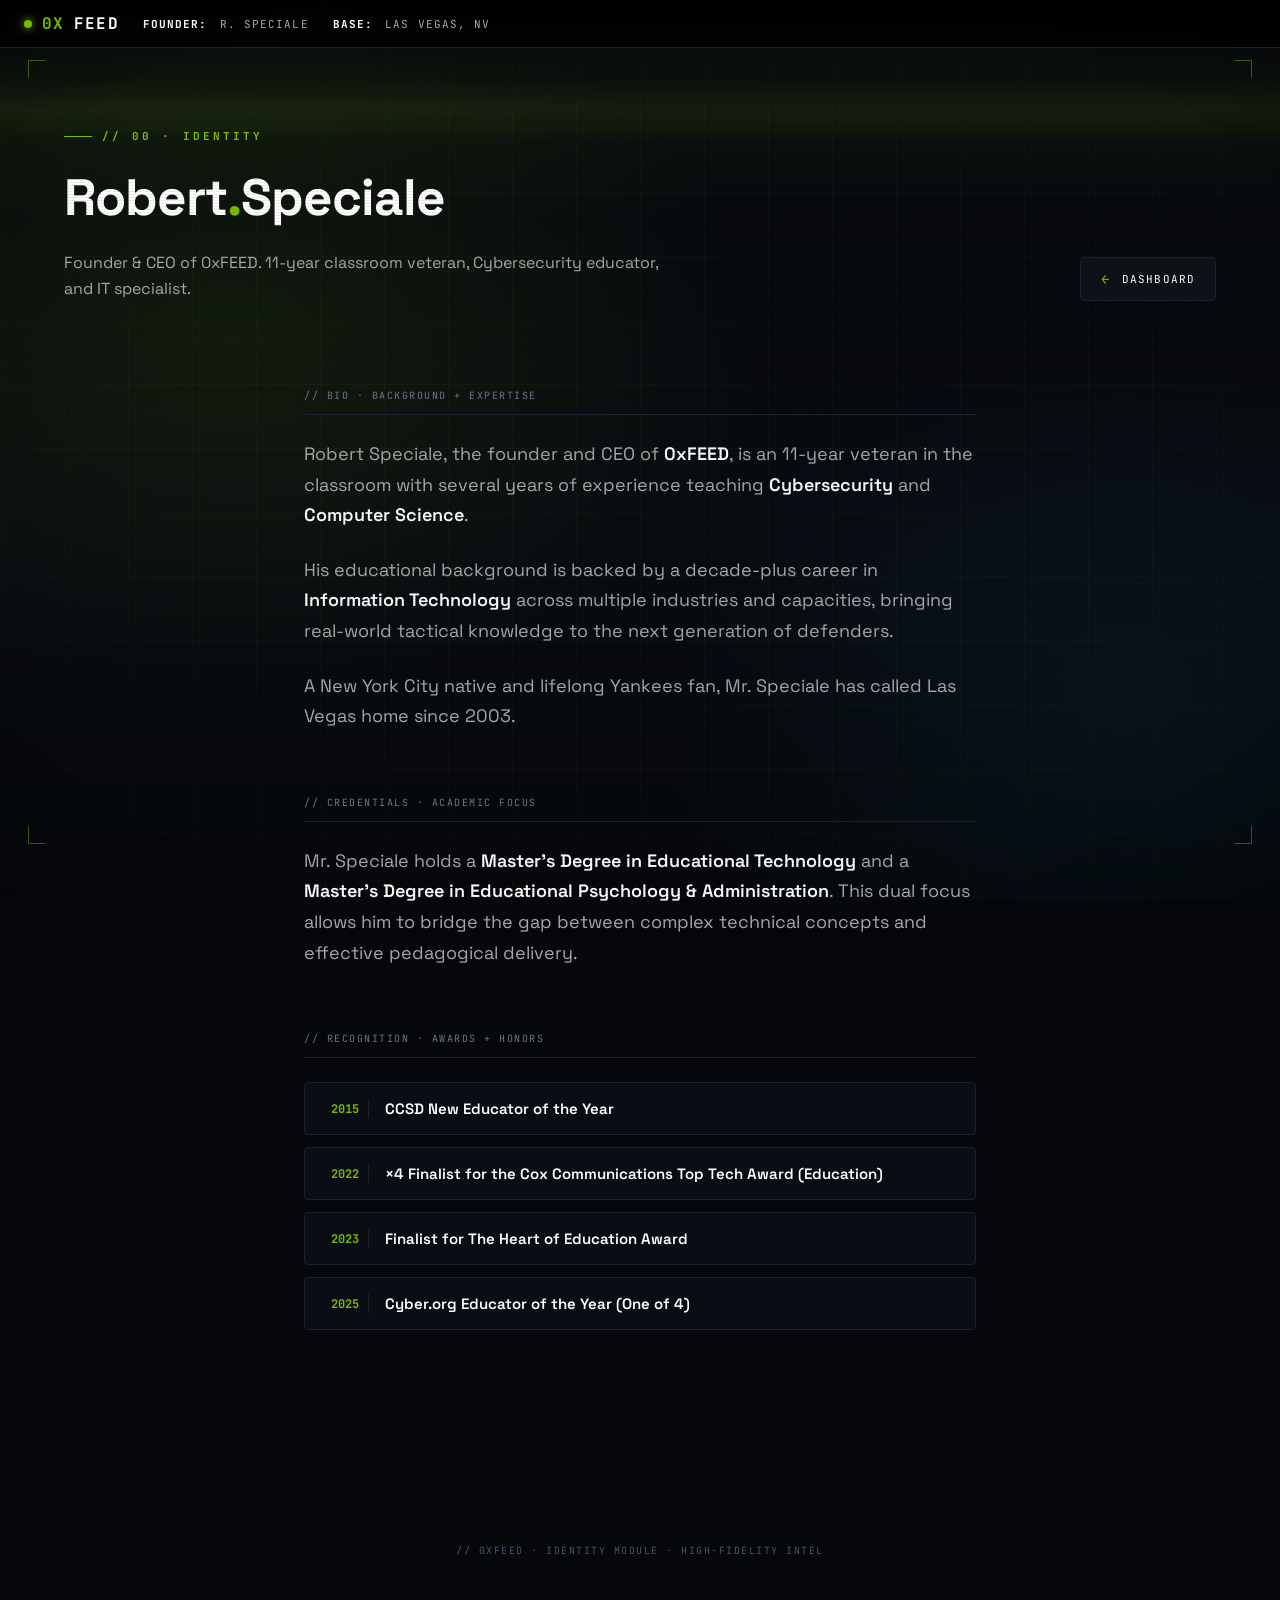
<file: about.html>
<!doctype html>
<html lang="en">
<head>
  <meta charset="utf-8">
  <meta name="viewport" content="width=device-width,initial-scale=1">
  <title>0xFEED // About Me</title>
  <meta name="description" content="Meet Robert Speciale, founder of 0xFEED. Educator, IT veteran, and Cybersecurity advocate.">
  <link rel="icon" href="assets/logo.png">
  <link rel="preconnect" href="https://fonts.googleapis.com">
  <link rel="preconnect" href="https://fonts.gstatic.com" crossorigin>
  <link href="https://fonts.googleapis.com/css2?family=Space+Grotesk:wght@400;600;700&family=JetBrains+Mono:wght@400;500;700&display=swap" rel="stylesheet">
  <style>
    :root {
      --nv-green:        #76b900;
      --nv-green-bright: #95e30b;
      --nv-green-soft:   rgba(118,185,0,.18);
      --teal:            #1eaedb;
      --bg:              #05070a;
      --bg-2:            #0a0e14;
      --panel:            #0e1218;
      --panel-2:         #11161e;
      --border:          #1a2230;
      --border-bright:   #2a3a52;
      --gray-3:          #a7a7a7;
      --gray-4:          #6a7888;
      --gray-5:          #485668;
      --red:              #e52020;

      --mono:    "JetBrains Mono", ui-monospace, "SF Mono", Menlo, monospace;
      --display: "Space Grotesk", Arial, Helvetica, sans-serif;
    }

    * { box-sizing: border-box; }
    html { scroll-behavior: smooth; }
    body { margin: 0; padding: 0; min-height: 100vh; background: var(--bg); color: #fff; font-family: var(--display); -webkit-font-smoothing: antialiased; }
    
    /* BACKGROUND & EFFECTS */
    .bg-base { position: fixed; inset: 0; z-index: -2; background: radial-gradient(900px 600px at 18% 38%, rgba(118,185,0,.10), transparent 60%), radial-gradient(800px 600px at 88% 78%, rgba(30,174,219,.06), transparent 60%), linear-gradient(180deg, #04060a 0%, #070a10 60%, #04060a 100%); }
    .bg-grid { position: fixed; inset: 0; z-index: -1; pointer-events: none; background-image: linear-gradient(rgba(118,185,0,.045) 1px, transparent 1px), linear-gradient(90deg, rgba(118,185,0,.045) 1px, transparent 1px); background-size: 64px 64px; mask-image: radial-gradient(1400px 900px at 50% 50%, #000 35%, transparent 100%); -webkit-mask-image: radial-gradient(1400px 900px at 50% 50%, #000 35%, transparent 100%); }
    .fx-scanbar { position: fixed; left: 0; right: 0; height: 220px; top: 0; z-index: 100; pointer-events: none; background: linear-gradient(180deg, transparent 0%, rgba(118,185,0,.04) 35%, rgba(149,227,11,.10) 50%, rgba(118,185,0,.04) 65%, transparent 100%); mix-blend-mode: screen; animation: scanbar 9s linear infinite; }
    @keyframes scanbar { 0% { transform: translateY(-260px); } 100% { transform: translateY(110vh); } }
    .fx-crt { position: fixed; inset: 0; z-index: 101; pointer-events: none; background: repeating-linear-gradient(0deg, rgba(0,0,0,.22) 0 1px, transparent 1px 3px); opacity: .35; mix-blend-mode: multiply; }
    .fx-vignette { position: fixed; inset: 0; z-index: 102; pointer-events: none; background: radial-gradient(1500px 1000px at 50% 50%, transparent 50%, rgba(0,0,0,.75) 100%); }
    .fx-noise { position: fixed; inset: 0; z-index: 103; pointer-events: none; opacity: .05; mix-blend-mode: overlay; background-image: url("data:image/svg+xml;utf8,<svg xmlns='http://www.w3.org/2000/svg' width='160' height='160'><filter id='n'><feTurbulence type='fractalNoise' baseFrequency='0.9' numOctaves='2' stitchTiles='stitch'/><feColorMatrix values='0 0 0 0 1  0 0 0 0 1  0 0 0 0 1  0 0 0 1 0'/></filter><rect width='100%25' height='100%25' filter='url(%23n)'/></svg>"); }

    .corner { position: fixed; width: 18px; height: 18px; z-index: 10; border: 1px solid var(--nv-green); pointer-events: none; opacity: 0.5; }
    .corner.tl { top: 60px; left: 28px; border-right: 0; border-bottom: 0; }
    .corner.tr { top: 60px; right: 28px; border-left: 0; border-bottom: 0; }
    .corner.bl { bottom: 56px; left: 28px; border-right: 0; border-top: 0; }
    .corner.br { bottom: 56px; right: 28px; border-left: 0; border-top: 0; }

    /* TOPBAR */
    .topbar { position: sticky; top: 0; height: 48px; background: rgba(0,0,0,0.8); border-bottom: 1px solid var(--border); display: flex; align-items: center; padding: 0 24px; gap: 24px; font-family: var(--mono); font-size: 11px; text-transform: uppercase; letter-spacing: 0.1em; z-index: 110; backdrop-filter: blur(8px); }
    .brand { display: flex; align-items: center; gap: 10px; font-weight: 700; font-size: 16px; color: #fff; text-decoration: none; }
    .brand .ox { color: var(--nv-green); }
    .brand .feed { color: #fff; }
    .pulse { width: 8px; height: 8px; border-radius: 50%; background: var(--nv-green); box-shadow: 0 0 10px var(--nv-green); animation: blink 2s infinite; }
    @keyframes blink { 0%, 70% { opacity: 1; } 85% { opacity: 0.25; } 100% { opacity: 1; } }

    .status { display: flex; gap: 24px; color: var(--gray-3); flex: 1; }
    .status b { color: #fff; margin-right: 4px; }
    .dot { display: inline-block; width: 6px; height: 6px; border-radius: 50%; background: var(--nv-green); margin-right: 6px; }

    /* PAGE HEAD */
    .page-head { position: relative; padding: 80px 64px 40px; max-width: 1480px; margin: 0 auto; z-index: 10; display: flex; justify-content: space-between; align-items: flex-end; }
    .page-head .titles { flex: 1; }
    .page-head .eyebrow { font-family: var(--mono); font-size: 11px; letter-spacing: 0.28em; color: var(--nv-green); font-weight: 700; text-transform: uppercase; margin-bottom: 24px; display: flex; align-items: center; gap: 10px; }
    .page-head .eyebrow::before { content: ""; width: 28px; height: 1px; background: var(--nv-green); }
    .page-head h1 { font-size: clamp(32px, 4vw, 52px); font-weight: 700; line-height: 1.1; margin: 0 0 24px; letter-spacing: -0.02em; }
    .page-head h1 .gn { color: var(--nv-green); }
    .page-head p { max-width: 600px; font-size: 16px; line-height: 1.6; color: var(--gray-3); margin: 0; }
    
    .backbtn { display: inline-flex; align-items: center; gap: 12px; padding: 12px 20px; background: var(--panel); border: 1px solid var(--border); border-radius: 4px; color: #fff; text-decoration: none; font-family: var(--mono); font-size: 11px; text-transform: uppercase; letter-spacing: 0.1em; transition: all 0.2s ease; }
    .backbtn:hover { border-color: var(--nv-green); background: var(--panel-2); transform: translateX(-4px); }
    .backbtn .ar { color: var(--nv-green); font-size: 14px; }

    /* MAIN */
    main { position: relative; max-width: 800px; margin: 0 auto; padding: 48px 64px 100px; z-index: 10; }
    
    .bio-section { margin-bottom: 64px; }
    .lbl { display: flex; justify-content: space-between; align-items: center; margin-bottom: 24px; padding-bottom: 12px; border-bottom: 1px solid var(--border); font-family: var(--mono); font-size: 10px; text-transform: uppercase; letter-spacing: 0.15em; color: var(--gray-4); }
    
    .prose { font-size: 18px; line-height: 1.7; color: var(--gray-3); }
    .prose p { margin-bottom: 24px; }
    .prose b { color: #fff; font-weight: 600; }
    
    .award-list { display: flex; flex-direction: column; gap: 12px; margin: 0; padding: 0; list-style: none; }
    .award-item { display: grid; grid-template-columns: 48px 1fr; gap: 16px; padding: 16px; background: var(--bg-2); border: 1px solid var(--border); border-radius: 4px; transition: all 0.2s ease; }
    .award-item:hover { border-color: var(--nv-green); background: var(--panel); transform: translateX(8px); }
    .award-year { font-family: var(--mono); font-size: 12px; color: var(--nv-green); font-weight: 700; border-right: 1px solid var(--border); display: flex; align-items: center; justify-content: center; }
    .award-text { font-size: 15px; font-weight: 600; color: #fff; align-self: center; }

    .note { padding: 40px 64px; font-family: var(--mono); font-size: 10px; color: var(--gray-5); text-transform: uppercase; letter-spacing: 0.15em; text-align: center; }

    @media (max-width: 1080px) {
      .page-head, main, .note { padding-left: 24px; padding-right: 24px; }
      .page-head { flex-direction: column; align-items: flex-start; gap: 32px; }
    }
  </style>
</head>
<body>

<div class="bg-base"></div>
<div class="bg-grid"></div>
<div class="fx-scanbar"></div>
<div class="fx-crt"></div>
<div class="fx-vignette"></div>
<div class="fx-noise"></div>

<span class="corner tl"></span>
<span class="corner tr"></span>
<span class="corner bl"></span>
<span class="corner br"></span>

<header class="topbar">
  <a href="index.html" class="brand">
    <span class="pulse" aria-hidden="true"></span>
    <span class="ox">0x</span><span class="feed">FEED</span>
  </a>
  <div class="status" role="status">
    <span><b>FOUNDER:</b>&nbsp;R. SPECIALE</span>
    <span><b>BASE:</b>&nbsp;LAS VEGAS, NV</span>
  </div>
</header>

<section class="page-head">
  <div class="titles">
    <p class="eyebrow">// 00 · IDENTITY</p>
    <h1>Robert<span class="gn">.</span>Speciale</h1>
    <p>Founder & CEO of 0xFEED. 11-year classroom veteran, Cybersecurity educator, and IT specialist.</p>
  </div>
  <a class="backbtn" href="cyber-dashboard-redesign.html"><span class="ar">←</span> DASHBOARD</a>
</section>

<main>

  <section class="bio-section">
    <div class="lbl"><span>// bio · background + expertise</span></div>
    <div class="prose">
      <p>Robert Speciale, the founder and CEO of <b>0xFEED</b>, is an 11-year veteran in the classroom with several years of experience teaching <b>Cybersecurity</b> and <b>Computer Science</b>.</p>
      <p>His educational background is backed by a decade-plus career in <b>Information Technology</b> across multiple industries and capacities, bringing real-world tactical knowledge to the next generation of defenders.</p>
      <p>A New York City native and lifelong Yankees fan, Mr. Speciale has called Las Vegas home since 2003.</p>
    </div>
  </section>

  <section class="bio-section">
    <div class="lbl"><span>// credentials · academic focus</span></div>
    <div class="prose">
      <p>Mr. Speciale holds a <b>Master's Degree in Educational Technology</b> and a <b>Master's Degree in Educational Psychology & Administration</b>. This dual focus allows him to bridge the gap between complex technical concepts and effective pedagogical delivery.</p>
    </div>
  </section>

  <section class="bio-section">
    <div class="lbl"><span>// recognition · awards + honors</span></div>
    <ul class="award-list">
      <li class="award-item">
        <div class="award-year">2015</div>
        <div class="award-text">CCSD New Educator of the Year</div>
      </li>
      <li class="award-item">
        <div class="award-year">2022</div>
        <div class="award-text">×4 Finalist for the Cox Communications Top Tech Award (Education)</div>
      </li>
      <li class="award-item">
        <div class="award-year">2023</div>
        <div class="award-text">Finalist for The Heart of Education Award</div>
      </li>
      <li class="award-item">
        <div class="award-year">2025</div>
        <div class="award-text">Cyber.org Educator of the Year (One of 4)</div>
      </li>
    </ul>
  </section>

</main>

<p class="note">// 0xFEED · identity module · high-fidelity intel</p>

<script>
  // subtle full-page glitch shake to match the rest of the dashboard
  (function () {
    const root = document.documentElement;
    function pulse() {
      if (typeof root.animate === 'function') {
        root.animate([
          { filter: 'none', transform: 'translate(0,0)' },
          { filter: 'hue-rotate(8deg) contrast(1.04)', transform: 'translate(1px,-1px)' },
          { filter: 'none', transform: 'translate(-1px,0)' },
          { filter: 'none', transform: 'translate(0,0)' }
        ], { duration: 320, easing: 'steps(4)' });
      }
      setTimeout(pulse, 6000 + Math.random() * 9000);
    }
    setTimeout(pulse, 4000);
  })();
</script>

</body>
</html>
</file>
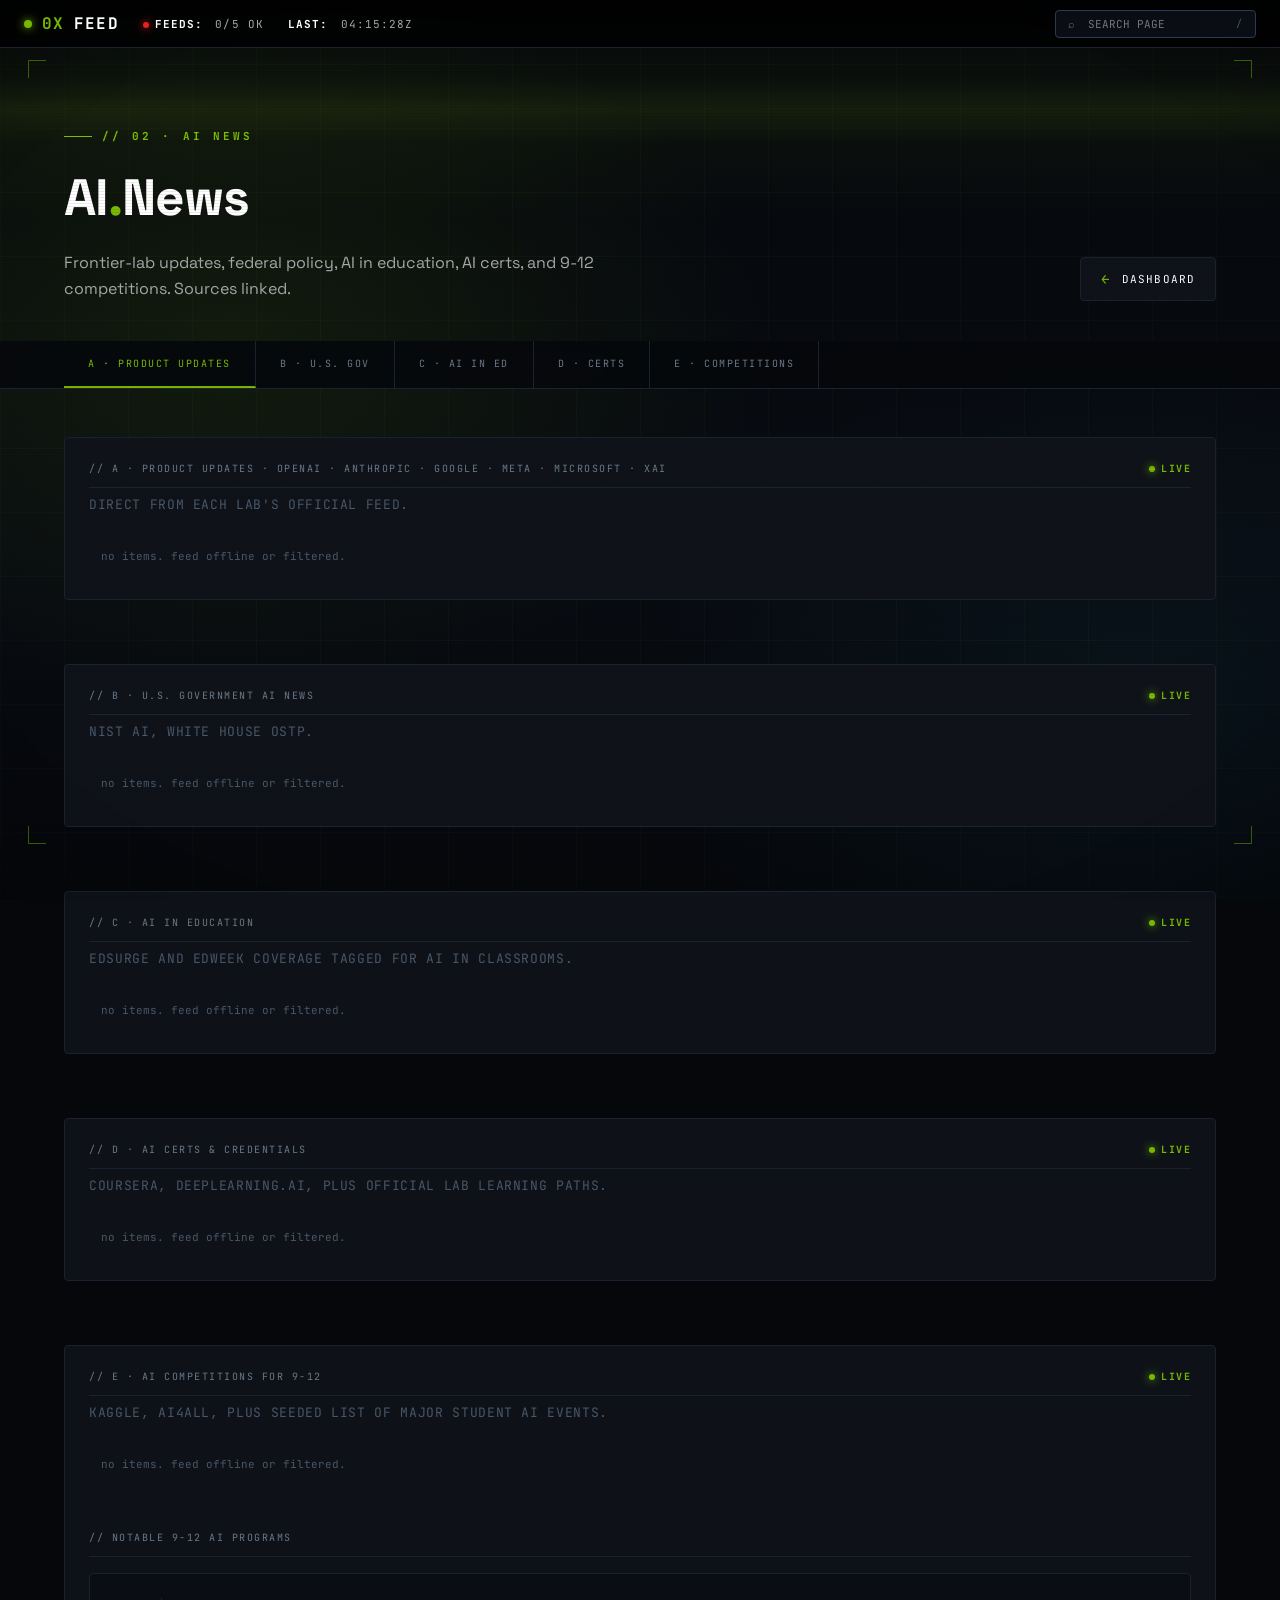
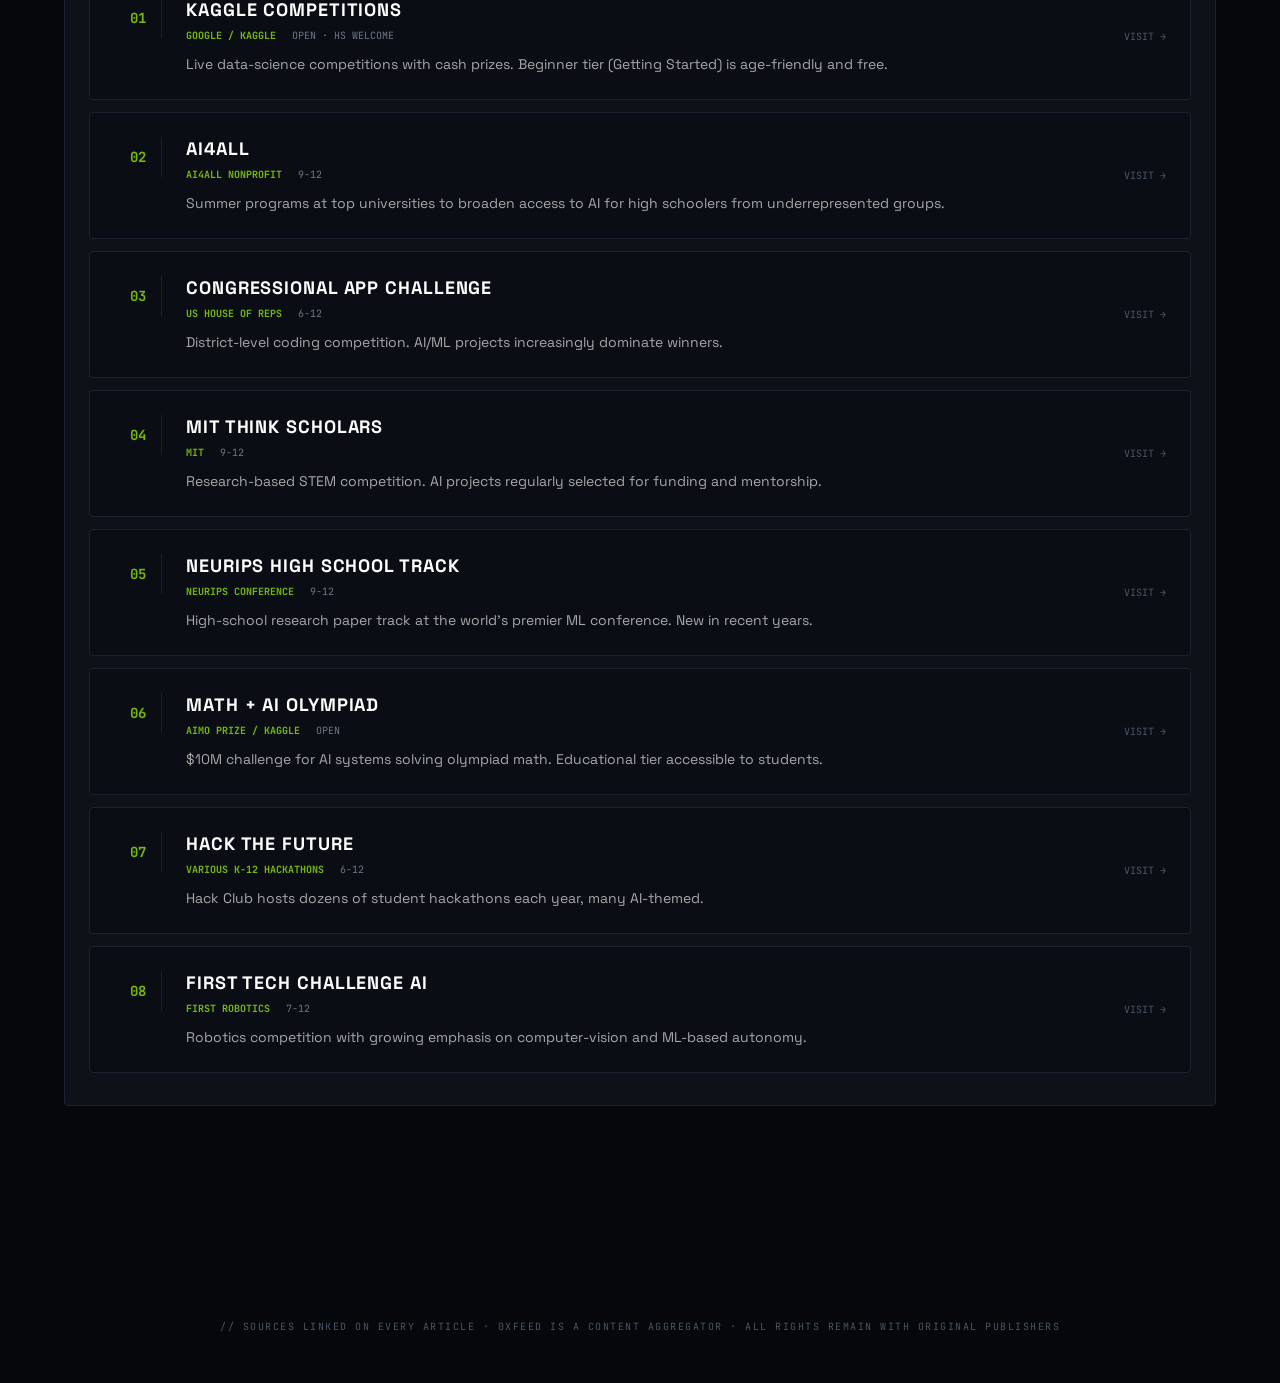
<file: ai_news.html>
<!doctype html>
<html lang="en">
<head><script data-od-sandbox-shim>(function(){
  function makeStore(){
    var data = {};
    var api = {
      getItem: function(k){ return Object.prototype.hasOwnProperty.call(data, k) ? data[k] : null; },
      setItem: function(k, v){ data[k] = String(v); },
      removeItem: function(k){ delete data[k]; },
      clear: function(){ data = {}; },
      key: function(i){ return Object.keys(data)[i] || null; }
    };
    Object.defineProperty(api, 'length', { get: function(){ return Object.keys(data).length; } });
    return api;
  }
  function tryShim(name){
    var works = false;
    try { works = !!window[name] && typeof window[name].getItem === 'function'; void window[name].length; }
    catch (_) { works = false; }
    if (works) return;
    try { Object.defineProperty(window, name, { configurable: true, value: makeStore() }); }
    catch (_) { try { window[name] = makeStore(); } catch (__) {} }
  }
  tryShim('localStorage');
  tryShim('sessionStorage');
})();</script>
  <meta charset="utf-8">
  <meta name="viewport" content="width=device-width,initial-scale=1">
  <title>0xFEED // AI News</title>
  <meta name="description" content="AI news: frontier lab releases, federal AI policy, AI in education, certifications, and 9-12 competitions.">
  <link rel="icon" href="assets/logo.png">
  <link rel="preconnect" href="https://fonts.googleapis.com">
  <link rel="preconnect" href="https://fonts.gstatic.com" crossorigin>
  <link href="https://fonts.googleapis.com/css2?family=Space+Grotesk:wght@400;600;700&family=JetBrains+Mono:wght@400;500;700&display=swap" rel="stylesheet">
  <style>
    :root {
      --nv-green:        #76b900;
      --nv-green-bright: #95e30b;
      --nv-green-soft:   rgba(118,185,0,.18);
      --teal:            #1eaedb;
      --bg:              #05070a;
      --bg-2:            #0a0e14;
      --panel:            #0e1218;
      --panel-2:         #11161e;
      --border:          #1a2230;
      --border-bright:   #2a3a52;
      --gray-3:          #a7a7a7;
      --gray-4:          #6a7888;
      --gray-5:          #485668;
      --red:              #e52020;

      --mono:    "JetBrains Mono", ui-monospace, "SF Mono", Menlo, monospace;
      --display: "Space Grotesk", Arial, Helvetica, sans-serif;
    }

    * { box-sizing: border-box; }
    html { scroll-behavior: smooth; }
    body { margin: 0; padding: 0; min-height: 100vh; background: var(--bg); color: #fff; font-family: var(--display); -webkit-font-smoothing: antialiased; }
    
    /* BACKGROUND & EFFECTS */
    .bg-base { position: fixed; inset: 0; z-index: -2; background: radial-gradient(900px 600px at 18% 38%, rgba(118,185,0,.10), transparent 60%), radial-gradient(800px 600px at 88% 78%, rgba(30,174,219,.06), transparent 60%), linear-gradient(180deg, #04060a 0%, #070a10 60%, #04060a 100%); }
    .bg-grid { position: fixed; inset: 0; z-index: -1; pointer-events: none; background-image: linear-gradient(rgba(118,185,0,.045) 1px, transparent 1px), linear-gradient(90deg, rgba(118,185,0,.045) 1px, transparent 1px); background-size: 64px 64px; mask-image: radial-gradient(1400px 900px at 50% 50%, #000 35%, transparent 100%); -webkit-mask-image: radial-gradient(1400px 900px at 50% 50%, #000 35%, transparent 100%); }
    .fx-scanbar { position: fixed; left: 0; right: 0; height: 220px; top: 0; z-index: 100; pointer-events: none; background: linear-gradient(180deg, transparent 0%, rgba(118,185,0,.04) 35%, rgba(149,227,11,.10) 50%, rgba(118,185,0,.04) 65%, transparent 100%); mix-blend-mode: screen; animation: scanbar 9s linear infinite; }
    @keyframes scanbar { 0% { transform: translateY(-260px); } 100% { transform: translateY(110vh); } }
    .fx-crt { position: fixed; inset: 0; z-index: 101; pointer-events: none; background: repeating-linear-gradient(0deg, rgba(0,0,0,.22) 0 1px, transparent 1px 3px); opacity: .35; mix-blend-mode: multiply; }
    .fx-vignette { position: fixed; inset: 0; z-index: 102; pointer-events: none; background: radial-gradient(1500px 1000px at 50% 50%, transparent 50%, rgba(0,0,0,.75) 100%); }
    .fx-noise { position: fixed; inset: 0; z-index: 103; pointer-events: none; opacity: .05; mix-blend-mode: overlay; background-image: url("data:image/svg+xml;utf8,<svg xmlns='http://www.w3.org/2000/svg' width='160' height='160'><filter id='n'><feTurbulence type='fractalNoise' baseFrequency='0.9' numOctaves='2' stitchTiles='stitch'/><feColorMatrix values='0 0 0 0 1  0 0 0 0 1  0 0 0 0 1  0 0 0 1 0'/></filter><rect width='100%25' height='100%25' filter='url(%23n)'/></svg>"); }

    .corner { position: fixed; width: 18px; height: 18px; z-index: 10; border: 1px solid var(--nv-green); pointer-events: none; opacity: 0.5; }
    .corner.tl { top: 60px; left: 28px; border-right: 0; border-bottom: 0; }
    .corner.tr { top: 60px; right: 28px; border-left: 0; border-bottom: 0; }
    .corner.bl { bottom: 56px; left: 28px; border-right: 0; border-top: 0; }
    .corner.br { bottom: 56px; right: 28px; border-left: 0; border-top: 0; }

    /* TOPBAR */
    .topbar { position: sticky; top: 0; height: 48px; background: rgba(0,0,0,0.8); border-bottom: 1px solid var(--border); display: flex; align-items: center; padding: 0 24px; gap: 24px; font-family: var(--mono); font-size: 11px; text-transform: uppercase; letter-spacing: 0.1em; z-index: 110; backdrop-filter: blur(8px); }
    .brand { display: flex; align-items: center; gap: 10px; font-weight: 700; font-size: 16px; color: #fff; text-decoration: none; }
    .brand .ox { color: var(--nv-green); }
    .brand .feed { color: #fff; }
    .pulse { width: 8px; height: 8px; border-radius: 50%; background: var(--nv-green); box-shadow: 0 0 10px var(--nv-green); animation: blink 2s infinite; }
    @keyframes blink { 0%, 70% { opacity: 1; } 85% { opacity: 0.25; } 100% { opacity: 1; } }

    .status { display: flex; gap: 24px; color: var(--gray-3); flex: 1; }
    .status b { color: #fff; margin-right: 4px; }
    .dot { display: inline-block; width: 6px; height: 6px; border-radius: 50%; background: var(--nv-green); margin-right: 6px; }
    .dot.err { background: var(--red); box-shadow: 0 0 8px var(--red); }

    .search { position: relative; display: flex; align-items: center; gap: 10px; background: var(--bg-2); border: 1px solid var(--border-bright); padding: 0 12px; height: 28px; border-radius: 4px; color: var(--gray-4); }
    .search input { background: transparent; border: none; color: #fff; font-family: var(--mono); font-size: 11px; outline: none; width: 140px; }
    .search .key { color: var(--gray-5); font-size: 10px; }

    /* PAGE HEAD */
    .page-head { position: relative; padding: 80px 64px 40px; max-width: 1480px; margin: 0 auto; z-index: 10; display: flex; justify-content: space-between; align-items: flex-end; }
    .page-head .titles { flex: 1; }
    .page-head .eyebrow { font-family: var(--mono); font-size: 11px; letter-spacing: 0.28em; color: var(--nv-green); font-weight: 700; text-transform: uppercase; margin-bottom: 24px; display: flex; align-items: center; gap: 10px; }
    .page-head .eyebrow::before { content: ""; width: 28px; height: 1px; background: var(--nv-green); }
    .page-head h1 { font-size: clamp(32px, 4vw, 52px); font-weight: 700; line-height: 1.1; margin: 0 0 24px; letter-spacing: -0.02em; }
    .page-head h1 .gn { color: var(--nv-green); }
    .page-head p { max-width: 600px; font-size: 16px; line-height: 1.6; color: var(--gray-3); margin: 0; }
    
    .backbtn { display: inline-flex; align-items: center; gap: 12px; padding: 12px 20px; background: var(--panel); border: 1px solid var(--border); border-radius: 4px; color: #fff; text-decoration: none; font-family: var(--mono); font-size: 11px; text-transform: uppercase; letter-spacing: 0.1em; transition: all 0.2s ease; }
    .backbtn:hover { border-color: var(--nv-green); background: var(--panel-2); transform: translateX(-4px); }
    .backbtn .ar { color: var(--nv-green); font-size: 14px; }

    /* SUB NAV */
    .subnav { position: sticky; top: 48px; z-index: 100; background: rgba(5,7,10,0.9); backdrop-filter: blur(8px); border-bottom: 1px solid var(--border); padding: 0 64px; }
    .subnav-inner { max-width: 1352px; margin: 0 auto; display: flex; gap: 0; overflow-x: auto; scrollbar-width: none; }
    .subnav-inner::-webkit-scrollbar { display: none; }
    .subnav-inner a { padding: 16px 24px; color: var(--gray-4); text-decoration: none; font-family: var(--mono); font-size: 10px; text-transform: uppercase; letter-spacing: 0.15em; border-right: 1px solid var(--border); transition: all 0.2s ease; white-space: nowrap; }
    .subnav-inner a:hover { color: #fff; background: var(--panel); }
    .subnav-inner a.active { color: var(--nv-green); border-bottom: 2px solid var(--nv-green); }

    /* MAIN */
    main { position: relative; max-width: 1480px; margin: 0 auto; padding: 48px 64px 100px; z-index: 10; }
    
    .grid { display: grid; grid-template-columns: repeat(12, 1fr); gap: 24px; margin-bottom: 64px; }
    .cell { grid-column: span 12; background: var(--panel); border: 1px solid var(--border); border-radius: 4px; padding: 24px; position: relative; }
    
    .lbl { display: flex; justify-content: space-between; align-items: center; margin-bottom: 16px; padding-bottom: 12px; border-bottom: 1px solid var(--border); font-family: var(--mono); font-size: 10px; text-transform: uppercase; letter-spacing: 0.15em; color: var(--gray-4); }
    .lbl .live { color: var(--nv-green); font-weight: 700; display: flex; align-items: center; gap: 6px; }
    .lbl .live::before { content: ""; width: 6px; height: 6px; border-radius: 50%; background: var(--nv-green); box-shadow: 0 0 8px var(--nv-green); animation: blink 2s infinite; }
    
    .section-sub { font-size: 13px; color: var(--gray-5); margin-top: -8px; margin-bottom: 24px; font-family: var(--mono); text-transform: uppercase; letter-spacing: 0.05em; }

    /* FEED LIST */
    .feed-list { display: flex; flex-direction: column; gap: 4px; }
    .article-row { display: grid; grid-template-columns: 1fr auto; align-items: center; padding: 12px 16px; background: rgba(255,255,255,0.02); border: 1px solid transparent; border-radius: 2px; text-decoration: none; color: #fff; transition: all 0.15s ease; }
    .article-row:hover { background: var(--nv-green-soft); border-color: var(--nv-green-bright); transform: translateX(4px); }
    .article-row .title { font-size: 15px; font-weight: 600; overflow: hidden; text-overflow: ellipsis; white-space: nowrap; }
    .article-row .date { font-family: var(--mono); font-size: 10px; color: var(--gray-5); text-transform: uppercase; margin-left: 16px; }
    .article-row:hover .date { color: var(--nv-green); }

    /* LIST CARDS (COMPETITIONS) */
    .list-card { display: grid; grid-template-columns: 48px 1fr auto; gap: 24px; padding: 24px; background: var(--bg-2); border: 1px solid var(--border); border-radius: 4px; text-decoration: none; color: #fff; transition: all 0.2s ease; margin-bottom: 8px; }
    .list-card:hover { border-color: var(--nv-green); background: var(--panel); transform: translateX(8px); }
    .list-card .idx { font-family: var(--mono); font-size: 14px; color: var(--nv-green); font-weight: 700; display: flex; align-items: center; justify-content: center; border-right: 1px solid var(--border); height: 40px; }
    .list-card h4 { font-size: 18px; font-weight: 700; margin: 0 0 8px; text-transform: uppercase; letter-spacing: 0.05em; }
    .list-card .meta { display: flex; gap: 16px; font-family: var(--mono); font-size: 10px; color: var(--gray-4); text-transform: uppercase; margin-bottom: 12px; }
    .list-card .tier { color: var(--nv-green); font-weight: 700; }
    .list-card p { font-size: 14px; line-height: 1.5; color: var(--gray-3); margin: 0; }
    .list-card .visit { font-family: var(--mono); font-size: 10px; color: var(--gray-5); text-transform: uppercase; align-self: center; }
    .list-card:hover .visit { color: var(--nv-green); }

    .loader { padding: 40px; text-align: center; font-family: var(--mono); font-size: 11px; color: var(--gray-5); text-transform: uppercase; letter-spacing: 0.2em; }
    .loader::after { content: "..."; animation: loading 1.5s infinite; }
    @keyframes loading { 0% { content: "."; } 33% { content: ".."; } 66% { content: "..."; } }

    .note { padding: 40px 64px; font-family: var(--mono); font-size: 10px; color: var(--gray-5); text-transform: uppercase; letter-spacing: 0.15em; text-align: center; }

    @media (max-width: 1080px) {
      .page-head, main, .note, .subnav { padding-left: 24px; padding-right: 24px; }
      .page-head { flex-direction: column; align-items: flex-start; gap: 32px; }
      .list-card { grid-template-columns: 1fr; gap: 16px; }
      .list-card .idx { border-right: 0; border-bottom: 1px solid var(--border); justify-content: flex-start; height: auto; padding-bottom: 8px; }
      .list-card .visit { display: none; }
    }
  </style>
</head>
<body>

<div class="bg-base"></div>
<div class="bg-grid"></div>
<div class="fx-scanbar"></div>
<div class="fx-crt"></div>
<div class="fx-vignette"></div>
<div class="fx-noise"></div>

<span class="corner tl"></span>
<span class="corner tr"></span>
<span class="corner bl"></span>
<span class="corner br"></span>

<header class="topbar">
  <a href="index.html" class="brand">
    <span class="pulse" aria-hidden="true"></span>
    <span class="ox">0x</span><span class="feed">FEED</span>
  </a>
  <div class="status" role="status" aria-live="polite">
    <span><span class="dot" id="feed-status-dot"></span><b>FEEDS:</b>&nbsp;<span id="feed-status">initializing</span></span>
    <span><b>LAST:</b>&nbsp;<span id="last-updated">—</span></span>
    <span id="search-count" style="color:var(--nv-green)"></span>
  </div>
  <div class="search">
    <span aria-hidden="true">⌕</span>
    <input id="q" type="search" placeholder="SEARCH PAGE" aria-label="Search">
    <span class="key">/</span>
  </div>
</header>

<section class="page-head">
  <div class="titles">
    <p class="eyebrow">// 02 · AI NEWS</p>
    <h1>AI<span class="gn">.</span>News</h1>
    <p>Frontier-lab updates, federal policy, AI in education, AI certs, and 9-12 competitions. Sources linked.</p>
  </div>
  <a class="backbtn" href="cyber-dashboard-redesign.html"><span class="ar">←</span> DASHBOARD</a>
</section>

<nav class="subnav">
  <div class="subnav-inner">
    <a href="#products">A · Product Updates</a>
    <a href="#gov">B · U.S. Gov</a>
    <a href="#education">C · AI in Ed</a>
    <a href="#certs">D · Certs</a>
    <a href="#competitions">E · Competitions</a>
  </div>
</nav>

<main>

  <!-- A: Product Updates -->
  <section id="products" class="grid">
    <div class="cell">
      <div class="lbl"><span>// a · product updates · openai · anthropic · google · meta · microsoft · xai</span><span class="live">LIVE</span></div>
      <p class="section-sub">Direct from each lab's official feed.</p>
      <div id="feed-products" class="feed-list"><div class="loader">fetching feeds</div></div>
    </div>
  </section>

  <!-- B: Gov -->
  <section id="gov" class="grid">
    <div class="cell">
      <div class="lbl"><span>// b · u.s. government ai news</span><span class="live">LIVE</span></div>
      <p class="section-sub">NIST AI, White House OSTP.</p>
      <div id="feed-gov" class="feed-list"><div class="loader">fetching feeds</div></div>
    </div>
  </section>

  <!-- C: Education -->
  <section id="education" class="grid">
    <div class="cell">
      <div class="lbl"><span>// c · ai in education</span><span class="live">LIVE</span></div>
      <p class="section-sub">EdSurge and EdWeek coverage tagged for AI in classrooms.</p>
      <div id="feed-education" class="feed-list"><div class="loader">fetching feeds</div></div>
    </div>
  </section>

  <!-- D: Certs -->
  <section id="certs" class="grid">
    <div class="cell">
      <div class="lbl"><span>// d · ai certs & credentials</span><span class="live">LIVE</span></div>
      <p class="section-sub">Coursera, DeepLearning.AI, plus official lab learning paths.</p>
      <div id="feed-certs" class="feed-list"><div class="loader">fetching feeds</div></div>
    </div>
  </section>

  <!-- E: Competitions -->
  <section id="competitions" class="grid">
    <div class="cell">
      <div class="lbl"><span>// e · ai competitions for 9-12</span><span class="live">LIVE</span></div>
      <p class="section-sub">Kaggle, AI4ALL, plus seeded list of major student AI events.</p>
      <div id="feed-competitions" class="feed-list" style="margin-bottom:48px"><div class="loader">fetching feeds</div></div>

      <div class="lbl"><span>// notable 9-12 ai programs</span></div>
      <div id="ai-comp-seed" class="feed-list"></div>
    </div>
  </section>

</main>

<p class="note">// sources linked on every article · 0xFEED is a content aggregator · all rights remain with original publishers</p>

<script src="assets/feed.js"></script>
<script>
(async function init(){
  if (window.OXFEED) {
    OXFEED.bindSearch("q", ".article-row, .list-card");

    // seeded AI student programs
    const AI_PROGRAMS = [
      { name:"Kaggle Competitions",   org:"Google / Kaggle",        grades:"open · HS welcome", url:"https://www.kaggle.com/competitions", desc:"Live data-science competitions with cash prizes. Beginner tier (Getting Started) is age-friendly and free." },
      { name:"AI4ALL",                org:"AI4ALL nonprofit",        grades:"9-12",             url:"https://ai-4-all.org",                 desc:"Summer programs at top universities to broaden access to AI for high schoolers from underrepresented groups." },
      { name:"Congressional App Challenge", org:"US House of Reps",  grades:"6-12",             url:"https://www.congressionalappchallenge.us", desc:"District-level coding competition. AI/ML projects increasingly dominate winners." },
      { name:"MIT THINK Scholars",    org:"MIT",                     grades:"9-12",             url:"https://think.mit.edu",                desc:"Research-based STEM competition. AI projects regularly selected for funding and mentorship." },
      { name:"NeurIPS High School Track", org:"NeurIPS Conference",  grades:"9-12",             url:"https://neurips.cc",                   desc:"High-school research paper track at the world's premier ML conference. New in recent years." },
      { name:"Math + AI Olympiad",    org:"AIMO Prize / Kaggle",     grades:"open",             url:"https://www.kaggle.com/competitions/ai-mathematical-olympiad-prize", desc:"$10M challenge for AI systems solving olympiad math. Educational tier accessible to students." },
      { name:"Hack the Future",       org:"Various K-12 hackathons", grades:"6-12",             url:"https://hackclub.com",                 desc:"Hack Club hosts dozens of student hackathons each year, many AI-themed." },
      { name:"FIRST Tech Challenge AI", org:"FIRST Robotics",        grades:"7-12",             url:"https://www.firstinspires.org/robotics/ftc", desc:"Robotics competition with growing emphasis on computer-vision and ML-based autonomy." }
    ];

    const seedEl = document.getElementById("ai-comp-seed");
    if (seedEl) {
      seedEl.innerHTML = AI_PROGRAMS.map((c, i) => `
        <a class="list-card" href="${OXFEED.escapeHtml(c.url)}" target="_blank" rel="noopener noreferrer">
          <div class="idx">${String(i+1).padStart(2,"0")}</div>
          <div>
            <h4>${OXFEED.escapeHtml(c.name)}</h4>
            <div class="meta"><span class="tier">${OXFEED.escapeHtml(c.org)}</span><span>${OXFEED.escapeHtml(c.grades)}</span></div>
            <p>${OXFEED.escapeHtml(c.desc)}</p>
          </div>
          <span class="visit">visit →</span>
        </a>`).join("");
    }

    // feeds
    const tasks = [
      ["ai_products",     "feed-products",      10],
      ["ai_gov",          "feed-gov",            8],
      ["ai_education",    "feed-education",      8],
      ["ai_certs",        "feed-certs",          8],
      ["ai_competitions", "feed-competitions",   8]
    ];
    let okCount = 0;
    for (const [cat, elId, cap] of tasks) {
      const items = await OXFEED.fetchCategory(cat, 5);
      const el = document.getElementById(elId);
      if (items && items.length) {
        el.innerHTML = items.slice(0, cap).map(item => {
           return `<a class="article-row" href="${item.url}" target="_blank">
             <span class="title">${item.title}</span>
             <span class="date">${item.date}</span>
           </a>`;
        }).join("");
        okCount++;
      } else {
        el.innerHTML = '<div class="empty" style="padding:12px;font-family:var(--mono);font-size:11px;color:var(--gray-5)">no items. feed offline or filtered.</div>';
      }
    }

    const statusEl = document.getElementById("feed-status");
    if (statusEl) statusEl.textContent = `${okCount}/${tasks.length} OK`;
    const dotEl = document.getElementById("feed-status-dot");
    if (dotEl) dotEl.classList.toggle("err", okCount === 0);
    OXFEED.setUpdated("last-updated");
  }

  // occasional, very subtle full-page glitch shake
  (function () {
    const root = document.documentElement;
    function pulse() {
      if (typeof root.animate === 'function') {
        root.animate([
          { filter: 'none', transform: 'translate(0,0)' },
          { filter: 'hue-rotate(8deg) contrast(1.04)', transform: 'translate(1px,-1px)' },
          { filter: 'none', transform: 'translate(-1px,0)' },
          { filter: 'none', transform: 'translate(0,0)' }
        ], { duration: 320, easing: 'steps(4)' });
      }
      setTimeout(pulse, 6000 + Math.random() * 9000);
    }
    setTimeout(pulse, 4000);
  })();

  // Subnav active state on scroll
  window.addEventListener('scroll', () => {
    let current = "";
    const sections = document.querySelectorAll("section[id]");
    sections.forEach(section => {
      const sectionTop = section.offsetTop;
      if (pageYOffset >= sectionTop - 120) {
        current = section.getAttribute("id");
      }
    });
    document.querySelectorAll(".subnav-inner a").forEach(a => {
      a.classList.remove("active");
      if (a.getAttribute("href") === `#${current}`) {
        a.classList.add("active");
      }
    });
  });
})();
</script>

</body>
</html>
</file>
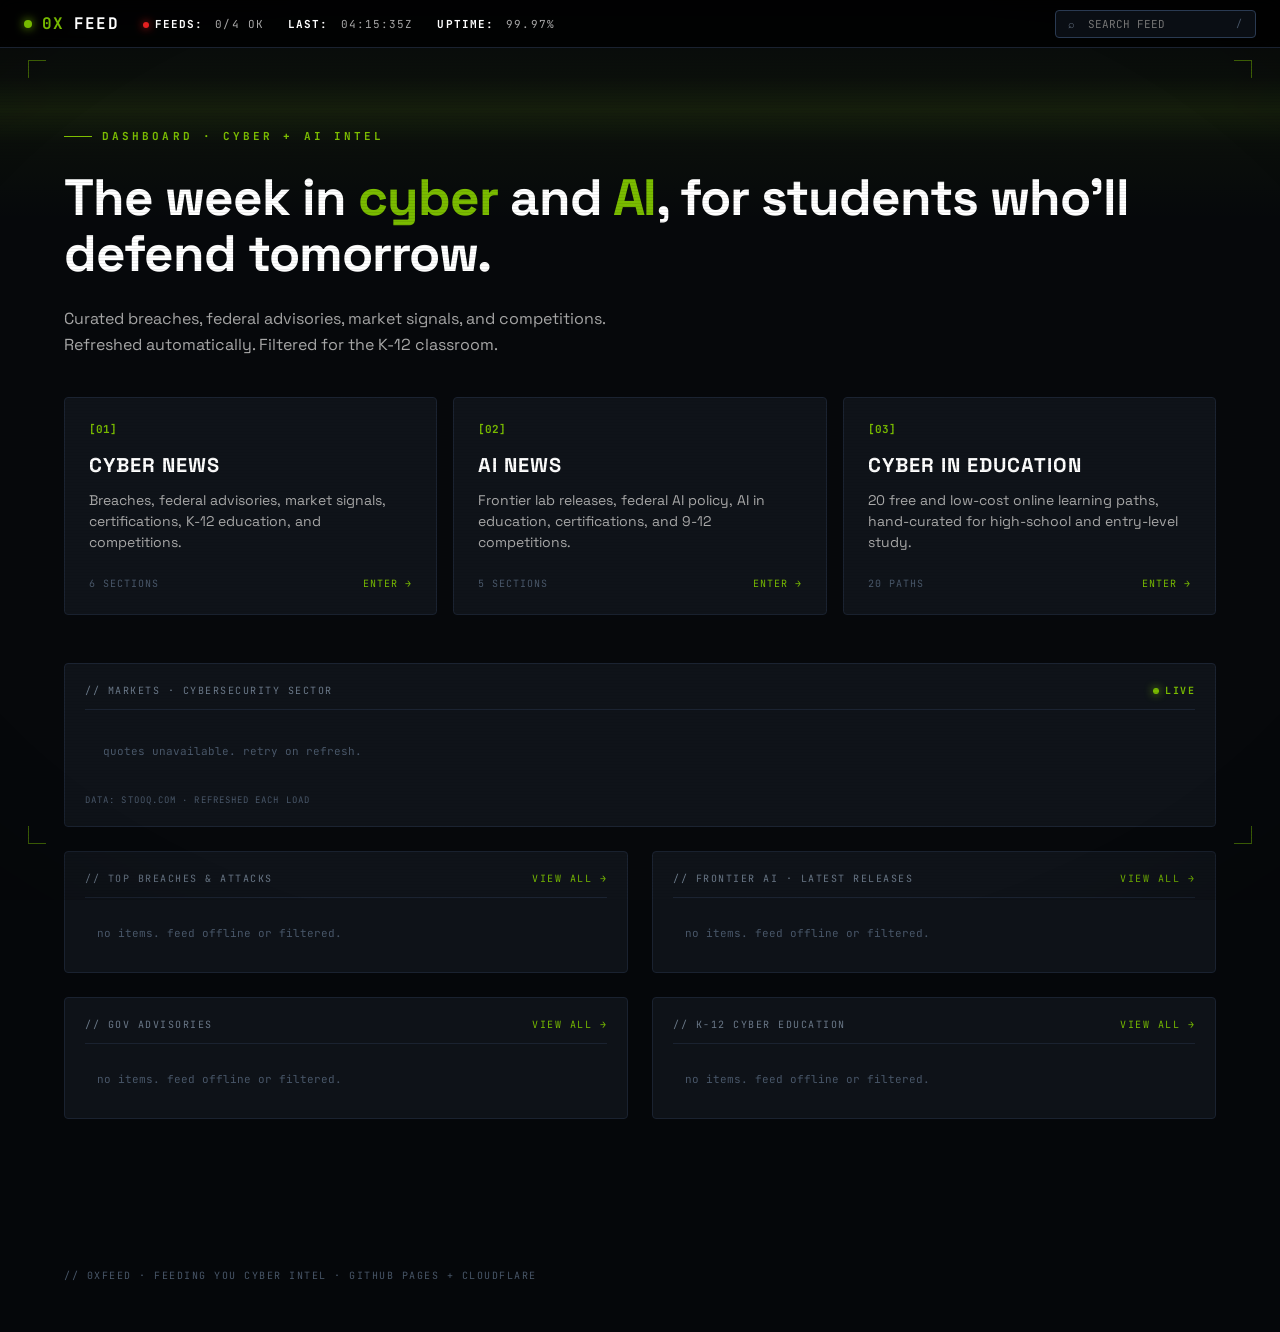
<file: cyber.html>
<!doctype html>
<html lang="en">
<head><script data-od-sandbox-shim>(function(){
  function makeStore(){
    var data = {};
    var api = {
      getItem: function(k){ return Object.prototype.hasOwnProperty.call(data, k) ? data[k] : null; },
      setItem: function(k, v){ data[k] = String(v); },
      removeItem: function(k){ delete data[k]; },
      clear: function(){ data = {}; },
      key: function(i){ return Object.keys(data)[i] || null; }
    };
    Object.defineProperty(api, 'length', { get: function(){ return Object.keys(data).length; } });
    return api;
  }
  function tryShim(name){
    var works = false;
    try { works = !!window[name] && typeof window[name].getItem === 'function'; void window[name].length; }
    catch (_) { works = false; }
    if (works) return;
    try { Object.defineProperty(window, name, { configurable: true, value: makeStore() }); }
    catch (_) { try { window[name] = makeStore(); } catch (__) {} }
  }
  tryShim('localStorage');
  tryShim('sessionStorage');
})();</script>
  <meta charset="utf-8">
  <meta name="viewport" content="width=device-width,initial-scale=1">
  <title>0xFEED // Dashboard</title>
  <meta name="description" content="0xFEED — live cybersecurity and AI intel for students. Breaches, federal advisories, market signals, certs, and competitions.">
  <link rel="icon" href="assets/logo.png">
  <link rel="preconnect" href="https://fonts.googleapis.com">
  <link rel="preconnect" href="https://fonts.gstatic.com" crossorigin>
  <link href="https://fonts.googleapis.com/css2?family=Space+Grotesk:wght@400;600;700&family=JetBrains+Mono:wght@400;500;700&display=swap" rel="stylesheet">
  <style>
    :root {
      --nv-green:        #76b900;
      --nv-green-bright: #95e30b;
      --nv-green-soft:   rgba(118,185,0,.18);
      --teal:            #1eaedb;
      --bg:              #05070a;
      --bg-2:            #0a0e14;
      --panel:            #0e1218;
      --panel-2:         #11161e;
      --border:          #1a2230;
      --border-bright:   #2a3a52;
      --gray-3:          #a7a7a7;
      --gray-4:          #6a7888;
      --gray-5:          #485668;
      --red:              #e52020;

      --mono:    "JetBrains Mono", ui-monospace, "SF Mono", Menlo, monospace;
      --display: "Space Grotesk", Arial, Helvetica, sans-serif;
      
      --ink-3: var(--gray-4);
    }

    * { box-sizing: border-box; }
    html, body { margin: 0; padding: 0; min-height: 100vh; background: var(--bg); color: #fff; font-family: var(--display); -webkit-font-smoothing: antialiased; }
    
    /* BACKGROUND & EFFECTS */
    .bg-base { position: fixed; inset: 0; z-index: -2; background: radial-gradient(900px 600px at 18% 38%, rgba(118,185,0,.10), transparent 60%), radial-gradient(800px 600px at 88% 78%, rgba(30,174,219,.06), transparent 60%), linear-gradient(180deg, #04060a 0%, #070a10 60%, #04060a 100%); }
    .bg-grid { position: fixed; inset: 0; z-index: -1; pointer-events: none; background-image: linear-gradient(rgba(118,185,0,.045) 1px, transparent 1px), linear-gradient(90deg, rgba(118,185,0,.045) 1px, transparent 1px); background-size: 64px 64px; mask-image: radial-gradient(1400px 900px at 50% 50%, #000 35%, transparent 100%); -webkit-mask-image: radial-gradient(1400px 900px at 50% 50%, #000 35%, transparent 100%); }
    .fx-scanbar { position: fixed; left: 0; right: 0; height: 220px; top: 0; z-index: 100; pointer-events: none; background: linear-gradient(180deg, transparent 0%, rgba(118,185,0,.04) 35%, rgba(149,227,11,.10) 50%, rgba(118,185,0,.04) 65%, transparent 100%); mix-blend-mode: screen; animation: scanbar 9s linear infinite; }
    @keyframes scanbar { 0% { transform: translateY(-260px); } 100% { transform: translateY(110vh); } }
    .fx-crt { position: fixed; inset: 0; z-index: 101; pointer-events: none; background: repeating-linear-gradient(0deg, rgba(0,0,0,.22) 0 1px, transparent 1px 3px); opacity: .35; mix-blend-mode: multiply; }
    .fx-vignette { position: fixed; inset: 0; z-index: 102; pointer-events: none; background: radial-gradient(1500px 1000px at 50% 50%, transparent 50%, rgba(0,0,0,.75) 100%); }
    .fx-noise { position: fixed; inset: 0; z-index: 103; pointer-events: none; opacity: .05; mix-blend-mode: overlay; background-image: url("data:image/svg+xml;utf8,<svg xmlns='http://www.w3.org/2000/svg' width='160' height='160'><filter id='n'><feTurbulence type='fractalNoise' baseFrequency='0.9' numOctaves='2' stitchTiles='stitch'/><feColorMatrix values='0 0 0 0 1  0 0 0 0 1  0 0 0 0 1  0 0 0 1 0'/></filter><rect width='100%25' height='100%25' filter='url(%23n)'/></svg>"); }

    .corner { position: fixed; width: 18px; height: 18px; z-index: 10; border: 1px solid var(--nv-green); pointer-events: none; opacity: 0.5; }
    .corner.tl { top: 60px; left: 28px; border-right: 0; border-bottom: 0; }
    .corner.tr { top: 60px; right: 28px; border-left: 0; border-bottom: 0; }
    .corner.bl { bottom: 56px; left: 28px; border-right: 0; border-top: 0; }
    .corner.br { bottom: 56px; right: 28px; border-left: 0; border-top: 0; }

    /* LAYOUT */
    .topbar { position: sticky; top: 0; height: 48px; background: rgba(0,0,0,0.8); border-bottom: 1px solid var(--border); display: flex; align-items: center; padding: 0 24px; gap: 24px; font-family: var(--mono); font-size: 11px; text-transform: uppercase; letter-spacing: 0.1em; z-index: 110; backdrop-filter: blur(8px); }
    .brand { display: flex; align-items: center; gap: 10px; font-weight: 700; font-size: 16px; color: #fff; text-decoration: none; }
    .brand .ox { color: var(--nv-green); }
    .brand .feed { color: #fff; }
    .pulse { width: 8px; height: 8px; border-radius: 50%; background: var(--nv-green); box-shadow: 0 0 10px var(--nv-green); animation: blink 2s infinite; }
    @keyframes blink { 0%, 70% { opacity: 1; } 85% { opacity: 0.25; } 100% { opacity: 1; } }

    .status { display: flex; gap: 24px; color: var(--gray-3); flex: 1; }
    .status b { color: #fff; margin-right: 4px; }
    .dot { display: inline-block; width: 6px; height: 6px; border-radius: 50%; background: var(--nv-green); margin-right: 6px; }
    .dot.err { background: var(--red); box-shadow: 0 0 8px var(--red); }

    .search { position: relative; display: flex; align-items: center; gap: 10px; background: var(--bg-2); border: 1px solid var(--border-bright); padding: 0 12px; height: 28px; border-radius: 4px; color: var(--gray-4); }
    .search input { background: transparent; border: none; color: #fff; font-family: var(--mono); font-size: 11px; outline: none; width: 140px; }
    .search .key { color: var(--gray-5); font-size: 10px; }

    .hero { position: relative; padding: 80px 64px 40px; max-width: 1480px; margin: 0 auto; z-index: 10; }
    .hero .eyebrow { font-family: var(--mono); font-size: 11px; letter-spacing: 0.28em; color: var(--nv-green); font-weight: 700; text-transform: uppercase; margin-bottom: 24px; display: flex; align-items: center; gap: 10px; }
    .hero .eyebrow::before { content: ""; width: 28px; height: 1px; background: var(--nv-green); }
    .hero h1 { font-size: clamp(32px, 4vw, 52px); font-weight: 700; line-height: 1.1; margin: 0 0 24px; letter-spacing: -0.02em; }
    .hero h1 .gn { color: var(--nv-green); }
    .hero p { max-width: 600px; font-size: 16px; line-height: 1.6; color: var(--gray-3); margin: 0; }

    main { position: relative; max-width: 1480px; margin: 0 auto; padding: 0 64px 100px; z-index: 10; }
    
    .hub-grid { display: grid; grid-template-columns: repeat(auto-fit, minmax(300px, 1fr)); gap: 16px; margin-bottom: 48px; }
    .hub-card { position: relative; display: flex; flex-direction: column; padding: 24px; background: var(--panel); border: 1px solid var(--border); border-radius: 4px; text-decoration: none; color: #fff; transition: all 0.2s ease; overflow: hidden; }
    .hub-card::before { content: ""; position: absolute; left: 0; top: 0; bottom: 0; width: 3px; background: var(--nv-green); transform: scaleY(0); transform-origin: top; transition: transform 0.2s ease; }
    .hub-card:hover { border-color: var(--nv-green); transform: translateY(-4px); background: var(--panel-2); }
    .hub-card:hover::before { transform: scaleY(1); }
    .hub-card .num { font-family: var(--mono); font-size: 11px; color: var(--nv-green); font-weight: 700; margin-bottom: 16px; }
    .hub-card h3 { font-size: 20px; font-weight: 700; margin: 0 0 12px; text-transform: uppercase; letter-spacing: 0.05em; }
    .hub-card p { font-size: 14px; line-height: 1.5; color: var(--gray-3); margin: 0 0 24px; flex: 1; }
    .hub-card .meta { display: flex; justify-content: space-between; font-family: var(--mono); font-size: 10px; color: var(--gray-5); text-transform: uppercase; letter-spacing: 0.1em; }
    .hub-card:hover .meta { color: var(--gray-3); }
    .hub-card .ar { color: var(--nv-green); }

    .grid { display: grid; grid-template-columns: repeat(12, 1fr); gap: 24px; }
    .cell { grid-column: span 12; background: var(--panel); border: 1px solid var(--border); border-radius: 4px; padding: 20px; position: relative; }
    .cell.span6 { grid-column: span 6; }
    .cell.flush { padding: 0; background: transparent; border: none; }
    
    .lbl { display: flex; justify-content: space-between; align-items: center; margin-bottom: 16px; padding-bottom: 12px; border-bottom: 1px solid var(--border); font-family: var(--mono); font-size: 10px; text-transform: uppercase; letter-spacing: 0.15em; color: var(--gray-4); }
    .lbl .live { color: var(--nv-green); font-weight: 700; display: flex; align-items: center; gap: 6px; }
    .lbl .live::before { content: ""; width: 6px; height: 6px; border-radius: 50%; background: var(--nv-green); box-shadow: 0 0 8px var(--nv-green); animation: blink 2s infinite; }

    .tickers { display: flex; gap: 12px; overflow-x: auto; padding-bottom: 8px; scrollbar-width: none; }
    .tickers::-webkit-scrollbar { display: none; }
    .ticker-item { background: var(--bg-2); border: 1px solid var(--border-bright); padding: 10px 16px; border-radius: 2px; display: flex; align-items: center; gap: 12px; min-width: 140px; }
    .ticker-item .sym { font-family: var(--mono); font-weight: 700; color: #fff; }
    .ticker-item .price { font-family: var(--mono); font-weight: 500; }
    .ticker-item .chg { font-family: var(--mono); font-weight: 700; font-size: 10px; }
    .ticker-item .up { color: var(--nv-green); }
    .ticker-item .down { color: var(--red); }

    .feed-list { display: flex; flex-direction: column; gap: 4px; }
    .article-row { display: grid; grid-template-columns: 1fr auto; align-items: center; padding: 10px 12px; background: rgba(255,255,255,0.02); border: 1px solid transparent; border-radius: 2px; text-decoration: none; color: #fff; transition: all 0.15s ease; }
    .article-row:hover { background: var(--nv-green-soft); border-color: var(--nv-green-bright); transform: translateX(4px); }
    .article-row .title { font-size: 14px; font-weight: 600; overflow: hidden; text-overflow: ellipsis; white-space: nowrap; }
    .article-row .date { font-family: var(--mono); font-size: 9px; color: var(--gray-5); text-transform: uppercase; margin-left: 12px; }
    .article-row:hover .date { color: var(--nv-green); }

    .loader { padding: 20px; text-align: center; font-family: var(--mono); font-size: 11px; color: var(--gray-5); text-transform: uppercase; letter-spacing: 0.2em; }
    .loader::after { content: "..."; animation: loading 1.5s infinite; }
    @keyframes loading { 0% { content: "."; } 33% { content: ".."; } 66% { content: "..."; } }

    .note { padding: 40px 64px; font-family: var(--mono); font-size: 10px; color: var(--gray-5); text-transform: uppercase; letter-spacing: 0.15em; }

    @media (max-width: 1080px) {
      .hero, main, .note { padding-left: 24px; padding-right: 24px; }
      .grid { gap: 16px; }
      .cell.span6 { grid-column: span 12; }
      .stage { grid-template-columns: 1fr; }
    }
  </style>
</head>
<body>

<div class="bg-base"></div>
<div class="bg-grid"></div>
<div class="fx-scanbar"></div>
<div class="fx-crt"></div>
<div class="fx-vignette"></div>
<div class="fx-noise"></div>

<span class="corner tl"></span>
<span class="corner tr"></span>
<span class="corner bl"></span>
<span class="corner br"></span>

<header class="topbar">
  <a href="#" class="brand">
    <span class="pulse" aria-hidden="true"></span>
    <span class="ox">0x</span><span class="feed">FEED</span>
  </a>
  <div class="status" role="status" aria-live="polite">
    <span><span class="dot" id="feed-status-dot"></span><b>FEEDS:</b>&nbsp;<span id="feed-status">initializing</span></span>
    <span><b>LAST:</b>&nbsp;<span id="last-updated">—</span></span>
    <span><b>UPTIME:</b>&nbsp;<span>99.97%</span></span>
  </div>
  <div class="search">
    <span aria-hidden="true">⌕</span>
    <input id="q" type="search" placeholder="SEARCH FEED" aria-label="Search">
    <span class="key">/</span>
  </div>
</header>

<section class="hero">
  <p class="eyebrow">DASHBOARD · CYBER + AI INTEL</p>
  <h1>The week in <span class="gn">cyber</span> and <span class="gn">AI</span>, for students who'll defend tomorrow.</h1>
  <p>Curated breaches, federal advisories, market signals, and competitions. Refreshed automatically. Filtered for the K-12 classroom.</p>
</section>

<main>

  <!-- nav cards -->
  <div class="cell flush">
    <div class="hub-grid">
      <a class="hub-card" href="cyber_news.html">
        <div class="num">[01]</div>
        <h3>Cyber News</h3>
        <p>Breaches, federal advisories, market signals, certifications, K-12 education, and competitions.</p>
        <div class="meta"><span>6 sections</span><span class="ar">enter →</span></div>
      </a>
      <a class="hub-card" href="ai_news.html">
        <div class="num">[02]</div>
        <h3>AI News</h3>
        <p>Frontier lab releases, federal AI policy, AI in education, certifications, and 9-12 competitions.</p>
        <div class="meta"><span>5 sections</span><span class="ar">enter →</span></div>
      </a>
      <a class="hub-card" href="cyber_ed.html">
        <div class="num">[03]</div>
        <h3>Cyber in Education</h3>
        <p>20 free and low-cost online learning paths, hand-curated for high-school and entry-level study.</p>
        <div class="meta"><span>20 paths</span><span class="ar">enter →</span></div>
      </a>
    </div>
  </div>

  <!-- live tickers -->
  <div class="grid">
    <div class="cell">
      <div class="lbl">
        <span>// markets · cybersecurity sector</span>
        <span class="live">LIVE</span>
      </div>
      <div id="tickers" class="tickers">
        <div class="loader">loading quotes</div>
      </div>
      <p style="font-family:'JetBrains Mono',ui-monospace,monospace;font-size:9px;color:var(--gray-5);letter-spacing:.12em;margin:10px 0 0">DATA: STOOQ.COM · REFRESHED EACH LOAD</p>
    </div>

    <!-- top breaches -->
    <div class="cell span6">
      <div class="lbl">
        <span>// top breaches & attacks</span>
        <a href="cyber_news.html#breaches" style="color:var(--nv-green);text-decoration:none">view all →</a>
      </div>
      <div id="feed-breaches" class="feed-list"><div class="loader">fetching feeds</div></div>
    </div>

    <!-- top AI -->
    <div class="cell span6">
      <div class="lbl">
        <span>// frontier ai · latest releases</span>
        <a href="ai_news.html#products" style="color:var(--nv-green);text-decoration:none">view all →</a>
      </div>
      <div id="feed-ai" class="feed-list"><div class="loader">fetching feeds</div></div>
    </div>

    <!-- gov + k12 -->
    <div class="cell span6">
      <div class="lbl">
        <span>// gov advisories</span>
        <a href="cyber_news.html#gov" style="color:var(--nv-green);text-decoration:none">view all →</a>
      </div>
      <div id="feed-gov" class="feed-list"><div class="loader">fetching feeds</div></div>
    </div>

    <div class="cell span6">
      <div class="lbl">
        <span>// k-12 cyber education</span>
        <a href="cyber_news.html#k12" style="color:var(--nv-green);text-decoration:none">view all →</a>
      </div>
      <div id="feed-k12" class="feed-list"><div class="loader">fetching feeds</div></div>
    </div>

  </div>

</main>

<p class="note">// 0xFEED · feeding you cyber intel · GitHub Pages + Cloudflare</p>

<script src="assets/feed.js"></script>
<script>
(async function init(){
  if (window.OXFEED) {
    OXFEED.bindSearch("q", ".article-row");

    // ticker symbols (cyber pure-play + adjacent)
    const TICKERS = ["CRWD","PANW","ZS","FTNT","S","OKTA","CYBR","NET"];
    const tk = await OXFEED.fetchTickers(TICKERS);
    const tkEl = document.getElementById("tickers");
    if (tk && tk.length) {
      tkEl.innerHTML = tk.map(OXFEED.renderTicker).join("");
    } else {
      tkEl.innerHTML = '<div class="empty" style="padding:18px;font-family:var(--mono);font-size:11px;color:var(--gray-5)">quotes unavailable. retry on refresh.</div>';
    }

    // pull category feeds for the hub
    const tasks = [
      ["breaches", "feed-breaches", 6],
      ["ai_products", "feed-ai", 6],
      ["cyber_gov", "feed-gov", 6],
      ["cyber_k12", "feed-k12", 6]
    ];
    let okCount = 0;
    for (const [cat, elId, cap] of tasks) {
      const items = await OXFEED.fetchCategory(cat, 4);
      const el = document.getElementById(elId);
      if (items && items.length) {
        el.innerHTML = items.slice(0, cap).map(item => {
           // Custom render to match our new style
           return `<a class="article-row" href="${item.url}" target="_blank">
             <span class="title">${item.title}</span>
             <span class="date">${item.date}</span>
           </a>`;
        }).join("");
        okCount++;
      } else {
        el.innerHTML = '<div class="empty" style="padding:12px;font-family:var(--mono);font-size:11px;color:var(--gray-5)">no items. feed offline or filtered.</div>';
      }
    }

    const statusEl = document.getElementById("feed-status");
    if (statusEl) statusEl.textContent = `${okCount}/${tasks.length} OK`;
    const dotEl = document.getElementById("feed-status-dot");
    if (dotEl) dotEl.classList.toggle("err", okCount === 0);
    OXFEED.setUpdated("last-updated");
  }

  // occasional, very subtle full-page glitch shake
  (function () {
    const root = document.documentElement;
    function pulse() {
      if (typeof root.animate === 'function') {
        root.animate([
          { filter: 'none', transform: 'translate(0,0)' },
          { filter: 'hue-rotate(8deg) contrast(1.04)', transform: 'translate(1px,-1px)' },
          { filter: 'none', transform: 'translate(-1px,0)' },
          { filter: 'none', transform: 'translate(0,0)' }
        ], { duration: 320, easing: 'steps(4)' });
      }
      setTimeout(pulse, 6000 + Math.random() * 9000);
    }
    setTimeout(pulse, 4000);
  })();
})();
</script>

</body>
</html>
</file>
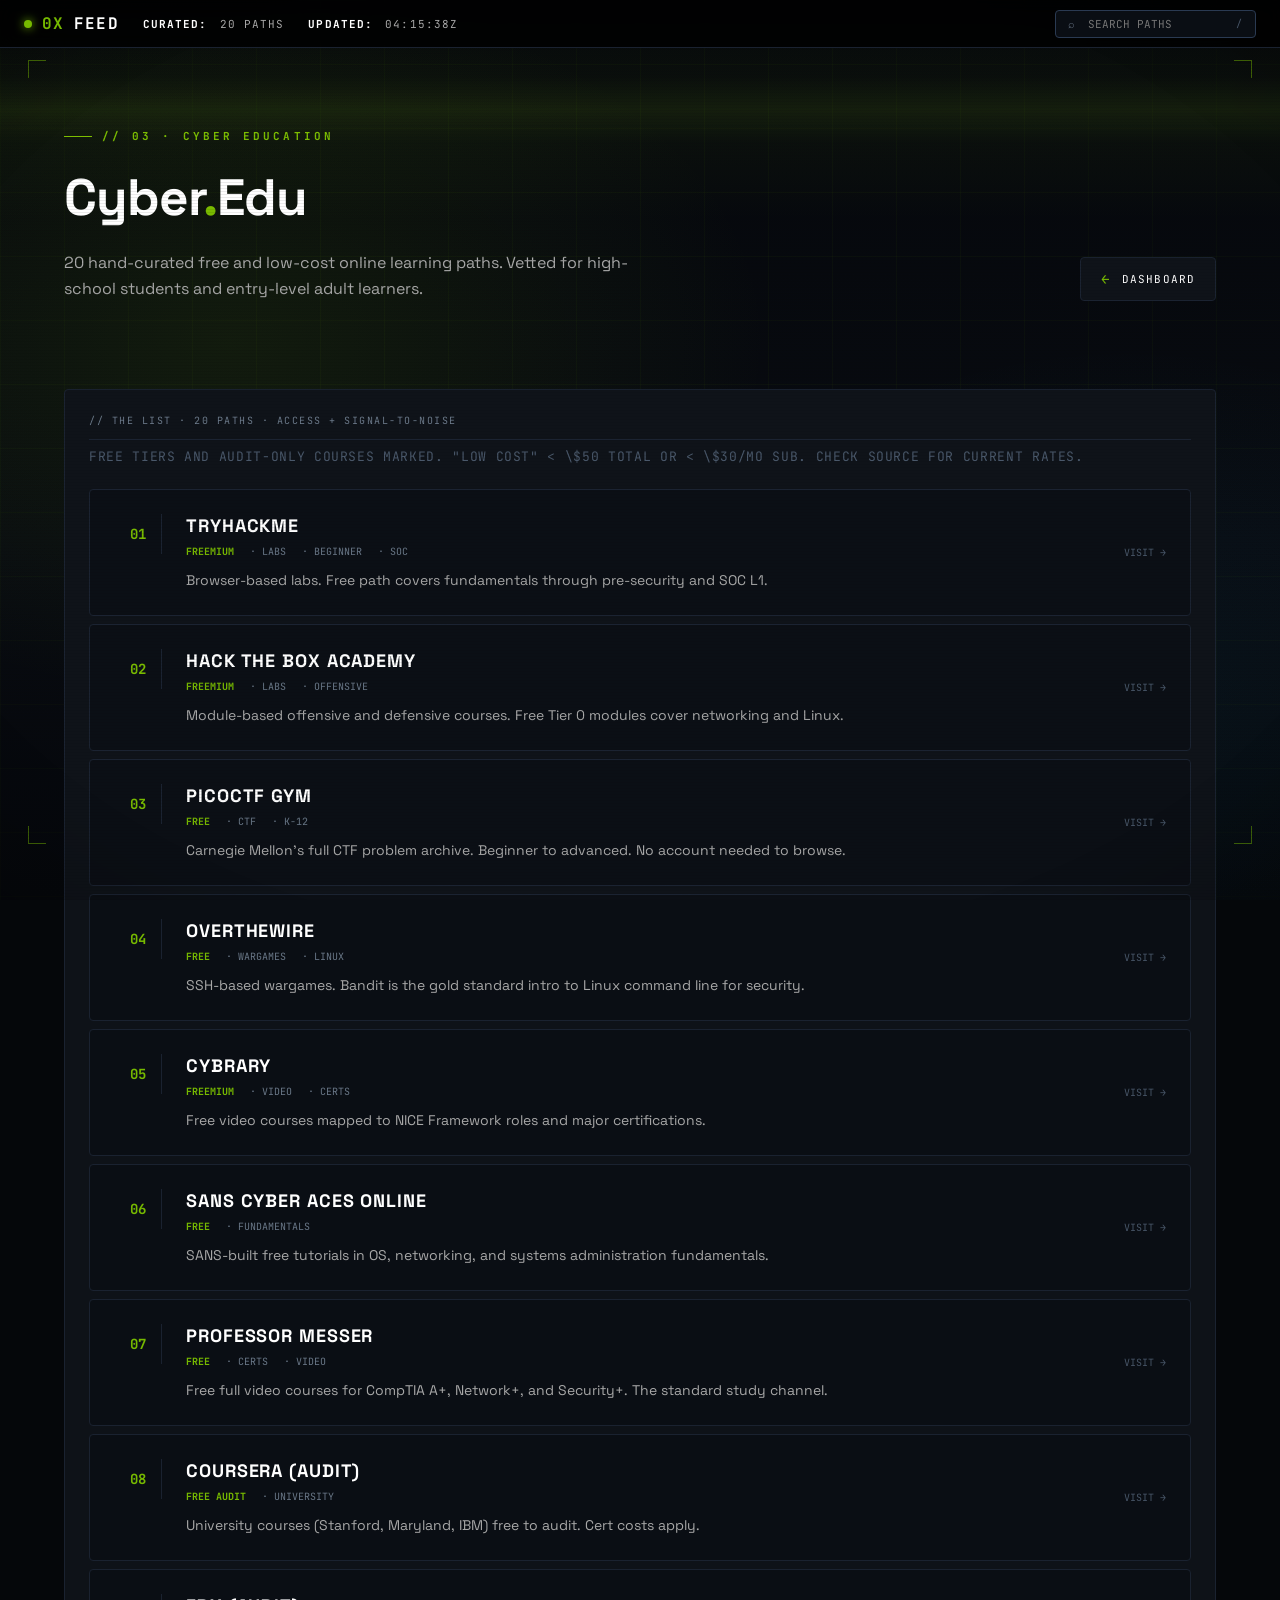
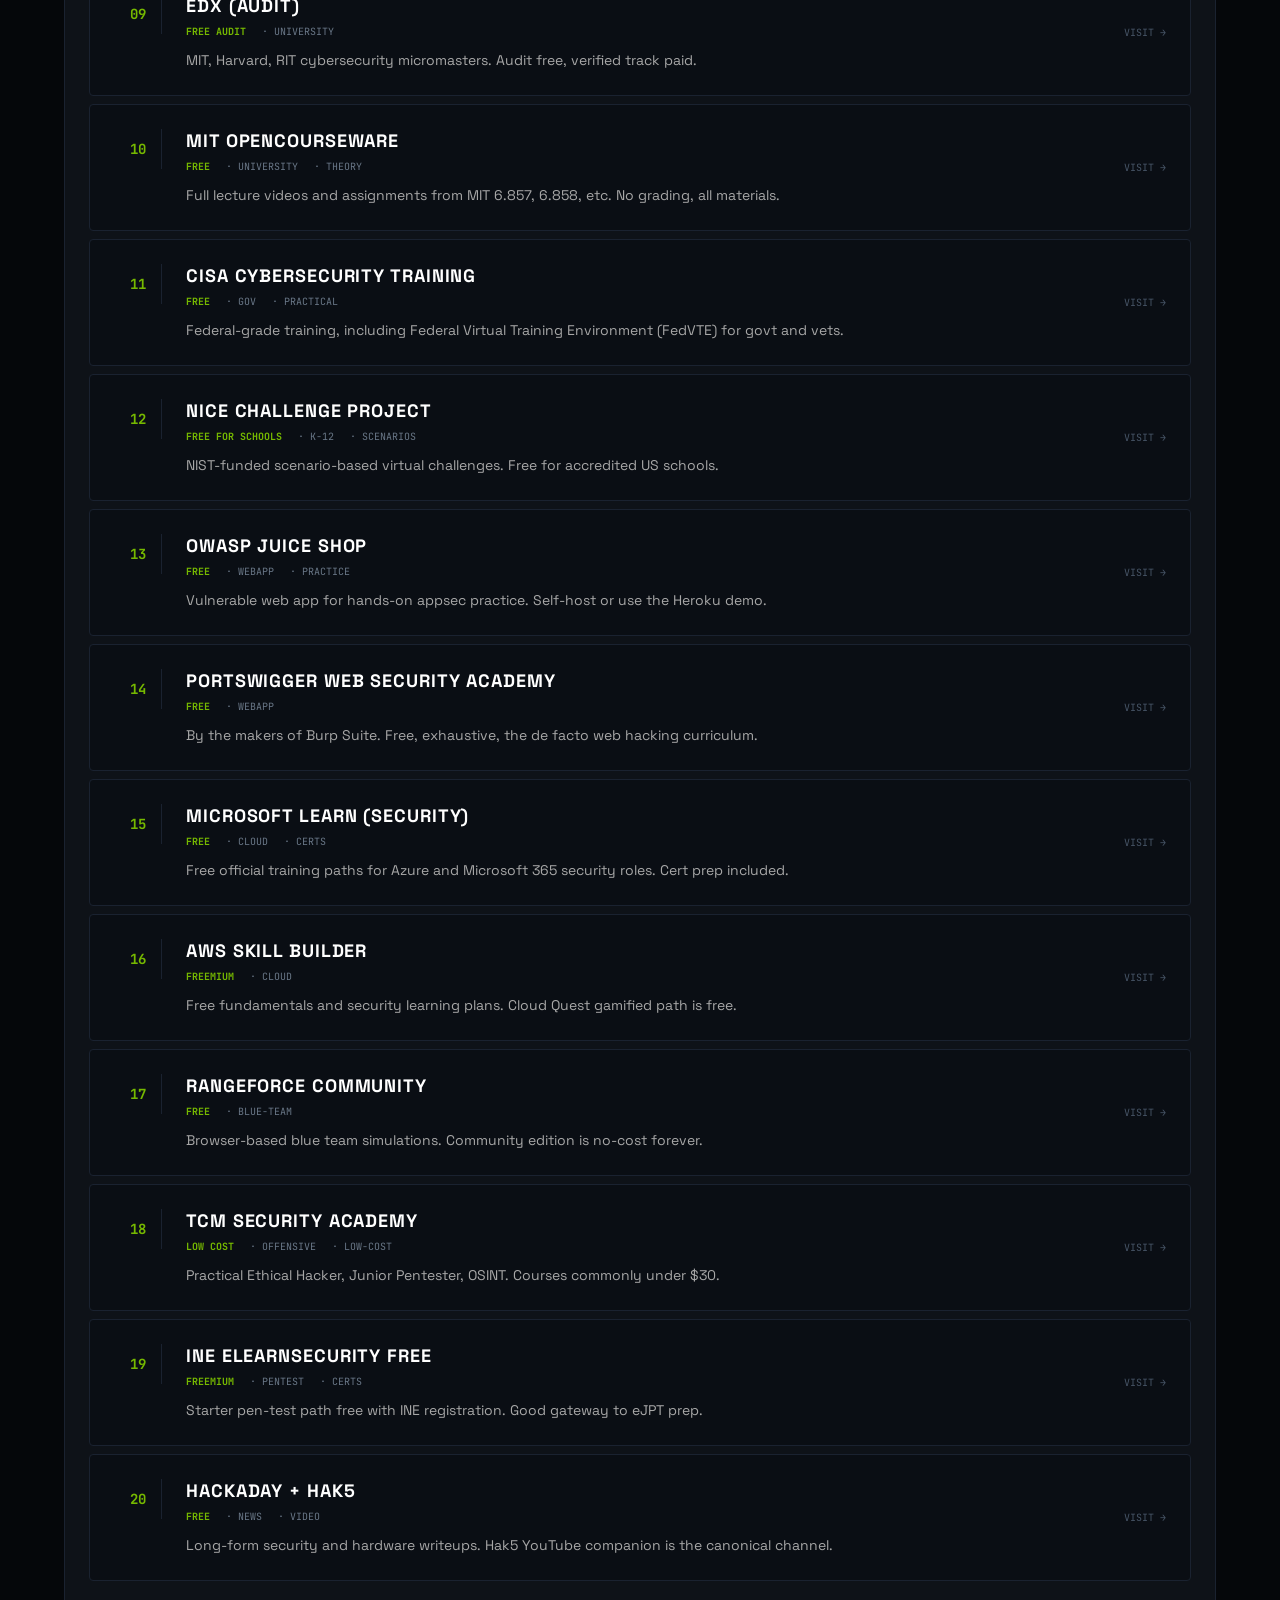
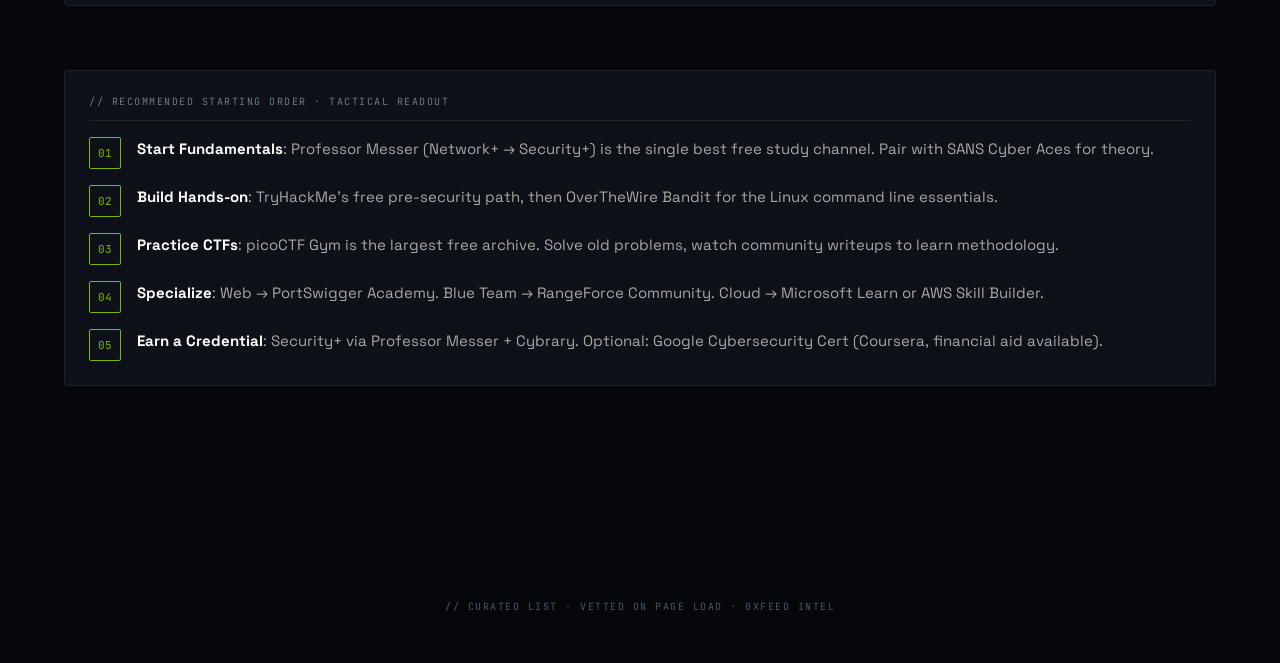
<file: cyber_ed.html>
<!doctype html>
<html lang="en">
<head>
  <meta charset="utf-8">
  <meta name="viewport" content="width=device-width,initial-scale=1">
  <title>0xFEED // Cyber Ed</title>
  <meta name="description" content="Top 20 free and low-cost online cybersecurity learning paths. Curated for high-school and entry-level study.">
  <link rel="icon" href="assets/logo.png">
  <link rel="preconnect" href="https://fonts.googleapis.com">
  <link rel="preconnect" href="https://fonts.gstatic.com" crossorigin>
  <link href="https://fonts.googleapis.com/css2?family=Space+Grotesk:wght@400;600;700&family=JetBrains+Mono:wght@400;500;700&display=swap" rel="stylesheet">
  <style>
    :root {
      --nv-green:        #76b900;
      --nv-green-bright: #95e30b;
      --nv-green-soft:   rgba(118,185,0,.18);
      --teal:            #1eaedb;
      --bg:              #05070a;
      --bg-2:            #0a0e14;
      --panel:            #0e1218;
      --panel-2:         #11161e;
      --border:          #1a2230;
      --border-bright:   #2a3a52;
      --gray-3:          #a7a7a7;
      --gray-4:          #6a7888;
      --gray-5:          #485668;
      --red:              #e52020;

      --mono:    "JetBrains Mono", ui-monospace, "SF Mono", Menlo, monospace;
      --display: "Space Grotesk", Arial, Helvetica, sans-serif;
    }

    * { box-sizing: border-box; }
    html { scroll-behavior: smooth; }
    body { margin: 0; padding: 0; min-height: 100vh; background: var(--bg); color: #fff; font-family: var(--display); -webkit-font-smoothing: antialiased; }
    
    /* BACKGROUND & EFFECTS */
    .bg-base { position: fixed; inset: 0; z-index: -2; background: radial-gradient(900px 600px at 18% 38%, rgba(118,185,0,.10), transparent 60%), radial-gradient(800px 600px at 88% 78%, rgba(30,174,219,.06), transparent 60%), linear-gradient(180deg, #04060a 0%, #070a10 60%, #04060a 100%); }
    .bg-grid { position: fixed; inset: 0; z-index: -1; pointer-events: none; background-image: linear-gradient(rgba(118,185,0,.045) 1px, transparent 1px), linear-gradient(90deg, rgba(118,185,0,.045) 1px, transparent 1px); background-size: 64px 64px; mask-image: radial-gradient(1400px 900px at 50% 50%, #000 35%, transparent 100%); -webkit-mask-image: radial-gradient(1400px 900px at 50% 50%, #000 35%, transparent 100%); }
    .fx-scanbar { position: fixed; left: 0; right: 0; height: 220px; top: 0; z-index: 100; pointer-events: none; background: linear-gradient(180deg, transparent 0%, rgba(118,185,0,.04) 35%, rgba(149,227,11,.10) 50%, rgba(118,185,0,.04) 65%, transparent 100%); mix-blend-mode: screen; animation: scanbar 9s linear infinite; }
    @keyframes scanbar { 0% { transform: translateY(-260px); } 100% { transform: translateY(110vh); } }
    .fx-crt { position: fixed; inset: 0; z-index: 101; pointer-events: none; background: repeating-linear-gradient(0deg, rgba(0,0,0,.22) 0 1px, transparent 1px 3px); opacity: .35; mix-blend-mode: multiply; }
    .fx-vignette { position: fixed; inset: 0; z-index: 102; pointer-events: none; background: radial-gradient(1500px 1000px at 50% 50%, transparent 50%, rgba(0,0,0,.75) 100%); }
    .fx-noise { position: fixed; inset: 0; z-index: 103; pointer-events: none; opacity: .05; mix-blend-mode: overlay; background-image: url("data:image/svg+xml;utf8,<svg xmlns='http://www.w3.org/2000/svg' width='160' height='160'><filter id='n'><feTurbulence type='fractalNoise' baseFrequency='0.9' numOctaves='2' stitchTiles='stitch'/><feColorMatrix values='0 0 0 0 1  0 0 0 0 1  0 0 0 0 1  0 0 0 1 0'/></filter><rect width='100%25' height='100%25' filter='url(%23n)'/></svg>"); }

    .corner { position: fixed; width: 18px; height: 18px; z-index: 10; border: 1px solid var(--nv-green); pointer-events: none; opacity: 0.5; }
    .corner.tl { top: 60px; left: 28px; border-right: 0; border-bottom: 0; }
    .corner.tr { top: 60px; right: 28px; border-left: 0; border-bottom: 0; }
    .corner.bl { bottom: 56px; left: 28px; border-right: 0; border-top: 0; }
    .corner.br { bottom: 56px; right: 28px; border-left: 0; border-top: 0; }

    /* TOPBAR */
    .topbar { position: sticky; top: 0; height: 48px; background: rgba(0,0,0,0.8); border-bottom: 1px solid var(--border); display: flex; align-items: center; padding: 0 24px; gap: 24px; font-family: var(--mono); font-size: 11px; text-transform: uppercase; letter-spacing: 0.1em; z-index: 110; backdrop-filter: blur(8px); }
    .brand { display: flex; align-items: center; gap: 10px; font-weight: 700; font-size: 16px; color: #fff; text-decoration: none; }
    .brand .ox { color: var(--nv-green); }
    .brand .feed { color: #fff; }
    .pulse { width: 8px; height: 8px; border-radius: 50%; background: var(--nv-green); box-shadow: 0 0 10px var(--nv-green); animation: blink 2s infinite; }
    @keyframes blink { 0%, 70% { opacity: 1; } 85% { opacity: 0.25; } 100% { opacity: 1; } }

    .status { display: flex; gap: 24px; color: var(--gray-3); flex: 1; }
    .status b { color: #fff; margin-right: 4px; }
    .dot { display: inline-block; width: 6px; height: 6px; border-radius: 50%; background: var(--nv-green); margin-right: 6px; }

    .search { position: relative; display: flex; align-items: center; gap: 10px; background: var(--bg-2); border: 1px solid var(--border-bright); padding: 0 12px; height: 28px; border-radius: 4px; color: var(--gray-4); }
    .search input { background: transparent; border: none; color: #fff; font-family: var(--mono); font-size: 11px; outline: none; width: 140px; }
    .search .key { color: var(--gray-5); font-size: 10px; }

    /* PAGE HEAD */
    .page-head { position: relative; padding: 80px 64px 40px; max-width: 1480px; margin: 0 auto; z-index: 10; display: flex; justify-content: space-between; align-items: flex-end; }
    .page-head .titles { flex: 1; }
    .page-head .eyebrow { font-family: var(--mono); font-size: 11px; letter-spacing: 0.28em; color: var(--nv-green); font-weight: 700; text-transform: uppercase; margin-bottom: 24px; display: flex; align-items: center; gap: 10px; }
    .page-head .eyebrow::before { content: ""; width: 28px; height: 1px; background: var(--nv-green); }
    .page-head h1 { font-size: clamp(32px, 4vw, 52px); font-weight: 700; line-height: 1.1; margin: 0 0 24px; letter-spacing: -0.02em; }
    .page-head h1 .gn { color: var(--nv-green); }
    .page-head p { max-width: 600px; font-size: 16px; line-height: 1.6; color: var(--gray-3); margin: 0; }
    
    .backbtn { display: inline-flex; align-items: center; gap: 12px; padding: 12px 20px; background: var(--panel); border: 1px solid var(--border); border-radius: 4px; color: #fff; text-decoration: none; font-family: var(--mono); font-size: 11px; text-transform: uppercase; letter-spacing: 0.1em; transition: all 0.2s ease; }
    .backbtn:hover { border-color: var(--nv-green); background: var(--panel-2); transform: translateX(-4px); }
    .backbtn .ar { color: var(--nv-green); font-size: 14px; }

    /* MAIN */
    main { position: relative; max-width: 1480px; margin: 0 auto; padding: 48px 64px 100px; z-index: 10; }
    
    .grid { display: grid; grid-template-columns: repeat(12, 1fr); gap: 24px; margin-bottom: 64px; }
    .cell { grid-column: span 12; background: var(--panel); border: 1px solid var(--border); border-radius: 4px; padding: 24px; position: relative; }
    
    .lbl { display: flex; justify-content: space-between; align-items: center; margin-bottom: 16px; padding-bottom: 12px; border-bottom: 1px solid var(--border); font-family: var(--mono); font-size: 10px; text-transform: uppercase; letter-spacing: 0.15em; color: var(--gray-4); }
    .section-sub { font-size: 13px; color: var(--gray-5); margin-top: -8px; margin-bottom: 24px; font-family: var(--mono); text-transform: uppercase; letter-spacing: 0.05em; }

    /* LIST CARDS */
    .feed-list { display: flex; flex-direction: column; gap: 8px; }
    .list-card { display: grid; grid-template-columns: 48px 1fr auto; gap: 24px; padding: 24px; background: var(--bg-2); border: 1px solid var(--border); border-radius: 4px; text-decoration: none; color: #fff; transition: all 0.2s ease; }
    .list-card:hover { border-color: var(--nv-green); background: var(--panel); transform: translateX(8px); }
    .list-card .idx { font-family: var(--mono); font-size: 14px; color: var(--nv-green); font-weight: 700; display: flex; align-items: center; justify-content: center; border-right: 1px solid var(--border); height: 40px; }
    .list-card h4 { font-size: 18px; font-weight: 700; margin: 0 0 8px; text-transform: uppercase; letter-spacing: 0.05em; }
    .list-card .meta { display: flex; gap: 16px; font-family: var(--mono); font-size: 10px; color: var(--gray-4); text-transform: uppercase; margin-bottom: 12px; }
    .list-card .tier { color: var(--nv-green); font-weight: 700; }
    .list-card p { font-size: 14px; line-height: 1.5; color: var(--gray-3); margin: 0; }
    .list-card .visit { font-family: var(--mono); font-size: 10px; color: var(--gray-5); text-transform: uppercase; align-self: center; }
    .list-card:hover .visit { color: var(--nv-green); }

    /* STEP LIST */
    .step-list { display: flex; flex-direction: column; gap: 16px; margin: 0; padding: 0; list-style: none; }
    .step-item { display: grid; grid-template-columns: 32px 1fr; gap: 16px; align-items: flex-start; }
    .step-num { font-family: var(--mono); font-size: 11px; color: var(--nv-green); border: 1px solid var(--nv-green); width: 32px; height: 32px; display: flex; align-items: center; justify-content: center; border-radius: 2px; }
    .step-content { font-size: 15px; line-height: 1.6; color: var(--gray-3); }
    .step-content b { color: #fff; font-weight: 700; }

    .loader { padding: 40px; text-align: center; font-family: var(--mono); font-size: 11px; color: var(--gray-5); text-transform: uppercase; letter-spacing: 0.2em; }
    .loader::after { content: "..."; animation: loading 1.5s infinite; }
    @keyframes loading { 0% { content: "."; } 33% { content: ".."; } 66% { content: "..."; } }

    .note { padding: 40px 64px; font-family: var(--mono); font-size: 10px; color: var(--gray-5); text-transform: uppercase; letter-spacing: 0.15em; text-align: center; }

    @media (max-width: 1080px) {
      .page-head, main, .note { padding-left: 24px; padding-right: 24px; }
      .page-head { flex-direction: column; align-items: flex-start; gap: 32px; }
      .list-card { grid-template-columns: 1fr; gap: 16px; }
      .list-card .idx { border-right: 0; border-bottom: 1px solid var(--border); justify-content: flex-start; height: auto; padding-bottom: 8px; }
      .list-card .visit { display: none; }
    }
  </style>
</head>
<body>

<div class="bg-base"></div>
<div class="bg-grid"></div>
<div class="fx-scanbar"></div>
<div class="fx-crt"></div>
<div class="fx-vignette"></div>
<div class="fx-noise"></div>

<span class="corner tl"></span>
<span class="corner tr"></span>
<span class="corner bl"></span>
<span class="corner br"></span>

<header class="topbar">
  <a href="index.html" class="brand">
    <span class="pulse" aria-hidden="true"></span>
    <span class="ox">0x</span><span class="feed">FEED</span>
  </a>
  <div class="status" role="status" aria-live="polite">
    <span><b>CURATED:</b>&nbsp;<span id="count">20</span> paths</span>
    <span><b>UPDATED:</b>&nbsp;<span id="last-updated">—</span></span>
    <span id="search-count" style="color:var(--nv-green)"></span>
  </div>
  <div class="search">
    <span aria-hidden="true">⌕</span>
    <input id="q" type="search" placeholder="SEARCH PATHS" aria-label="Search">
    <span class="key">/</span>
  </div>
</header>

<section class="page-head">
  <div class="titles">
    <p class="eyebrow">// 03 · CYBER EDUCATION</p>
    <h1>Cyber<span class="gn">.</span>Edu</h1>
    <p>20 hand-curated free and low-cost online learning paths. Vetted for high-school students and entry-level adult learners.</p>
  </div>
  <a class="backbtn" href="cyber-dashboard-redesign.html"><span class="ar">←</span> DASHBOARD</a>
</section>

<main>

  <section class="grid">
    <div class="cell">
      <div class="lbl"><span>// the list · 20 paths · access + signal-to-noise</span></div>
      <p class="section-sub">Free tiers and audit-only courses marked. "Low cost" &lt; \$50 total or &lt; \$30/mo sub. Check source for current rates.</p>
      <div id="ed-list" class="feed-list"><div class="loader">loading database</div></div>
    </div>
  </section>

  <section class="grid">
    <div class="cell">
      <div class="lbl"><span>// recommended starting order · tactical readout</span></div>
      <ol class="step-list">
        <li class="step-item">
          <div class="step-num">01</div>
          <div class="step-content"><b>Start Fundamentals</b>: Professor Messer (Network+ → Security+) is the single best free study channel. Pair with SANS Cyber Aces for theory.</div>
        </li>
        <li class="step-item">
          <div class="step-num">02</div>
          <div class="step-content"><b>Build Hands-on</b>: TryHackMe's free pre-security path, then OverTheWire Bandit for the Linux command line essentials.</div>
        </li>
        <li class="step-item">
          <div class="step-num">03</div>
          <div class="step-content"><b>Practice CTFs</b>: picoCTF Gym is the largest free archive. Solve old problems, watch community writeups to learn methodology.</div>
        </li>
        <li class="step-item">
          <div class="step-num">04</div>
          <div class="step-content"><b>Specialize</b>: Web → PortSwigger Academy. Blue Team → RangeForce Community. Cloud → Microsoft Learn or AWS Skill Builder.</div>
        </li>
        <li class="step-item">
          <div class="step-num">05</div>
          <div class="step-content"><b>Earn a Credential</b>: Security+ via Professor Messer + Cybrary. Optional: Google Cybersecurity Cert (Coursera, financial aid available).</div>
        </li>
      </ol>
    </div>
  </section>

</main>

<p class="note">// curated list · vetted on page load · 0xFEED intel</p>

<script src="assets/feed.js"></script>
<script>
(function init(){
  if (window.OXFEED) {
    OXFEED.bindSearch("q", ".list-card");

    const list = OXFEED.ED_SITES;
    if (list && list.length) {
      document.getElementById("count").textContent = list.length;
      document.getElementById("ed-list").innerHTML = list.map((s, i) => `
        <a class="list-card" href="${OXFEED.escapeHtml(s.url)}" target="_blank" rel="noopener noreferrer">
          <div class="idx">${String(i+1).padStart(2,"0")}</div>
          <div>
            <h4>${OXFEED.escapeHtml(s.name)}</h4>
            <div class="meta">
              <span class="tier">${OXFEED.escapeHtml(s.tier)}</span>
              ${(s.tags||[]).map(t => `<span>· ${OXFEED.escapeHtml(t)}</span>`).join("")}
            </div>
            <p>${OXFEED.escapeHtml(s.desc)}</p>
          </div>
          <span class="visit">visit →</span>
        </a>`).join("");
    } else {
      document.getElementById("ed-list").innerHTML = '<div class="empty" style="padding:40px;text-align:center;font-family:var(--mono);font-size:11px;color:var(--gray-5)">database offline. retry on refresh.</div>';
    }

    OXFEED.setUpdated("last-updated");
  }

  // occasional, very subtle full-page glitch shake
  (function () {
    const root = document.documentElement;
    function pulse() {
      if (typeof root.animate === 'function') {
        root.animate([
          { filter: 'none', transform: 'translate(0,0)' },
          { filter: 'hue-rotate(8deg) contrast(1.04)', transform: 'translate(1px,-1px)' },
          { filter: 'none', transform: 'translate(-1px,0)' },
          { filter: 'none', transform: 'translate(0,0)' }
        ], { duration: 320, easing: 'steps(4)' });
      }
      setTimeout(pulse, 6000 + Math.random() * 9000);
    }
    setTimeout(pulse, 4000);
  })();
})();
</script>

</body>
</html>
</file>
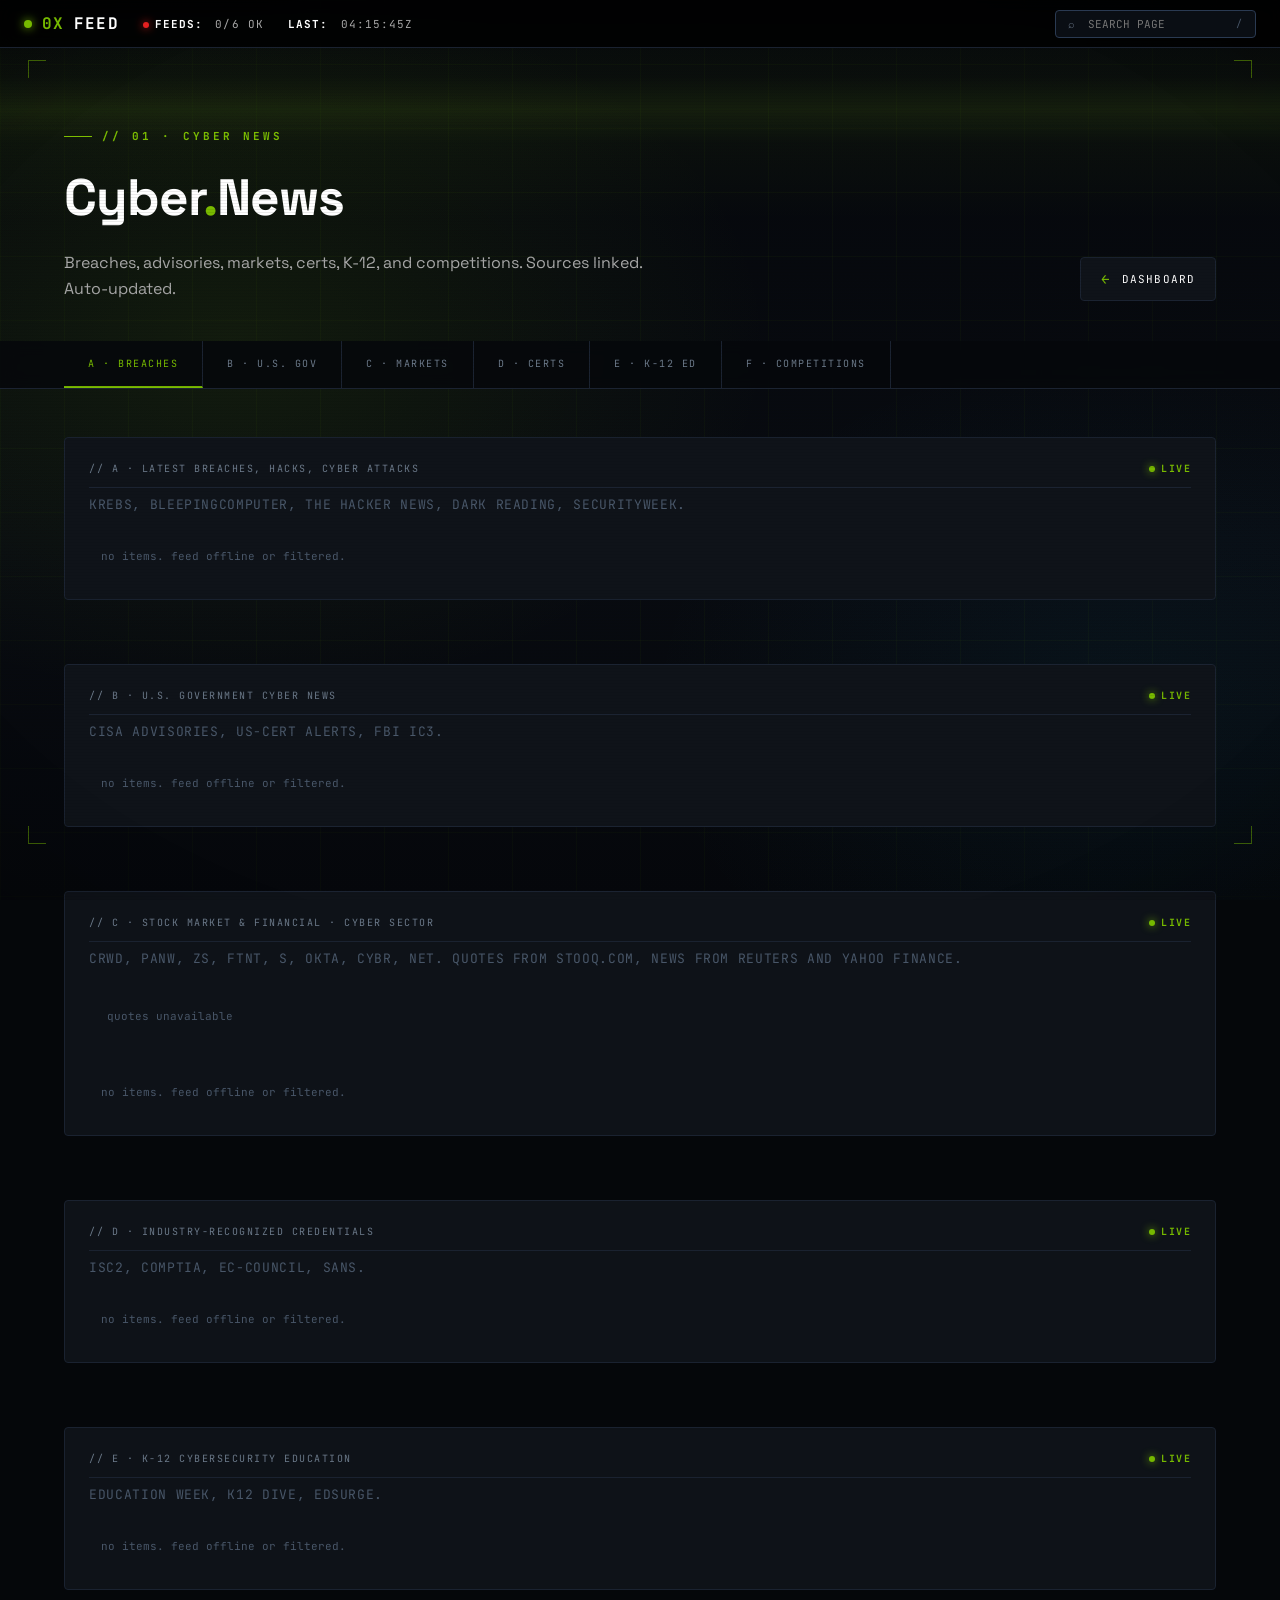
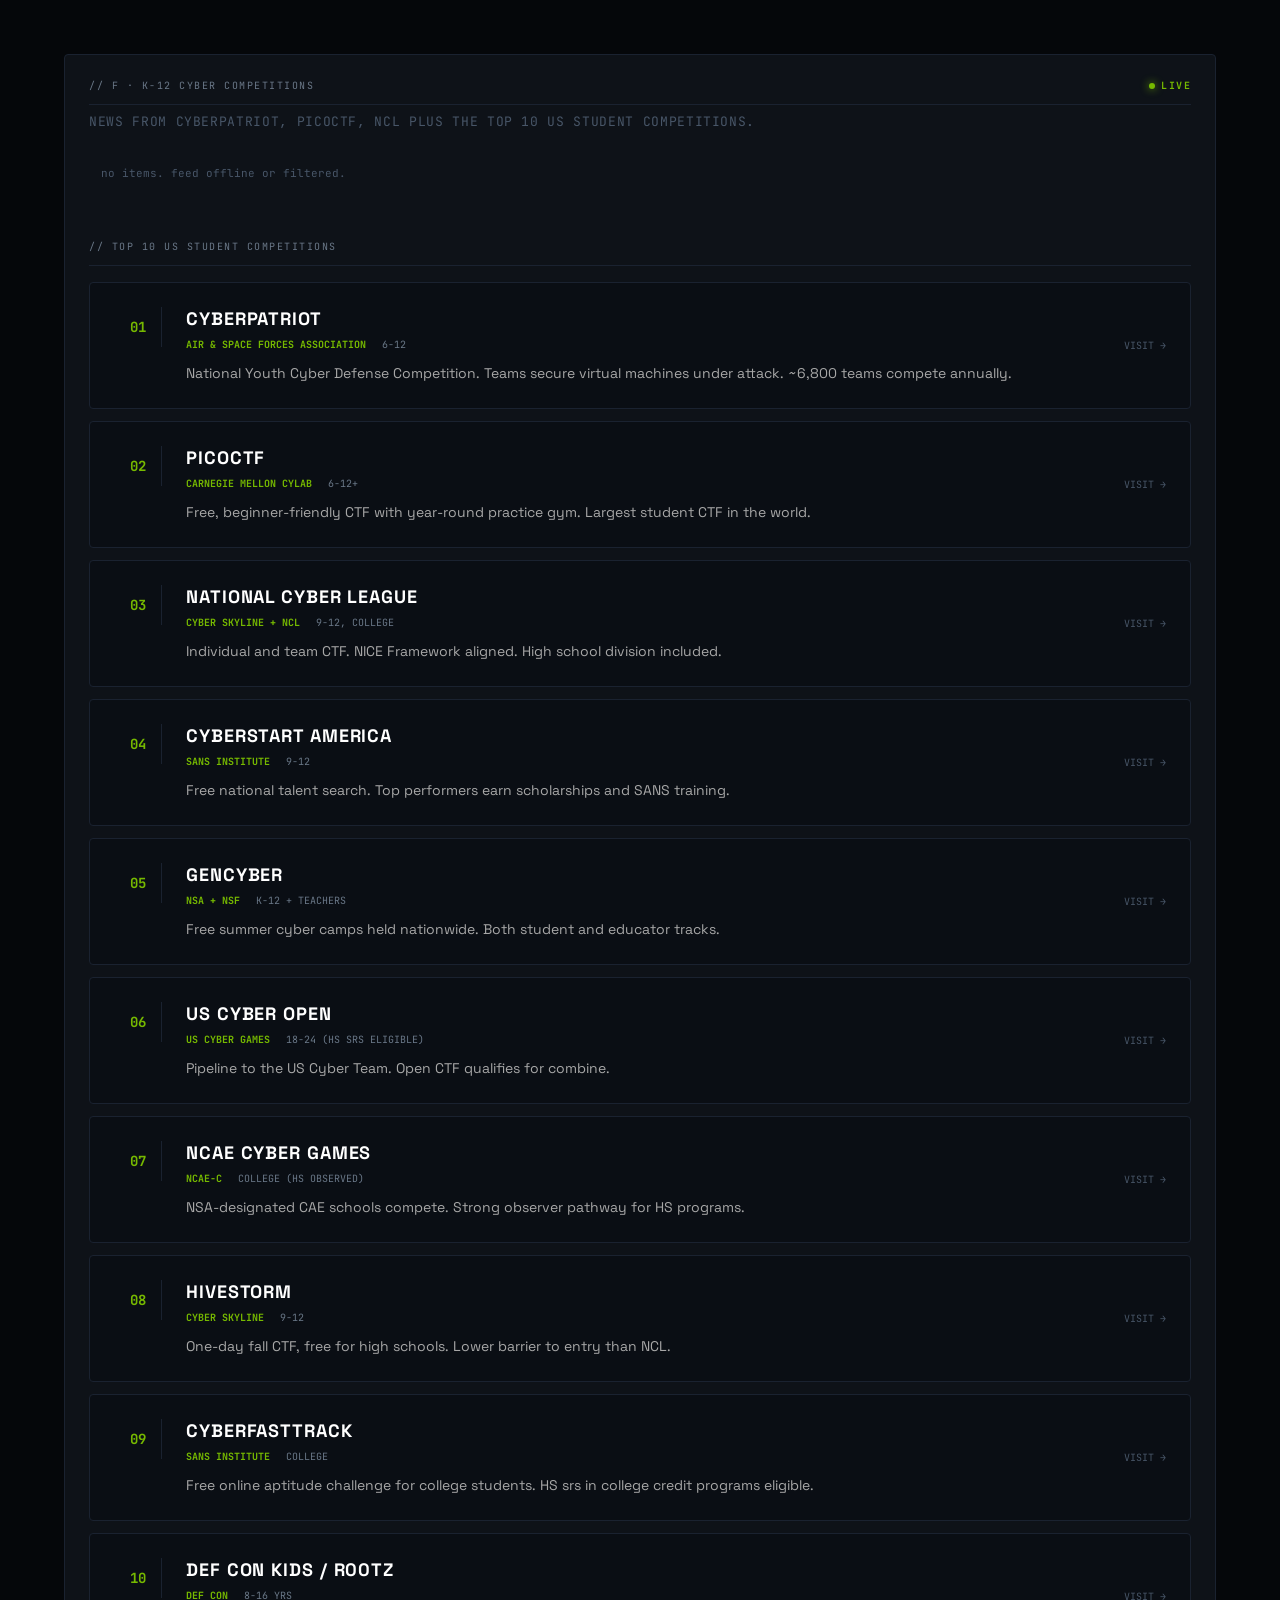
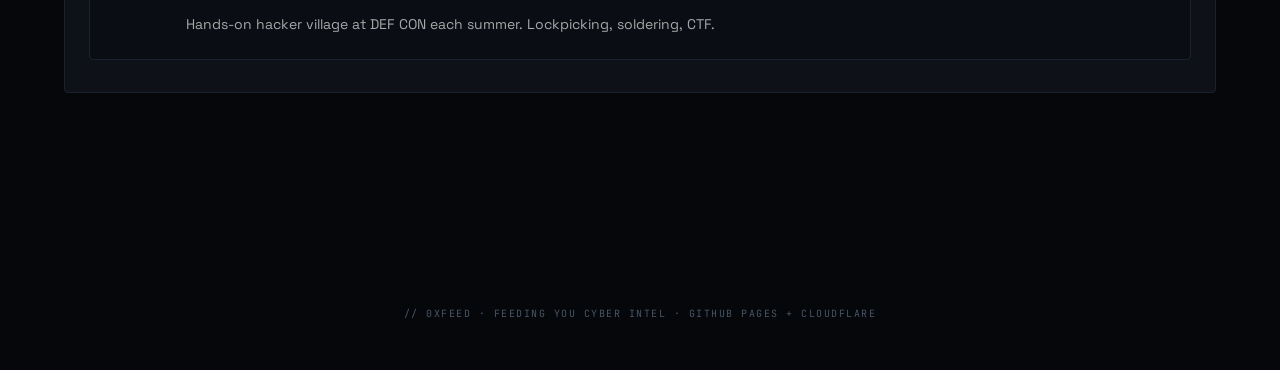
<file: cyber_news.html>
<!doctype html>
<html lang="en">
<head>
  <meta charset="utf-8">
  <meta name="viewport" content="width=device-width,initial-scale=1">
  <title>0xFEED // Cyber News</title>
  <meta name="description" content="Cybersecurity news: breaches, federal advisories, markets, certifications, K-12 education, and competitions.">
  <link rel="icon" href="assets/logo.png">
  <link rel="preconnect" href="https://fonts.googleapis.com">
  <link rel="preconnect" href="https://fonts.gstatic.com" crossorigin>
  <link href="https://fonts.googleapis.com/css2?family=Space+Grotesk:wght@400;600;700&family=JetBrains+Mono:wght@400;500;700&display=swap" rel="stylesheet">
  <style>
    :root {
      --nv-green:        #76b900;
      --nv-green-bright: #95e30b;
      --nv-green-soft:   rgba(118,185,0,.18);
      --teal:            #1eaedb;
      --bg:              #05070a;
      --bg-2:            #0a0e14;
      --panel:            #0e1218;
      --panel-2:         #11161e;
      --border:          #1a2230;
      --border-bright:   #2a3a52;
      --gray-3:          #a7a7a7;
      --gray-4:          #6a7888;
      --gray-5:          #485668;
      --red:              #e52020;

      --mono:    "JetBrains Mono", ui-monospace, "SF Mono", Menlo, monospace;
      --display: "Space Grotesk", Arial, Helvetica, sans-serif;
    }

    * { box-sizing: border-box; }
    html { scroll-behavior: smooth; }
    body { margin: 0; padding: 0; min-height: 100vh; background: var(--bg); color: #fff; font-family: var(--display); -webkit-font-smoothing: antialiased; }
    
    /* BACKGROUND & EFFECTS */
    .bg-base { position: fixed; inset: 0; z-index: -2; background: radial-gradient(900px 600px at 18% 38%, rgba(118,185,0,.10), transparent 60%), radial-gradient(800px 600px at 88% 78%, rgba(30,174,219,.06), transparent 60%), linear-gradient(180deg, #04060a 0%, #070a10 60%, #04060a 100%); }
    .bg-grid { position: fixed; inset: 0; z-index: -1; pointer-events: none; background-image: linear-gradient(rgba(118,185,0,.045) 1px, transparent 1px), linear-gradient(90deg, rgba(118,185,0,.045) 1px, transparent 1px); background-size: 64px 64px; mask-image: radial-gradient(1400px 900px at 50% 50%, #000 35%, transparent 100%); -webkit-mask-image: radial-gradient(1400px 900px at 50% 50%, #000 35%, transparent 100%); }
    .fx-scanbar { position: fixed; left: 0; right: 0; height: 220px; top: 0; z-index: 100; pointer-events: none; background: linear-gradient(180deg, transparent 0%, rgba(118,185,0,.04) 35%, rgba(149,227,11,.10) 50%, rgba(118,185,0,.04) 65%, transparent 100%); mix-blend-mode: screen; animation: scanbar 9s linear infinite; }
    @keyframes scanbar { 0% { transform: translateY(-260px); } 100% { transform: translateY(110vh); } }
    .fx-crt { position: fixed; inset: 0; z-index: 101; pointer-events: none; background: repeating-linear-gradient(0deg, rgba(0,0,0,.22) 0 1px, transparent 1px 3px); opacity: .35; mix-blend-mode: multiply; }
    .fx-vignette { position: fixed; inset: 0; z-index: 102; pointer-events: none; background: radial-gradient(1500px 1000px at 50% 50%, transparent 50%, rgba(0,0,0,.75) 100%); }
    .fx-noise { position: fixed; inset: 0; z-index: 103; pointer-events: none; opacity: .05; mix-blend-mode: overlay; background-image: url("data:image/svg+xml;utf8,<svg xmlns='http://www.w3.org/2000/svg' width='160' height='160'><filter id='n'><feTurbulence type='fractalNoise' baseFrequency='0.9' numOctaves='2' stitchTiles='stitch'/><feColorMatrix values='0 0 0 0 1  0 0 0 0 1  0 0 0 0 1  0 0 0 1 0'/></filter><rect width='100%25' height='100%25' filter='url(%23n)'/></svg>"); }

    .corner { position: fixed; width: 18px; height: 18px; z-index: 10; border: 1px solid var(--nv-green); pointer-events: none; opacity: 0.5; }
    .corner.tl { top: 60px; left: 28px; border-right: 0; border-bottom: 0; }
    .corner.tr { top: 60px; right: 28px; border-left: 0; border-bottom: 0; }
    .corner.bl { bottom: 56px; left: 28px; border-right: 0; border-top: 0; }
    .corner.br { bottom: 56px; right: 28px; border-left: 0; border-top: 0; }

    /* TOPBAR */
    .topbar { position: sticky; top: 0; height: 48px; background: rgba(0,0,0,0.8); border-bottom: 1px solid var(--border); display: flex; align-items: center; padding: 0 24px; gap: 24px; font-family: var(--mono); font-size: 11px; text-transform: uppercase; letter-spacing: 0.1em; z-index: 110; backdrop-filter: blur(8px); }
    .brand { display: flex; align-items: center; gap: 10px; font-weight: 700; font-size: 16px; color: #fff; text-decoration: none; }
    .brand .ox { color: var(--nv-green); }
    .brand .feed { color: #fff; }
    .pulse { width: 8px; height: 8px; border-radius: 50%; background: var(--nv-green); box-shadow: 0 0 10px var(--nv-green); animation: blink 2s infinite; }
    @keyframes blink { 0%, 70% { opacity: 1; } 85% { opacity: 0.25; } 100% { opacity: 1; } }

    .status { display: flex; gap: 24px; color: var(--gray-3); flex: 1; }
    .status b { color: #fff; margin-right: 4px; }
    .dot { display: inline-block; width: 6px; height: 6px; border-radius: 50%; background: var(--nv-green); margin-right: 6px; }
    .dot.err { background: var(--red); box-shadow: 0 0 8px var(--red); }

    .search { position: relative; display: flex; align-items: center; gap: 10px; background: var(--bg-2); border: 1px solid var(--border-bright); padding: 0 12px; height: 28px; border-radius: 4px; color: var(--gray-4); }
    .search input { background: transparent; border: none; color: #fff; font-family: var(--mono); font-size: 11px; outline: none; width: 140px; }
    .search .key { color: var(--gray-5); font-size: 10px; }

    /* PAGE HEAD */
    .page-head { position: relative; padding: 80px 64px 40px; max-width: 1480px; margin: 0 auto; z-index: 10; display: flex; justify-content: space-between; align-items: flex-end; }
    .page-head .titles { flex: 1; }
    .page-head .eyebrow { font-family: var(--mono); font-size: 11px; letter-spacing: 0.28em; color: var(--nv-green); font-weight: 700; text-transform: uppercase; margin-bottom: 24px; display: flex; align-items: center; gap: 10px; }
    .page-head .eyebrow::before { content: ""; width: 28px; height: 1px; background: var(--nv-green); }
    .page-head h1 { font-size: clamp(32px, 4vw, 52px); font-weight: 700; line-height: 1.1; margin: 0 0 24px; letter-spacing: -0.02em; }
    .page-head h1 .gn { color: var(--nv-green); }
    .page-head p { max-width: 600px; font-size: 16px; line-height: 1.6; color: var(--gray-3); margin: 0; }
    
    .backbtn { display: inline-flex; align-items: center; gap: 12px; padding: 12px 20px; background: var(--panel); border: 1px solid var(--border); border-radius: 4px; color: #fff; text-decoration: none; font-family: var(--mono); font-size: 11px; text-transform: uppercase; letter-spacing: 0.1em; transition: all 0.2s ease; }
    .backbtn:hover { border-color: var(--nv-green); background: var(--panel-2); transform: translateX(-4px); }
    .backbtn .ar { color: var(--nv-green); font-size: 14px; }

    /* SUB NAV */
    .subnav { position: sticky; top: 48px; z-index: 100; background: rgba(5,7,10,0.9); backdrop-filter: blur(8px); border-bottom: 1px solid var(--border); padding: 0 64px; }
    .subnav-inner { max-width: 1352px; margin: 0 auto; display: flex; gap: 0; overflow-x: auto; scrollbar-width: none; }
    .subnav-inner::-webkit-scrollbar { display: none; }
    .subnav-inner a { padding: 16px 24px; color: var(--gray-4); text-decoration: none; font-family: var(--mono); font-size: 10px; text-transform: uppercase; letter-spacing: 0.15em; border-right: 1px solid var(--border); transition: all 0.2s ease; white-space: nowrap; }
    .subnav-inner a:hover { color: #fff; background: var(--panel); }
    .subnav-inner a.active { color: var(--nv-green); border-bottom: 2px solid var(--nv-green); }

    /* MAIN */
    main { position: relative; max-width: 1480px; margin: 0 auto; padding: 48px 64px 100px; z-index: 10; }
    
    .grid { display: grid; grid-template-columns: repeat(12, 1fr); gap: 24px; margin-bottom: 64px; }
    .cell { grid-column: span 12; background: var(--panel); border: 1px solid var(--border); border-radius: 4px; padding: 24px; position: relative; }
    
    .lbl { display: flex; justify-content: space-between; align-items: center; margin-bottom: 16px; padding-bottom: 12px; border-bottom: 1px solid var(--border); font-family: var(--mono); font-size: 10px; text-transform: uppercase; letter-spacing: 0.15em; color: var(--gray-4); }
    .lbl .live { color: var(--nv-green); font-weight: 700; display: flex; align-items: center; gap: 6px; }
    .lbl .live::before { content: ""; width: 6px; height: 6px; border-radius: 50%; background: var(--nv-green); box-shadow: 0 0 8px var(--nv-green); animation: blink 2s infinite; }
    
    .section-sub { font-size: 13px; color: var(--gray-5); margin-top: -8px; margin-bottom: 24px; font-family: var(--mono); text-transform: uppercase; letter-spacing: 0.05em; }

    /* FEED LIST */
    .feed-list { display: flex; flex-direction: column; gap: 4px; }
    .article-row { display: grid; grid-template-columns: 1fr auto; align-items: center; padding: 12px 16px; background: rgba(255,255,255,0.02); border: 1px solid transparent; border-radius: 2px; text-decoration: none; color: #fff; transition: all 0.15s ease; }
    .article-row:hover { background: var(--nv-green-soft); border-color: var(--nv-green-bright); transform: translateX(4px); }
    .article-row .title { font-size: 15px; font-weight: 600; overflow: hidden; text-overflow: ellipsis; white-space: nowrap; }
    .article-row .date { font-family: var(--mono); font-size: 10px; color: var(--gray-5); text-transform: uppercase; margin-left: 16px; }
    .article-row:hover .date { color: var(--nv-green); }

    /* TICKERS */
    .tickers { display: flex; gap: 12px; overflow-x: auto; padding-bottom: 8px; scrollbar-width: none; margin-bottom: 24px; }
    .tickers::-webkit-scrollbar { display: none; }
    .ticker-item { background: var(--bg-2); border: 1px solid var(--border-bright); padding: 10px 16px; border-radius: 2px; display: flex; align-items: center; gap: 12px; min-width: 140px; }
    .ticker-item .sym { font-family: var(--mono); font-weight: 700; color: #fff; }
    .ticker-item .price { font-family: var(--mono); font-weight: 500; }
    .ticker-item .chg { font-family: var(--mono); font-weight: 700; font-size: 10px; }
    .ticker-item .up { color: var(--nv-green); }
    .ticker-item .down { color: var(--red); }

    /* LIST CARDS (COMPETITIONS) */
    .list-card { display: grid; grid-template-columns: 48px 1fr auto; gap: 24px; padding: 24px; background: var(--bg-2); border: 1px solid var(--border); border-radius: 4px; text-decoration: none; color: #fff; transition: all 0.2s ease; margin-bottom: 8px; }
    .list-card:hover { border-color: var(--nv-green); background: var(--panel); transform: translateX(8px); }
    .list-card .idx { font-family: var(--mono); font-size: 14px; color: var(--nv-green); font-weight: 700; display: flex; align-items: center; justify-content: center; border-right: 1px solid var(--border); height: 40px; }
    .list-card h4 { font-size: 18px; font-weight: 700; margin: 0 0 8px; text-transform: uppercase; letter-spacing: 0.05em; }
    .list-card .meta { display: flex; gap: 16px; font-family: var(--mono); font-size: 10px; color: var(--gray-4); text-transform: uppercase; margin-bottom: 12px; }
    .list-card .tier { color: var(--nv-green); font-weight: 700; }
    .list-card p { font-size: 14px; line-height: 1.5; color: var(--gray-3); margin: 0; }
    .list-card .visit { font-family: var(--mono); font-size: 10px; color: var(--gray-5); text-transform: uppercase; align-self: center; }
    .list-card:hover .visit { color: var(--nv-green); }

    .loader { padding: 40px; text-align: center; font-family: var(--mono); font-size: 11px; color: var(--gray-5); text-transform: uppercase; letter-spacing: 0.2em; }
    .loader::after { content: "..."; animation: loading 1.5s infinite; }
    @keyframes loading { 0% { content: "."; } 33% { content: ".."; } 66% { content: "..."; } }

    .note { padding: 40px 64px; font-family: var(--mono); font-size: 10px; color: var(--gray-5); text-transform: uppercase; letter-spacing: 0.15em; text-align: center; }

    @media (max-width: 1080px) {
      .page-head, main, .note, .subnav { padding-left: 24px; padding-right: 24px; }
      .page-head { flex-direction: column; align-items: flex-start; gap: 32px; }
      .list-card { grid-template-columns: 1fr; gap: 16px; }
      .list-card .idx { border-right: 0; border-bottom: 1px solid var(--border); justify-content: flex-start; height: auto; padding-bottom: 8px; }
      .list-card .visit { display: none; }
    }
  </style>
</head>
<body>

<div class="bg-base"></div>
<div class="bg-grid"></div>
<div class="fx-scanbar"></div>
<div class="fx-crt"></div>
<div class="fx-vignette"></div>
<div class="fx-noise"></div>

<span class="corner tl"></span>
<span class="corner tr"></span>
<span class="corner bl"></span>
<span class="corner br"></span>

<header class="topbar">
  <a href="index.html" class="brand">
    <span class="pulse" aria-hidden="true"></span>
    <span class="ox">0x</span><span class="feed">FEED</span>
  </a>
  <div class="status" role="status" aria-live="polite">
    <span><span class="dot" id="feed-status-dot"></span><b>FEEDS:</b>&nbsp;<span id="feed-status">initializing</span></span>
    <span><b>LAST:</b>&nbsp;<span id="last-updated">—</span></span>
    <span id="search-count" style="color:var(--nv-green)"></span>
  </div>
  <div class="search">
    <span aria-hidden="true">⌕</span>
    <input id="q" type="search" placeholder="SEARCH PAGE" aria-label="Search">
    <span class="key">/</span>
  </div>
</header>

<section class="page-head">
  <div class="titles">
    <p class="eyebrow">// 01 · CYBER NEWS</p>
    <h1>Cyber<span class="gn">.</span>News</h1>
    <p>Breaches, advisories, markets, certs, K-12, and competitions. Sources linked. Auto-updated.</p>
  </div>
  <a class="backbtn" href="cyber-dashboard-redesign.html"><span class="ar">←</span> DASHBOARD</a>
</section>

<nav class="subnav">
  <div class="subnav-inner">
    <a href="#breaches">A · Breaches</a>
    <a href="#gov">B · U.S. Gov</a>
    <a href="#markets">C · Markets</a>
    <a href="#certs">D · Certs</a>
    <a href="#k12">E · K-12 Ed</a>
    <a href="#competitions">F · Competitions</a>
  </div>
</nav>

<main>

  <!-- A: Breaches -->
  <section id="breaches" class="grid">
    <div class="cell">
      <div class="lbl"><span>// a · latest breaches, hacks, cyber attacks</span><span class="live">LIVE</span></div>
      <p class="section-sub">Krebs, BleepingComputer, The Hacker News, Dark Reading, SecurityWeek.</p>
      <div id="feed-breaches" class="feed-list"><div class="loader">fetching feeds</div></div>
    </div>
  </section>

  <!-- B: Gov -->
  <section id="gov" class="grid">
    <div class="cell">
      <div class="lbl"><span>// b · u.s. government cyber news</span><span class="live">LIVE</span></div>
      <p class="section-sub">CISA advisories, US-CERT alerts, FBI IC3.</p>
      <div id="feed-gov" class="feed-list"><div class="loader">fetching feeds</div></div>
    </div>
  </section>

  <!-- C: Markets -->
  <section id="markets" class="grid">
    <div class="cell">
      <div class="lbl"><span>// c · stock market & financial · cyber sector</span><span class="live">LIVE</span></div>
      <p class="section-sub">CRWD, PANW, ZS, FTNT, S, OKTA, CYBR, NET. Quotes from stooq.com, news from Reuters and Yahoo Finance.</p>

      <div id="tickers" class="tickers">
        <div class="loader">loading quotes</div>
      </div>

      <div id="feed-markets" class="feed-list"><div class="loader">fetching feeds</div></div>
    </div>
  </section>

  <!-- D: Certs -->
  <section id="certs" class="grid">
    <div class="cell">
      <div class="lbl"><span>// d · industry-recognized credentials</span><span class="live">LIVE</span></div>
      <p class="section-sub">ISC2, CompTIA, EC-Council, SANS.</p>
      <div id="feed-certs" class="feed-list"><div class="loader">fetching feeds</div></div>
    </div>
  </section>

  <!-- E: K-12 ed -->
  <section id="k12" class="grid">
    <div class="cell">
      <div class="lbl"><span>// e · k-12 cybersecurity education</span><span class="live">LIVE</span></div>
      <p class="section-sub">Education Week, K12 Dive, EdSurge.</p>
      <div id="feed-k12" class="feed-list"><div class="loader">fetching feeds</div></div>
    </div>
  </section>

  <!-- F: Competitions -->
  <section id="competitions" class="grid">
    <div class="cell">
      <div class="lbl"><span>// f · k-12 cyber competitions</span><span class="live">LIVE</span></div>
      <p class="section-sub">News from CyberPatriot, picoCTF, NCL plus the top 10 US student competitions.</p>
      <div id="feed-competitions" class="feed-list" style="margin-bottom:48px"><div class="loader">fetching feeds</div></div>

      <div class="lbl"><span>// top 10 us student competitions</span></div>
      <div id="comp-seed" class="feed-list"></div>
    </div>
  </section>

</main>

<p class="note">// 0xFEED · feeding you cyber intel · GitHub Pages + Cloudflare</p>

<script src="assets/feed.js"></script>
<script>
(async function init(){
  if (window.OXFEED) {
    OXFEED.bindSearch("q", ".article-row, .list-card");

    // tickers
    const TICKERS = ["CRWD","PANW","ZS","FTNT","S","OKTA","CYBR","NET"];
    const tk = await OXFEED.fetchTickers(TICKERS);
    const tkEl = document.getElementById("tickers");
    if (tk && tk.length) {
      tkEl.innerHTML = tk.map(OXFEED.renderTicker).join("");
    } else {
      tkEl.innerHTML = '<div class="empty" style="padding:18px;font-family:var(--mono);font-size:11px;color:var(--gray-5)">quotes unavailable</div>';
    }

    // seeded competitions list
    const seedEl = document.getElementById("comp-seed");
    if (OXFEED.COMPETITIONS) {
      seedEl.innerHTML = OXFEED.COMPETITIONS.map((c, i) => `
        <a class="list-card" href="${OXFEED.escapeHtml(c.url)}" target="_blank" rel="noopener noreferrer">
          <div class="idx">${String(i+1).padStart(2,"0")}</div>
          <div>
            <h4>${OXFEED.escapeHtml(c.name)}</h4>
            <div class="meta"><span class="tier">${OXFEED.escapeHtml(c.org)}</span><span>${OXFEED.escapeHtml(c.grades)}</span></div>
            <p>${OXFEED.escapeHtml(c.desc)}</p>
          </div>
          <span class="visit">visit →</span>
        </a>`).join("");
    }

    // feeds
    const tasks = [
      ["breaches",          "feed-breaches",     8],
      ["cyber_gov",         "feed-gov",          8],
      ["cyber_market",      "feed-markets",      8],
      ["cyber_certs",       "feed-certs",        8],
      ["cyber_k12",         "feed-k12",          8],
      ["cyber_competitions","feed-competitions", 8]
    ];
    let okCount = 0;
    for (const [cat, elId, cap] of tasks) {
      const items = await OXFEED.fetchCategory(cat, 5);
      const el = document.getElementById(elId);
      if (items && items.length) {
        el.innerHTML = items.slice(0, cap).map(item => {
           return `<a class="article-row" href="${item.url}" target="_blank">
             <span class="title">${item.title}</span>
             <span class="date">${item.date}</span>
           </a>`;
        }).join("");
        okCount++;
      } else {
        el.innerHTML = '<div class="empty" style="padding:12px;font-family:var(--mono);font-size:11px;color:var(--gray-5)">no items. feed offline or filtered.</div>';
      }
    }

    const statusEl = document.getElementById("feed-status");
    if (statusEl) statusEl.textContent = `${okCount}/${tasks.length} OK`;
    const dotEl = document.getElementById("feed-status-dot");
    if (dotEl) dotEl.classList.toggle("err", okCount === 0);
    OXFEED.setUpdated("last-updated");
  }

  // occasional, very subtle full-page glitch shake
  (function () {
    const root = document.documentElement;
    function pulse() {
      if (typeof root.animate === 'function') {
        root.animate([
          { filter: 'none', transform: 'translate(0,0)' },
          { filter: 'hue-rotate(8deg) contrast(1.04)', transform: 'translate(1px,-1px)' },
          { filter: 'none', transform: 'translate(-1px,0)' },
          { filter: 'none', transform: 'translate(0,0)' }
        ], { duration: 320, easing: 'steps(4)' });
      }
      setTimeout(pulse, 6000 + Math.random() * 9000);
    }
    setTimeout(pulse, 4000);
  })();

  // Subnav active state on scroll
  window.addEventListener('scroll', () => {
    let current = "";
    const sections = document.querySelectorAll("section[id]");
    sections.forEach(section => {
      const sectionTop = section.offsetTop;
      if (pageYOffset >= sectionTop - 120) {
        current = section.getAttribute("id");
      }
    });
    document.querySelectorAll(".subnav-inner a").forEach(a => {
      a.classList.remove("active");
      if (a.getAttribute("href") === `#${current}`) {
        a.classList.add("active");
      }
    });
  });
})();
</script>

</body>
</html>
</file>
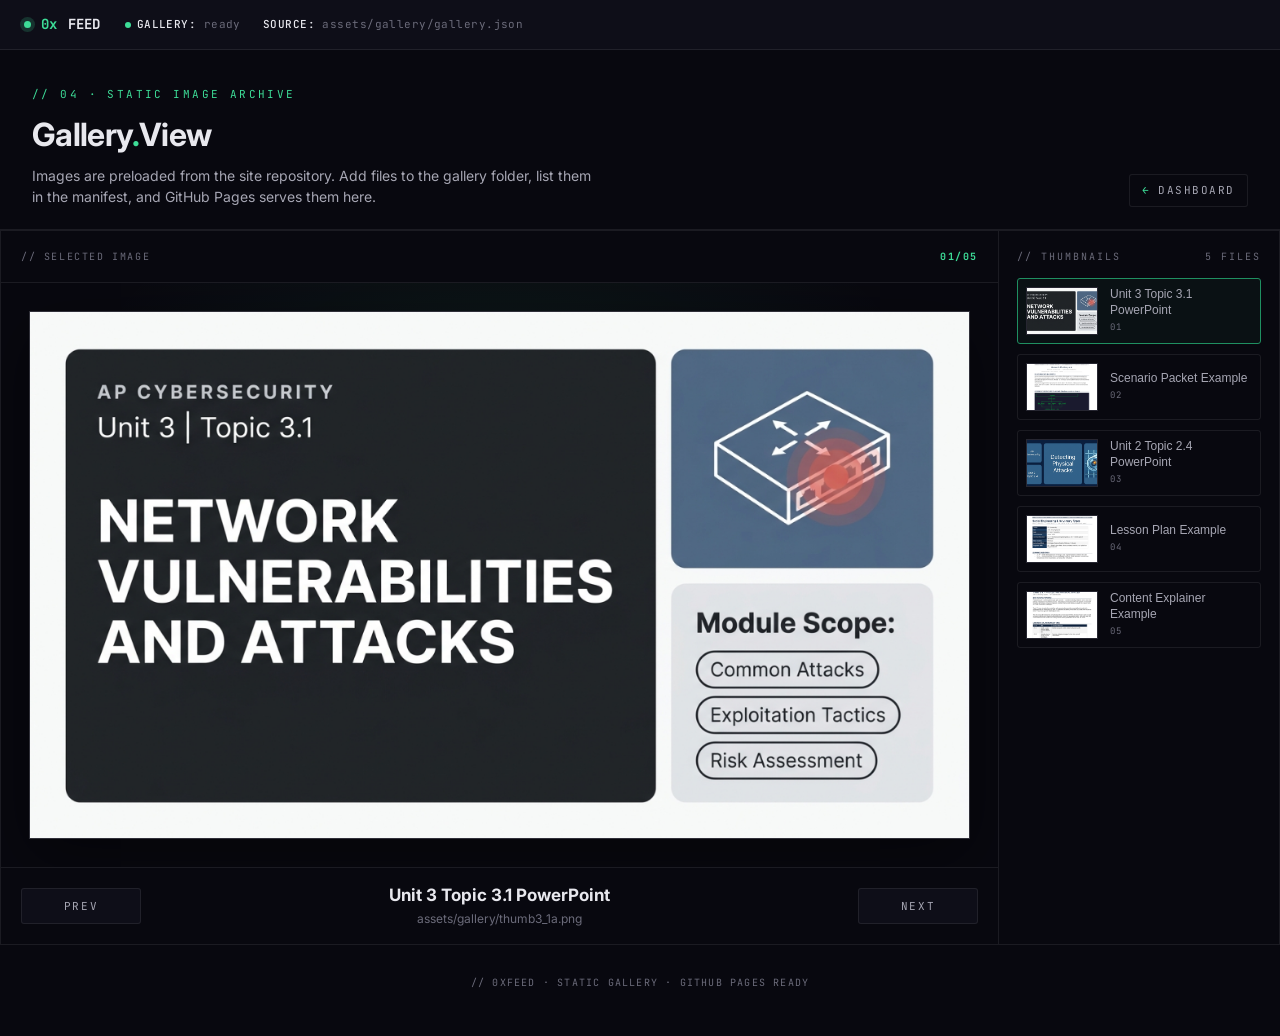
<file: gallery.html>
<!doctype html>
<html lang="en">
<head>
  <meta charset="utf-8">
  <meta name="viewport" content="width=device-width,initial-scale=1">
  <title>0xFEED // Gallery</title>
  <meta name="description" content="0xFEED static image gallery loaded from pre-uploaded files.">
  <link rel="icon" href="assets/logo.png">
  <link rel="preconnect" href="https://fonts.googleapis.com">
  <link rel="preconnect" href="https://fonts.gstatic.com" crossorigin>
  <link href="https://fonts.googleapis.com/css2?family=Inter:wght@400;500;600;700;800&family=JetBrains+Mono:wght@400;500;700&display=swap" rel="stylesheet">
  <link rel="stylesheet" href="assets/style.css">
</head>
<body>

<header class="topbar">
  <div class="brand">
    <span class="pulse" aria-hidden="true"></span>
    <span class="ox">0x</span><span class="feed">FEED</span>
  </div>
  <div class="status" role="status" aria-live="polite">
    <span><span class="dot"></span><b>GALLERY:</b>&nbsp;<span id="gallery-status">loading</span></span>
    <span><b>SOURCE:</b>&nbsp;<span>assets/gallery/gallery.json</span></span>
  </div>
</header>

<section class="page-head">
  <div class="titles">
    <p class="eyebrow">// 04 · STATIC IMAGE ARCHIVE</p>
    <h1>Gallery<span class="gn">.</span>View</h1>
    <p>Images are preloaded from the site repository. Add files to the gallery folder, list them in the manifest, and GitHub Pages serves them here.</p>
  </div>
  <a class="backbtn" href="cyber.html"><span class="ar">←</span> dashboard</a>
</section>

<main>
  <section class="gallery-shell" aria-label="Static image gallery">
    <div class="gallery-stage">
      <div class="gallery-meta">
        <span>// selected image</span>
        <span><strong id="gallery-count">00/00</strong></span>
      </div>
      <div class="gallery-view" id="gallery-view">
        <div class="gallery-empty">
          <h2>No gallery images listed yet.</h2>
          <p>Upload images into <code>assets/gallery/</code>, then add them to <code>assets/gallery/gallery.json</code>.</p>
          <code>[
  {
    "src": "assets/gallery/image-01.jpg",
    "title": "Image 1",
    "alt": "Short description of image 1"
  }
]</code>
        </div>
      </div>
      <div class="gallery-controls">
        <button class="gallery-btn" id="prev-btn" type="button" disabled>prev</button>
        <div class="gallery-title">
          <h2 id="gallery-title">Manifest empty</h2>
          <p id="gallery-caption">No upload button is shown to visitors.</p>
        </div>
        <button class="gallery-btn" id="next-btn" type="button" disabled>next</button>
      </div>
    </div>
    <aside class="gallery-rail" aria-label="Gallery thumbnails">
      <div class="lbl"><span>// thumbnails</span><span id="gallery-total">0 files</span></div>
      <div class="gallery-thumbs" id="gallery-thumbs"></div>
    </aside>
  </section>
</main>

<p class="note">// 0xFEED · static gallery · GitHub Pages ready</p>

<script>
(function () {
  const status = document.getElementById("gallery-status");
  const count = document.getElementById("gallery-count");
  const total = document.getElementById("gallery-total");
  const view = document.getElementById("gallery-view");
  const title = document.getElementById("gallery-title");
  const caption = document.getElementById("gallery-caption");
  const thumbs = document.getElementById("gallery-thumbs");
  const prev = document.getElementById("prev-btn");
  const next = document.getElementById("next-btn");
  let items = [];
  let index = 0;

  function pad(n) {
    return String(n).padStart(2, "0");
  }

  function normalize(raw) {
    if (!Array.isArray(raw)) return [];
    return raw
      .map(item => typeof item === "string" ? { src: item } : (item || {}))
      .filter(item => ["src", "file", "filename", "path", "url"].some(key => typeof item[key] === "string" && item[key].trim()))
      .map((item, i) => {
        const rawSrc = (item.src || item.file || item.filename || item.path || item.url).trim().replace(/\\/g, "/");
        const src = /^(https?:|data:|assets\/|\/)/i.test(rawSrc) ? rawSrc : "assets/gallery/" + rawSrc.replace(/^\.?\//, "");
        const fallback = src.split("/").pop() || `Image ${i + 1}`;
        return {
          src,
          title: item.title || fallback,
          alt: item.alt || item.title || fallback,
          caption: item.caption || ""
        };
      });
  }

  function createThumb(item, i) {
    const button = document.createElement("button");
    button.className = "gallery-thumb";
    button.type = "button";
    button.dataset.index = String(i);
    button.setAttribute("aria-current", "false");

    const img = document.createElement("img");
    img.src = item.src;
    img.alt = "";

    const label = document.createElement("span");
    label.textContent = item.title;

    const number = document.createElement("small");
    number.textContent = pad(i + 1);
    label.appendChild(number);

    button.append(img, label);
    return button;
  }

  function render() {
    if (!items.length) {
      status.textContent = "empty";
      count.textContent = "00/00";
      total.textContent = "0 files";
      return;
    }

    const item = items[index];
    status.textContent = "ready";
    count.textContent = `${pad(index + 1)}/${pad(items.length)}`;
    total.textContent = `${items.length} file${items.length === 1 ? "" : "s"}`;
    title.textContent = item.title;
    caption.textContent = item.caption || item.src;
    prev.disabled = items.length < 2;
    next.disabled = items.length < 2;
    view.innerHTML = "";

    const img = document.createElement("img");
    img.src = item.src;
    img.alt = item.alt;
    img.loading = "eager";
    img.onerror = function () {
      view.innerHTML = "";
      const empty = document.createElement("div");
      empty.className = "gallery-empty";
      const heading = document.createElement("h2");
      heading.textContent = "Image path not found.";
      const message = document.createElement("p");
      message.innerHTML = 'Check the file name and path in <code>assets/gallery/gallery.json</code>.';
      const path = document.createElement("code");
      path.textContent = item.src;
      empty.append(heading, message, path);
      view.appendChild(empty);
    };
    view.appendChild(img);

    Array.from(thumbs.children).forEach((button, i) => {
      button.setAttribute("aria-current", i === index ? "true" : "false");
    });
  }

  function go(delta) {
    if (!items.length) return;
    index = (index + delta + items.length) % items.length;
    render();
  }

  fetch("assets/gallery/gallery.json", { cache: "no-store" })
    .then(response => {
      if (!response.ok) throw new Error("manifest unavailable");
      return response.json();
    })
    .then(raw => {
      items = normalize(raw);
      thumbs.innerHTML = "";
      items.forEach((item, i) => thumbs.appendChild(createThumb(item, i)));
      thumbs.addEventListener("click", event => {
        const button = event.target.closest(".gallery-thumb");
        if (!button) return;
        index = Number(button.dataset.index);
        render();
      });
      render();
    })
    .catch(() => {
      status.textContent = "manifest error";
      title.textContent = "Manifest not found";
      caption.textContent = window.location.protocol === "file:"
        ? "Open this page through the local server so gallery.json can load."
        : "Create assets/gallery/gallery.json and upload it with the page.";
    });

  prev.addEventListener("click", () => go(-1));
  next.addEventListener("click", () => go(1));
  document.addEventListener("keydown", event => {
    if (event.key === "ArrowLeft") go(-1);
    if (event.key === "ArrowRight") go(1);
  });
})();
</script>

</body>
</html>
</file>
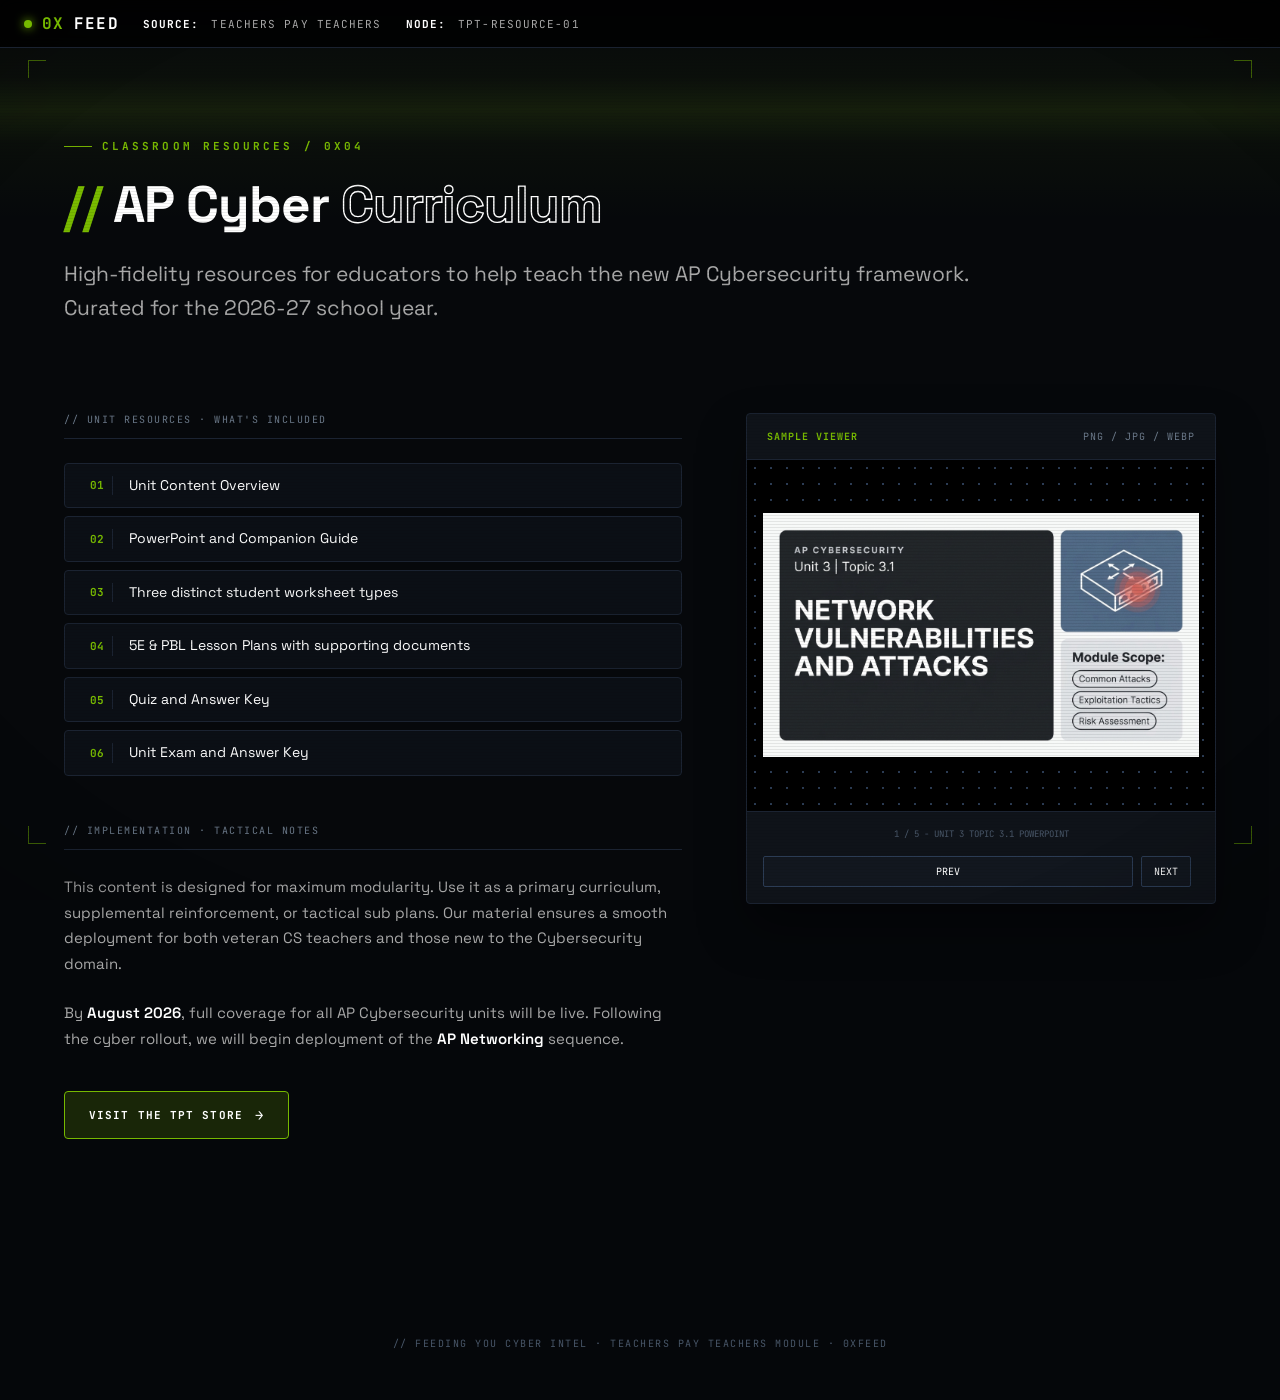
<file: tpt.html>
<!doctype html>
<html lang="en">
<head>
  <meta charset="utf-8">
  <meta name="viewport" content="width=device-width,initial-scale=1">
  <title>0xFEED // Teachers Pay Teachers</title>
  <meta name="description" content="0xFEED — AP Cybersecurity and AP Networking classroom resources on Teachers Pay Teachers.">
  <link rel="icon" href="assets/logo.png">
  <link rel="preconnect" href="https://fonts.googleapis.com">
  <link rel="preconnect" href="https://fonts.gstatic.com" crossorigin>
  <link href="https://fonts.googleapis.com/css2?family=Space+Grotesk:wght@400;600;700&family=JetBrains+Mono:wght@400;500;700&display=swap" rel="stylesheet">
  <style>
    :root {
      --nv-green:        #76b900;
      --nv-green-bright: #95e30b;
      --nv-green-soft:   rgba(118,185,0,.18);
      --teal:            #1eaedb;
      --bg:              #05070a;
      --bg-2:            #0a0e14;
      --panel:            #0e1218;
      --panel-2:         #11161e;
      --border:          #1a2230;
      --border-bright:   #2a3a52;
      --gray-3:          #a7a7a7;
      --gray-4:          #6a7888;
      --gray-5:          #485668;
      --red:              #e52020;

      --mono:    "JetBrains Mono", ui-monospace, "SF Mono", Menlo, monospace;
      --display: "Space Grotesk", Arial, Helvetica, sans-serif;
    }

    * { box-sizing: border-box; }
    html, body { margin: 0; padding: 0; min-height: 100vh; background: var(--bg); color: #fff; font-family: var(--display); -webkit-font-smoothing: antialiased; }
    
    /* BACKGROUND & EFFECTS */
    .bg-base { position: fixed; inset: 0; z-index: -2; background: radial-gradient(900px 600px at 18% 38%, rgba(118,185,0,.10), transparent 60%), radial-gradient(800px 600px at 88% 78%, rgba(30,174,219,.06), transparent 60%), linear-gradient(180deg, #04060a 0%, #070a10 60%, #04060a 100%); }
    .bg-grid { position: fixed; inset: 0; z-index: -1; pointer-events: none; background-image: linear-gradient(rgba(118,185,0,.045) 1px, transparent 1px), linear-gradient(90deg, rgba(118,185,0,.045) 1px, transparent 1px); background-size: 64px 64px; mask-image: radial-gradient(1400px 900px at 50% 50%, #000 35%, transparent 100%); -webkit-mask-image: radial-gradient(1400px 900px at 50% 50%, #000 35%, transparent 100%); }
    .fx-scanbar { position: fixed; left: 0; right: 0; height: 220px; top: 0; z-index: 100; pointer-events: none; background: linear-gradient(180deg, transparent 0%, rgba(118,185,0,.04) 35%, rgba(149,227,11,.10) 50%, rgba(118,185,0,.04) 65%, transparent 100%); mix-blend-mode: screen; animation: scanbar 9s linear infinite; }
    @keyframes scanbar { 0% { transform: translateY(-260px); } 100% { transform: translateY(110vh); } }
    .fx-crt { position: fixed; inset: 0; z-index: 101; pointer-events: none; background: repeating-linear-gradient(0deg, rgba(0,0,0,.22) 0 1px, transparent 1px 3px); opacity: .35; mix-blend-mode: multiply; }
    .fx-vignette { position: fixed; inset: 0; z-index: 102; pointer-events: none; background: radial-gradient(1500px 1000px at 50% 50%, transparent 50%, rgba(0,0,0,.75) 100%); }
    .fx-noise { position: fixed; inset: 0; z-index: 103; pointer-events: none; opacity: .05; mix-blend-mode: overlay; background-image: url("data:image/svg+xml;utf8,<svg xmlns='http://www.w3.org/2000/svg' width='160' height='160'><filter id='n'><feTurbulence type='fractalNoise' baseFrequency='0.9' numOctaves='2' stitchTiles='stitch'/><feColorMatrix values='0 0 0 0 1  0 0 0 0 1  0 0 0 0 1  0 0 0 1 0'/></filter><rect width='100%25' height='100%25' filter='url(%23n)'/></svg>"); }

    .corner { position: fixed; width: 18px; height: 18px; z-index: 10; border: 1px solid var(--nv-green); pointer-events: none; opacity: 0.5; }
    .corner.tl { top: 60px; left: 28px; border-right: 0; border-bottom: 0; }
    .corner.tr { top: 60px; right: 28px; border-left: 0; border-bottom: 0; }
    .corner.bl { bottom: 56px; left: 28px; border-right: 0; border-top: 0; }
    .corner.br { bottom: 56px; right: 28px; border-left: 0; border-top: 0; }

    /* TOPBAR */
    .topbar { position: sticky; top: 0; height: 48px; background: rgba(0,0,0,0.8); border-bottom: 1px solid var(--border); display: flex; align-items: center; padding: 0 24px; gap: 24px; font-family: var(--mono); font-size: 11px; text-transform: uppercase; letter-spacing: 0.1em; z-index: 110; backdrop-filter: blur(8px); }
    .brand { display: flex; align-items: center; gap: 10px; font-weight: 700; font-size: 16px; color: #fff; text-decoration: none; }
    .brand .ox { color: var(--nv-green); }
    .brand .feed { color: #fff; }
    .pulse { width: 8px; height: 8px; border-radius: 50%; background: var(--nv-green); box-shadow: 0 0 10px var(--nv-green); animation: blink 2s infinite; }
    @keyframes blink { 0%, 70% { opacity: 1; } 85% { opacity: 0.25; } 100% { opacity: 1; } }

    .status { display: flex; gap: 24px; color: var(--gray-3); flex: 1; }
    .status b { color: #fff; margin-right: 4px; }
    .dot { display: inline-block; width: 6px; height: 6px; border-radius: 50%; background: var(--nv-green); margin-right: 6px; }

    /* HERO */
    .hero { position: relative; padding: 80px 64px 40px; max-width: 1480px; margin: 0 auto; z-index: 10; }
    .hero .eyebrow { font-family: var(--mono); font-size: 11px; letter-spacing: 0.28em; color: var(--nv-green); font-weight: 700; text-transform: uppercase; margin-bottom: 24px; display: flex; align-items: center; gap: 10px; }
    .hero .eyebrow::before { content: ""; width: 28px; height: 1px; background: var(--nv-green); }
    .hero h1 { font-size: clamp(32px, 4vw, 52px); font-weight: 700; line-height: 1.1; margin: 0 0 24px; letter-spacing: -0.02em; }
    .hero h1 .gn { color: var(--nv-green); }
    .hero h1 .stroke { color: transparent; -webkit-text-stroke: 1.4px #fff; }
    .hero p.lede { max-width: 72ch; font-size: clamp(17px, 1.8vw, 21px); line-height: 1.6; color: var(--gray-3); margin: 0; }

    /* MAIN */
    main { position: relative; max-width: 1480px; margin: 0 auto; padding: 48px 64px 100px; z-index: 10; }
    
    .shell { display: grid; grid-template-columns: minmax(0, 1fr) minmax(320px, 470px); gap: clamp(24px, 5vw, 72px); align-items: flex-start; }

    .content-section { margin-bottom: 48px; }
    .lbl { display: flex; justify-content: space-between; align-items: center; margin-bottom: 24px; padding-bottom: 12px; border-bottom: 1px solid var(--border); font-family: var(--mono); font-size: 10px; text-transform: uppercase; letter-spacing: 0.15em; color: var(--gray-4); }

    .prose { font-size: 15px; line-height: 1.7; color: var(--gray-3); }
    .prose p { margin-bottom: 24px; }
    .prose b { color: #fff; font-weight: 600; }
    
    .unit-list { margin: 0; padding: 0; list-style: none; display: flex; flex-direction: column; gap: 8px; }
    .unit-item { display: grid; grid-template-columns: 32px 1fr; gap: 16px; padding: 12px 16px; background: var(--bg-2); border: 1px solid var(--border); border-radius: 4px; transition: all 0.2s ease; }
    .unit-item:hover { border-color: var(--nv-green); background: var(--panel); transform: translateX(4px); }
    .unit-idx { font-family: var(--mono); font-size: 11px; color: var(--nv-green); font-weight: 700; border-right: 1px solid var(--border); display: flex; align-items: center; justify-content: center; }
    .unit-text { font-size: 14px; line-height: 1.4; color: #fff; }

    .cta-row { margin-top: 40px; }
    .store-button { display: inline-flex; align-items: center; gap: 12px; padding: 14px 24px; background: var(--nv-green-soft); border: 1px solid var(--nv-green); border-radius: 4px; color: #fff; text-decoration: none; font-family: var(--mono); font-size: 11px; text-transform: uppercase; letter-spacing: 0.1em; transition: all 0.2s ease; font-weight: 700; }
    .store-button:hover { background: var(--nv-green); color: #000; transform: translateY(-2px); box-shadow: 0 0 20px rgba(118,185,0,.3); }
    .store-button .ar { font-size: 14px; }

    /* SAMPLE VIEWER CARD */
    .samples { background: var(--panel); border: 1px solid var(--border); border-radius: 4px; overflow: hidden; display: flex; flex-direction: column; box-shadow: 0 24px 48px rgba(0,0,0,0.4); }
    .samples-head { padding: 16px 20px; border-bottom: 1px solid var(--border); display: flex; justify-content: space-between; align-items: center; font-family: var(--mono); font-size: 10px; text-transform: uppercase; letter-spacing: 0.1em; color: var(--gray-4); }
    .samples-head b { color: var(--nv-green); }

    .viewer { position: relative; aspect-ratio: 4 / 3; background: #000; overflow: hidden; display: grid; place-items: center; background-image: radial-gradient(var(--border-bright) 1px, transparent 1px); background-size: 16px 16px; }
    .viewer img { width: 100%; height: 100%; object-fit: contain; display: none; padding: 16px; }
    .viewer.has-image img { display: block; }
    .viewer.has-image .empty { display: none; }
    
    .empty { max-width: 240px; padding: 20px; text-align: center; font-family: var(--mono); font-size: 10px; color: var(--gray-5); text-transform: uppercase; letter-spacing: 0.15em; line-height: 1.6; }

    .sample-controls { padding: 16px; border-top: 1px solid var(--border); display: grid; grid-template-columns: 1fr auto auto; gap: 8px; align-items: center; }
    
    .control-btn { appearance: none; border: 1px solid var(--border-bright); border-radius: 2px; background: var(--panel-2); color: #fff; font-family: var(--mono); font-size: 10px; padding: 8px 12px; cursor: pointer; text-transform: uppercase; transition: all 0.15s ease; }
    .control-btn:hover { border-color: var(--nv-green); background: var(--nv-green-soft); }
    .control-btn.primary { background: var(--nv-green-soft); border-color: var(--nv-green); font-weight: 700; color: var(--nv-green-bright); }
    .control-btn.primary:hover { background: var(--nv-green); color: #000; }

    .counter { grid-column: 1 / -1; font-family: var(--mono); font-size: 9px; color: var(--gray-5); text-transform: uppercase; margin-bottom: 8px; text-align: center; }

    input[type="file"] { position: absolute; width: 1px; height: 1px; opacity: 0; pointer-events: none; }

    @media (max-width: 1080px) {
      .hero, main { padding-left: 24px; padding-right: 24px; }
      .shell { grid-template-columns: 1fr; }
      .samples { order: -1; }
    }
  </style>
</head>
<body>

<div class="bg-base"></div>
<div class="bg-grid"></div>
<div class="fx-scanbar"></div>
<div class="fx-crt"></div>
<div class="fx-vignette"></div>
<div class="fx-noise"></div>

<span class="corner tl"></span>
<span class="corner tr"></span>
<span class="corner bl"></span>
<span class="corner br"></span>

<header class="topbar">
  <a href="index.html" class="brand">
    <span class="pulse" aria-hidden="true"></span>
    <span class="ox">0x</span><span class="feed">FEED</span>
  </a>
  <div class="status" role="status">
    <span><b>SOURCE:</b>&nbsp;TEACHERS PAY TEACHERS</span>
    <span><b>NODE:</b>&nbsp;TPT-RESOURCE-01</span>
  </div>
</header>

<section class="hero">
  <p class="eyebrow">Classroom Resources / 0x04</p>
  <h1><span class="gn">//</span> AP Cyber <span class="stroke">Curriculum</span></h1>
  <p class="lede">High-fidelity resources for educators to help teach the new AP Cybersecurity framework. Curated for the 2026-27 school year.</p>
</section>

<main>
  <div class="shell">
    <div class="content">
      
      <section class="content-section">
        <div class="lbl"><span>// unit resources · what's included</span></div>
        <ul class="unit-list">
          <li class="unit-item">
            <div class="unit-idx">01</div>
            <div class="unit-text">Unit Content Overview</div>
          </li>
          <li class="unit-item">
            <div class="unit-idx">02</div>
            <div class="unit-text">PowerPoint and Companion Guide</div>
          </li>
          <li class="unit-item">
            <div class="unit-idx">03</div>
            <div class="unit-text">Three distinct student worksheet types</div>
          </li>
          <li class="unit-item">
            <div class="unit-idx">04</div>
            <div class="unit-text">5E & PBL Lesson Plans with supporting documents</div>
          </li>
          <li class="unit-item">
            <div class="unit-idx">05</div>
            <div class="unit-text">Quiz and Answer Key</div>
          </li>
          <li class="unit-item">
            <div class="unit-idx">06</div>
            <div class="unit-text">Unit Exam and Answer Key</div>
          </li>
        </ul>
      </section>

      <section class="content-section">
        <div class="lbl"><span>// implementation · tactical notes</span></div>
        <div class="prose">
          <p>This content is designed for maximum modularity. Use it as a primary curriculum, supplemental reinforcement, or tactical sub plans. Our material ensures a smooth deployment for both veteran CS teachers and those new to the Cybersecurity domain.</p>
          <p>By <b>August 2026</b>, full coverage for all AP Cybersecurity units will be live. Following the cyber rollout, we will begin deployment of the <b>AP Networking</b> sequence.</p>
        </div>

        <div class="cta-row">
          <a class="store-button" href="https://www.teacherspayteachers.com/store/the0x-feed-presents-ap-cyber-and-ap-networking" target="_blank" rel="noopener">
            VISIT THE TPT STORE <span class="ar">→</span>
          </a>
        </div>
      </section>

    </div>

    <aside class="samples">
      <div class="samples-head">
        <b>Sample Viewer</b>
        <span>PNG / JPG / WEBP</span>
      </div>

      <div class="viewer" id="viewer">
        <img id="preview" alt="Curriculum sample preview">
        <div class="empty">
          Loading classroom resource samples from the gallery manifest.
        </div>
      </div>

      <div class="sample-controls">
        <div class="counter" id="counter">No samples loaded</div>
        <button class="control-btn" type="button" id="prevButton">Prev</button>
        <button class="control-btn" type="button" id="nextButton">Next</button>
      </div>
    </aside>
  </div>
</main>

<p style="padding:40px 64px; font-family:var(--mono); font-size:10px; color:var(--gray-5); text-transform:uppercase; letter-spacing:0.15em; text-align:center;">// feeding you cyber intel · teachers pay teachers module · 0xFEED</p>

<script>
(function init() {
  const viewer = document.getElementById('viewer');
  const preview = document.getElementById('preview');
  const counter = document.getElementById('counter');
  const prevButton = document.getElementById('prevButton');
  const nextButton = document.getElementById('nextButton');
  let samples = [];
  let current = 0;

  function render() {
    if (!samples.length) {
      viewer.classList.remove('has-image');
      preview.removeAttribute('src');
      counter.textContent = 'No samples loaded';
      return;
    }

    const sample = samples[current];
    preview.src = sample.src;
    preview.alt = sample.alt;
    viewer.classList.add('has-image');
    counter.textContent = (current + 1) + ' / ' + samples.length + ' - ' + sample.title;
  }

  function normalize(raw) {
    if (!Array.isArray(raw)) return [];
    return raw
      .map(function (item) {
        if (typeof item === 'string') return { src: item };
        return item || {};
      })
      .filter(function (item) {
        return ['src', 'file', 'filename', 'path', 'url'].some(function (key) {
          return typeof item[key] === 'string' && item[key].trim();
        });
      })
      .map(function (item, index) {
        const rawSrc = (item.src || item.file || item.filename || item.path || item.url).trim().replace(/\\/g, '/');
        const src = /^(https?:|data:|assets\/|\/)/i.test(rawSrc) ? rawSrc : 'assets/gallery/' + rawSrc.replace(/^\.?\//, '');
        const fallback = src.split('/').pop() || 'Sample ' + (index + 1);
        return {
          src: src,
          title: item.title || fallback,
          alt: item.alt || item.title || fallback
        };
      });
  }

  prevButton.addEventListener('click', function () {
    if (!samples.length) return;
    current = (current - 1 + samples.length) % samples.length;
    render();
  });

  nextButton.addEventListener('click', function () {
    if (!samples.length) return;
    current = (current + 1) % samples.length;
    render();
  });

  fetch('assets/gallery/gallery.json', { cache: 'no-store' })
    .then(function (response) {
      if (!response.ok) throw new Error('gallery manifest unavailable');
      return response.json();
    })
    .then(function (raw) {
      samples = normalize(raw);
      current = 0;
      render();
    })
    .catch(function () {
      samples = [];
      current = 0;
      render();
      counter.textContent = 'Gallery manifest unavailable';
      if (window.location.protocol === 'file:') {
        counter.textContent = 'Open with local server to load gallery.json';
      }
    });

  // subtle full-page glitch shake
  (function () {
    const root = document.documentElement;
    function pulse() {
      if (typeof root.animate === 'function') {
        root.animate([
          { filter: 'none', transform: 'translate(0,0)' },
          { filter: 'hue-rotate(8deg) contrast(1.04)', transform: 'translate(1px,-1px)' },
          { filter: 'none', transform: 'translate(-1px,0)' },
          { filter: 'none', transform: 'translate(0,0)' }
        ], { duration: 320, easing: 'steps(4)' });
      }
      setTimeout(pulse, 6000 + Math.random() * 9000);
    }
    setTimeout(pulse, 4000);
  })();
})();
</script>

</body>
</html>
</file>
<file: assets/style.css>
/* =======================================================================
   0xFEED // Ops Grid theme
   matrix green on tinted near-black, mono accents, 12-col grid
   ======================================================================= */

:root {
  --bg:          #08080F;
  --bg-2:        #0E0E18;
  --bg-3:        #13131F;
  --line:        rgba(255,255,255,.08);
  --line-2:      rgba(255,255,255,.14);
  --ink:         #E8E8EE;
  --ink-2:       #A6A6B3;
  --ink-3:       #6B6B7A;
  --green:       #3DDC97;
  --green-dim:   #1F8F61;
  --green-glow:  rgba(61,220,151,.18);
  --amber:       #F4C95D;
  --red:         #FF5E6C;
}

* { box-sizing: border-box; }

html, body {
  margin: 0;
  background: var(--bg);
  color: var(--ink);
  font-family: 'Inter', system-ui, -apple-system, Segoe UI, Roboto, sans-serif;
  font-size: 15px;
  line-height: 1.5;
  -webkit-font-smoothing: antialiased;
  text-rendering: optimizeLegibility;
}

a { color: inherit; text-decoration: none; }
img { max-width: 100%; display: block; }

/* ---------- TOP BAR -------------------------------------------------- */
.topbar {
  display: grid;
  grid-template-columns: auto 1fr auto;
  gap: 24px;
  align-items: center;
  padding: 14px 24px;
  border-bottom: 1px solid var(--line);
  background: var(--bg-2);
  position: sticky;
  top: 0;
  z-index: 50;
  backdrop-filter: blur(8px);
}
.brand {
  display: flex;
  align-items: center;
  gap: 10px;
  font-family: 'JetBrains Mono', ui-monospace, Menlo, monospace;
  font-size: 14px;
  letter-spacing: .02em;
}
.brand .ox    { color: var(--green); font-weight: 700; }
.brand .feed  { color: var(--ink); font-weight: 700; }
.brand .pulse {
  width: 7px; height: 7px;
  background: var(--green);
  border-radius: 50%;
  box-shadow: 0 0 0 4px var(--green-glow);
  animation: pulse 1.6s ease-in-out infinite;
}
@keyframes pulse {
  0%,100% { box-shadow: 0 0 0 4px var(--green-glow); }
  50%     { box-shadow: 0 0 0 8px transparent; }
}

.status {
  display: flex;
  gap: 22px;
  font-family: 'JetBrains Mono', ui-monospace, monospace;
  font-size: 11px;
  color: var(--ink-3);
  letter-spacing: .04em;
}
.status b { color: var(--ink); font-weight: 500; }
.status .dot {
  display: inline-block;
  width: 6px; height: 6px;
  background: var(--green);
  border-radius: 50%;
  margin-right: 6px;
  vertical-align: middle;
}
.status .dot.err { background: var(--red); }

.search {
  display: flex;
  align-items: center;
  gap: 8px;
  border: 1px solid var(--line);
  padding: 6px 12px;
  border-radius: 4px;
  background: var(--bg);
  min-width: 240px;
  font-family: 'JetBrains Mono', ui-monospace, monospace;
}
.search input {
  background: transparent;
  border: 0;
  outline: 0;
  color: var(--ink);
  font: inherit;
  font-size: 12px;
  flex: 1;
}
.search input::placeholder { color: var(--ink-3); }
.search .key {
  color: var(--ink-3);
  font-size: 10px;
  border: 1px solid var(--line-2);
  padding: 1px 5px;
  border-radius: 3px;
}

@media (max-width: 880px) {
  .topbar { grid-template-columns: 1fr; gap: 12px; padding: 12px 16px; }
  .status { font-size: 10px; gap: 14px; flex-wrap: wrap; }
  .search { min-width: 0; }
}

/* ---------- BACK-TO-DASHBOARD BUTTON -------------------------------- */
.backbtn {
  display: inline-flex;
  align-items: center;
  gap: 8px;
  font-family: 'JetBrains Mono', ui-monospace, monospace;
  font-size: 11px;
  letter-spacing: .14em;
  text-transform: uppercase;
  color: var(--ink-2);
  border: 1px solid var(--line);
  padding: 7px 12px;
  border-radius: 3px;
  background: var(--bg);
  transition: border-color .15s, color .15s, background .15s;
}
.backbtn:hover { color: var(--green); border-color: var(--green-dim); background: rgba(61,220,151,.04); }
.backbtn .ar { color: var(--green); }

/* ---------- 12-COL GRID --------------------------------------------- */
.grid {
  display: grid;
  grid-template-columns: repeat(12, 1fr);
  gap: 1px;
  background: var(--line);
  padding: 1px;
}
.cell {
  background: var(--bg);
  padding: 22px 24px;
  min-height: 120px;
}
.cell.span12 { grid-column: span 12; }
.cell.span9  { grid-column: span 9;  }
.cell.span8  { grid-column: span 8;  }
.cell.span6  { grid-column: span 6;  }
.cell.span4  { grid-column: span 4;  }
.cell.span3  { grid-column: span 3;  }
.cell.flush  { padding: 0; }

@media (max-width: 1100px) {
  .cell.span9, .cell.span8, .cell.span6 { grid-column: span 12; }
  .cell.span4, .cell.span3              { grid-column: span 6;  }
}
@media (max-width: 640px) {
  .cell.span4, .cell.span3 { grid-column: span 12; }
  .cell { padding: 18px 16px; }
}

/* ---------- LABELS / HEADERS ---------------------------------------- */
.lbl {
  display: flex;
  justify-content: space-between;
  align-items: center;
  gap: 12px;
  font-family: 'JetBrains Mono', ui-monospace, monospace;
  font-size: 10px;
  color: var(--ink-3);
  letter-spacing: .2em;
  text-transform: uppercase;
  margin: 0 0 14px;
}
.lbl .live { color: var(--green); }
.lbl .live::before {
  content: "●";
  margin-right: 4px;
  animation: blink 1.4s infinite;
}
@keyframes blink { 50% { opacity: .3; } }

.section-h {
  font-family: 'JetBrains Mono', ui-monospace, monospace;
  font-size: 11px;
  color: var(--green);
  letter-spacing: .2em;
  text-transform: uppercase;
  margin: 0 0 6px;
}
.section-sub {
  color: var(--ink-2);
  font-size: 13px;
  margin: 0;
  line-height: 1.55;
}

/* ---------- HUB CARDS (cyber.html) ---------------------------------- */
.hub-grid {
  display: grid;
  grid-template-columns: repeat(3, 1fr);
  gap: 1px;
  background: var(--line);
}
@media (max-width: 880px) { .hub-grid { grid-template-columns: 1fr; } }

.hub-card {
  background: var(--bg);
  padding: 28px 26px;
  display: flex;
  flex-direction: column;
  gap: 14px;
  position: relative;
  transition: background .2s;
  cursor: pointer;
}
.hub-card:hover { background: rgba(61,220,151,.04); }
.hub-card .num {
  font-family: 'JetBrains Mono', ui-monospace, monospace;
  font-size: 11px;
  color: var(--green);
  letter-spacing: .18em;
}
.hub-card h3 {
  font-size: 22px;
  font-weight: 700;
  letter-spacing: -.018em;
  margin: 0;
  color: var(--ink);
}
.hub-card p {
  font-size: 13px;
  color: var(--ink-2);
  line-height: 1.55;
  margin: 0;
}
.hub-card .meta {
  margin-top: auto;
  font-family: 'JetBrains Mono', ui-monospace, monospace;
  font-size: 10px;
  color: var(--ink-3);
  letter-spacing: .14em;
  text-transform: uppercase;
  display: flex;
  justify-content: space-between;
}
.hub-card .meta .ar { color: var(--green); }

/* ---------- ARTICLE ROWS -------------------------------------------- */
.feed-list {
  display: flex;
  flex-direction: column;
}

.art {
  display: grid;
  grid-template-columns: 140px 1fr 28px;
  gap: 18px;
  align-items: start;
  padding: 16px 0;
  border-bottom: 1px solid var(--line);
  cursor: pointer;
  transition: background .15s;
}
.art:hover                  { background: rgba(255,255,255,.015); }
.art:hover .art-ttl         { color: var(--green); }
.art:hover .art-arrow       { color: var(--green); transform: translateX(3px); }
.art:last-child             { border-bottom: 0; }

.thumb {
  width: 140px;
  height: 88px;
  background: var(--bg-3);
  border: 1px solid var(--line);
  border-radius: 3px;
  overflow: hidden;
  position: relative;
}
.thumb img {
  width: 100%; height: 100%;
  object-fit: cover;
}
.thumb.noimg {
  display: grid;
  place-items: center;
  font-family: 'JetBrains Mono', ui-monospace, monospace;
  font-size: 9px;
  color: var(--ink-3);
  letter-spacing: .14em;
  background:
    linear-gradient(var(--bg-3),var(--bg-3)),
    repeating-linear-gradient(45deg, transparent 0 8px, rgba(255,255,255,.02) 8px 9px);
}
.thumb.noimg span { background: var(--bg-3); padding: 0; }

.art-body { min-width: 0; }
.art-meta {
  font-family: 'JetBrains Mono', ui-monospace, monospace;
  font-size: 10px;
  color: var(--ink-3);
  letter-spacing: .14em;
  text-transform: uppercase;
  display: flex;
  gap: 8px;
  align-items: center;
  margin: 0 0 7px;
}
.art-meta .src { color: var(--green); }
.art-meta .dot { opacity: .5; }

.art-ttl {
  font-size: 15px;
  font-weight: 600;
  letter-spacing: -.005em;
  line-height: 1.35;
  margin: 0 0 6px;
  color: var(--ink);
  transition: color .15s;
}
.art-desc {
  font-size: 13px;
  color: var(--ink-2);
  line-height: 1.5;
  margin: 0;
}
.art-arrow {
  font-family: 'JetBrains Mono', ui-monospace, monospace;
  color: var(--ink-3);
  align-self: center;
  transition: color .15s, transform .15s;
}

@media (max-width: 640px) {
  .art { grid-template-columns: 1fr; }
  .thumb { width: 100%; height: 160px; }
  .art-arrow { display: none; }
}

/* ---------- TICKERS -------------------------------------------------- */
.tickers {
  display: grid;
  grid-template-columns: repeat(8, 1fr);
}
@media (max-width: 1100px) { .tickers { grid-template-columns: repeat(4, 1fr); } }
@media (max-width: 600px)  { .tickers { grid-template-columns: repeat(2, 1fr); } }

.tk {
  padding: 14px 16px;
  border-right: 1px solid var(--line);
  border-bottom: 1px solid var(--line);
}
.tk:last-child { border-right: 0; }
.tk .sym {
  font-family: 'JetBrains Mono', ui-monospace, monospace;
  font-size: 11px;
  color: var(--ink-3);
  letter-spacing: .12em;
}
.tk .px {
  font-family: 'JetBrains Mono', ui-monospace, monospace;
  font-size: 19px;
  color: var(--ink);
  margin: 4px 0 2px;
  letter-spacing: -.01em;
}
.tk .chg {
  font-family: 'JetBrains Mono', ui-monospace, monospace;
  font-size: 11px;
  letter-spacing: .04em;
}
.tk .chg.up { color: var(--green); }
.tk .chg.dn { color: var(--red); }

/* ---------- LOADING / EMPTY ----------------------------------------- */
.loader {
  font-family: 'JetBrains Mono', ui-monospace, monospace;
  font-size: 12px;
  color: var(--ink-3);
  letter-spacing: .12em;
  padding: 32px 0;
  text-align: center;
}
.loader::after {
  content: "";
  display: inline-block;
  width: 8px; height: 14px;
  background: var(--green);
  margin-left: 6px;
  vertical-align: -2px;
  animation: blink 1.1s infinite;
}

.empty {
  font-family: 'JetBrains Mono', ui-monospace, monospace;
  font-size: 12px;
  color: var(--ink-3);
  padding: 24px 0;
}

/* ---------- COMPETITION + ED CARDS ---------------------------------- */
.list-card {
  display: grid;
  grid-template-columns: auto 1fr auto;
  gap: 18px;
  padding: 18px 0;
  border-bottom: 1px solid var(--line);
  align-items: start;
}
.list-card:last-child { border-bottom: 0; }
.list-card .idx {
  font-family: 'JetBrains Mono', ui-monospace, monospace;
  font-size: 11px;
  color: var(--green);
  letter-spacing: .12em;
  width: 36px;
  padding-top: 2px;
}
.list-card h4 {
  font-size: 16px;
  font-weight: 600;
  letter-spacing: -.005em;
  margin: 0 0 4px;
  color: var(--ink);
}
.list-card .meta {
  font-family: 'JetBrains Mono', ui-monospace, monospace;
  font-size: 10px;
  color: var(--ink-3);
  letter-spacing: .12em;
  text-transform: uppercase;
  margin: 0 0 8px;
  display: flex;
  gap: 10px;
  flex-wrap: wrap;
}
.list-card .meta .tier {
  color: var(--green);
}
.list-card p {
  font-size: 13px;
  color: var(--ink-2);
  line-height: 1.55;
  margin: 0;
}
.list-card .visit {
  font-family: 'JetBrains Mono', ui-monospace, monospace;
  font-size: 10px;
  color: var(--ink-3);
  letter-spacing: .14em;
  text-transform: uppercase;
  border: 1px solid var(--line);
  padding: 6px 10px;
  border-radius: 3px;
  white-space: nowrap;
  align-self: center;
  transition: color .15s, border-color .15s;
}
.list-card:hover .visit { color: var(--green); border-color: var(--green-dim); }

@media (max-width: 640px) {
  .list-card { grid-template-columns: auto 1fr; }
  .list-card .visit { grid-column: 1 / -1; justify-self: start; margin-top: 6px; }
}

/* ---------- HERO (dashboard) ---------------------------------------- */
.hero {
  padding: 56px 32px 32px;
  border-bottom: 1px solid var(--line);
  background: var(--bg);
}
.hero .eyebrow {
  font-family: 'JetBrains Mono', ui-monospace, monospace;
  font-size: 11px;
  color: var(--green);
  letter-spacing: .22em;
  text-transform: uppercase;
  margin: 0 0 16px;
}
.hero h1 {
  font-size: 48px;
  font-weight: 700;
  letter-spacing: -.025em;
  line-height: 1.05;
  margin: 0 0 18px;
  max-width: 820px;
  color: var(--ink);
}
.hero h1 .gn { color: var(--green); }
.hero p {
  color: var(--ink-2);
  font-size: 16px;
  line-height: 1.55;
  max-width: 640px;
  margin: 0;
}
@media (max-width: 720px) {
  .hero { padding: 36px 18px 24px; }
  .hero h1 { font-size: 32px; }
  .hero p { font-size: 14px; }
}

/* ---------- PAGE HEAD (subpages) ------------------------------------ */
.page-head {
  display: flex;
  align-items: flex-end;
  justify-content: space-between;
  gap: 24px;
  padding: 36px 32px 22px;
  border-bottom: 1px solid var(--line);
  flex-wrap: wrap;
}
.page-head .titles h1 {
  font-size: 32px;
  font-weight: 700;
  letter-spacing: -.02em;
  margin: 8px 0 6px;
  color: var(--ink);
}
.page-head .titles h1 .gn { color: var(--green); }
.page-head .titles .eyebrow {
  font-family: 'JetBrains Mono', ui-monospace, monospace;
  font-size: 11px;
  color: var(--green);
  letter-spacing: .22em;
  text-transform: uppercase;
  margin: 0;
}
.page-head .titles p {
  color: var(--ink-2);
  font-size: 14px;
  margin: 0;
  max-width: 560px;
}
@media (max-width: 720px) {
  .page-head { padding: 24px 18px 18px; }
  .page-head .titles h1 { font-size: 24px; }
}

/* ---------- FOOTER NOTE --------------------------------------------- */
.note {
  padding: 20px 32px 36px;
  font-family: 'JetBrains Mono', ui-monospace, monospace;
  font-size: 10px;
  color: var(--ink-3);
  letter-spacing: .12em;
  text-transform: uppercase;
  text-align: center;
}

/* ---------- UTIL ---------------------------------------------------- */
.refresh-btn {
  display: inline-flex;
  align-items: center;
  gap: 6px;
  background: transparent;
  border: 1px solid var(--line);
  color: var(--ink-2);
  font: 11px/1 'JetBrains Mono', ui-monospace, monospace;
  letter-spacing: .14em;
  text-transform: uppercase;
  padding: 6px 10px;
  border-radius: 3px;
  cursor: pointer;
  transition: color .15s, border-color .15s;
}
.refresh-btn:hover { color: var(--green); border-color: var(--green-dim); }
.refresh-btn[disabled] { opacity: .4; cursor: not-allowed; }

/* ---------- STATIC GALLERY ------------------------------------------ */
.gallery-shell {
  display: grid;
  grid-template-columns: minmax(0, 1fr) 280px;
  gap: 1px;
  background: var(--line);
  padding: 1px;
}

.gallery-stage,
.gallery-rail {
  background: var(--bg);
}

.gallery-stage {
  min-height: 620px;
  display: grid;
  grid-template-rows: auto 1fr auto;
}

.gallery-meta {
  display: flex;
  align-items: center;
  justify-content: space-between;
  gap: 16px;
  padding: 18px 20px;
  border-bottom: 1px solid var(--line);
  font-family: 'JetBrains Mono', ui-monospace, monospace;
  font-size: 10px;
  letter-spacing: .16em;
  text-transform: uppercase;
  color: var(--ink-3);
}

.gallery-meta strong {
  color: var(--green);
  font-weight: 700;
}

.gallery-view {
  position: relative;
  display: grid;
  place-items: center;
  min-height: 440px;
  padding: 28px;
  overflow: hidden;
  background:
    radial-gradient(700px 360px at 50% 18%, rgba(61,220,151,.08), transparent 60%),
    var(--bg);
}

.gallery-view img {
  max-width: 100%;
  max-height: 68vh;
  object-fit: contain;
  border: 1px solid var(--line-2);
  background: var(--bg-2);
  box-shadow: 0 18px 60px rgba(0,0,0,.42);
}

.gallery-empty {
  width: min(560px, 100%);
  border: 1px solid var(--line);
  background: var(--bg-2);
  padding: 28px;
  text-align: left;
}

.gallery-empty h2 {
  margin: 0 0 10px;
  font-size: 22px;
  letter-spacing: -.01em;
}

.gallery-empty p,
.gallery-empty code {
  color: var(--ink-2);
}

.gallery-empty code {
  display: block;
  margin-top: 14px;
  font-family: 'JetBrains Mono', ui-monospace, monospace;
  font-size: 12px;
  white-space: pre-wrap;
}

.gallery-controls {
  display: flex;
  align-items: center;
  justify-content: space-between;
  gap: 12px;
  padding: 16px 20px;
  border-top: 1px solid var(--line);
}

.gallery-btn {
  display: inline-flex;
  align-items: center;
  justify-content: center;
  min-width: 120px;
  border: 1px solid var(--line);
  border-radius: 3px;
  background: var(--bg-2);
  color: var(--ink-2);
  cursor: pointer;
  font-family: 'JetBrains Mono', ui-monospace, monospace;
  font-size: 11px;
  letter-spacing: .14em;
  text-transform: uppercase;
  padding: 10px 14px;
  transition: color .15s, border-color .15s, background .15s, transform .15s;
}

.gallery-btn:hover:not(:disabled) {
  color: var(--green);
  border-color: var(--green-dim);
  background: rgba(61,220,151,.04);
}

.gallery-btn:active:not(:disabled) {
  transform: translateY(1px);
}

.gallery-btn:disabled {
  cursor: not-allowed;
  opacity: .38;
}

.gallery-title {
  min-width: 0;
  color: var(--ink);
  text-align: center;
}

.gallery-title h2 {
  margin: 0 0 4px;
  font-size: 17px;
  line-height: 1.3;
}

.gallery-title p {
  margin: 0;
  color: var(--ink-3);
  font-size: 12px;
}

.gallery-rail {
  min-height: 620px;
  padding: 18px;
}

.gallery-thumbs {
  display: grid;
  gap: 10px;
}

.gallery-thumb {
  display: grid;
  grid-template-columns: 72px 1fr;
  gap: 12px;
  align-items: center;
  width: 100%;
  padding: 8px;
  border: 1px solid var(--line);
  border-radius: 3px;
  background: transparent;
  color: var(--ink-2);
  cursor: pointer;
  text-align: left;
  transition: border-color .15s, background .15s;
}

.gallery-thumb:hover,
.gallery-thumb[aria-current="true"] {
  border-color: var(--green-dim);
  background: rgba(61,220,151,.04);
}

.gallery-thumb img {
  width: 72px;
  height: 48px;
  object-fit: cover;
  background: var(--bg-3);
  border: 1px solid var(--line);
}

.gallery-thumb span {
  display: block;
  font-size: 12px;
  line-height: 1.3;
}

.gallery-thumb small {
  display: block;
  margin-top: 4px;
  font-family: 'JetBrains Mono', ui-monospace, monospace;
  font-size: 9px;
  letter-spacing: .12em;
  color: var(--ink-3);
  text-transform: uppercase;
}

@media (max-width: 980px) {
  .gallery-shell { grid-template-columns: 1fr; }
  .gallery-stage,
  .gallery-rail { min-height: 0; }
  .gallery-thumbs { grid-template-columns: repeat(auto-fit, minmax(180px, 1fr)); }
}

@media (max-width: 640px) {
  .gallery-view { min-height: 320px; padding: 16px; }
  .gallery-controls { align-items: stretch; flex-direction: column; }
  .gallery-btn { width: 100%; }
  .gallery-title { order: -1; }
}
</file>
